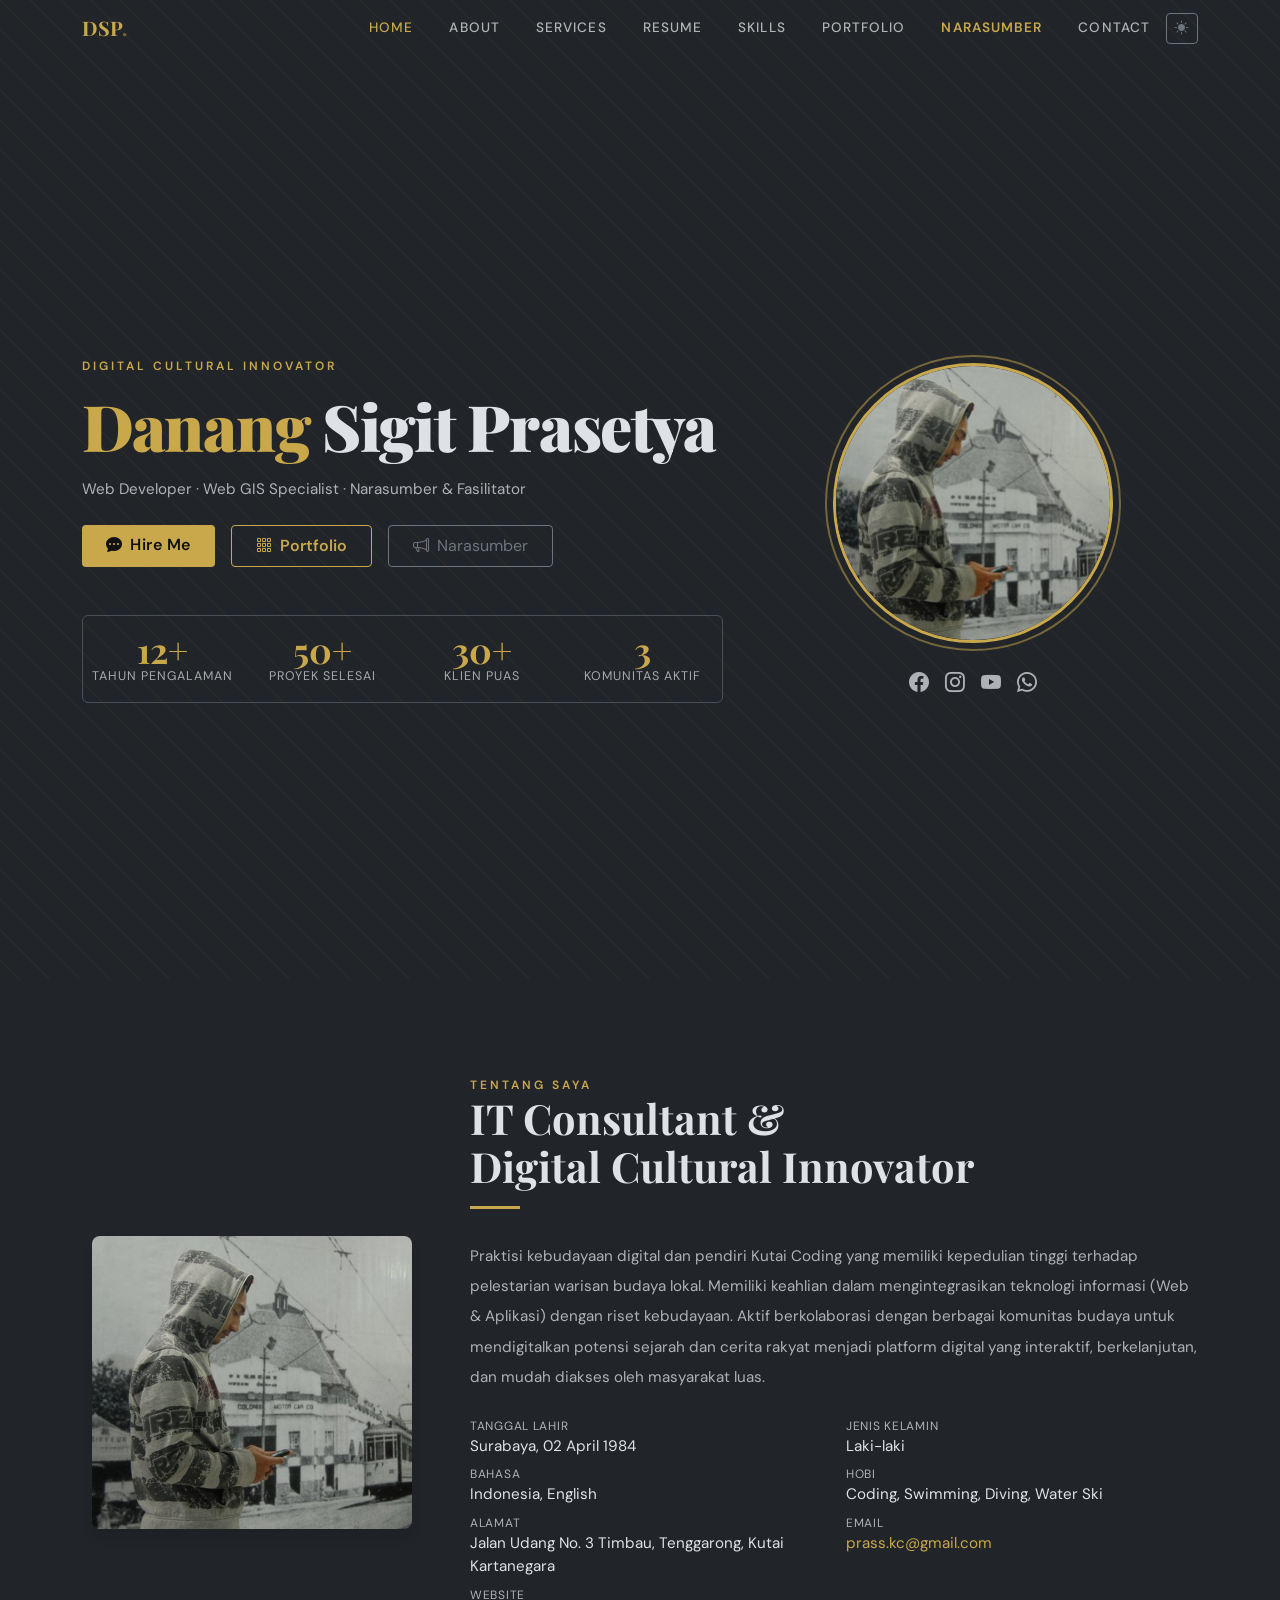
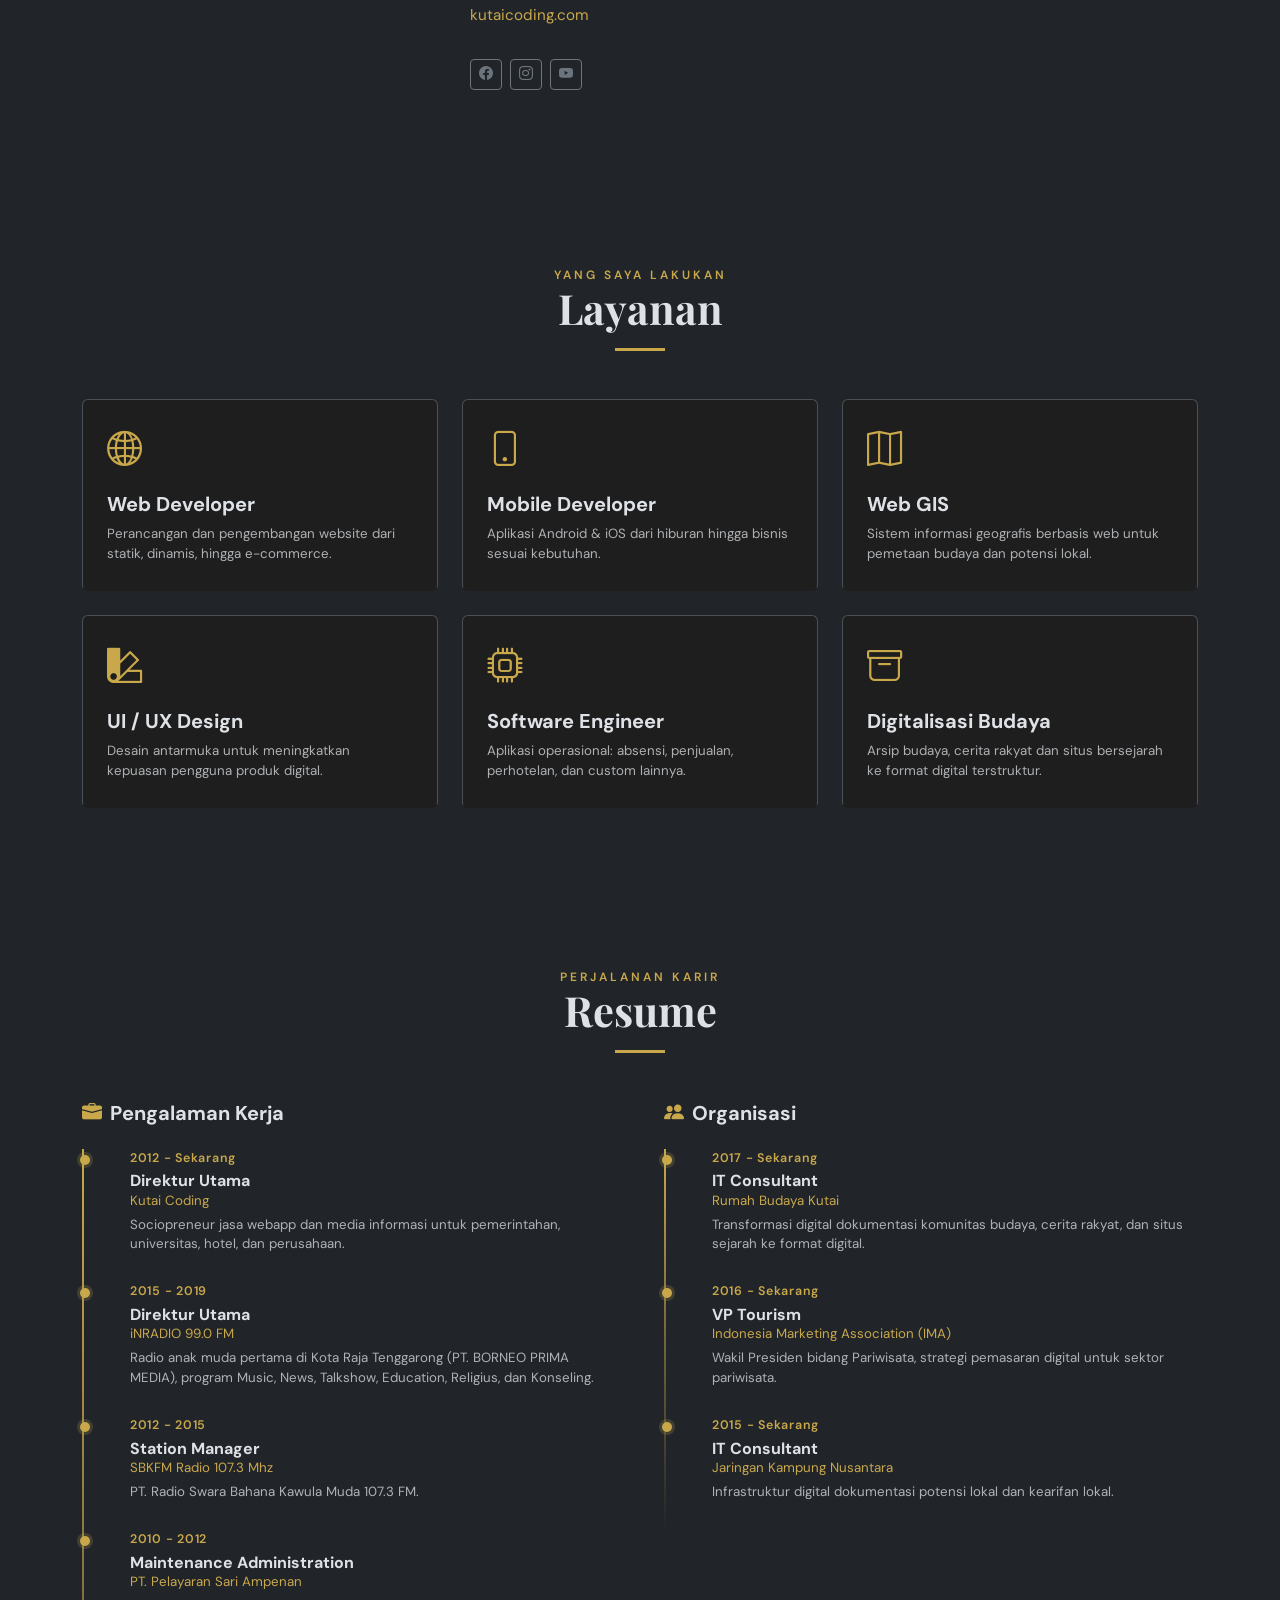
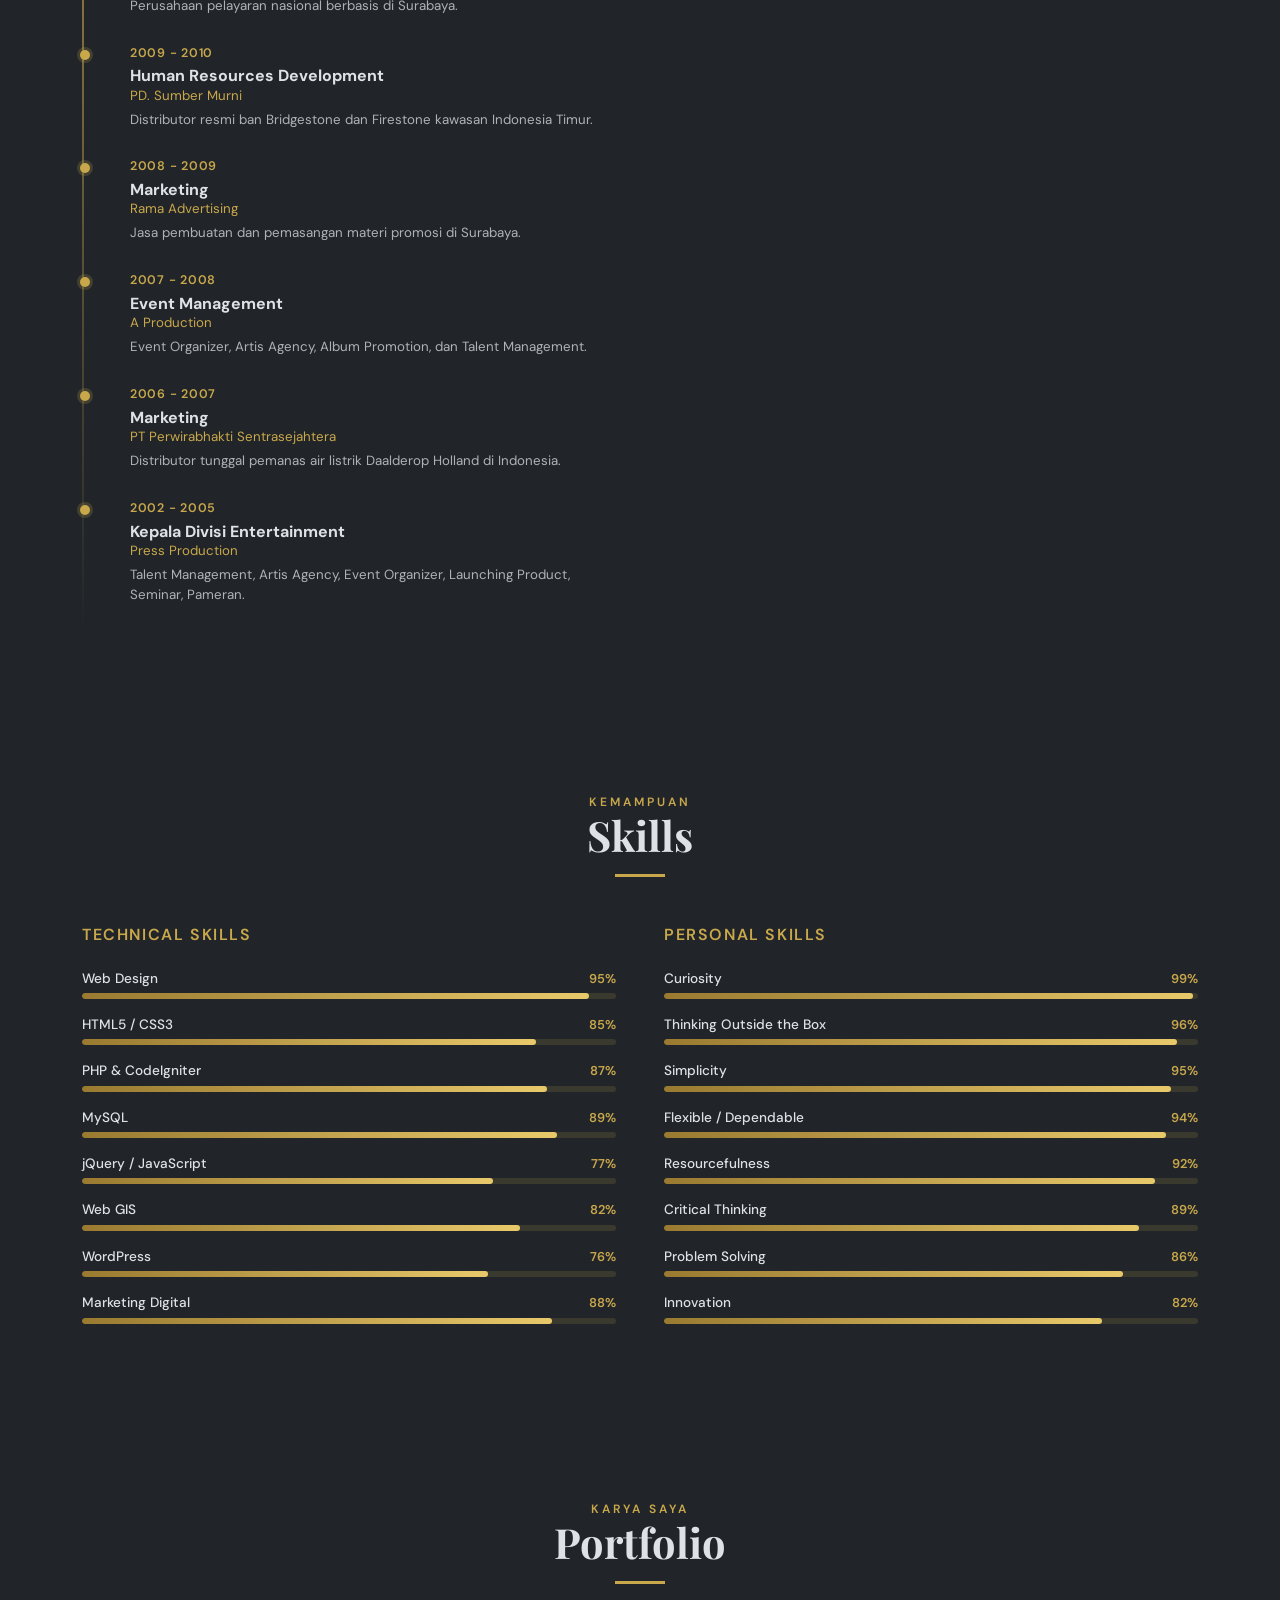
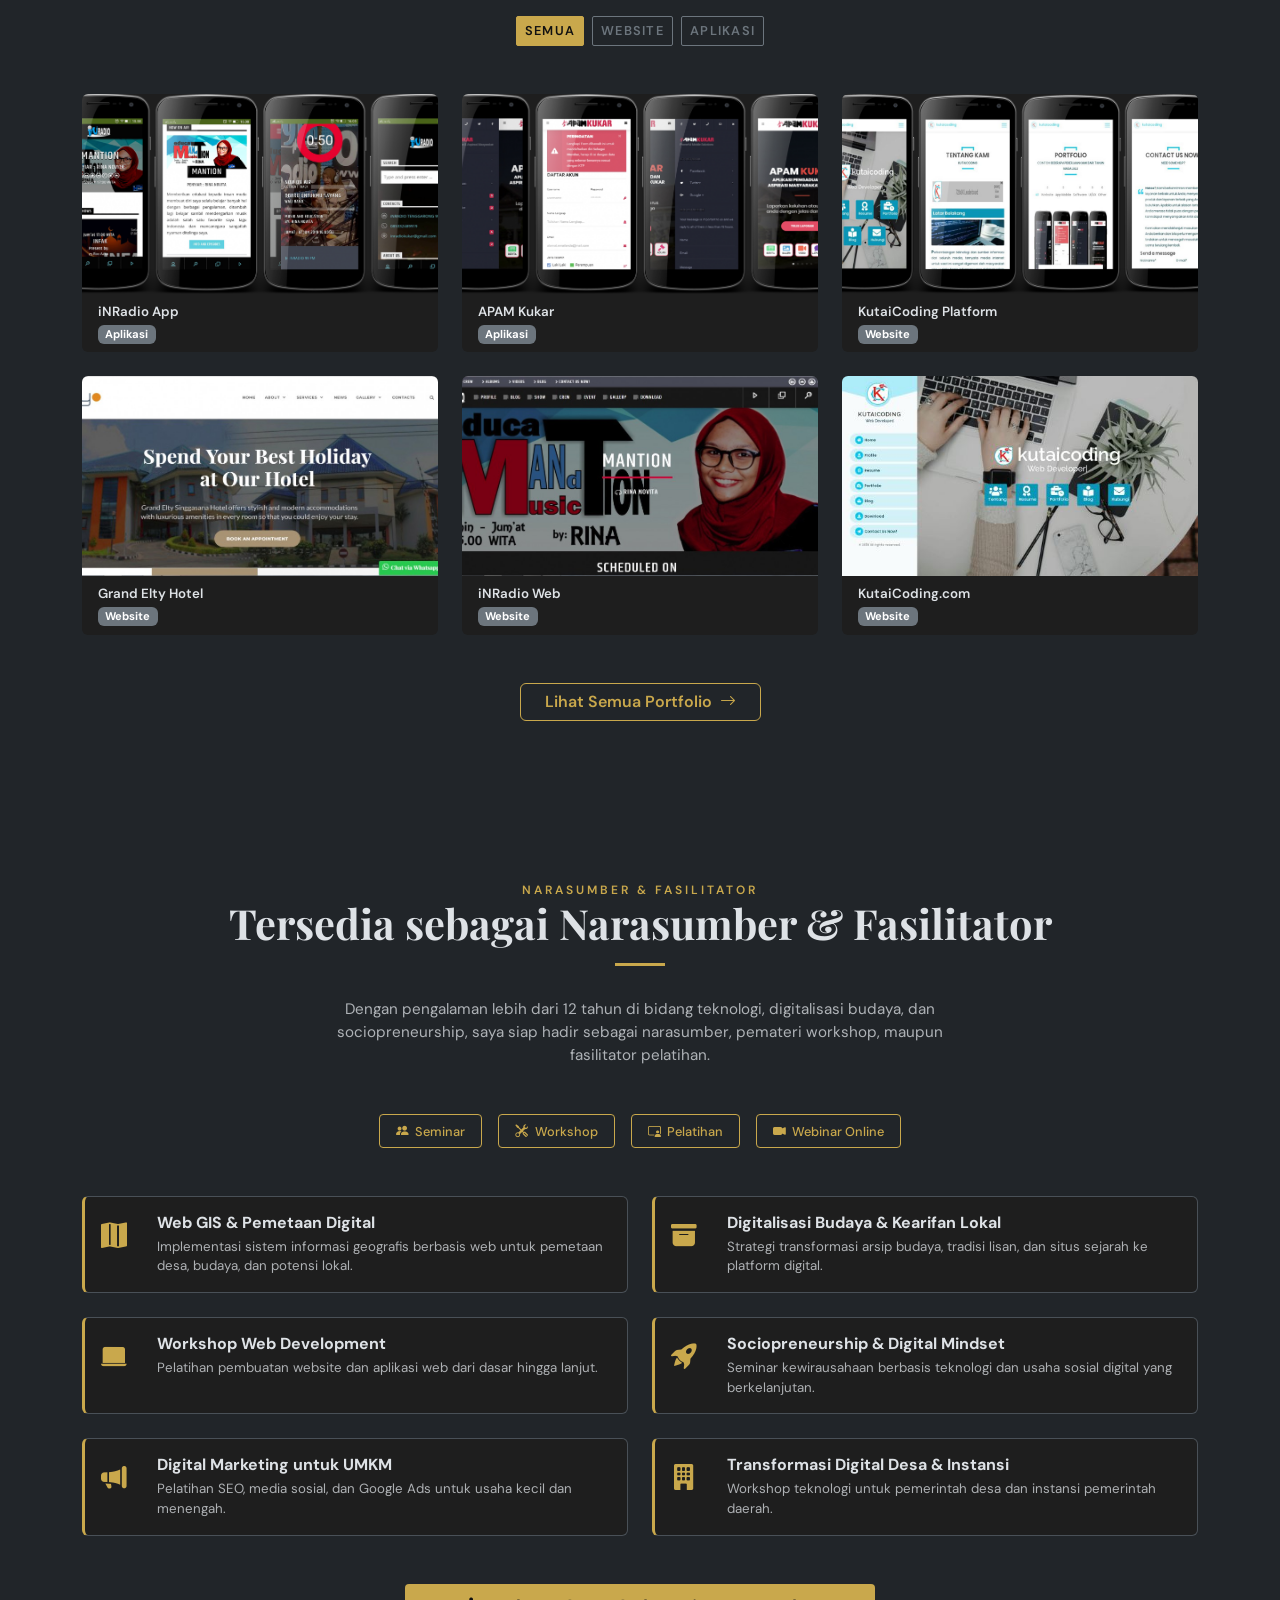
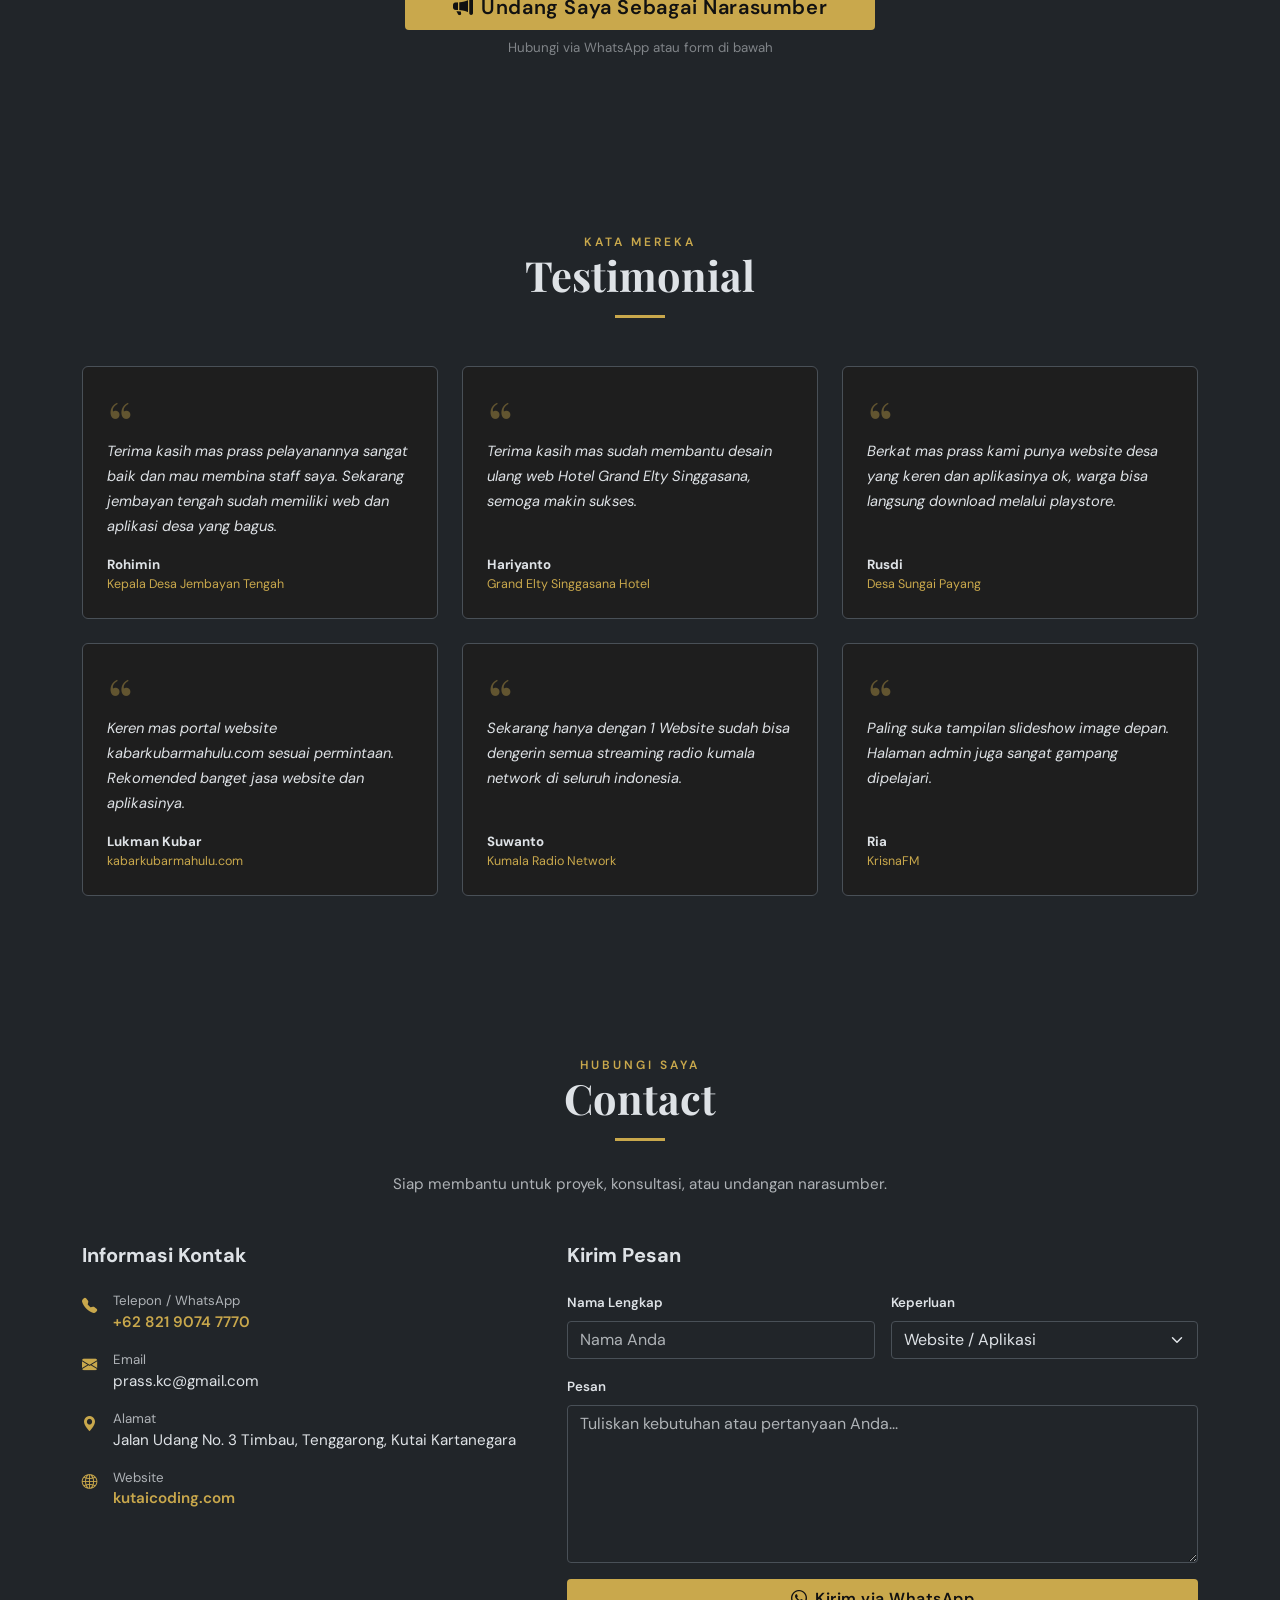
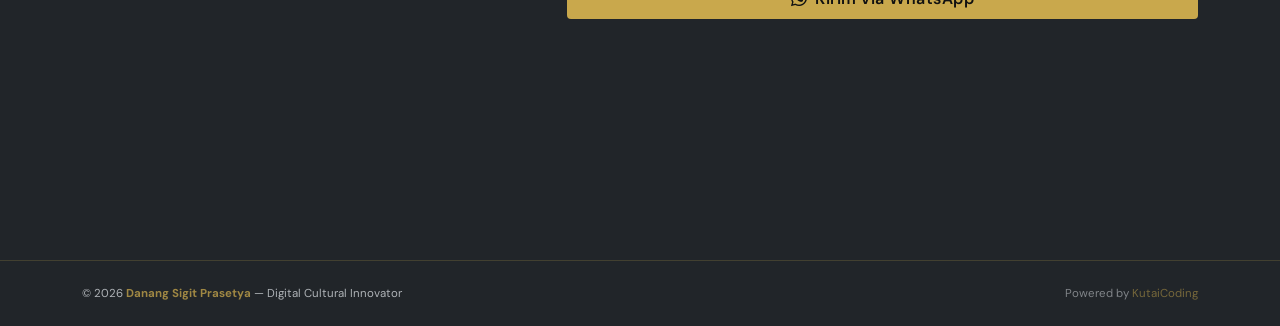
<file: index.html>
<!DOCTYPE html>
<html lang="id" data-bs-theme="dark">
    <head>
        <meta charset="UTF-8">
        <title>Danang Sigit Prasetya - Digital Cultural Innovator</title>
        <meta http-equiv="Content-Type" content="text/html; charset=UTF-8" />
        <meta http-equiv="Permissions-Policy" content="interest-cohort=()">
        <meta name="viewport" content="width=device-width, initial-scale=1.0, maximum-scale=1.0, user-scalable=no">
        <meta name="description" content="Danang Sigit Prasetya - IT Consultant, Web GIS Specialist & Digital Cultural Innovator di Tenggarong. Jasa website, aplikasi & narasumber workshop.">
        <meta name="keywords" content="Danang Sigit Prasetya, IT Consultant, Web Developer, Web GIS Specialist, Digital Cultural Innovator, Narasumber Workshop, Kutai Coding, Tenggarong, Kutai Kartanegara, Kaltim, Jasa Website, Jasa Aplikasi, Digitalisasi Budaya, Pemetaan Digital, Transformasi Digital Desa, Sociopreneurship, Rumah Budaya Kutai">
        <meta name="author" content="Danang Sigit Prasetya">
		<meta name="robots" content="all,index,follow">
		<meta http-equiv="Content-Language" content="id-ID">
		<meta NAME="Distribution" CONTENT="Global">
		<meta NAME="Rating" CONTENT="General">
		
		<!-- FAVICON -->
		<link href="images/favicon.ico" rel="shortcut icon" type="image/x-icon">
        <!-- Open Graph (Facebook, LinkedIn) -->
        <meta property="og:title" content="Danang Sigit Prasetya - Digital Cultural Innovator">
        <meta property="og:description" content="IT Consultant, Web GIS Specialist & Narasumber Workshop di Tenggarong, Kutai Kartanegara. Spesialis digitalisasi budaya dan pengembangan web.">
        <meta property="og:type" content="website">
        <meta property="og:url" content="https://prasspro.github.io/">
        <meta property="og:image" content="images/photos/prass.jpg">
        <meta property="og:locale" content="id_ID">
        
        <!-- Twitter Card -->
        <meta name="twitter:card" content="summary_large_image">
        <meta name="twitter:title" content="Danang Sigit Prasetya - Digital Cultural Innovator">
        <meta name="twitter:description" content="IT Consultant, Web GIS Specialist & Narasumber Workshop di Tenggarong.">
        <meta name="twitter:image" content="images/photos/prass.jpg">
        
        <!-- Geo Tag (penting untuk lokal SEO) -->
        <meta name="geo.region" content="ID-KI">
        <meta name="geo.placename" content="Tenggarong, Kutai Kartanegara">
        
        <!-- CSS FILES -->
        <link href="https://cdn.jsdelivr.net/npm/bootstrap@5.3.3/dist/css/bootstrap.min.css" rel="stylesheet">
        <link href="https://cdn.jsdelivr.net/npm/bootstrap-icons@1.11.3/font/bootstrap-icons.min.css" rel="stylesheet">
        <link href="https://fonts.googleapis.com/css2?family=Playfair+Display:ital,wght@0,400;0,700;0,900;1,400&family=DM+Sans:wght@300;400;500;600&display=swap" rel="stylesheet">
        <style>
            :root{--gold:#C9A84C;--gold-light:#E8C96A;--gold-dark:#9A7A30;--tr:.35s ease}
            html{scroll-behavior:smooth}
            body{font-family:'DM Sans',sans-serif;font-size:.95rem;transition:background-color var(--tr),color var(--tr)}
            h1,h2,h3,h4{font-family:'Playfair Display',serif}
            .text-gold{color:var(--gold)!important}
            .btn-gold{background:var(--gold);color:#111;border:none;font-weight:600;letter-spacing:.03em;transition:background var(--tr),transform .2s}
            .btn-gold:hover{background:var(--gold-light);color:#111;transform:translateY(-2px)}
            .btn-outline-gold{border:1.5px solid var(--gold);color:var(--gold);background:transparent;font-weight:600;transition:all var(--tr)}
            .btn-outline-gold:hover{background:var(--gold);color:#111}
            #mainNav{transition:background-color var(--tr),box-shadow var(--tr)}
            #mainNav.scrolled{box-shadow:0 2px 20px rgba(0,0,0,.15)}
            .nav-link{font-size:.85rem;letter-spacing:.08em;text-transform:uppercase;font-weight:500;transition:color var(--tr)}
            .nav-link:hover,.nav-link.active{color:var(--gold)!important}
            #home{min-height:100vh;position:relative;overflow:hidden}
            .hero-pattern{position:absolute;inset:0;opacity:.04;background-image:repeating-linear-gradient(45deg,var(--gold) 0,var(--gold) 1px,transparent 0,transparent 50%);background-size:30px 30px;pointer-events:none}
            .hero-photo-wrap{position:relative;display:inline-block}
            .hero-photo-wrap::before{content:'';position:absolute;inset:-8px;border:2px solid var(--gold);border-radius:50%;opacity:.5;animation:pulse-ring 3s ease-in-out infinite}
            @keyframes pulse-ring{0%,100%{transform:scale(1);opacity:.5}50%{transform:scale(1.04);opacity:.9}}
            .hero-photo{width:280px;height:280px;object-fit:cover;object-position:top;border:3px solid var(--gold)}
            .hero-name{font-size:clamp(2rem,6vw,4rem);font-weight:900;line-height:1.1;letter-spacing:-.02em}
            .section-label{font-size:.75rem;letter-spacing:.25em;text-transform:uppercase;font-weight:600;color:var(--gold)}
            .section-title{font-size:clamp(1.8rem,4vw,2.6rem);font-weight:700;line-height:1.15}
            .section-divider{width:50px;height:3px;background:var(--gold);margin:1rem 0 2rem}
            .stat-num{font-family:'Playfair Display',serif;font-size:2.2rem;font-weight:700;color:var(--gold);line-height:1}
            .stat-label{font-size:.78rem;letter-spacing:.08em;text-transform:uppercase;opacity:.7}
            .service-card{transition:transform var(--tr);border-bottom:3px solid transparent!important}
            .service-card:hover{transform:translateY(-6px);border-bottom-color:var(--gold)!important}
            .service-icon{font-size:2.2rem;color:var(--gold)}
            .timeline{position:relative;padding-left:1.5rem}
            .timeline::before{content:'';position:absolute;left:0;top:0;bottom:0;width:2px;background:linear-gradient(to bottom,var(--gold),transparent)}
            .timeline-item{position:relative;padding-left:1.5rem;padding-bottom:1.75rem}
            .timeline-item::before{content:'';position:absolute;left:-1.6rem;top:6px;width:10px;height:10px;border-radius:50%;background:var(--gold);box-shadow:0 0 0 3px rgba(201,168,76,.2)}
            .timeline-period{font-size:.78rem;letter-spacing:.06em;color:var(--gold);font-weight:600}
            .skill-bar .progress{height:6px;border-radius:3px;background:rgba(201,168,76,.15)}
            .skill-bar .progress-bar{background:linear-gradient(90deg,var(--gold-dark),var(--gold-light));border-radius:3px;width:0%;transition:width 1.2s ease}
            .skill-name{font-size:.85rem;font-weight:500}
            .skill-val{font-size:.8rem;color:var(--gold);font-weight:600}
            .filter-btn{font-size:.8rem;letter-spacing:.1em;text-transform:uppercase;font-weight:600;border-radius:2px}
            .filter-btn.active{background:var(--gold)!important;color:#111!important;border-color:var(--gold)!important}
            .portfolio-card{overflow:hidden;cursor:pointer}
            .portfolio-card img{transition:transform .5s ease;height:200px;object-fit:cover;width:100%}
            .portfolio-card:hover img{transform:scale(1.08)}
            .portfolio-overlay{position:absolute;inset:0;background:rgba(0,0,0,.7);display:flex;flex-direction:column;align-items:center;justify-content:center;opacity:0;transition:opacity var(--tr)}
            .portfolio-card:hover .portfolio-overlay{opacity:1}
            .speaker-topic-card{border-left:3px solid var(--gold)!important;transition:transform var(--tr)}
            .speaker-topic-card:hover{transform:translateX(6px)}
            .speaker-topic-icon{font-size:1.6rem;color:var(--gold);width:40px;flex-shrink:0}
            .format-badge{border:1.5px solid var(--gold);color:var(--gold);font-size:.8rem;border-radius:4px;padding:.4rem 1rem;display:inline-flex;align-items:center;gap:.4rem;font-weight:500}
            .testimonial-card::before{content:'\201C';font-family:'Playfair Display',serif;font-size:4rem;color:var(--gold);line-height:1;opacity:.4;display:block;margin-bottom:-1rem}
            .testimonial-card blockquote{font-style:italic;font-size:.92rem;line-height:1.7}
            .contact-info-item i{color:var(--gold);font-size:1.1rem;width:24px}
            footer{font-size:.82rem;border-top:1px solid rgba(201,168,76,.2)}
            footer a{color:var(--gold);text-decoration:none}
            .reveal{opacity:0;transform:translateY(30px);transition:opacity .7s ease,transform .7s ease}
            .reveal.visible{opacity:1;transform:translateY(0)}
            [data-bs-theme="dark"] .service-card{background:#1e1e1e}
            [data-bs-theme="dark"] .portfolio-card{background:#1e1e1e}
            [data-bs-theme="dark"] .speaker-topic-card{background:#1e1e1e}
            [data-bs-theme="dark"] .testimonial-card{background:#1e1e1e}
            [data-bs-theme="dark"] #mainNav.scrolled{background-color:#121212!important}
            [data-bs-theme="light"] .service-card,[data-bs-theme="light"] .portfolio-card,
            [data-bs-theme="light"] .speaker-topic-card,[data-bs-theme="light"] .testimonial-card{background:#fff}
            [data-bs-theme="light"] #mainNav.scrolled{background-color:#fff!important}
            @media(max-width:768px){.hero-photo{width:180px;height:180px}.hero-name{font-size:2rem}}
        </style>
    </head>
    <body>
        
        <!-- NAVBAR -->
        <nav id="mainNav" class="navbar navbar-expand-lg fixed-top">
            <div class="container">
                <a class="navbar-brand fw-bold text-gold" style="font-family:'Playfair Display',serif" href="#home">DSP<span class="opacity-50">.</span></a>
                <div class="d-flex align-items-center gap-2 order-lg-last">
                    <button id="themeToggle" class="btn btn-sm btn-outline-secondary px-2"><i class="bi bi-sun-fill"></i></button>
                    <button class="navbar-toggler border-0" type="button" data-bs-toggle="collapse" data-bs-target="#navMenu"><span class="navbar-toggler-icon"></span></button>
                </div>
                <div class="collapse navbar-collapse" id="navMenu">
                    <ul class="navbar-nav ms-auto gap-lg-1 py-3 py-lg-0">
                        <li class="nav-item"><a class="nav-link px-3" href="#home">Home</a></li>
                        <li class="nav-item"><a class="nav-link px-3" href="#about">About</a></li>
                        <li class="nav-item"><a class="nav-link px-3" href="#services">Services</a></li>
                        <li class="nav-item"><a class="nav-link px-3" href="#resume">Resume</a></li>
                        <li class="nav-item"><a class="nav-link px-3" href="#skills">Skills</a></li>
                        <li class="nav-item"><a class="nav-link px-3" href="#portfolio">Portfolio</a></li>
                        <li class="nav-item"><a class="nav-link px-3 text-gold fw-semibold" href="#speaker">Narasumber</a></li>
                        <li class="nav-item"><a class="nav-link px-3" href="#contact">Contact</a></li>
                    </ul>
                </div>
            </div>
        </nav>
        
        <!-- HERO -->
        <section id="home" class="d-flex align-items-center">
            <div class="hero-pattern"></div>
            <div class="container position-relative" style="padding-top:80px">
                <div class="row align-items-center min-vh-100">
                    <div class="col-lg-7 order-2 order-lg-1 text-center text-lg-start">
                        <p class="section-label mb-3">Digital Cultural Innovator</p>
                        <h1 class="hero-name mb-3" id="heroName"></h1>
                        <p class="opacity-75 mb-4" id="heroSubtitle"></p>
                        <div class="d-flex flex-wrap gap-3 justify-content-center justify-content-lg-start mb-5">
                            <a href="#contact" class="btn btn-gold px-4 py-2 rounded-1"><i class="bi bi-chat-dots-fill me-2"></i>Hire Me</a>
                            <a href="#portfolio" class="btn btn-outline-gold px-4 py-2 rounded-1"><i class="bi bi-grid-3x3-gap me-2"></i>Portfolio</a>
                            <a href="#speaker" class="btn btn-outline-secondary px-4 py-2 rounded-1"><i class="bi bi-megaphone me-2"></i>Narasumber</a>
                        </div>
                        <div class="row row-cols-4 g-0 border rounded-2 overflow-hidden" id="heroStats"></div>
                    </div>
                    <div class="col-lg-5 order-1 order-lg-2 text-center mb-5 mb-lg-0">
                        <div class="hero-photo-wrap mx-auto d-inline-block">
                            <img id="heroPhoto" src="" alt="" class="hero-photo rounded-circle">
                        </div>
                        <div class="mt-4 d-flex justify-content-center gap-3">
                            <a href="https://facebook.com/prasspro" target="_blank" class="text-muted fs-5"><i class="bi bi-facebook"></i></a>
                            <a href="https://instagram.com/prasskc" target="_blank" class="text-muted fs-5"><i class="bi bi-instagram"></i></a>
                            <a href="https://youtube.com/prasspro" target="_blank" class="text-muted fs-5"><i class="bi bi-youtube"></i></a>
                            <a href="https://api.whatsapp.com/send?phone=6282190747770" target="_blank" class="text-muted fs-5"><i class="bi bi-whatsapp"></i></a>
                        </div>
                    </div>
                </div>
            </div>
        </section>
        
        <!-- ABOUT -->
        <section id="about" class="py-5" style="padding-top:6rem!important;padding-bottom:6rem!important">
            <div class="container">
                <div class="row g-5 align-items-center">
                    <div class="col-lg-4 text-center reveal">
                        <img id="aboutPhoto" src="" alt="" class="img-fluid rounded-3 shadow" style="max-width:320px;filter:grayscale(20%)">
                    </div>
                    <div class="col-lg-8">
                        <div class="reveal">
                            <div class="section-label">Tentang Saya</div>
                            <h2 class="section-title">IT Consultant &amp;<br>Digital Cultural Innovator</h2>
                            <div class="section-divider"></div>
                            <p class="opacity-75 lh-lg mb-4" id="aboutBioLong"></p>
                        </div>
                        <div class="row mb-4" id="aboutInfo"></div>
                        <div id="aboutSocial"></div>
                    </div>
                </div>
            </div>
        </section>
        
        <!-- SERVICES -->
        <section id="services" class="py-5" style="padding-top:5rem!important;padding-bottom:5rem!important">
            <div class="container">
                <div class="text-center mb-5 reveal">
                    <div class="section-label">Yang Saya Lakukan</div>
                    <h2 class="section-title">Layanan</h2>
                    <div class="section-divider mx-auto"></div>
                </div>
                <div class="row g-4" id="servicesGrid"></div>
            </div>
        </section>
        
        <!-- RESUME -->
        <section id="resume" class="py-5" style="padding-top:5rem!important;padding-bottom:5rem!important">
            <div class="container">
                <div class="text-center mb-5 reveal">
                    <div class="section-label">Perjalanan Karir</div>
                    <h2 class="section-title">Resume</h2>
                    <div class="section-divider mx-auto"></div>
                </div>
                <div class="row g-5">
                    <div class="col-lg-6">
                        <h5 class="fw-bold mb-4 reveal"><i class="bi bi-briefcase-fill text-gold me-2"></i>Pengalaman Kerja</h5>
                        <div class="timeline" id="workTimeline"></div>
                    </div>
                    <div class="col-lg-6">
                        <h5 class="fw-bold mb-4 reveal"><i class="bi bi-people-fill text-gold me-2"></i>Organisasi</h5>
                        <div class="timeline mb-5" id="orgTimeline"></div>
                        <h5 class="fw-bold mb-4 reveal d-none"><i class="bi bi-mortarboard-fill text-gold me-2"></i>Pendidikan</h5>
                        <div class="timeline d-none" id="eduTimeline"></div>
                    </div>
                </div>
            </div>
        </section>
        
        <!-- SKILLS -->
        <section id="skills" class="py-5" style="padding-top:5rem!important;padding-bottom:5rem!important">
            <div class="container">
                <div class="text-center mb-5 reveal">
                    <div class="section-label">Kemampuan</div>
                    <h2 class="section-title">Skills</h2>
                    <div class="section-divider mx-auto"></div>
                </div>
                <div class="row g-5">
                    <div class="col-lg-6">
                        <h6 class="text-gold fw-semibold mb-4 text-uppercase" style="letter-spacing:.1em">Technical Skills</h6>
                        <div id="skillsWork"></div>
                    </div>
                    <div class="col-lg-6">
                        <h6 class="text-gold fw-semibold mb-4 text-uppercase" style="letter-spacing:.1em">Personal Skills</h6>
                        <div id="skillsPersonal"></div>
                    </div>
                </div>
            </div>
        </section>
        
        <!-- PORTFOLIO -->
        <section id="portfolio" class="py-5" style="padding-top:5rem!important;padding-bottom:5rem!important">
            <div class="container">
                <div class="text-center mb-5 reveal">
                    <div class="section-label">Karya Saya</div>
                    <h2 class="section-title">Portfolio</h2>
                    <div class="section-divider mx-auto"></div>
                    <div class="d-flex justify-content-center gap-2 flex-wrap mt-3">
                        <button class="btn btn-sm btn-outline-secondary filter-btn active" data-filter="all">Semua</button>
                        <button class="btn btn-sm btn-outline-secondary filter-btn" data-filter="website">Website</button>
                        <button class="btn btn-sm btn-outline-secondary filter-btn" data-filter="aplikasi">Aplikasi</button>
                    </div>
                </div>
                <div class="row g-4" id="portfolioGrid"></div>
                <div class="text-center mt-5 reveal">
                    <a href="https://kutaicoding.com/portfolio" target="_blank" class="btn btn-outline-gold px-4">Lihat Semua Portfolio <i class="bi bi-arrow-right ms-1"></i></a>
                </div>
            </div>
        </section>
        
        <!-- SPEAKER -->
        <section id="speaker" class="py-5" style="padding-top:5rem!important;padding-bottom:5rem!important">
            <div class="container">
                <div class="text-center mb-5 reveal">
                    <div class="section-label">Narasumber &amp; Fasilitator</div>
                    <h2 class="section-title" id="speakerHeadline"></h2>
                    <div class="section-divider mx-auto"></div>
                    <p class="opacity-75 mx-auto" style="max-width:640px" id="speakerDesc"></p>
                </div>
                <div class="d-flex justify-content-center flex-wrap gap-3 mb-5 reveal" id="speakerFormats"></div>
                <div class="row g-4 mb-5" id="speakerTopics"></div>
                <div class="text-center reveal">
                    <button id="speakerCta" class="btn btn-gold btn-lg px-5 rounded-1">
                        <i class="bi bi-megaphone-fill me-2"></i>Undang Saya Sebagai Narasumber
                    </button>
                    <p class="small opacity-50 mt-2">Hubungi via WhatsApp atau form di bawah</p>
                </div>
            </div>
        </section>
        
        <!-- TESTIMONIALS -->
        <section id="testimonials" class="py-5" style="padding-top:5rem!important;padding-bottom:5rem!important">
            <div class="container">
                <div class="text-center mb-5 reveal">
                    <div class="section-label">Kata Mereka</div>
                    <h2 class="section-title">Testimonial</h2>
                    <div class="section-divider mx-auto"></div>
                </div>
                <div class="row g-4" id="testimonialsGrid"></div>
            </div>
        </section>
        
        <!-- CONTACT -->
        <section id="contact" class="py-5" style="padding-top:5rem!important;padding-bottom:5rem!important">
            <div class="container">
                <div class="text-center mb-5 reveal">
                    <div class="section-label">Hubungi Saya</div>
                    <h2 class="section-title">Contact</h2>
                    <div class="section-divider mx-auto"></div>
                    <p class="opacity-75">Siap membantu untuk proyek, konsultasi, atau undangan narasumber.</p>
                </div>
                <div class="row g-5 align-items-start">
                    <div class="col-lg-5 reveal">
                        <h5 class="fw-bold mb-4">Informasi Kontak</h5>
                        <div class="d-flex flex-column gap-3 mb-4">
                            <div class="d-flex align-items-start gap-3">
                                <i class="bi bi-telephone-fill mt-1 text-gold"></i>
                                <div><div class="small text-muted">Telepon / WhatsApp</div>
                                <a href="https://api.whatsapp.com/send?phone=6282190747770" target="_blank" class="text-gold text-decoration-none fw-semibold" id="contactPhone"></a></div>
                            </div>
                            <div class="d-flex align-items-start gap-3">
                                <i class="bi bi-envelope-fill mt-1 text-gold"></i>
                                <div><div class="small text-muted">Email</div><span id="contactEmail"></span></div>
                            </div>
                            <div class="d-flex align-items-start gap-3">
                                <i class="bi bi-geo-alt-fill mt-1 text-gold"></i>
                                <div><div class="small text-muted">Alamat</div><span id="contactAddress"></span></div>
                            </div>
                            <div class="d-flex align-items-start gap-3">
                                <i class="bi bi-globe2 mt-1 text-gold"></i>
                                <div><div class="small text-muted">Website</div>
                                <a href="https://kutaicoding.com" target="_blank" class="text-gold text-decoration-none fw-semibold" id="contactWeb"></a></div>
                            </div>
                        </div>
                        <div class="ratio ratio-16x9 rounded-2 overflow-hidden">
                            <iframe src="https://maps.google.com/maps?q=Tenggarong+Kutai+Kartanegara&output=embed" allowfullscreen loading="lazy" style="border:0;filter:grayscale(.4)"></iframe>
                        </div>
                    </div>
                    <div class="col-lg-7 reveal">
                        <h5 class="fw-bold mb-4">Kirim Pesan</h5>
                        <div class="row g-3">
                            <div class="col-sm-6">
                                <label class="form-label small fw-semibold">Nama Lengkap</label>
                                <input type="text" id="cName" class="form-control rounded-1" placeholder="Nama Anda">
                            </div>
                            <div class="col-sm-6">
                                <label class="form-label small fw-semibold">Keperluan</label>
                                <select id="cSubject" class="form-select rounded-1">
                                    <option>Website / Aplikasi</option>
                                    <option>Konsultasi IT</option>
                                    <option>Web GIS</option>
                                    <option>Undangan Narasumber / Workshop</option>
                                    <option>Digitalisasi Budaya</option>
                                    <option>Lainnya</option>
                                </select>
                            </div>
                            <div class="col-12">
                                <label class="form-label small fw-semibold">Pesan</label>
                                <textarea id="cMsg" class="form-control rounded-1" rows="6" placeholder="Tuliskan kebutuhan atau pertanyaan Anda..."></textarea>
                            </div>
                            <div class="col-12">
                                <button id="sendWa" class="btn btn-gold w-100 py-2 rounded-1 fw-semibold">
                                    <i class="bi bi-whatsapp me-2"></i>Kirim via WhatsApp
                                </button>
                            </div>
                        </div>
                    </div>
                </div>
            </div>
        </section>
        
        <!-- FOOTER -->
        <footer class="py-4 text-center">
            <div class="container">
                <div class="d-flex flex-column flex-md-row justify-content-between align-items-center gap-2">
                    <div class="opacity-75 small">&copy; <span id="footerYear"></span> <strong class="text-gold">Danang Sigit Prasetya</strong> — Digital Cultural Innovator</div>
                    <div class="small opacity-50">Powered by <a href="https://kutaicoding.com" target="_blank">KutaiCoding</a></div>
                </div>
            </div>
        </footer>
        
        <script src="https://cdn.jsdelivr.net/npm/bootstrap@5.3.3/dist/js/bootstrap.bundle.min.js"></script>
        <script>
            // ===== DATA =====
            const DATA = {
                profile:{
                    name:"Danang Sigit Prasetya",
                    subtitle:"Web Developer · Web GIS Specialist · Narasumber & Fasilitator",
                    photo:"images/photos/prass2.jpg",
                    bio_long:"Praktisi kebudayaan digital dan pendiri Kutai Coding yang memiliki kepedulian tinggi terhadap pelestarian warisan budaya lokal. Memiliki keahlian dalam mengintegrasikan teknologi informasi (Web & Aplikasi) dengan riset kebudayaan. Aktif berkolaborasi dengan berbagai komunitas budaya untuk mendigitalkan potensi sejarah dan cerita rakyat menjadi platform digital yang interaktif, berkelanjutan, dan mudah diakses oleh masyarakat luas.",
                    dob:"02 April 1984", gender:"Laki-laki", birthplace:"Surabaya",
                    languages:"Indonesia, English", hobbies:"Coding, Swimming, Diving, Water Ski",
                    address:"Jalan Udang No. 3 Timbau, Tenggarong, Kutai Kartanegara",
                    phone:"+62 821 9074 7770", whatsapp:"6282190747770",
                    email:"prass.kc@gmail.com", website:"https://kutaicoding.com",
                    social:{facebook:"https://facebook.com/prasspro",instagram:"https://instagram.com/prasskc",youtube:"https://youtube.com/prasspro"},
                    stats:[{label:"Tahun Pengalaman",value:"12+"},{label:"Proyek Selesai",value:"50+"},{label:"Klien Puas",value:"30+"},{label:"Komunitas Aktif",value:"3"}]
                },
                services:[
                {icon:"bi-globe2",title:"Web Developer",desc:"Perancangan dan pengembangan website dari statik, dinamis, hingga e-commerce."},
                {icon:"bi-phone",title:"Mobile Developer",desc:"Aplikasi Android & iOS dari hiburan hingga bisnis sesuai kebutuhan."},
                {icon:"bi-map",title:"Web GIS",desc:"Sistem informasi geografis berbasis web untuk pemetaan budaya dan potensi lokal."},
                {icon:"bi-palette2",title:"UI / UX Design",desc:"Desain antarmuka untuk meningkatkan kepuasan pengguna produk digital."},
                {icon:"bi-cpu",title:"Software Engineer",desc:"Aplikasi operasional: absensi, penjualan, perhotelan, dan custom lainnya."},
                {icon:"bi-archive",title:"Digitalisasi Budaya",desc:"Arsip budaya, cerita rakyat dan situs bersejarah ke format digital terstruktur."}
                ],
                experience:[
                {period:"2012 - Sekarang",title:"Direktur Utama",company:"Kutai Coding",desc:"Sociopreneur jasa webapp dan media informasi untuk pemerintahan, universitas, hotel, dan perusahaan."},
                {period:"2015 - 2019",title:"Direktur Utama",company:"iNRADIO 99.0 FM",desc:"Radio anak muda pertama di Kota Raja Tenggarong (PT. BORNEO PRIMA MEDIA), program Music, News, Talkshow, Education, Religius, dan Konseling."},
                {period:"2012 - 2015",title:"Station Manager",company:"SBKFM Radio 107.3 Mhz",desc:"PT. Radio Swara Bahana Kawula Muda 107.3 FM."},
                {period:"2010 - 2012",title:"Maintenance Administration",company:"PT. Pelayaran Sari Ampenan",desc:"Perusahaan pelayaran nasional berbasis di Surabaya."},
                {period:"2009 - 2010",title:"Human Resources Development",company:"PD. Sumber Murni",desc:"Distributor resmi ban Bridgestone dan Firestone kawasan Indonesia Timur."},
                {period:"2008 - 2009",title:"Marketing",company:"Rama Advertising",desc:"Jasa pembuatan dan pemasangan materi promosi di Surabaya."},
                {period:"2007 - 2008",title:"Event Management",company:"A Production",desc:"Event Organizer, Artis Agency, Album Promotion, dan Talent Management."},
                {period:"2006 - 2007",title:"Marketing",company:"PT Perwirabhakti Sentrasejahtera",desc:"Distributor tunggal pemanas air listrik Daalderop Holland di Indonesia."},
                {period:"2002 - 2005",title:"Kepala Divisi Entertainment",company:"Press Production",desc:"Talent Management, Artis Agency, Event Organizer, Launching Product, Seminar, Pameran."}
                ],
                organization:[
                {period:"2017 - Sekarang",title:"IT Consultant",company:"Rumah Budaya Kutai",desc:"Transformasi digital dokumentasi komunitas budaya, cerita rakyat, dan situs sejarah ke format digital."},
                {period:"2016 - Sekarang",title:"VP Tourism",company:"Indonesia Marketing Association (IMA)",desc:"Wakil Presiden bidang Pariwisata, strategi pemasaran digital untuk sektor pariwisata."},
                {period:"2015 - Sekarang",title:"IT Consultant",company:"Jaringan Kampung Nusantara",desc:"Infrastruktur digital dokumentasi potensi lokal dan kearifan lokal."}
                ],
                education:[{period:"1999 - 2002",school:"SMA PGRI 8 Surabaya",major:"Ilmu Pengetahuan Sosial (IPS)",desc:"Lulus jurusan IPS"}],
                skills_work:[
                {name:"Web Design",value:95},{name:"HTML5 / CSS3",value:85},{name:"PHP & CodeIgniter",value:87},
                {name:"MySQL",value:89},{name:"jQuery / JavaScript",value:77},{name:"Web GIS",value:82},
                {name:"WordPress",value:76},{name:"Marketing Digital",value:88}
                ],
                skills_personal:[
                {name:"Curiosity",value:99},{name:"Thinking Outside the Box",value:96},{name:"Simplicity",value:95},
                {name:"Flexible / Dependable",value:94},{name:"Resourcefulness",value:92},
                {name:"Critical Thinking",value:89},{name:"Problem Solving",value:86},{name:"Innovation",value:82}
                ],
                portfolio:[
                {title:"iNRadio App",category:"aplikasi",img:"images/photos/app_radio.png",link:"https://kutaicoding.com/portfolio",desc:"Aplikasi mobile streaming radio iNRADIO Tenggarong"},
                {title:"APAM Kukar",category:"aplikasi",img:"images/photos/app_apam.png",link:"https://kutaicoding.com/portfolio",desc:"Aplikasi Pelayanan Administrasi Masyarakat Kutai Kartanegara"},
                {title:"KutaiCoding Platform",category:"website",img:"images/photos/kutaicodf.png",link:"https://kutaicoding.com",desc:"Platform komunitas pengembang teknologi lokal Kutai"},
                {title:"Grand Elty Hotel",category:"website",img:"images/photos/eltyhotel.jpg",link:"https://kutaicoding.com/portfolio",desc:"Website Hotel Grand Elty Singgasana Tenggarong"},
                {title:"iNRadio Web",category:"website",img:"images/photos/webinradio.jpg",link:"https://inradio.co.id",desc:"Website dan streaming platform inradio.co.id"},
                {title:"KutaiCoding.com",category:"website",img:"images/photos/kutaicod.jpg",link:"https://kutaicoding.com",desc:"Redesign website utama kutaicoding.com"}
                ],
                speaker:{
                    headline:"Tersedia sebagai Narasumber & Fasilitator",
                    desc:"Dengan pengalaman lebih dari 12 tahun di bidang teknologi, digitalisasi budaya, dan sociopreneurship, saya siap hadir sebagai narasumber, pemateri workshop, maupun fasilitator pelatihan.",
                    topics:[
                    {icon:"bi-map-fill",title:"Web GIS & Pemetaan Digital",desc:"Implementasi sistem informasi geografis berbasis web untuk pemetaan desa, budaya, dan potensi lokal."},
                    {icon:"bi-archive-fill",title:"Digitalisasi Budaya & Kearifan Lokal",desc:"Strategi transformasi arsip budaya, tradisi lisan, dan situs sejarah ke platform digital."},
                    {icon:"bi-laptop-fill",title:"Workshop Web Development",desc:"Pelatihan pembuatan website dan aplikasi web dari dasar hingga lanjut."},
                    {icon:"bi-rocket-takeoff-fill",title:"Sociopreneurship & Digital Mindset",desc:"Seminar kewirausahaan berbasis teknologi dan usaha sosial digital yang berkelanjutan."},
                    {icon:"bi-megaphone-fill",title:"Digital Marketing untuk UMKM",desc:"Pelatihan SEO, media sosial, dan Google Ads untuk usaha kecil dan menengah."},
                    {icon:"bi-building-fill",title:"Transformasi Digital Desa & Instansi",desc:"Workshop teknologi untuk pemerintah desa dan instansi pemerintah daerah."}
                    ],
                    formats:[{icon:"bi-people-fill",label:"Seminar"},{icon:"bi-tools",label:"Workshop"},{icon:"bi-person-video3",label:"Pelatihan"},{icon:"bi-camera-video-fill",label:"Webinar Online"}]
                },
                testimonials:[
                {name:"Rohimin",role:"Kepala Desa Jembayan Tengah",text:"Terima kasih mas prass pelayanannya sangat baik dan mau membina staff saya. Sekarang jembayan tengah sudah memiliki web dan aplikasi desa yang bagus."},
                {name:"Hariyanto",role:"Grand Elty Singgasana Hotel",text:"Terima kasih mas sudah membantu desain ulang web Hotel Grand Elty Singgasana, semoga makin sukses."},
                {name:"Rusdi",role:"Desa Sungai Payang",text:"Berkat mas prass kami punya website desa yang keren dan aplikasinya ok, warga bisa langsung download melalui playstore."},
                {name:"Lukman Kubar",role:"kabarkubarmahulu.com",text:"Keren mas portal website kabarkubarmahulu.com sesuai permintaan. Rekomended banget jasa website dan aplikasinya."},
                {name:"Suwanto",role:"Kumala Radio Network",text:"Sekarang hanya dengan 1 Website sudah bisa dengerin semua streaming radio kumala network di seluruh indonesia."},
                {name:"Ria",role:"KrisnaFM",text:"Paling suka tampilan slideshow image depan. Halaman admin juga sangat gampang dipelajari."}
                ]
            };
            
            // ===== UTILS =====
            function g(id){ return document.getElementById(id); }
            function set(id, fn){
                var e = g(id);
                if(e) fn(e);
            }
            
            // ===== THEME =====
            function initTheme(){
                var t = localStorage.getItem('dsp-theme') || 'dark';
                document.documentElement.setAttribute('data-bs-theme', t);
                setIcon(t);
            }
            function setIcon(t){
                set('themeToggle', function(b){
                    b.innerHTML = t==='dark' ? '<i class="bi bi-sun-fill"></i>' : '<i class="bi bi-moon-fill"></i>';
                });
            }
            g('themeToggle').addEventListener('click', function(){
                var cur = document.documentElement.getAttribute('data-bs-theme');
                var nxt = cur==='dark' ? 'light' : 'dark';
                document.documentElement.setAttribute('data-bs-theme', nxt);
                localStorage.setItem('dsp-theme', nxt);
                setIcon(nxt);
            });
            
            // ===== NAVBAR =====
            window.addEventListener('scroll', function(){
                g('mainNav').classList.toggle('scrolled', window.scrollY > 60);
            }, {passive:true});
            document.querySelectorAll('section[id]').forEach(function(sec){
                new IntersectionObserver(function(entries){
                    entries.forEach(function(e){
                        if(e.isIntersecting){
                            document.querySelectorAll('.nav-link[href^="#"]').forEach(function(l){ l.classList.remove('active'); });
                            var a = document.querySelector('.nav-link[href="#'+e.target.id+'"]');
                            if(a) a.classList.add('active');
                        }
                    });
                },{threshold:0.4}).observe(sec);
            });
            document.querySelectorAll('.nav-link').forEach(function(l){
                l.addEventListener('click', function(){
                    var c = document.querySelector('.navbar-collapse');
                    if(c && c.classList.contains('show')) g('navMenu').previousElementSibling.click();
                });
            });
            
            // ===== REVEAL =====
            var revealIO = new IntersectionObserver(function(entries){
                entries.forEach(function(e){
                    if(e.isIntersecting){ e.target.classList.add('visible'); revealIO.unobserve(e.target); }
                });
            },{threshold:0.1});
            
            // ===== SKILL BARS =====
            new IntersectionObserver(function(entries){
                entries.forEach(function(e){
                    if(e.isIntersecting){
                        e.target.querySelectorAll('.progress-bar').forEach(function(b){ b.style.width = b.getAttribute('data-width')+'%'; });
                    }
                });
            },{threshold:0.2}).observe(g('skills'));
            
            // ===== PORTFOLIO FILTER =====
            document.querySelectorAll('.filter-btn').forEach(function(btn){
                btn.addEventListener('click', function(){
                    document.querySelectorAll('.filter-btn').forEach(function(b){ b.classList.remove('active'); });
                    btn.classList.add('active');
                    var f = btn.getAttribute('data-filter');
                    document.querySelectorAll('.pf-item').forEach(function(item){
                        item.style.display = (f==='all' || item.getAttribute('data-cat')===f) ? '' : 'none';
                    });
                });
            });
            
            // ===== RENDER HERO =====
            set('heroName', function(e){
                e.innerHTML = DATA.profile.name.split(' ').map(function(w,i){
                    return i===0 ? '<span class="text-gold">'+w+'</span>' : ' '+w;
                }).join('');
            });
            set('heroSubtitle', function(e){ e.textContent = DATA.profile.subtitle; });
            set('heroPhoto', function(e){ e.src = DATA.profile.photo; e.alt = DATA.profile.name; });
            set('heroStats', function(e){
                e.innerHTML = DATA.profile.stats.map(function(s){
                    return '<div class="stat-item text-center col py-3"><div class="stat-num">'+s.value+'</div><div class="stat-label">'+s.label+'</div></div>';
                }).join('');
            });
            
            // ===== RENDER ABOUT =====
            set('aboutPhoto', function(e){ e.src = DATA.profile.photo; e.alt = DATA.profile.name; });
            set('aboutBioLong', function(e){ e.textContent = DATA.profile.bio_long; });
            set('aboutInfo', function(e){
                var rows = [
                ['Tanggal Lahir', DATA.profile.birthplace+', '+DATA.profile.dob],
                ['Jenis Kelamin', DATA.profile.gender],
                ['Bahasa', DATA.profile.languages],
                ['Hobi', DATA.profile.hobbies],
                ['Alamat', DATA.profile.address],
                ['Email', '<a href="mailto:'+DATA.profile.email+'" class="text-gold text-decoration-none">'+DATA.profile.email+'</a>'],
                ['Website', '<a href="'+DATA.profile.website+'" target="_blank" class="text-gold text-decoration-none">kutaicoding.com</a>']
                ];
                e.innerHTML = rows.map(function(r){
                    return '<div class="col-sm-6 mb-2"><small class="text-muted d-block" style="font-size:.75rem;letter-spacing:.06em;text-transform:uppercase">'+r[0]+'</small><span>'+r[1]+'</span></div>';
                }).join('');
            });
            set('aboutSocial', function(e){
                e.innerHTML = '<a href="'+DATA.profile.social.facebook+'" target="_blank" class="btn btn-outline-secondary btn-sm me-2"><i class="bi bi-facebook"></i></a>'
                +'<a href="'+DATA.profile.social.instagram+'" target="_blank" class="btn btn-outline-secondary btn-sm me-2"><i class="bi bi-instagram"></i></a>'
                +'<a href="'+DATA.profile.social.youtube+'" target="_blank" class="btn btn-outline-secondary btn-sm"><i class="bi bi-youtube"></i></a>';
            });
            
            // ===== RENDER SERVICES =====
            set('servicesGrid', function(e){
                e.innerHTML = DATA.services.map(function(s){
                    return '<div class="col-md-6 col-lg-4 reveal"><div class="card service-card h-100 border p-4"><i class="bi '+s.icon+' service-icon mb-3"></i><h5 class="fw-bold mb-2">'+s.title+'</h5><p class="mb-0 small opacity-75">'+s.desc+'</p></div></div>';
                }).join('');
                e.querySelectorAll('.reveal').forEach(function(el){ revealIO.observe(el); });
            });
            
            // ===== RENDER TIMELINE =====
            function renderTimeline(id, items, f1, f2){
                set(id, function(e){
                    e.innerHTML = items.map(function(i){
                        return '<div class="timeline-item reveal"><div class="timeline-period mb-1">'+i.period+'</div><h6 class="fw-bold mb-0">'+i[f1]+'</h6><div class="small text-gold mb-1">'+i[f2]+'</div><p class="small mb-0 opacity-75">'+i.desc+'</p></div>';
                    }).join('');
                    e.querySelectorAll('.reveal').forEach(function(el){ revealIO.observe(el); });
                });
            }
            renderTimeline('workTimeline', DATA.experience, 'title', 'company');
            renderTimeline('orgTimeline', DATA.organization, 'title', 'company');
            renderTimeline('eduTimeline', DATA.education, 'school', 'major');
            
            // ===== RENDER SKILLS =====
            function skillHTML(arr){
                return arr.map(function(s){
                    return '<div class="skill-bar mb-3 reveal"><div class="d-flex justify-content-between mb-1"><span class="skill-name">'+s.name+'</span><span class="skill-val">'+s.value+'%</span></div><div class="progress"><div class="progress-bar" data-width="'+s.value+'"></div></div></div>';
                }).join('');
            }
            set('skillsWork', function(e){
                e.innerHTML = skillHTML(DATA.skills_work);
                e.querySelectorAll('.reveal').forEach(function(el){ revealIO.observe(el); });
            });
            set('skillsPersonal', function(e){
                e.innerHTML = skillHTML(DATA.skills_personal);
                e.querySelectorAll('.reveal').forEach(function(el){ revealIO.observe(el); });
            });
            
            // ===== RENDER PORTFOLIO =====
            set('portfolioGrid', function(e){
                e.innerHTML = DATA.portfolio.map(function(p){
                    return '<div class="col-sm-6 col-lg-4 pf-item reveal" data-cat="'+p.category+'">'
                    +'<div class="card portfolio-card border-0 position-relative">'
                    +'<img src="'+p.img+'" alt="'+p.title+'" loading="lazy">'
                    +'<div class="portfolio-overlay rounded"><h6 class="text-white fw-bold mb-1">'+p.title+'</h6>'
                    +'<small class="text-white-50 mb-3 d-block">'+p.desc+'</small>'
                    +'<a href="'+p.link+'" target="_blank" class="btn btn-gold btn-sm">Lihat Proyek</a></div>'
                    +'<div class="card-body py-2 px-3"><div class="fw-semibold small">'+p.title+'</div>'
                    +'<span class="badge bg-secondary" style="font-size:.7rem;text-transform:capitalize">'+p.category+'</span></div>'
                    +'</div></div>';
                }).join('');
                e.querySelectorAll('.reveal').forEach(function(el){ revealIO.observe(el); });
            });
            
            // ===== RENDER SPEAKER =====
            set('speakerHeadline', function(e){ e.textContent = DATA.speaker.headline; });
            set('speakerDesc', function(e){ e.textContent = DATA.speaker.desc; });
            set('speakerFormats', function(e){
                e.innerHTML = DATA.speaker.formats.map(function(f){
                    return '<div class="format-badge"><i class="bi '+f.icon+'"></i> '+f.label+'</div>';
                }).join('');
            });
            set('speakerTopics', function(e){
                e.innerHTML = DATA.speaker.topics.map(function(t){
                    return '<div class="col-md-6 reveal"><div class="card speaker-topic-card h-100 border p-3 d-flex flex-row gap-3 align-items-start">'
                    +'<i class="bi '+t.icon+' speaker-topic-icon mt-1"></i>'
                    +'<div><h6 class="fw-bold mb-1">'+t.title+'</h6><p class="small mb-0 opacity-75">'+t.desc+'</p></div>'
                    +'</div></div>';
                }).join('');
                e.querySelectorAll('.reveal').forEach(function(el){ revealIO.observe(el); });
            });
            set('speakerCta', function(btn){
                btn.addEventListener('click', function(){
                    g('contact').scrollIntoView({behavior:'smooth'});
                    g('cSubject').value = 'Undangan Narasumber / Workshop';
                });
            });
            
            // ===== RENDER TESTIMONIALS =====
            set('testimonialsGrid', function(e){
                e.innerHTML = DATA.testimonials.map(function(t){
                    return '<div class="col-md-6 col-lg-4 reveal"><div class="card testimonial-card border h-100 p-4">'
                    +'<blockquote class="mb-3">'+t.text+'</blockquote>'
                    +'<div class="mt-auto"><div class="fw-bold small">'+t.name+'</div>'
                    +'<div class="text-gold" style="font-size:.78rem">'+t.role+'</div></div>'
                    +'</div></div>';
                }).join('');
                e.querySelectorAll('.reveal').forEach(function(el){ revealIO.observe(el); });
            });
            
            // ===== RENDER CONTACT =====
            set('contactPhone', function(e){ e.textContent = DATA.profile.phone; });
            set('contactEmail', function(e){ e.textContent = DATA.profile.email; });
            set('contactAddress', function(e){ e.textContent = DATA.profile.address; });
            set('contactWeb', function(e){ e.textContent = 'kutaicoding.com'; });
            set('footerYear', function(e){ e.textContent = new Date().getFullYear(); });
            
            // ===== WHATSAPP FORM =====
            set('sendWa', function(btn){
                btn.addEventListener('click', function(){
                    var name = g('cName').value.trim();
                    var subj = g('cSubject').value;
                    var msg  = g('cMsg').value.trim();
                    if(!name || !msg){ alert('Mohon isi nama dan pesan.'); return; }
                    var txt = encodeURIComponent('Halo Mas Prass!\n\nNama: '+name+'\nKeperluan: '+subj+'\n\nPesan:\n'+msg);
                    window.open('https://api.whatsapp.com/send?phone='+DATA.profile.whatsapp+'&text='+txt, '_blank');
                });
            });
            
            // ===== OBSERVE static .reveal =====
            document.querySelectorAll('.reveal').forEach(function(el){ revealIO.observe(el); });
            
            // init theme
            initTheme();
        </script>
    </body>
</html>
</file>
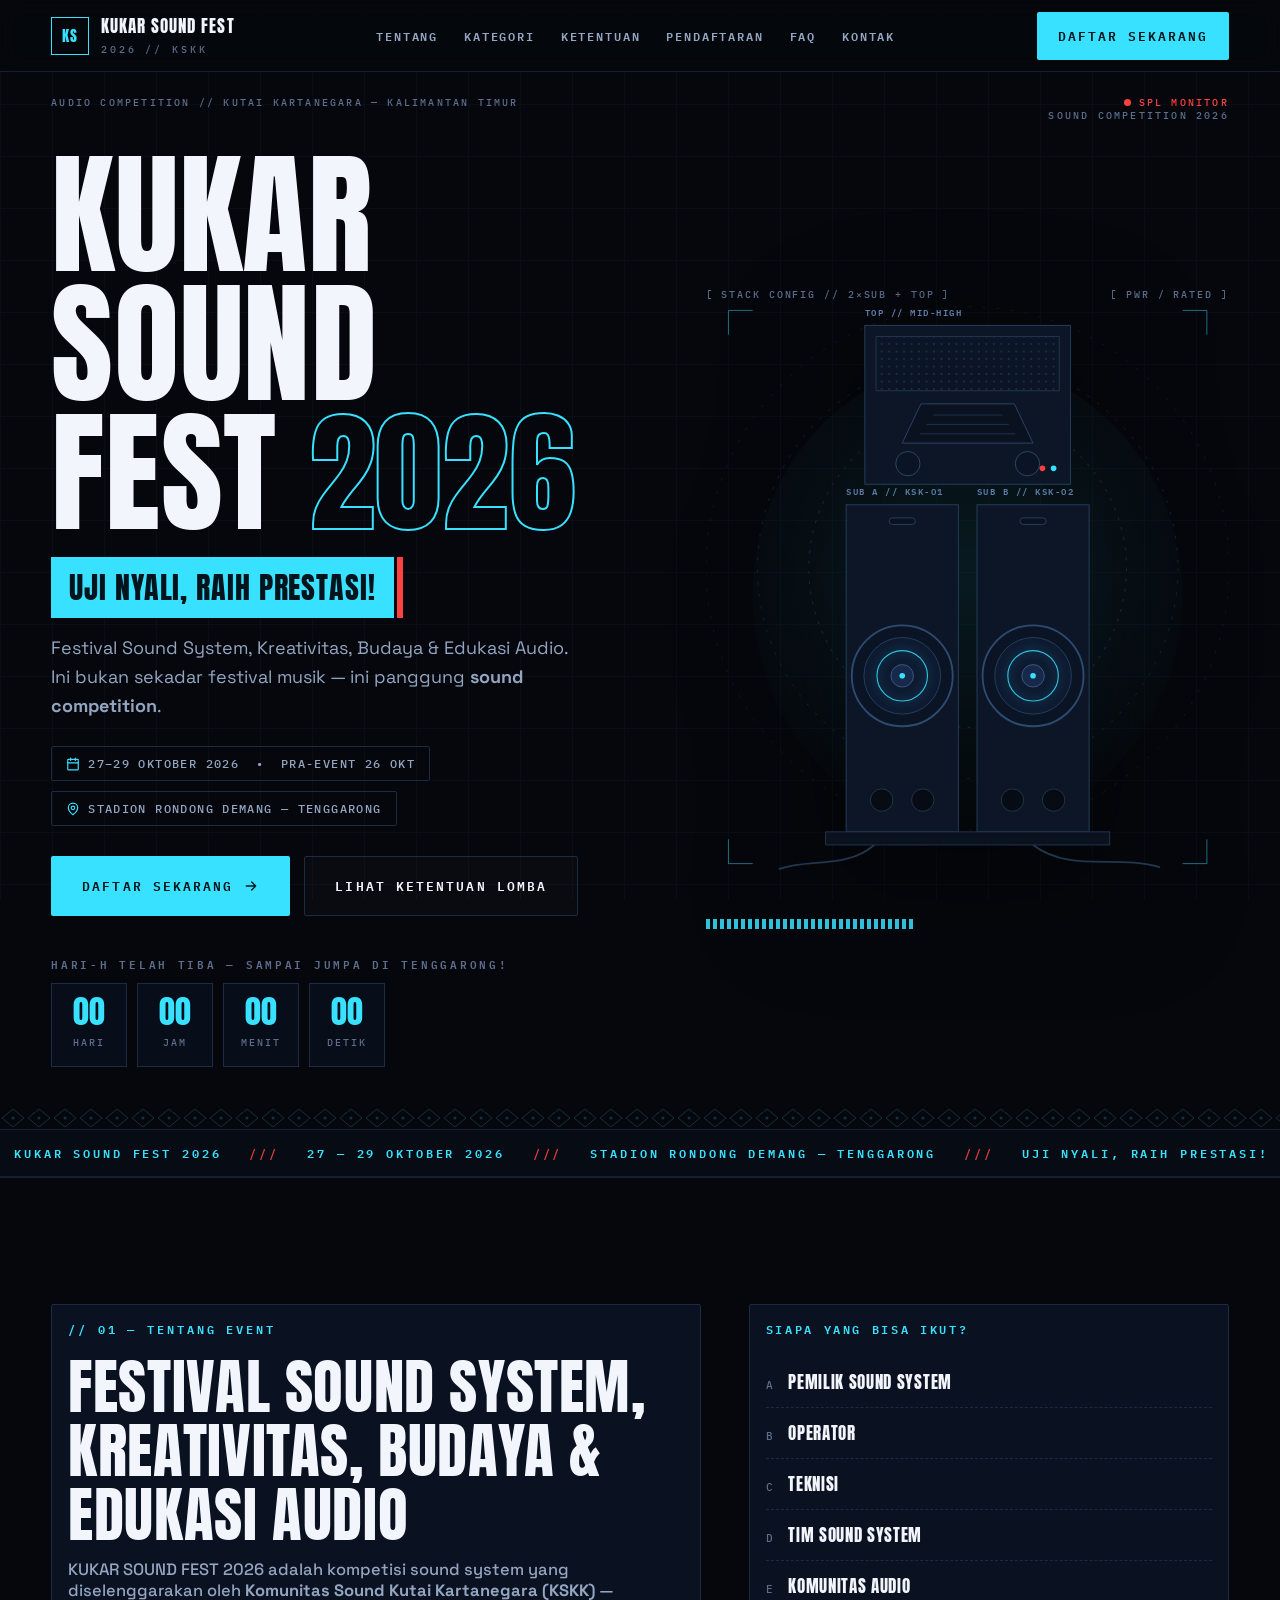
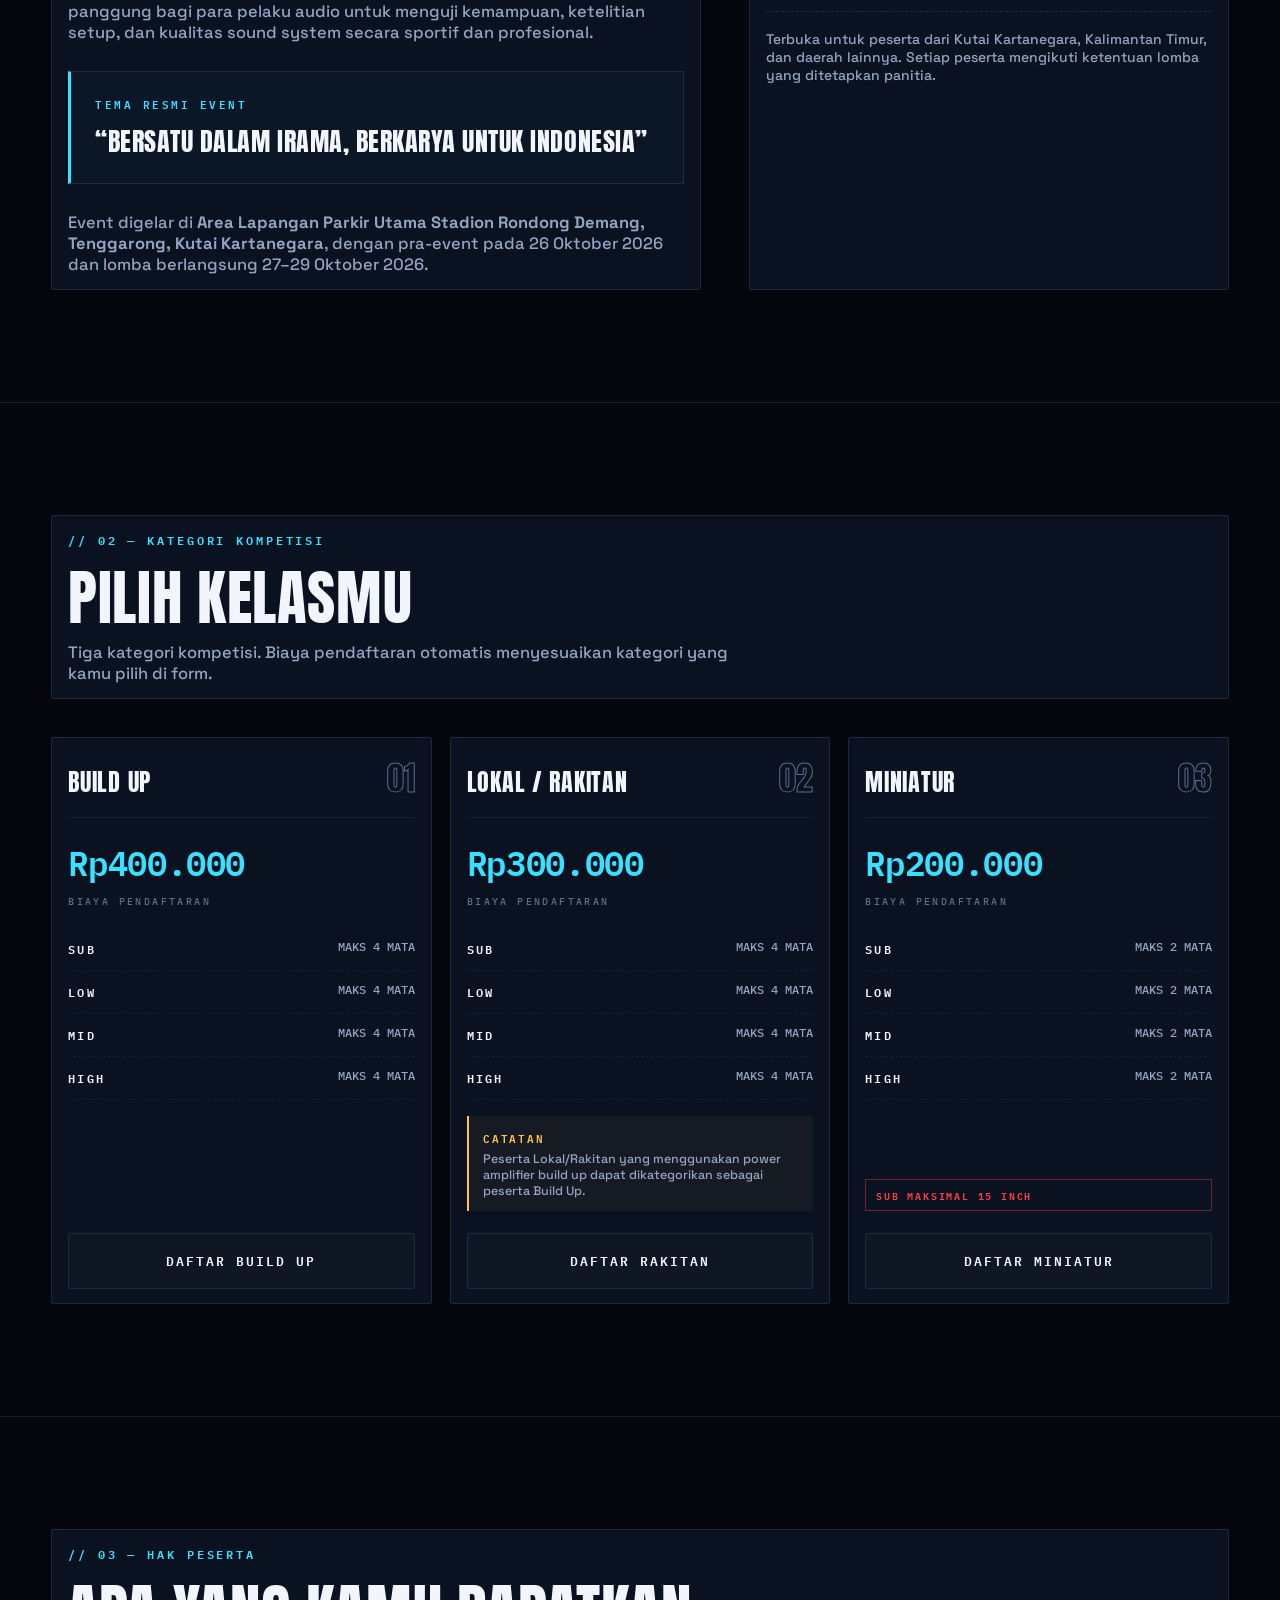
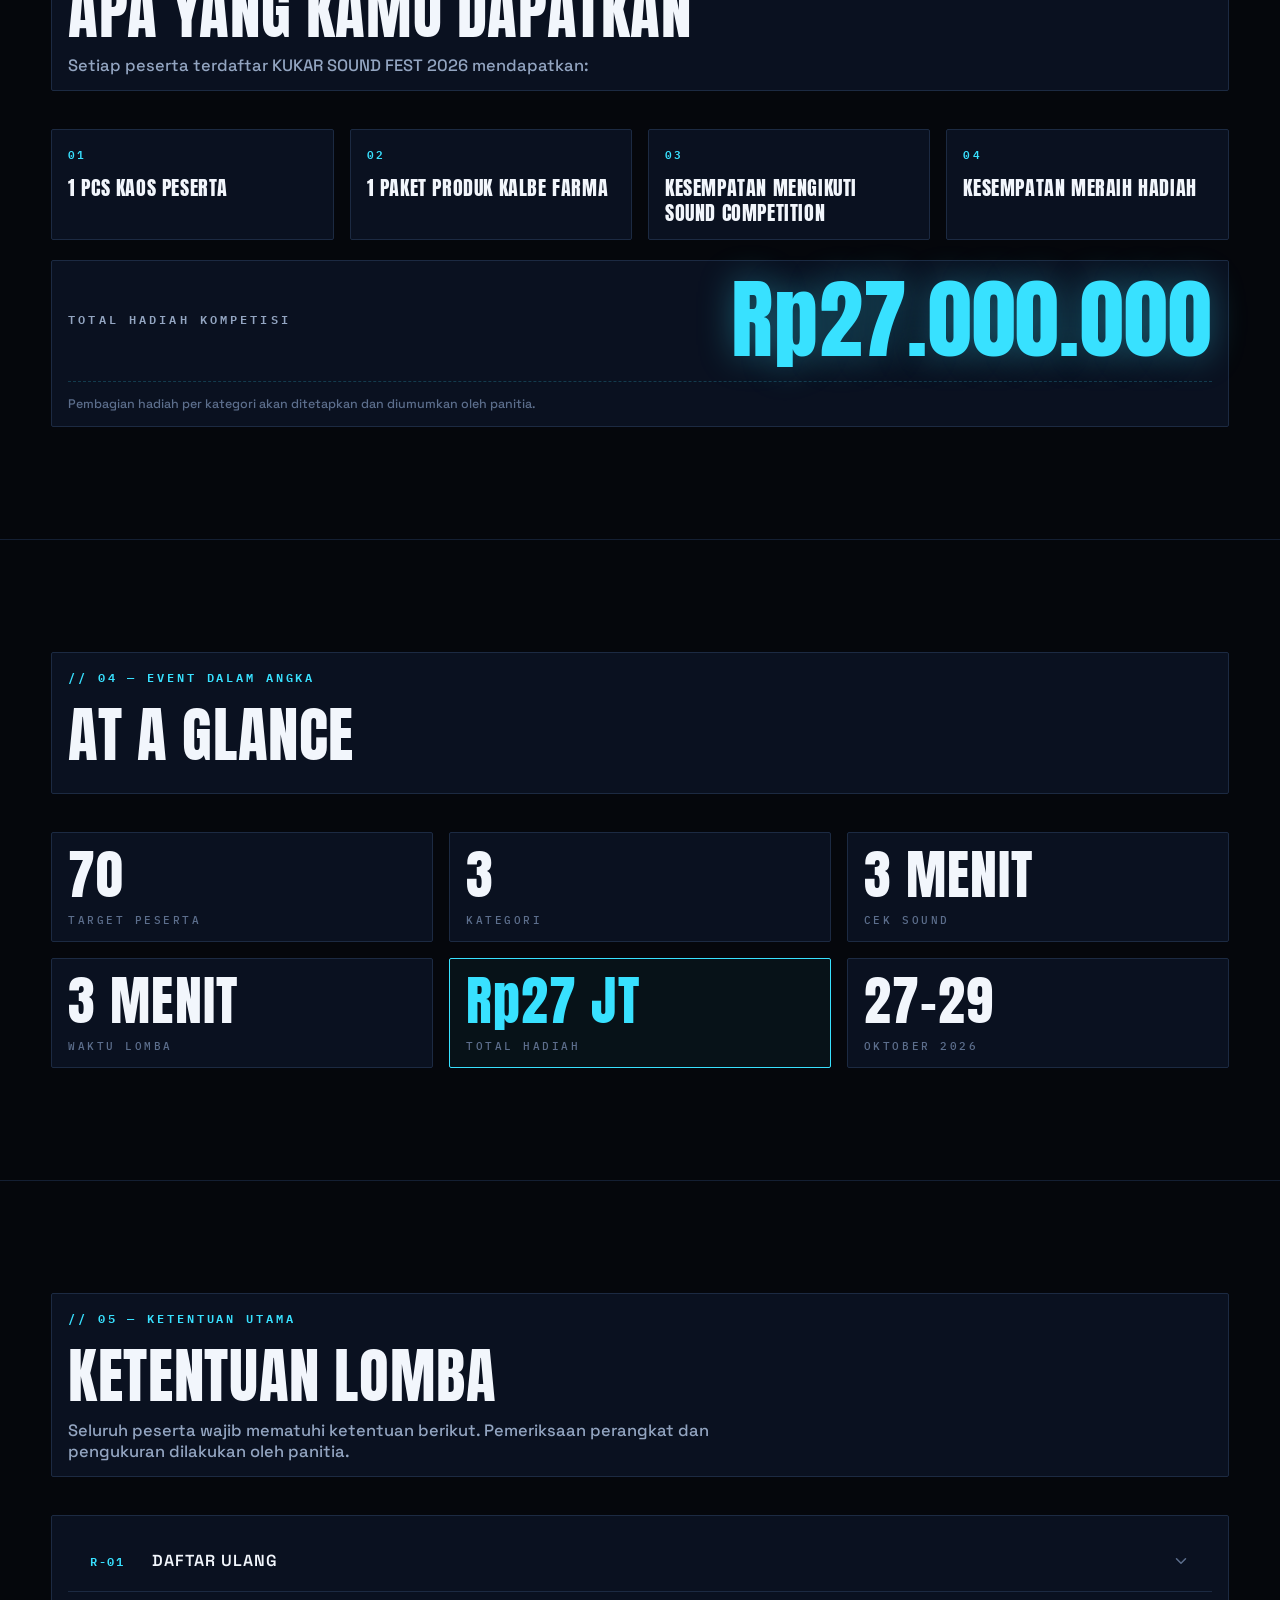
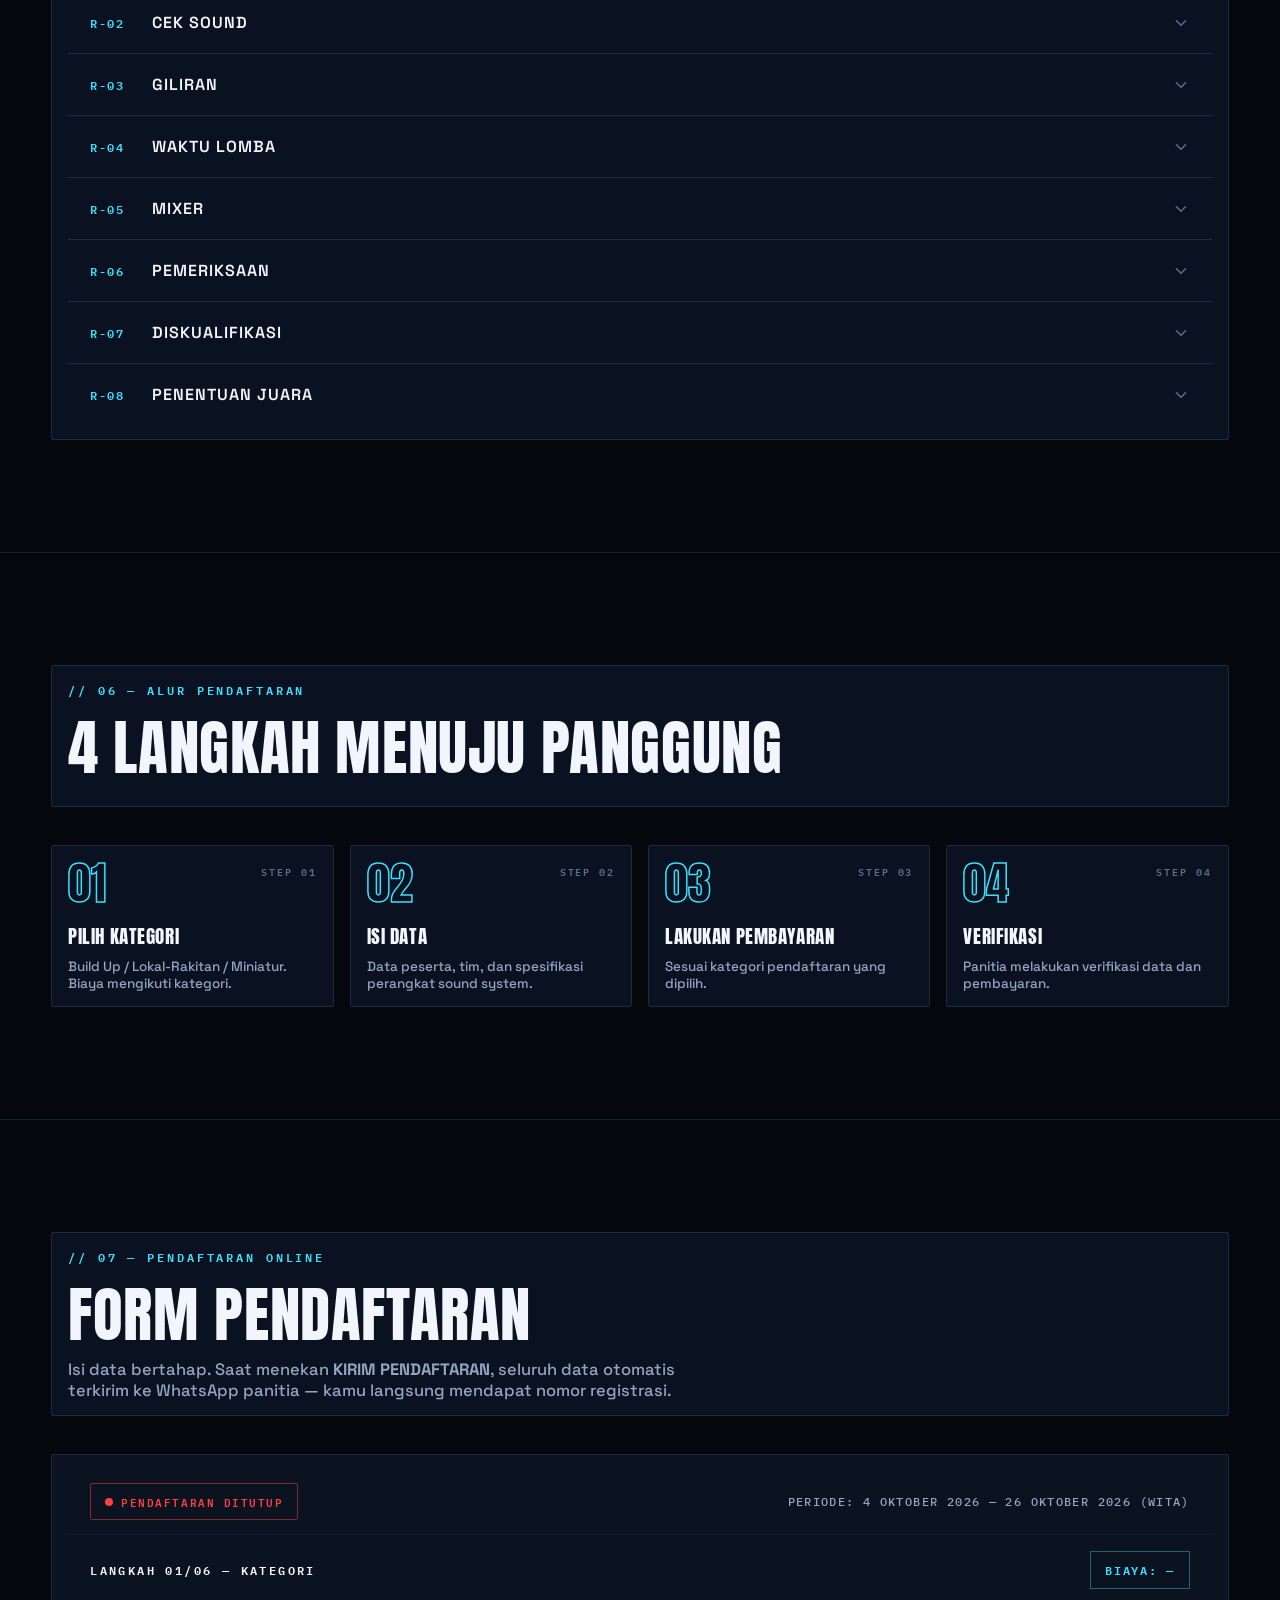
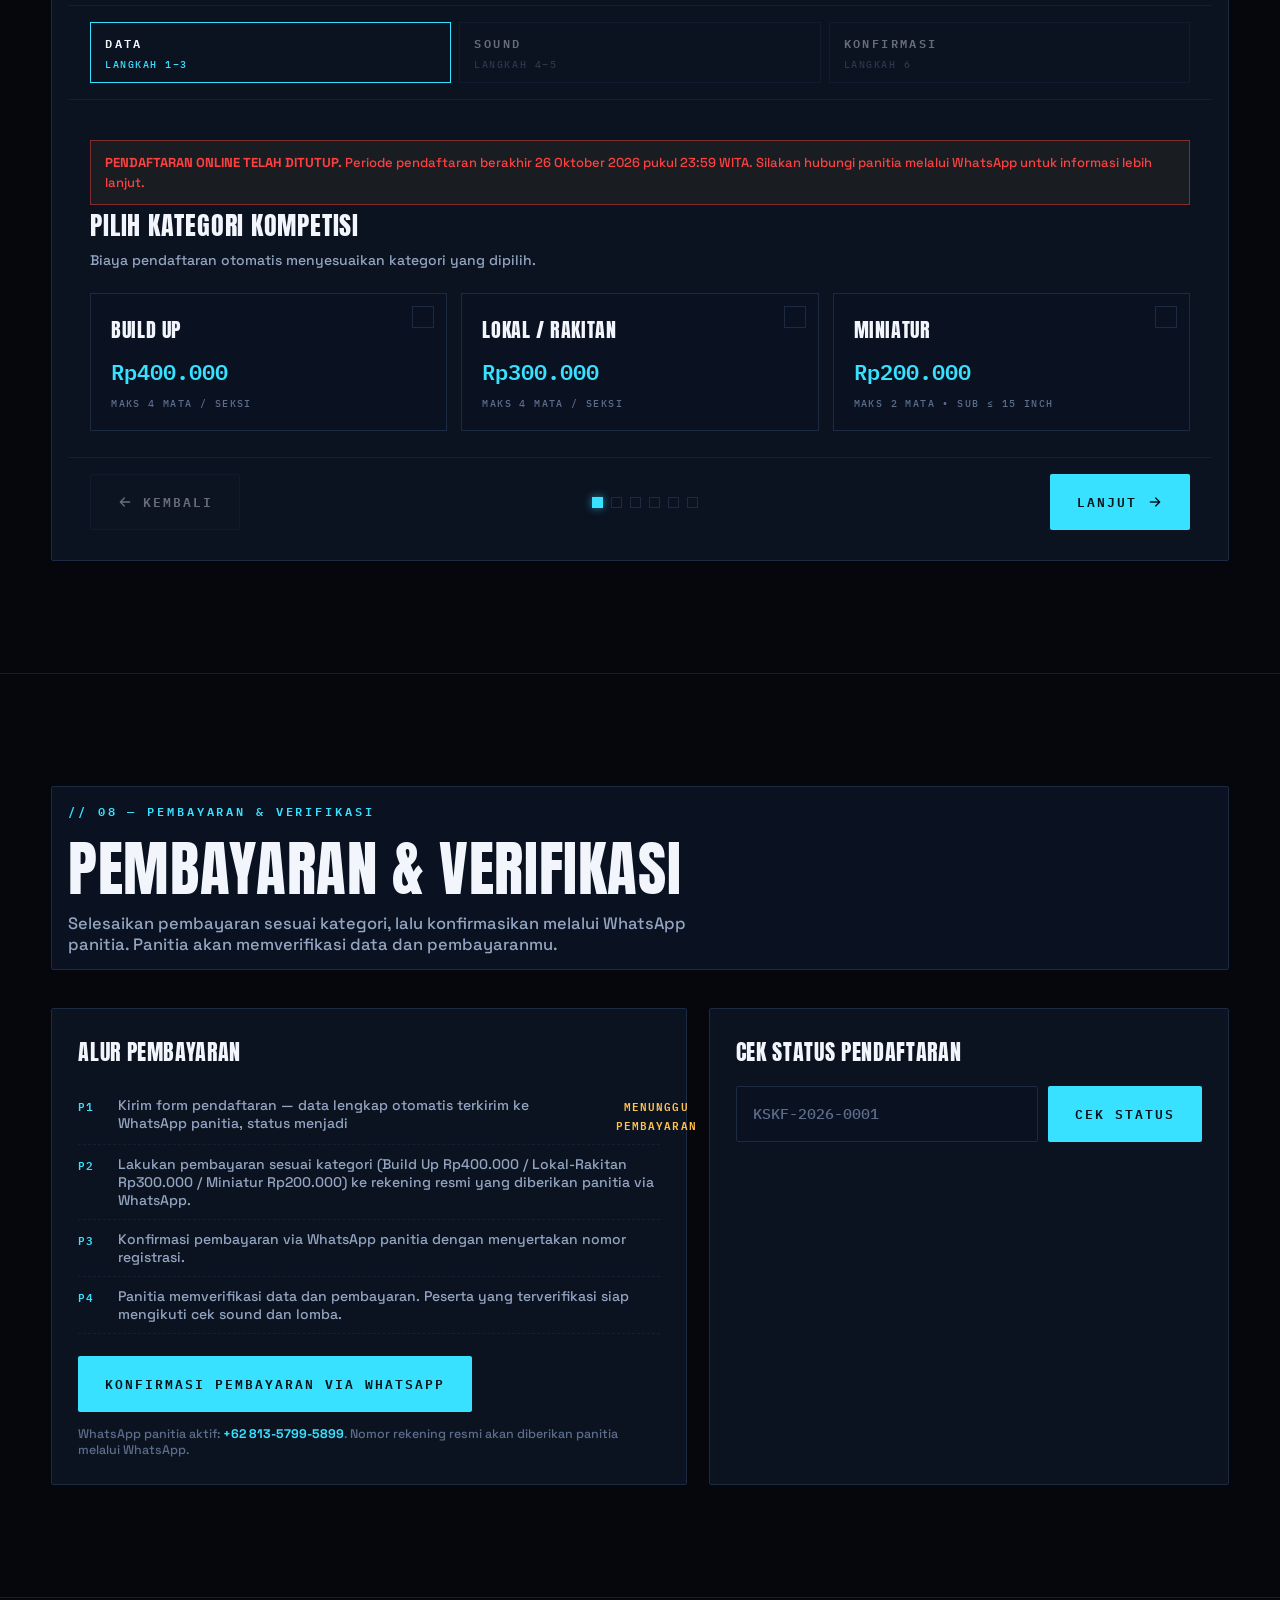
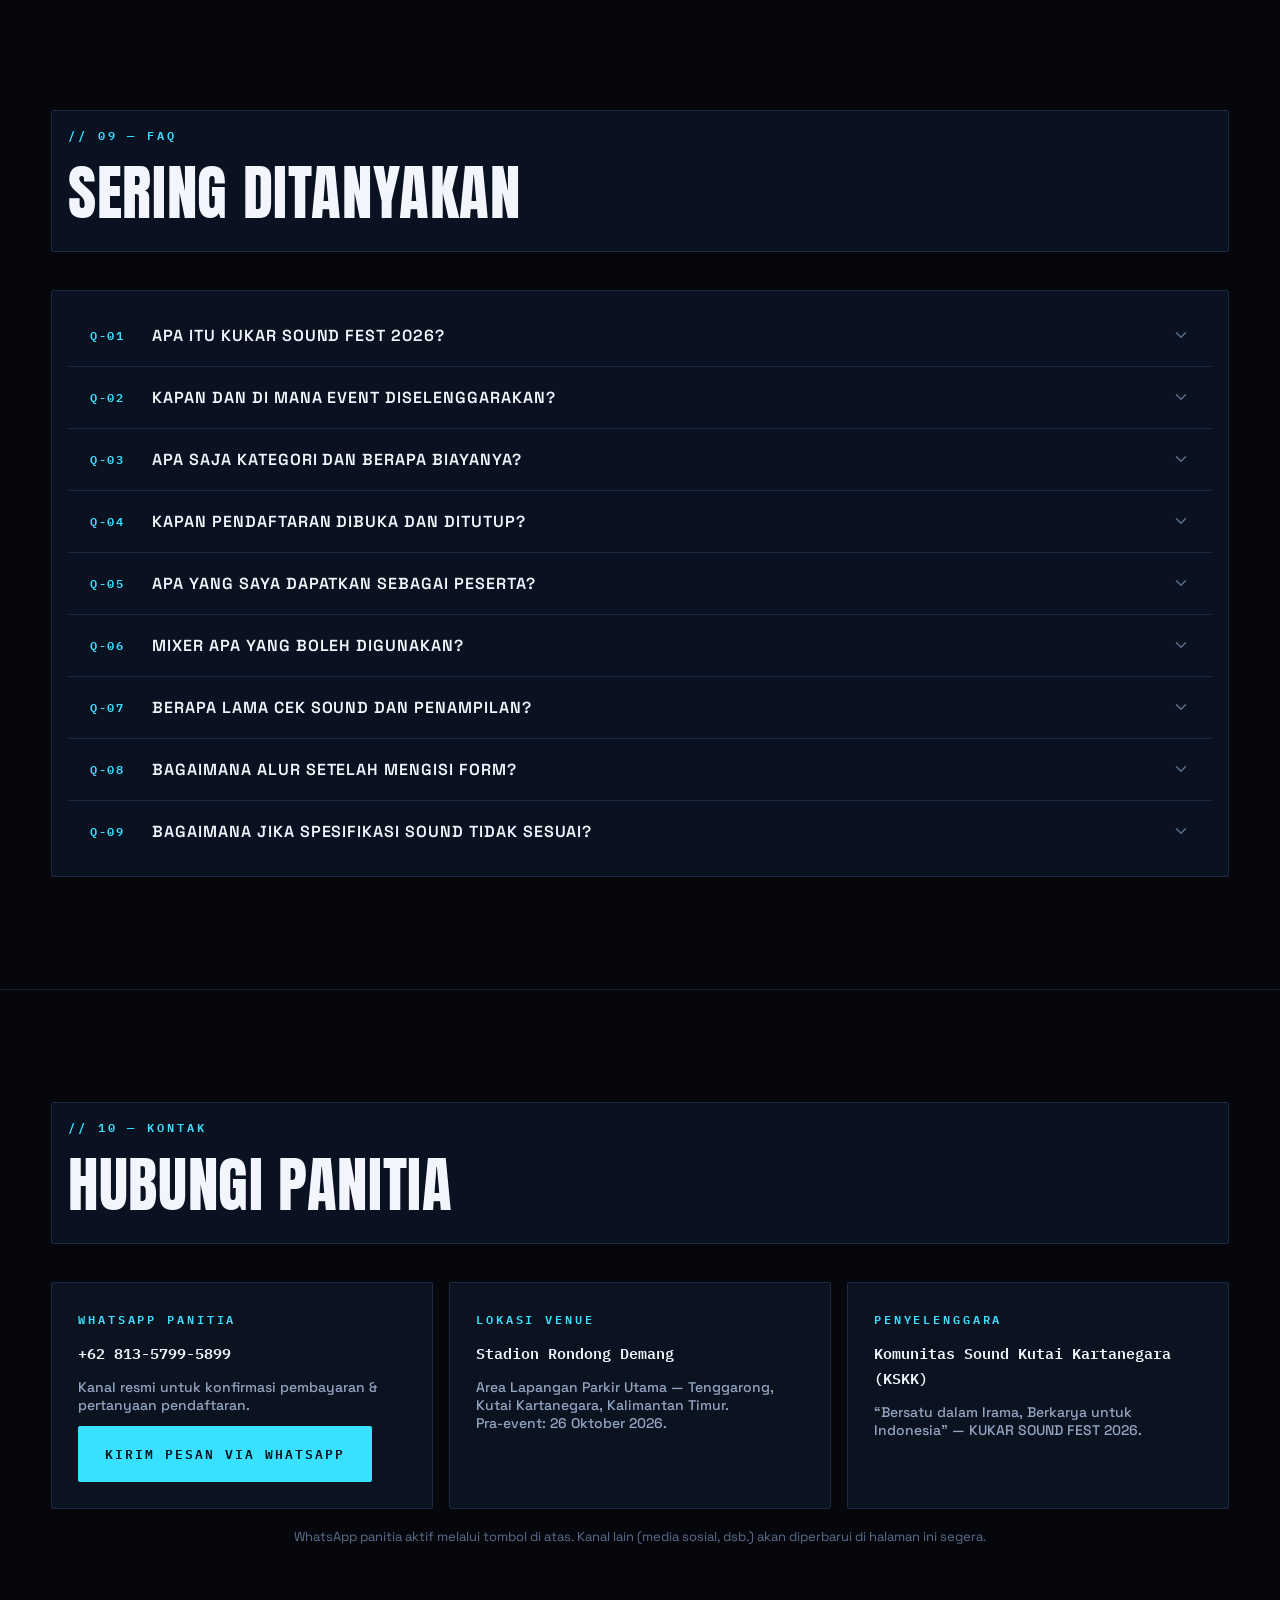
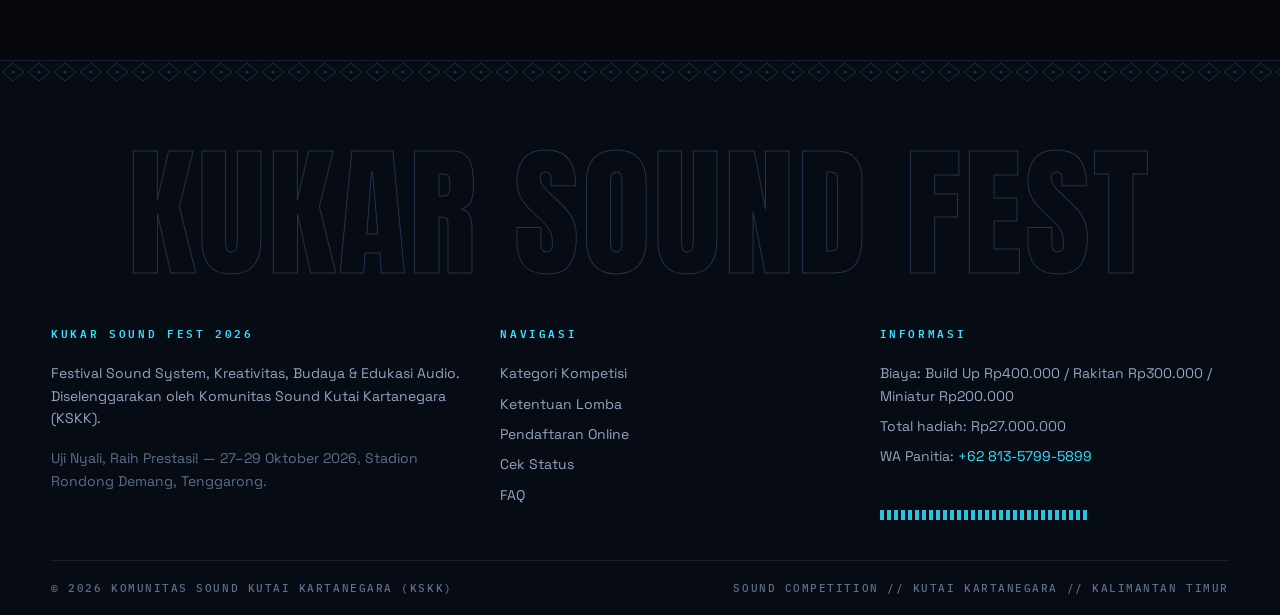
<file: ksf/index.html>
<!DOCTYPE html>
<html lang="id">
	<head>
		<meta charset="UTF-8">
		<meta name="viewport" content="width=device-width, initial-scale=1.0">
		<meta name="theme-color" content="#05070C">
		<title>KUKAR SOUND FEST 2026 — Sound Competition | Komunitas Sound Kutai Kartanegara</title>
		<meta name="description" content="Pendaftaran resmi KUKAR SOUND FEST 2026 — Festival Sound System, Kreativitas, Budaya & Edukasi Audio. 27–29 Oktober 2026, Stadion Rondong Demang, Tenggarong, Kutai Kartanegara.">
		<link rel="preconnect" href="https://fonts.googleapis.com">
		<link rel="preconnect" href="https://fonts.gstatic.com" crossorigin>
		<link href="https://fonts.googleapis.com/css2?family=Anton&family=Space+Grotesk:wght@400;500;600;700&family=IBM+Plex+Mono:wght@400;500;600&display=swap" rel="stylesheet">
		<style>
			/* ============ TOKENS & RESET ============ */
			:root{
			--bg:#05070C; --bg2:#070B13; --panel:#0B1220; --panel2:#0E1626;
			--line:#1C2A42; --line-soft:#141F33;
			--electric:#3D7BFF; --cyan:#38E1FF; --cyan-ink:#03141C;
			--red:#FF4040; --amber:#FFC24B;
			--white:#F2F6FC; --muted:#93A5C1; --dim:#5C6E8C;
			--mono:'IBM Plex Mono',monospace; --body:'Space Grotesk',sans-serif; --disp:'Anton',sans-serif;
			}
			*{margin:0;padding:0;box-sizing:border-box}
			html{scroll-behavior:smooth;scroll-padding-top:86px}
			body{background:var(--bg);color:var(--white);font:400 16px/1.6 var(--body);-webkit-font-smoothing:antialiased;overflow-x:hidden}
			body::before{content:"";position:fixed;inset:0;pointer-events:none;z-index:0;
			background-image:linear-gradient(var(--line-soft) 1px,transparent 1px),linear-gradient(90deg,var(--line-soft) 1px,transparent 1px);
			background-size:52px 52px;opacity:.28}
			main,header,footer{position:relative;z-index:1}
			::selection{background:var(--cyan);color:var(--cyan-ink)}
			::-webkit-scrollbar{width:10px}::-webkit-scrollbar-track{background:var(--bg)}
			::-webkit-scrollbar-thumb{background:#22344F;border:2px solid var(--bg)}
			img,svg{display:block;max-width:100%}
			a{color:inherit;text-decoration:none}
			button{font-family:inherit;cursor:pointer}
			.wrap{width:min(1180px,92%);margin-inline:auto}
			.skip{position:absolute;left:-9999px;top:0;background:var(--cyan);color:var(--cyan-ink);padding:10px 16px;font:600 13px var(--mono);z-index:200}
			.skip:focus{left:8px;top:8px}
			
			/* ============ UTIL ============ */
			.mono{font-family:var(--mono)}
			.sec{padding-block:clamp(70px,9vw,112px);border-top:1px solid var(--line-soft);position:relative}
			.sec-label{font:600 12px var(--mono);letter-spacing:.24em;color:var(--cyan);text-transform:uppercase}
			.sec h2.big{font-family:var(--disp);font-weight:400;font-size:clamp(34px,4.8vw,62px);line-height:1.04;letter-spacing:.01em;text-transform:uppercase;margin:16px 0 12px}
			.lead{color:var(--muted);max-width:660px;font-size:16.5px}
			.btn{display:inline-flex;align-items:center;justify-content:center;gap:10px;font:600 12.5px var(--mono);letter-spacing:.16em;text-transform:uppercase;padding:16px 26px;border:1px solid transparent;border-radius:2px;transition:all .22s ease;white-space:nowrap}
			.btn .ic{width:16px;height:16px}
			.btn-pri{background:var(--cyan);color:var(--cyan-ink)}
			.btn-pri:hover{background:#fff;box-shadow:0 0 26px rgba(56,225,255,.35)}
			.btn-ghost{border-color:var(--line);color:var(--white);background:rgba(255,255,255,.02)}
			.btn-ghost:hover{border-color:var(--cyan);color:var(--cyan)}
			.btn:disabled{opacity:.4;cursor:not-allowed}
			.miniBtn{font:600 10.5px var(--mono);letter-spacing:.14em;padding:7px 12px;border:1px solid var(--line);background:transparent;color:var(--muted);border-radius:2px;transition:all .2s}
			.miniBtn:hover{border-color:var(--cyan);color:var(--cyan)}
			.chip{display:inline-flex;align-items:center;gap:8px;border:1px solid var(--line);padding:9px 14px;font:500 11.5px var(--mono);letter-spacing:.12em;color:var(--muted);border-radius:2px}
			.chip .ic{width:14px;height:14px;color:var(--cyan)}
			.reveal{opacity:0;transform:translateY(24px);transition:opacity .7s ease,transform .7s ease}
			.reveal.in{opacity:1;transform:none}
			.orn{display:block;width:100%;height:22px;opacity:.5}
			.ic{width:18px;height:18px;fill:none;stroke:currentColor;stroke-width:2;stroke-linecap:round;stroke-linejoin:round;flex:none}
			
			/* ============ HEADER ============ */
			#topbar{position:fixed;top:0;left:0;right:0;z-index:90;height:72px;background:rgba(5,8,14,.85);backdrop-filter:blur(12px);-webkit-backdrop-filter:blur(12px);border-bottom:1px solid var(--line-soft)}
			#topbar .wrap{height:100%;display:flex;align-items:center;justify-content:space-between;gap:20px}
			.brand{display:flex;align-items:center;gap:12px}
			.brand .mark{width:38px;height:38px;border:1px solid var(--cyan);display:grid;place-items:center;font:400 15px var(--disp);color:var(--cyan);letter-spacing:.05em}
			.brand b{font:400 17px var(--disp);letter-spacing:.06em;line-height:1}
			.brand small{display:block;font:500 9.5px var(--mono);letter-spacing:.3em;color:var(--dim);margin-top:3px}
			.topnav{display:flex;gap:26px}
			.topnav a{font:600 11.5px var(--mono);letter-spacing:.16em;color:var(--muted);transition:color .2s}
			.topnav a:hover{color:var(--cyan)}
			.topcta{padding:12px 20px}
			#burger{display:none;background:none;border:1px solid var(--line);width:42px;height:42px;color:var(--white);border-radius:2px}
			#mobileMenu{position:fixed;inset:0;z-index:85;background:rgba(5,7,12,.97);display:flex;flex-direction:column;justify-content:center;padding:8vw;transform:translateY(-102%);transition:transform .35s ease}
			#mobileMenu.open{transform:none}
			#mobileMenu a{font:400 clamp(30px,8vw,44px) var(--disp);text-transform:uppercase;color:var(--white);padding:8px 0;border-bottom:1px solid var(--line-soft);display:flex;align-items:baseline;gap:14px}
			#mobileMenu a i{font:500 11px var(--mono);color:var(--cyan);letter-spacing:.2em}
			body.menu-open{overflow:hidden}
			@media(max-width:920px){.topnav{display:none}#burger{display:grid;place-items:center}.topcta{display:none}}
			
			/* ============ HERO ============ */
			#hero{position:relative;padding:150px 0 0;min-height:92vh;display:flex;flex-direction:column;justify-content:flex-start;overflow:hidden}
			#hero .wrap{flex:1;display:grid;grid-template-columns:1.08fr .92fr;gap:40px;align-items:center;padding-bottom:40px}
			.hud{position:absolute;font:500 10px var(--mono);letter-spacing:.22em;color:var(--dim);z-index:2}
			.hud.tl{top:96px;left:4%}.hud.tr{top:96px;right:4%;text-align:right}
			.hud .live{color:var(--red)}.hud .live::before{content:"";display:inline-block;width:7px;height:7px;background:var(--red);border-radius:50%;margin-right:8px;animation:blink 1.4s infinite}
			@keyframes blink{50%{opacity:.15}}
			.h1{font-family:var(--disp);font-weight:400;font-size:clamp(52px,10.5vw,142px);line-height:.96;text-transform:uppercase;letter-spacing:.005em}
			.h1 .yr{color:transparent;-webkit-text-stroke:2px var(--cyan)}
			.tagline{display:inline-block;background:var(--cyan);color:var(--cyan-ink);font:400 clamp(19px,3vw,30px) var(--disp);text-transform:uppercase;letter-spacing:.03em;padding:8px 18px;margin:20px 0 16px;position:relative}
			.tagline::after{content:"";position:absolute;right:-9px;top:0;bottom:0;width:6px;background:var(--red)}
			.hsub{color:var(--muted);font-size:clamp(15px,1.6vw,18px);max-width:520px}
			.hmeta{display:flex;flex-wrap:wrap;gap:10px;margin:26px 0 30px}
			.ctaRow{display:flex;flex-wrap:wrap;gap:14px;margin-bottom:38px}
			.ctaRow .btn{padding:18px 30px;font-size:13px}
			.countLbl{font:600 10.5px var(--mono);letter-spacing:.26em;color:var(--dim);margin-bottom:10px}
			.count{display:flex;gap:10px;flex-wrap:wrap}
			.cbox{border:1px solid var(--line);background:rgba(11,18,32,.7);min-width:76px;padding:12px 10px;text-align:center}
			.cbox b{display:block;font:400 32px/1 var(--disp);color:var(--cyan)}
			.cbox i{font:500 9.5px var(--mono);letter-spacing:.22em;color:var(--dim);font-style:normal}
			.heroVis{position:relative}
			.heroVis .corner{position:absolute;font:500 9.5px var(--mono);letter-spacing:.2em;color:var(--dim)}
			.heroVis .corner.a{top:0;left:0}.heroVis .corner.b{top:0;right:0;text-align:right}
			.spk{width:100%;height:auto;filter:drop-shadow(0 30px 60px rgba(0,0,0,.5))}
			.svglbl{font:600 10px var(--mono);fill:#5C7BA6;letter-spacing:.16em}
			.ledR{fill:var(--red);animation:blink 1.6s infinite}
			.rings{transform-origin:280px 300px;animation:pulse 3.4s ease-in-out infinite}
			@keyframes pulse{50%{transform:scale(1.035);opacity:.7}}
			.glow{filter:drop-shadow(0 0 5px rgba(56,225,255,.65))}
			.eq{display:flex;gap:3px;align-items:flex-end;height:34px;margin-top:8px}
			.eq span{width:4px;height:28%;background:var(--cyan);opacity:.85;animation:eq 1s ease-in-out infinite alternate}
			@keyframes eq{from{height:14%}to{height:100%}}
			@media(max-width:920px){
			#hero{min-height:auto;padding-top:120px}
			#hero .wrap{grid-template-columns:1fr;gap:10px}
			.heroVis{max-width:420px;margin-inline:auto}
			.hud.tr{display:none}
			}
			
			/* ============ TICKER ============ */
			.ticker{border-block:1px solid var(--line-soft);background:var(--bg2);overflow:hidden;padding:13px 0}
			.tickTrack{display:flex;width:max-content;animation:tick 32s linear infinite}
			.tickSet{display:flex;gap:0;white-space:nowrap}
			.tickSet span{font:600 12px var(--mono);letter-spacing:.24em;color:var(--muted);padding:0 14px}
			.tickSet span.aft{color:var(--cyan)}
			.tickSet span.aft::after{content:"///";color:var(--red);margin-left:28px;opacity:.85}
			@keyframes tick{to{transform:translateX(-50%)}}
			
			/* ============ INTRO ============ */
			.introGrid{display:grid;grid-template-columns:1.15fr .85fr;gap:48px;margin-top:14px}
			.themeQuote{border:1px solid var(--line);border-left:3px solid var(--cyan);padding:22px 24px;margin:28px 0;background:rgba(56,225,255,.03)}
			.themeQuote i{font:600 10.5px var(--mono);letter-spacing:.24em;color:var(--cyan);font-style:normal;display:block;margin-bottom:8px}
			.themeQuote b{font:400 clamp(20px,2.4vw,26px) var(--disp);letter-spacing:.02em;text-transform:uppercase}
			.audBox{border:1px solid var(--line);background:var(--panel);padding:28px}
			.audBox h3{font:600 12px var(--mono);letter-spacing:.22em;color:var(--cyan);margin-bottom:18px}
			.audBox ul{list-style:none}
			.audBox li{font:400 17px var(--disp);text-transform:uppercase;letter-spacing:.04em;padding:12px 0;border-bottom:1px dashed var(--line);display:flex;gap:14px;align-items:baseline}
			.audBox li i{font:500 10.5px var(--mono);color:var(--dim);font-style:normal;letter-spacing:.15em}
			.audBox p{color:var(--muted);font-size:14px;margin-top:18px}
			@media(max-width:920px){.introGrid{grid-template-columns:1fr;gap:28px}}
			
			/* ============ CATEGORIES ============ */
			.catGrid{display:grid;grid-template-columns:repeat(3,1fr);gap:18px;margin-top:38px}
			.catCard{border:1px solid var(--line);background:var(--panel);padding:26px;display:flex;flex-direction:column;transition:all .25s ease;position:relative}
			.catCard:hover{border-color:var(--cyan);transform:translateY(-4px)}
			.catCard header{display:flex;align-items:baseline;justify-content:space-between;border-bottom:1px solid var(--line-soft);padding-bottom:14px;margin-bottom:18px}
			.catCard h3{font:400 24px var(--disp);letter-spacing:.03em}
			.catNo{font:400 34px var(--disp);color:transparent;-webkit-text-stroke:1px var(--dim)}
			.catPrice{font:600 clamp(28px,3vw,34px) var(--mono);color:var(--cyan);letter-spacing:-.01em}
			.catPrice small{display:block;font:500 10px var(--mono);letter-spacing:.24em;color:var(--dim);margin:6px 0 20px}
			.specList{list-style:none;flex:1}
			.specList li{display:flex;justify-content:space-between;gap:10px;padding:11px 0;border-bottom:1px dashed var(--line-soft)}
			.specList b{font:600 12px var(--mono);letter-spacing:.18em;color:var(--white)}
			.specList span{font:500 11.5px var(--mono);color:var(--muted);text-align:right}
			.catNote{border-left:2px solid var(--amber);background:rgba(255,194,75,.05);padding:12px 14px;font-size:12.5px;color:var(--muted);margin-top:16px}
			.catNote b{color:var(--amber);font:600 10.5px var(--mono);letter-spacing:.18em;display:block;margin-bottom:4px}
			.catCard .btn{margin-top:22px;width:100%}
			.subMaxTag{display:inline-block;margin-top:14px;font:600 10px var(--mono);letter-spacing:.18em;color:var(--red);border:1px solid rgba(255,64,64,.4);padding:6px 10px}
			@media(max-width:920px){.catGrid{grid-template-columns:1fr;max-width:520px;margin-inline:auto}}
			
			/* ============ BENEFITS ============ */
			.benGrid{display:grid;grid-template-columns:repeat(4,1fr);gap:16px;margin-top:38px}
			.benItem{border:1px solid var(--line);background:var(--panel);padding:24px}
			.benItem i{font:600 11px var(--mono);letter-spacing:.2em;color:var(--cyan);font-style:normal}
			.benItem h3{font:400 20px var(--disp);text-transform:uppercase;letter-spacing:.03em;margin-top:12px;line-height:1.25}
			.prize{margin-top:20px;border:1px solid rgba(56,225,255,.35);background:rgba(56,225,255,.04);padding:clamp(24px,4vw,40px);display:flex;flex-wrap:wrap;align-items:center;justify-content:space-between;gap:18px}
			.prize .lbl{font:600 12px var(--mono);letter-spacing:.26em;color:var(--muted)}
			.prize .amt{font:400 clamp(46px,8vw,88px)/1 var(--disp);color:var(--cyan);text-shadow:0 0 34px rgba(56,225,255,.35);letter-spacing:.01em}
			.prize .note{width:100%;font-size:12.5px;color:var(--dim);border-top:1px dashed rgba(56,225,255,.2);padding-top:14px}
			@media(max-width:920px){.benGrid{grid-template-columns:1fr 1fr}}
			@media(max-width:560px){.benGrid{grid-template-columns:1fr}}
			
			/* ============ STATS ============ */
			.statGrid{display:grid;grid-template-columns:repeat(3,1fr);gap:16px;margin-top:38px}
			.statTile{border:1px solid var(--line);background:var(--panel);padding:26px 24px}
			.statTile .v{font:400 clamp(32px,4.4vw,54px)/1 var(--disp);letter-spacing:.02em}
			.statTile .k{font:500 10.5px var(--mono);letter-spacing:.24em;color:var(--dim);margin-top:12px}
			.statTile.hot{border-color:var(--cyan);background:rgba(56,225,255,.05)}
			.statTile.hot .v{color:var(--cyan)}
			@media(max-width:920px){.statGrid{grid-template-columns:repeat(2,1fr)}}
			
			/* ============ ACCORDION ============ */
			.acc{border:1px solid var(--line);margin-top:38px;background:var(--panel)}
			.acc-item+.acc-item{border-top:1px solid var(--line)}
			.acc-head{width:100%;display:flex;align-items:center;gap:18px;padding:20px 22px;background:none;border:0;color:var(--white);text-align:left;transition:background .2s}
			.acc-head:hover{background:rgba(56,225,255,.04)}
			.acc-num{font:600 11.5px var(--mono);letter-spacing:.14em;color:var(--cyan);flex:none;width:44px}
			.acc-title{font:600 16px var(--body);letter-spacing:.06em;text-transform:uppercase;flex:1}
			.acc-chev{transition:transform .3s;color:var(--dim)}
			.acc-item.open .acc-chev{transform:rotate(180deg);color:var(--cyan)}
			.acc-body{max-height:0;overflow:hidden;transition:max-height .35s ease}
			.acc-body p{padding:0 22px 22px 84px;color:var(--muted);font-size:15px}
			.acc-body .phTag{display:inline-block;font:600 11px var(--mono);letter-spacing:.12em;color:var(--amber);border:1px dashed rgba(255,194,75,.5);padding:5px 10px;margin-top:6px}
			@media(max-width:560px){.acc-body p{padding-left:22px}}
			
			/* ============ FLOW ============ */
			.flow{display:grid;grid-template-columns:repeat(4,1fr);gap:16px;margin-top:38px}
			.fl{border:1px solid var(--line);background:var(--panel);padding:24px;position:relative}
			.fl .num{font:400 46px/1 var(--disp);color:transparent;-webkit-text-stroke:1.5px var(--cyan)}
			.fl h3{font:400 19px var(--disp);text-transform:uppercase;letter-spacing:.03em;margin:16px 0 8px}
			.fl p{color:var(--muted);font-size:13.5px}
			.fl .tag{position:absolute;top:16px;right:16px;font:600 9.5px var(--mono);letter-spacing:.2em;color:var(--dim)}
			@media(max-width:920px){.flow{grid-template-columns:1fr 1fr}}
			@media(max-width:560px){.flow{grid-template-columns:1fr}}
			
			/* ============ FORM ============ */
			#formShell{margin-top:38px;border:1px solid var(--line);background:var(--panel)}
			.formTop{display:flex;flex-wrap:wrap;gap:12px;align-items:center;justify-content:space-between;padding:16px 22px;border-bottom:1px solid var(--line-soft)}
			#stepLabel{font:600 12px var(--mono);letter-spacing:.2em;color:var(--white)}
			#costChip{font:600 12px var(--mono);letter-spacing:.14em;color:var(--cyan);border:1px solid rgba(56,225,255,.4);padding:8px 14px}
			.phasebar{display:grid;grid-template-columns:1fr 1fr 1fr;gap:8px;padding:16px 22px;border-bottom:1px solid var(--line-soft)}
			.ph{border:1px solid var(--line);padding:10px 14px;opacity:.4;transition:all .25s}
			.ph b{font:600 12px var(--mono);letter-spacing:.2em;display:block}
			.ph i{font:500 9.5px var(--mono);letter-spacing:.16em;color:var(--dim);font-style:normal}
			.ph.on{opacity:1;border-color:var(--cyan);color:var(--white)}
			.ph.on i{color:var(--cyan)}
			.ph.done{opacity:.85;border-color:var(--line);color:var(--cyan)}
			.formPanel{padding:26px 22px}
			.fstep{display:none}
			.fstep.active{display:block;animation:fadeUp .35s ease}
			@keyframes fadeUp{from{opacity:0;transform:translateY(12px)}to{opacity:1;transform:none}}
			.fstep h3{font:400 26px var(--disp);text-transform:uppercase;letter-spacing:.03em}
			.fsub{color:var(--muted);font-size:14px;margin:6px 0 24px}
			.fgrid{display:grid;grid-template-columns:1fr 1fr;gap:16px}
			.span2{grid-column:1/-1}
			.field{display:flex;flex-direction:column;gap:8px}
			.field label{font:600 10.5px var(--mono);letter-spacing:.2em;color:var(--muted)}
			.field label em{color:var(--red);font-style:normal}
			.in{background:#0A1120;border:1px solid var(--line);color:var(--white);padding:14px 16px;font:500 15px var(--body);border-radius:2px;width:100%;transition:border .2s,box-shadow .2s}
			.in::placeholder{color:var(--dim)}
			.in:focus{outline:none;border-color:var(--cyan);box-shadow:0 0 0 3px rgba(56,225,255,.12)}
			textarea.in{resize:vertical;min-height:88px}
			select.in{appearance:none;background-image:url("data:image/svg+xml,%3Csvg xmlns='http://www.w3.org/2000/svg' width='12' height='8'%3E%3Cpath d='M1 1l5 5 5-5' stroke='%235C6E8C' stroke-width='2' fill='none'/%3E%3C/svg%3E");background-repeat:no-repeat;background-position:right 16px center}
			.err{display:none;font:500 11.5px var(--mono);color:var(--red);letter-spacing:.04em}
			.field.invalid .in{border-color:var(--red)}
			.field.invalid .err{display:block}
			.inWrap{position:relative}
			.inWrap .unit{position:absolute;right:14px;top:50%;transform:translateY(-50%);font:600 10px var(--mono);letter-spacing:.14em;color:var(--dim)}
			.catpick{display:grid;grid-template-columns:repeat(3,1fr);gap:14px}
			.pick{border:1px solid var(--line);background:#0A1120;padding:20px;cursor:pointer;position:relative;display:block;transition:all .2s}
			.pick:hover{border-color:#33517c}
			.pick input{position:absolute;opacity:0;pointer-events:none}
			.pk-name{font:400 20px var(--disp);text-transform:uppercase;letter-spacing:.03em;display:block}
			.pk-price{font:600 22px var(--mono);color:var(--cyan);display:block;margin-top:8px}
			.pk-note{font:500 10px var(--mono);letter-spacing:.14em;color:var(--dim);display:block;margin-top:8px}
			.pk-check{position:absolute;top:12px;right:12px;width:22px;height:22px;border:1px solid var(--line);display:grid;place-items:center;color:transparent;transition:all .2s}
			.pick.sel,.pick:has(input:checked){border-color:var(--cyan);background:rgba(56,225,255,.06)}
			.pick.sel .pk-check,.pick input:checked ~ .pk-check{background:var(--cyan);border-color:var(--cyan);color:var(--cyan-ink)}
			.mrow{display:grid;grid-template-columns:1.2fr 1fr 1fr 44px;gap:12px;align-items:end;border:1px solid var(--line-soft);padding:16px;margin-bottom:12px;background:#0A1120}
			.mrow .idx{font:600 10px var(--mono);letter-spacing:.18em;color:var(--dim);grid-column:1/-1}
			.mdel{height:46px;border:1px solid var(--line);background:none;color:var(--dim);display:grid;place-items:center;border-radius:2px;transition:all .2s}
			.mdel:hover{border-color:var(--red);color:var(--red)}
			.addBtn{width:100%;border:1px dashed var(--line);background:none;color:var(--muted);font:600 12px var(--mono);letter-spacing:.2em;padding:15px;border-radius:2px;transition:all .2s;display:flex;align-items:center;justify-content:center;gap:10px}
			.addBtn:hover{border-color:var(--cyan);color:var(--cyan)}
			.specBlock{border:1px solid var(--line);margin-bottom:14px;background:#0A1120}
			.specHead{display:flex;justify-content:space-between;align-items:center;gap:10px;padding:13px 16px;border-bottom:1px solid var(--line-soft);background:rgba(255,255,255,.02);flex-wrap:wrap}
			.specHead b{font:600 14px var(--mono);letter-spacing:.24em}
			.specMax{font:600 10px var(--mono);letter-spacing:.16em;color:var(--cyan)}
			.specMax.red{color:var(--red)}
			.specGrid{display:grid;grid-template-columns:1fr 1fr 1.3fr;gap:12px;padding:16px}
			.half{display:grid;grid-template-columns:1fr 1fr;gap:16px}
			.panelBox{border:1px solid var(--line);background:#0A1120;padding:20px}
			.panelBox h4{font:600 12px var(--mono);letter-spacing:.22em;margin-bottom:18px;display:flex;align-items:center;gap:10px;flex-wrap:wrap}
			.badgeAnalog{font:600 9.5px var(--mono);letter-spacing:.18em;color:var(--cyan-ink);background:var(--cyan);padding:4px 9px}
			.notice{display:none;border:1px solid rgba(255,194,75,.45);background:rgba(255,194,75,.06);color:var(--amber);font-size:13px;padding:12px 14px;margin-top:14px;line-height:1.5}
			.notice.show{display:block}
			.chkRow{display:flex;gap:12px;align-items:flex-start;cursor:pointer;font-size:14px;color:var(--muted);padding:16px;border:1px solid var(--line);background:#0A1120;margin-bottom:18px}
			.chkRow input{width:19px;height:19px;accent-color:var(--cyan);margin-top:2px;flex:none}
			.chkRow.invalid{border-color:var(--red)}
			.sumRow{border:1px solid var(--line);padding:16px 18px;margin-bottom:12px;display:flex;justify-content:space-between;gap:14px;flex-wrap:wrap;background:#0A1120}
			.sumRow .col{display:flex;flex-direction:column;gap:4px;min-width:180px;flex:1}
			.sumRow i{font:600 9.5px var(--mono);letter-spacing:.2em;color:var(--dim);font-style:normal}
			.sumRow b{font-weight:600;font-size:15px;word-break:break-word}
			.sumRow b.cost{font:600 20px var(--mono);color:var(--cyan)}
			.sumRow ul{list-style:none;font-size:13.5px;color:var(--muted)}
			.warnTag{font:600 9.5px var(--mono);letter-spacing:.12em;color:var(--amber);border:1px dashed rgba(255,194,75,.5);padding:3px 8px;margin-left:8px;vertical-align:middle}
			.specTable{width:100%;border-collapse:collapse;margin-bottom:12px}
			.specTable th,.specTable td{border:1px solid var(--line);padding:9px 12px;font:500 12px var(--mono);letter-spacing:.06em;text-align:left}
			.specTable th{color:var(--dim);font-weight:600;background:rgba(255,255,255,.02)}
			.specTable td{color:var(--white)}
			#btnSubmit{width:100%;padding:19px;font-size:14px}
			.formNav{display:flex;align-items:center;justify-content:space-between;gap:14px;padding:16px 22px;border-top:1px solid var(--line-soft)}
			.navDots{display:flex;gap:8px}
			.navDots .dot{width:11px;height:11px;border:1px solid var(--line);background:none;padding:0;transition:all .2s}
			.navDots .dot.done{background:#2A3E60;border-color:#2A3E60}
			.navDots .dot.on{background:var(--cyan);border-color:var(--cyan);box-shadow:0 0 8px rgba(56,225,255,.6)}
			@media(max-width:820px){
			.fgrid,.catpick,.half,.specGrid{grid-template-columns:1fr}
			.mrow{grid-template-columns:1fr 1fr;gap:10px}
			.mrow .mdel{grid-column:1/-1;height:40px}
			.phasebar{padding:12px 14px}.ph i{display:none}
			.formPanel{padding:20px 14px}
			}
			
			/* ============ SUCCESS ============ */
			.success{border:1px solid rgba(56,225,255,.4);margin:22px;padding:clamp(22px,4vw,36px);background:rgba(56,225,255,.03);scroll-margin-top:90px}
			.sTop{display:flex;gap:18px;align-items:center;flex-wrap:wrap}
			.sCheck{width:56px;height:56px;border:1px solid var(--cyan);display:grid;place-items:center;color:var(--cyan);flex:none;box-shadow:0 0 22px rgba(56,225,255,.25)}
			.sCheck svg{width:26px;height:26px}
			.success h3{font:400 clamp(26px,4vw,38px) var(--disp);text-transform:uppercase;letter-spacing:.02em}
			.sTop p{color:var(--muted);font-size:14px}
			.sNum{border:1px solid var(--line);background:#0A1120;padding:18px 20px;margin-top:22px;display:flex;align-items:center;gap:16px;flex-wrap:wrap}
			.sNum i{font:600 10px var(--mono);letter-spacing:.24em;color:var(--dim);font-style:normal}
			.sNum b{font:600 clamp(20px,3.4vw,30px) var(--mono);color:var(--cyan);letter-spacing:.04em;text-shadow:0 0 18px rgba(56,225,255,.4)}
			.sStatus{display:inline-flex;align-items:center;gap:10px;border:1px solid rgba(255,194,75,.5);color:var(--amber);font:600 11.5px var(--mono);letter-spacing:.16em;padding:10px 16px;margin-top:16px}
			.dotW{width:9px;height:9px;background:var(--amber);border-radius:50%;animation:blink 1.4s infinite}
			.sSum{margin-top:20px}
			.payBox{border:1px solid var(--line);background:var(--panel);padding:22px;margin-top:20px}
			.payBox h4{font:600 12px var(--mono);letter-spacing:.24em;color:var(--white);margin-bottom:6px}
			.payRow{display:flex;justify-content:space-between;align-items:center;gap:12px;padding:13px 0;border-bottom:1px dashed var(--line);flex-wrap:wrap}
			.payRow span{font:600 10.5px var(--mono);letter-spacing:.2em;color:var(--dim)}
			.payRow b{font:600 14px var(--mono);letter-spacing:.04em;word-break:break-all}
			.phVal{color:var(--dim)!important;border:1px dashed var(--line);padding:5px 10px}
			.payNote{font-size:12.5px;color:var(--amber);margin-top:14px;line-height:1.5}
			.waNote{font-size:14px;color:var(--muted);margin:20px 0 14px;border-left:2px solid var(--cyan);padding-left:14px;line-height:1.6}
			.sBtns{display:flex;gap:12px;flex-wrap:wrap;margin-top:8px}
			
			/* ============ PAYMENT / STATUS ============ */
			.payGrid{display:grid;grid-template-columns:1.1fr .9fr;gap:22px;margin-top:38px}
			.payCol{border:1px solid var(--line);background:var(--panel);padding:26px}
			.payCol h3{font:400 22px var(--disp);text-transform:uppercase;letter-spacing:.03em;margin-bottom:18px}
			.miniFlow{list-style:none;margin-bottom:22px}
			.miniFlow li{display:flex;gap:14px;padding:10px 0;border-bottom:1px dashed var(--line-soft);font-size:14px;color:var(--muted)}
			.miniFlow li b{font:600 11px var(--mono);color:var(--cyan);letter-spacing:.1em;flex:none;width:26px}
			.statusForm{display:flex;gap:10px;flex-wrap:wrap}
			.statusForm .in{flex:1;min-width:180px;font-family:var(--mono)}
			.stFound{margin-top:18px;border:1px solid var(--line);background:#0A1120;padding:20px}
			.stFound .num{font:600 22px var(--mono);color:var(--cyan)}
			.pipe{margin-top:16px}
			.pnode{position:relative;padding:9px 0 9px 20px;border-left:2px solid var(--line);font:600 11.5px var(--mono);letter-spacing:.14em;color:var(--dim)}
			.pnode::before{content:"";position:absolute;left:-6px;top:14px;width:9px;height:9px;border-radius:50%;background:var(--line)}
			.pnode.done{color:var(--cyan)}
			.pnode.done::before{background:var(--cyan)}
			.pnode.act{color:var(--white)}
			.pnode.act::before{background:var(--cyan);box-shadow:0 0 10px rgba(56,225,255,.8)}
			.stMiss{margin-top:18px;border:1px solid rgba(255,64,64,.45);background:rgba(255,64,64,.05);color:var(--red);font-size:13.5px;padding:16px}
			.stMeta{margin-top:14px;font:500 12px var(--mono);color:var(--muted);display:grid;gap:6px}
			.stMeta b{color:var(--white)}
			@media(max-width:920px){.payGrid{grid-template-columns:1fr}}
			
			/* ============ CONTACT / FOOTER ============ */
			.contactGrid{display:grid;grid-template-columns:repeat(3,1fr);gap:16px;margin-top:38px}
			.conBox{border:1px solid var(--line);background:var(--panel);padding:26px;display:flex;flex-direction:column;gap:12px}
			.conBox h3{font:600 12px var(--mono);letter-spacing:.24em;color:var(--cyan)}
			.conBox .val{font:600 15px var(--mono);word-break:break-word}
			.conBox p{color:var(--muted);font-size:14px}
			.conBox .btn{margin-top:auto;align-self:flex-start}
			.contactNote{margin-top:18px;font-size:13px;color:var(--dim);text-align:center}
			@media(max-width:920px){.contactGrid{grid-template-columns:1fr;max-width:520px;margin-inline:auto}}
			footer{border-top:1px solid var(--line-soft);background:var(--bg2)}
			.footWord{font:400 clamp(44px,11vw,150px)/1 var(--disp);text-transform:uppercase;color:transparent;-webkit-text-stroke:1px #22344F;text-align:center;padding:clamp(30px,6vw,60px) 0 0;user-select:none;letter-spacing:.02em}
			.footGrid{display:grid;grid-template-columns:1.2fr 1fr 1fr;gap:30px;padding:40px 0}
			.footGrid h4{font:600 11px var(--mono);letter-spacing:.24em;color:var(--cyan);margin-bottom:16px}
			.footGrid p,.footGrid a{color:var(--muted);font-size:14px;display:block;padding:4px 0}
			.footGrid a:hover{color:var(--cyan)}
			.footBot{border-top:1px solid var(--line-soft);padding:20px 0;display:flex;justify-content:space-between;gap:14px;flex-wrap:wrap;align-items:center}
			.footBot span{font:500 11px var(--mono);letter-spacing:.14em;color:var(--dim)}
			@media(max-width:820px){.footGrid{grid-template-columns:1fr}}
			
			/* ============ STICKY CTA & TOAST ============ */
			#stickyCTA{position:fixed;left:12px;right:12px;bottom:12px;z-index:80;display:none;align-items:center;gap:12px;background:rgba(10,17,30,.96);border:1px solid var(--line);padding:10px 12px;backdrop-filter:blur(10px);transform:translateY(130%);transition:transform .3s ease}
			#stickyCTA.show{transform:none}
			#stickyCTA .sInfo b{display:block;font:600 12px var(--mono);letter-spacing:.12em;color:var(--white)}
			#stickyCTA .sInfo i{font:500 10px var(--mono);letter-spacing:.14em;color:var(--cyan);font-style:normal}
			#stickyCTA .btn{flex:1;padding:14px}
			@media(max-width:820px){#stickyCTA{display:flex}}
			#toastWrap{position:fixed;bottom:20px;right:20px;z-index:120;display:flex;flex-direction:column;align-items:flex-end}
			.toast{background:#0C1526;border:1px solid var(--line);border-left:3px solid var(--cyan);padding:13px 16px;font:500 13.5px var(--body);color:var(--white);display:flex;gap:10px;align-items:flex-start;margin-top:10px;max-width:340px;animation:tin .3s ease}
			.toast.warn{border-left-color:var(--amber)}.toast.errT{border-left-color:var(--red)}
			.toast .ic{width:17px;height:17px;margin-top:1px;color:var(--cyan)}
			.toast.warn .ic{color:var(--amber)}.toast.errT .ic{color:var(--red)}
			@keyframes tin{from{opacity:0;transform:translateX(24px)}}
			@media(max-width:820px){#toastWrap{left:14px;right:14px;bottom:86px;align-items:stretch}.toast{max-width:none}}
			@media(prefers-reduced-motion:reduce){
			*{animation-duration:.01ms!important;transition-duration:.01ms!important}
			html{scroll-behavior:auto}
			.reveal{opacity:1;transform:none}
			.eq span{height:40%!important;animation:none!important}
			}
			
			.rwChip{display:inline-flex;align-items:center;gap:8px;font:600 11px var(--mono);letter-spacing:.14em;padding:8px 14px;border:1px solid var(--line);border-radius:2px}
			.rwChip .st{width:8px;height:8px;border-radius:50%}
			.rwChip.open{border-color:rgba(56,225,255,.5);color:var(--cyan)}
			.rwChip.open .st{background:var(--cyan);box-shadow:0 0 8px rgba(56,225,255,.8)}
			.rwChip.upcoming{border-color:rgba(255,194,75,.5);color:var(--amber)}
			.rwChip.upcoming .st{background:var(--amber)}
			.rwChip.closed{border-color:rgba(255,64,64,.5);color:var(--red)}
			.rwChip.closed .st{background:var(--red)}
		</style>
	</head>
	<body>
		<a class="skip" href="#pendaftaran">Langsung ke form pendaftaran</a>
		<noscript><div style="padding:14px;text-align:center;font-family:monospace;background:#1C2A42">Aktifkan JavaScript untuk menggunakan form pendaftaran.</div></noscript>
		
		<!-- ================= HEADER ================= -->
		<header id="topbar">
			<div class="wrap">
				<a class="brand" href="#hero" aria-label="KUKAR SOUND FEST 2026">
					<span class="mark">KS</span>
					<span><b>KUKAR SOUND FEST</b><small>2026 // KSKK</small></span>
				</a>
				<nav class="topnav" aria-label="Navigasi utama">
					<a href="#intro">TENTANG</a><a href="#kategori">KATEGORI</a><a href="#ketentuan">KETENTUAN</a>
					<a href="#pendaftaran">PENDAFTARAN</a><a href="#faq">FAQ</a><a href="#kontak">KONTAK</a>
				</nav>
				<a href="#pendaftaran" class="btn btn-pri topcta">DAFTAR SEKARANG</a>
				<button id="burger" aria-label="Buka menu" aria-expanded="false">
					<svg class="ic" viewBox="0 0 24 24"><path d="M3 6h18M3 12h18M3 18h18"/></svg>
				</button>
			</div>
		</header>
		<nav id="mobileMenu" aria-label="Menu mobile">
			<a href="#intro"><i>01</i>TENTANG</a><a href="#kategori"><i>02</i>KATEGORI</a>
			<a href="#ketentuan"><i>03</i>KETENTUAN</a><a href="#pendaftaran"><i>04</i>PENDAFTARAN</a>
			<a href="#faq"><i>05</i>FAQ</a><a href="#kontak"><i>06</i>KONTAK</a>
		</nav>
		
		<main>
			<!-- ================= HERO ================= -->
			<section id="hero">
				<span class="hud tl">AUDIO COMPETITION // KUTAI KARTANEGARA — KALIMANTAN TIMUR</span>
				<span class="hud tr"><span class="live">SPL MONITOR</span><br>SOUND COMPETITION 2026</span>
				<div class="wrap">
					<div>
						<h1 class="h1">KUKAR SOUND<br>FEST <span class="yr">2026</span></h1>
						<span class="tagline">UJI NYALI, RAIH PRESTASI!</span>
						<p class="hsub">Festival Sound System, Kreativitas, Budaya &amp; Edukasi Audio.<br>Ini bukan sekadar festival musik — ini panggung <strong>sound competition</strong>.</p>
						<div class="hmeta">
							<span class="chip"><svg class="ic" viewBox="0 0 24 24"><rect x="3" y="4" width="18" height="18" rx="1"/><path d="M16 2v4M8 2v4M3 10h18"/></svg>27–29 OKTOBER 2026 &nbsp;•&nbsp; PRA-EVENT 26 OKT</span>
							<span class="chip"><svg class="ic" viewBox="0 0 24 24"><path d="M20 10c0 6-8 12-8 12s-8-6-8-12a8 8 0 0 1 16 0z"/><circle cx="12" cy="10" r="3"/></svg>STADION RONDONG DEMANG — TENGGARONG</span>
						</div>
						<div class="ctaRow">
							<a href="#pendaftaran" class="btn btn-pri">DAFTAR SEKARANG <svg class="ic" viewBox="0 0 24 24"><path d="M5 12h14M13 6l6 6-6 6"/></svg></a>
							<a href="#ketentuan" class="btn btn-ghost">LIHAT KETENTUAN LOMBA</a>
						</div>
						<p class="countLbl" id="cdLabel">MENUJU HARI-H — PRA-EVENT 26 OKTOBER 2026</p>
						<div class="count" id="countdown" role="timer" aria-label="Hitung mundur menuju event">
							<div class="cbox"><b id="cdD">00</b><i>HARI</i></div>
							<div class="cbox"><b id="cdH">00</b><i>JAM</i></div>
							<div class="cbox"><b id="cdM">00</b><i>MENIT</i></div>
							<div class="cbox"><b id="cdS">00</b><i>DETIK</i></div>
						</div>
					</div>
					<div class="heroVis" aria-hidden="true">
						<span class="corner a">[ STACK CONFIG // 2×SUB + TOP ]</span>
						<span class="corner b">[ PWR / RATED ]</span>
						<svg class="spk" viewBox="0 0 560 640">
							<defs>
								<radialGradient id="amb" cx="50%" cy="45%" r="60%">
									<stop offset="0%" stop-color="rgba(56,225,255,.10)"/><stop offset="100%" stop-color="rgba(56,225,255,0)"/>
								</radialGradient>
								<pattern id="grille" width="8" height="8" patternUnits="userSpaceOnUse">
									<rect width="8" height="8" fill="#0B1526"/><circle cx="4" cy="4" r="1" fill="#1E3350"/>
								</pattern>
							</defs>
							<ellipse cx="280" cy="330" rx="230" ry="250" fill="url(#amb)"/>
							<g class="rings">
								<circle cx="280" cy="300" r="170" fill="none" stroke="#1B2C4A" stroke-dasharray="3 8"/>
								<circle cx="280" cy="300" r="225" fill="none" stroke="#1B2C4A" stroke-dasharray="3 10" opacity=".7"/>
								<circle cx="280" cy="300" r="280" fill="none" stroke="#1B2C4A" stroke-dasharray="3 12" opacity=".45"/>
							</g>
							<g>
								<text x="170" y="30" class="svglbl">TOP // MID-HIGH</text>
								<rect x="170" y="40" width="220" height="170" fill="#0C1626" stroke="#27405F"/>
								<rect x="182" y="52" width="196" height="58" fill="url(#grille)" stroke="#22374F"/>
								<polygon points="210,166 350,166 330,124 230,124" fill="#0A1220" stroke="#2A466B"/>
								<line x1="243" y1="136" x2="317" y2="136" stroke="#1E3350"/>
								<line x1="236" y1="146" x2="324" y2="146" stroke="#1E3350"/>
								<line x1="229" y1="156" x2="331" y2="156" stroke="#1E3350"/>
								<circle cx="216" cy="188" r="13" fill="#0A1424" stroke="#2E4A70"/>
								<circle cx="344" cy="188" r="13" fill="#0A1424" stroke="#2E4A70"/>
								<circle cx="372" cy="193" r="3" fill="#38E1FF"/>
								<circle cx="360" cy="193" r="3" class="ledR"/>
							</g>
							<g>
								<text x="150" y="222" class="svglbl">SUB A // KSK-01</text>
								<rect x="150" y="232" width="120" height="350" fill="#0C1626" stroke="#27405F"/>
								<rect x="196" y="246" width="28" height="7" rx="3.5" fill="#0A1220" stroke="#27405F"/>
								<circle cx="210" cy="415" r="54" fill="#0A1424" stroke="#2E4A70" stroke-width="2"/>
								<circle cx="210" cy="415" r="41" fill="#0D1A30" stroke="#27405F"/>
								<circle cx="210" cy="415" r="27" fill="none" stroke="#38E1FF" stroke-width="1.2" opacity=".85" class="glow"/>
								<circle cx="210" cy="415" r="12" fill="#16294A" stroke="#3D5A85"/>
								<circle cx="210" cy="415" r="3" fill="#38E1FF"/>
								<circle cx="188" cy="548" r="12" fill="#060B14" stroke="#22374F"/>
								<circle cx="232" cy="548" r="12" fill="#060B14" stroke="#22374F"/>
							</g>
							<g>
								<text x="290" y="222" class="svglbl">SUB B // KSK-02</text>
								<rect x="290" y="232" width="120" height="350" fill="#0C1626" stroke="#27405F"/>
								<rect x="336" y="246" width="28" height="7" rx="3.5" fill="#0A1220" stroke="#27405F"/>
								<circle cx="350" cy="415" r="54" fill="#0A1424" stroke="#2E4A70" stroke-width="2"/>
								<circle cx="350" cy="415" r="41" fill="#0D1A30" stroke="#27405F"/>
								<circle cx="350" cy="415" r="27" fill="none" stroke="#38E1FF" stroke-width="1.2" opacity=".85" class="glow"/>
								<circle cx="350" cy="415" r="12" fill="#16294A" stroke="#3D5A85"/>
								<circle cx="350" cy="415" r="3" fill="#38E1FF"/>
								<circle cx="328" cy="548" r="12" fill="#060B14" stroke="#22374F"/>
								<circle cx="372" cy="548" r="12" fill="#060B14" stroke="#22374F"/>
							</g>
							<rect x="128" y="582" width="304" height="14" fill="#0A1220" stroke="#22374F"/>
							<path d="M350 596 C 390 626, 440 606, 486 620" fill="none" stroke="#22374F" stroke-width="2"/>
							<path d="M180 596 C 150 622, 110 610, 78 622" fill="none" stroke="#22374F" stroke-width="2"/>
							<path d="M24 24h26M24 24v26" stroke="#38E1FF" opacity=".5" fill="none"/>
							<path d="M536 24h-26M536 24v26" stroke="#38E1FF" opacity=".5" fill="none"/>
							<path d="M24 616h26M24 616v-26" stroke="#38E1FF" opacity=".5" fill="none"/>
							<path d="M536 616h-26M536 616v-26" stroke="#38E1FF" opacity=".5" fill="none"/>
						</svg>
						<div class="eq" data-eq></div>
					</div>
				</div>
				<svg class="orn" aria-hidden="true"><defs><pattern id="ornPat" width="26" height="22" patternUnits="userSpaceOnUse"><path d="M13 2 L24 11 L13 20 L2 11 Z" fill="none" stroke="#1F5D74"/><circle cx="13" cy="11" r="1.6" fill="#1F5D74"/></pattern></defs><rect width="100%" height="22" fill="url(#ornPat)"/></svg>
			</section>
			
			<!-- ================= TICKER ================= -->
			<div class="ticker" aria-hidden="true">
				<div class="tickTrack">
					<div class="tickSet">
						<span class="aft">KUKAR SOUND FEST 2026</span><span class="aft">27 — 29 OKTOBER 2026</span>
						<span class="aft">STADION RONDONG DEMANG — TENGGARONG</span><span class="aft">UJI NYALI, RAIH PRESTASI!</span>
						<span class="aft">BUILD UP // RAKITAN // MINIATUR</span><span class="aft">TOTAL HADIAH Rp27.000.000</span>
					</div>
					<div class="tickSet">
						<span class="aft">KUKAR SOUND FEST 2026</span><span class="aft">27 — 29 OKTOBER 2026</span>
						<span class="aft">STADION RONDONG DEMANG — TENGGARONG</span><span class="aft">UJI NYALI, RAIH PRESTASI!</span>
						<span class="aft">BUILD UP // RAKITAN // MINIATUR</span><span class="aft">TOTAL HADIAH Rp27.000.000</span>
					</div>
				</div>
			</div>
			
			<!-- ================= INTRO ================= -->
			<section class="sec" id="intro">
				<div class="wrap">
					<div class="introGrid">
						<div class="reveal">
							<span class="sec-label">// 01 — TENTANG EVENT</span>
							<h2 class="big">FESTIVAL SOUND SYSTEM, KREATIVITAS, BUDAYA &amp; EDUKASI AUDIO</h2>
							<p class="lead">KUKAR SOUND FEST 2026 adalah kompetisi sound system yang diselenggarakan oleh <strong>Komunitas Sound Kutai Kartanegara (KSKK)</strong> — panggung bagi para pelaku audio untuk menguji kemampuan, ketelitian setup, dan kualitas sound system secara sportif dan profesional.</p>
							<div class="themeQuote">
								<i>TEMA RESMI EVENT</i>
								<b>“Bersatu dalam Irama, Berkarya untuk Indonesia”</b>
							</div>
							<p class="lead">Event digelar di <strong>Area Lapangan Parkir Utama Stadion Rondong Demang, Tenggarong, Kutai Kartanegara</strong>, dengan pra-event pada 26 Oktober 2026 dan lomba berlangsung 27–29 Oktober 2026.</p>
						</div>
						<aside class="audBox reveal">
							<h3>SIAPA YANG BISA IKUT?</h3>
							<ul>
								<li><i>A</i>PEMILIK SOUND SYSTEM</li>
								<li><i>B</i>OPERATOR</li>
								<li><i>C</i>TEKNISI</li>
								<li><i>D</i>TIM SOUND SYSTEM</li>
								<li><i>E</i>KOMUNITAS AUDIO</li>
							</ul>
							<p>Terbuka untuk peserta dari Kutai Kartanegara, Kalimantan Timur, dan daerah lainnya. Setiap peserta mengikuti ketentuan lomba yang ditetapkan panitia.</p>
						</aside>
					</div>
				</div>
			</section>
			
			<!-- ================= CATEGORIES ================= -->
			<section class="sec" id="kategori">
				<div class="wrap">
					<div class="reveal">
						<span class="sec-label">// 02 — KATEGORI KOMPETISI</span>
						<h2 class="big">PILIH KELASMU</h2>
						<p class="lead">Tiga kategori kompetisi. Biaya pendaftaran otomatis menyesuaikan kategori yang kamu pilih di form.</p>
					</div>
					<div class="catGrid">
						<article class="catCard reveal">
							<header><h3>BUILD UP</h3><span class="catNo">01</span></header>
							<div class="catPrice">Rp400.000<small>BIAYA PENDAFTARAN</small></div>
							<ul class="specList">
								<li><b>SUB</b><span>MAKS 4 MATA</span></li>
								<li><b>LOW</b><span>MAKS 4 MATA</span></li>
								<li><b>MID</b><span>MAKS 4 MATA</span></li>
								<li><b>HIGH</b><span>MAKS 4 MATA</span></li>
							</ul>
							<button class="btn btn-ghost cat-cta" data-cat="buildup">DAFTAR BUILD UP</button>
						</article>
						<article class="catCard reveal">
							<header><h3>LOKAL / RAKITAN</h3><span class="catNo">02</span></header>
							<div class="catPrice">Rp300.000<small>BIAYA PENDAFTARAN</small></div>
							<ul class="specList">
								<li><b>SUB</b><span>MAKS 4 MATA</span></li>
								<li><b>LOW</b><span>MAKS 4 MATA</span></li>
								<li><b>MID</b><span>MAKS 4 MATA</span></li>
								<li><b>HIGH</b><span>MAKS 4 MATA</span></li>
							</ul>
							<div class="catNote"><b>CATATAN</b>Peserta Lokal/Rakitan yang menggunakan power amplifier build up dapat dikategorikan sebagai peserta Build Up.</div>
							<button class="btn btn-ghost cat-cta" data-cat="rakitan">DAFTAR RAKITAN</button>
						</article>
						<article class="catCard reveal">
							<header><h3>MINIATUR</h3><span class="catNo">03</span></header>
							<div class="catPrice">Rp200.000<small>BIAYA PENDAFTARAN</small></div>
							<ul class="specList">
								<li><b>SUB</b><span>MAKS 2 MATA</span></li>
								<li><b>LOW</b><span>MAKS 2 MATA</span></li>
								<li><b>MID</b><span>MAKS 2 MATA</span></li>
								<li><b>HIGH</b><span>MAKS 2 MATA</span></li>
							</ul>
							<span class="subMaxTag">SUB MAKSIMAL 15 INCH</span>
							<button class="btn btn-ghost cat-cta" data-cat="miniatur">DAFTAR MINIATUR</button>
						</article>
					</div>
				</div>
			</section>
			
			<!-- ================= BENEFITS ================= -->
			<section class="sec" id="hadiah">
				<div class="wrap">
					<div class="reveal">
						<span class="sec-label">// 03 — HAK PESERTA</span>
						<h2 class="big">APA YANG KAMU DAPATKAN</h2>
						<p class="lead">Setiap peserta terdaftar KUKAR SOUND FEST 2026 mendapatkan:</p>
					</div>
					<div class="benGrid">
						<div class="benItem reveal"><i>01</i><h3>1 PCS KAOS PESERTA</h3></div>
						<div class="benItem reveal"><i>02</i><h3>1 PAKET PRODUK KALBE FARMA</h3></div>
						<div class="benItem reveal"><i>03</i><h3>KESEMPATAN MENGIKUTI SOUND COMPETITION</h3></div>
						<div class="benItem reveal"><i>04</i><h3>KESEMPATAN MERAIH HADIAH</h3></div>
					</div>
					<div class="prize reveal">
						<span class="lbl">TOTAL HADIAH KOMPETISI</span>
						<span class="amt">Rp27.000.000</span>
						<span class="note">Pembagian hadiah per kategori akan ditetapkan dan diumumkan oleh panitia.</span>
					</div>
				</div>
			</section>
			
			<!-- ================= STATS ================= -->
			<section class="sec" id="statistik">
				<div class="wrap">
					<div class="reveal">
						<span class="sec-label">// 04 — EVENT DALAM ANGKA</span>
						<h2 class="big">AT A GLANCE</h2>
					</div>
					<div class="statGrid">
						<div class="statTile reveal"><div class="v">70</div><div class="k">TARGET PESERTA</div></div>
						<div class="statTile reveal"><div class="v">3</div><div class="k">KATEGORI</div></div>
						<div class="statTile reveal"><div class="v">3 MENIT</div><div class="k">CEK SOUND</div></div>
						<div class="statTile reveal"><div class="v">3 MENIT</div><div class="k">WAKTU LOMBA</div></div>
						<div class="statTile hot reveal"><div class="v">Rp27 JT</div><div class="k">TOTAL HADIAH</div></div>
						<div class="statTile reveal"><div class="v">27–29</div><div class="k">OKTOBER 2026</div></div>
					</div>
				</div>
			</section>
			
			<!-- ================= RULES ================= -->
			<section class="sec" id="ketentuan">
				<div class="wrap">
					<div class="reveal">
						<span class="sec-label">// 05 — KETENTUAN UTAMA</span>
						<h2 class="big">KETENTUAN LOMBA</h2>
						<p class="lead">Seluruh peserta wajib mematuhi ketentuan berikut. Pemeriksaan perangkat dan pengukuran dilakukan oleh panitia.</p>
					</div>
					<div class="acc reveal" id="rulesAcc">
						<div class="acc-item"><button class="acc-head" aria-expanded="false"><span class="acc-num">R-01</span><span class="acc-title">Daftar Ulang</span><svg class="ic acc-chev" viewBox="0 0 24 24"><path d="M6 9l6 6 6-6"/></svg></button>
						<div class="acc-body"><p>Peserta wajib daftar ulang paling lambat 60 menit sebelum acara/lomba dimulai.</p></div></div>
						<div class="acc-item"><button class="acc-head" aria-expanded="false"><span class="acc-num">R-02</span><span class="acc-title">Cek Sound</span><svg class="ic acc-chev" viewBox="0 0 24 24"><path d="M6 9l6 6 6-6"/></svg></button>
						<div class="acc-body"><p>Setiap peserta mendapatkan waktu cek sound maksimal 3 menit.</p></div></div>
						<div class="acc-item"><button class="acc-head" aria-expanded="false"><span class="acc-num">R-03</span><span class="acc-title">Giliran</span><svg class="ic acc-chev" viewBox="0 0 24 24"><path d="M6 9l6 6 6-6"/></svg></button>
						<div class="acc-body"><p>Saat peserta lain melakukan cek sound, peserta lainnya dilarang menyalakan atau membunyikan sound system.</p></div></div>
						<div class="acc-item"><button class="acc-head" aria-expanded="false"><span class="acc-num">R-04</span><span class="acc-title">Waktu Lomba</span><svg class="ic acc-chev" viewBox="0 0 24 24"><path d="M6 9l6 6 6-6"/></svg></button>
						<div class="acc-body"><p>Setiap peserta mendapatkan waktu lomba/penampilan selama 3 menit.</p></div></div>
						<div class="acc-item"><button class="acc-head" aria-expanded="false"><span class="acc-num">R-05</span><span class="acc-title">Mixer</span><svg class="ic acc-chev" viewBox="0 0 24 24"><path d="M6 9l6 6 6-6"/></svg></button>
						<div class="acc-body"><p>Peserta wajib menggunakan mixer analog.</p></div></div>
						<div class="acc-item"><button class="acc-head" aria-expanded="false"><span class="acc-num">R-06</span><span class="acc-title">Pemeriksaan</span><svg class="ic acc-chev" viewBox="0 0 24 24"><path d="M6 9l6 6 6-6"/></svg></button>
						<div class="acc-body"><p>Panitia berhak melakukan pemeriksaan spesifikasi perangkat peserta.</p></div></div>
						<div class="acc-item"><button class="acc-head" aria-expanded="false"><span class="acc-num">R-07</span><span class="acc-title">Diskualifikasi</span><svg class="ic acc-chev" viewBox="0 0 24 24"><path d="M6 9l6 6 6-6"/></svg></button>
						<div class="acc-body"><p>Panitia berhak mendiskualifikasi peserta apabila spesifikasi sound tidak sesuai dengan ketentuan.</p></div></div>
						<div class="acc-item"><button class="acc-head" aria-expanded="false"><span class="acc-num">R-08</span><span class="acc-title">Penentuan Juara</span><svg class="ic acc-chev" viewBox="0 0 24 24"><path d="M6 9l6 6 6-6"/></svg></button>
						<div class="acc-body"><p>Penentuan juara berdasarkan hasil pengukuran menggunakan Sound Level Meter / dB Meter sesuai mekanisme yang ditetapkan panitia.</p></div></div>
					</div>
				</div>
			</section>
			
			<!-- ================= FLOW ================= -->
			<section class="sec" id="alur">
				<div class="wrap">
					<div class="reveal">
						<span class="sec-label">// 06 — ALUR PENDAFTARAN</span>
						<h2 class="big">4 LANGKAH MENUJU PANGGUNG</h2>
					</div>
					<div class="flow">
						<div class="fl reveal"><span class="tag">STEP 01</span><div class="num">01</div><h3>Pilih Kategori</h3><p>Build Up / Lokal-Rakitan / Miniatur. Biaya mengikuti kategori.</p></div>
						<div class="fl reveal"><span class="tag">STEP 02</span><div class="num">02</div><h3>Isi Data</h3><p>Data peserta, tim, dan spesifikasi perangkat sound system.</p></div>
						<div class="fl reveal"><span class="tag">STEP 03</span><div class="num">03</div><h3>Lakukan Pembayaran</h3><p>Sesuai kategori pendaftaran yang dipilih.</p></div>
						<div class="fl reveal"><span class="tag">STEP 04</span><div class="num">04</div><h3>Verifikasi</h3><p>Panitia melakukan verifikasi data dan pembayaran.</p></div>
					</div>
				</div>
			</section>
			
			<!-- ================= REGISTRATION FORM ================= -->
			<section class="sec" id="pendaftaran">
				<div class="wrap">
					<div class="reveal">
						<span class="sec-label">// 07 — PENDAFTARAN ONLINE</span>
						<h2 class="big">FORM PENDAFTARAN</h2>
						<p class="lead">Isi data bertahap. Saat menekan <strong>KIRIM PENDAFTARAN</strong>, seluruh data otomatis terkirim ke WhatsApp panitia — kamu langsung mendapat nomor registrasi.</p>
					</div>
					
					<div id="formShell" class="reveal">
						<div id="formWrap">
							<div id="rwBar" style="padding:14px 22px;border-bottom:1px solid var(--line-soft);display:flex;flex-wrap:wrap;gap:10px;align-items:center;justify-content:space-between"></div>
							<div class="formTop">
								<span id="stepLabel">LANGKAH 01/06 — KATEGORI</span>
								<span id="costChip">BIAYA: —</span>
							</div>
							<div class="phasebar">
								<div class="ph" data-ph="1"><b>DATA</b><i>LANGKAH 1–3</i></div>
								<div class="ph" data-ph="2"><b>SOUND</b><i>LANGKAH 4–5</i></div>
								<div class="ph" data-ph="3"><b>KONFIRMASI</b><i>LANGKAH 6</i></div>
							</div>
							<div class="formPanel">
								<div class="notice" id="rwNotice"></div>
								<form id="regForm" novalidate autocomplete="off">
									
									<!-- STEP 1 -->
									<div class="fstep active" data-step="1">
										<h3>Pilih Kategori Kompetisi</h3>
										<p class="fsub">Biaya pendaftaran otomatis menyesuaikan kategori yang dipilih.</p>
										<div class="catpick" id="catPick" role="radiogroup" aria-label="Pilih kategori"></div>
									</div>
									
									<!-- STEP 2 -->
									<div class="fstep" data-step="2">
										<h3>Identitas Peserta</h3>
										<p class="fsub">Data utama tim / sound system yang mendaftar.</p>
										<div class="fgrid">
											<div class="field span2"><label>NAMA SOUND SYSTEM <em>*</em></label><input class="in" data-bind="participant.soundName" placeholder="cth: Sound Jaya Kutai"><span class="err"></span></div>
											<div class="field"><label>PENANGGUNG JAWAB / KETUA TIM <em>*</em></label><input class="in" data-bind="participant.leader" placeholder="Nama lengkap"><span class="err"></span></div>
											<div class="field"><label>NOMOR WHATSAPP <em>*</em></label><input class="in" type="tel" inputmode="tel" data-bind="participant.phone" placeholder="cth: 0812xxxxxxx"><span class="err"></span></div>
											<div class="field"><label>KABUPATEN / KOTA <em>*</em></label><input class="in" data-bind="participant.city" placeholder="cth: Kutai Kartanegara"><span class="err"></span></div>
											<div class="field span2"><label>ALAMAT LENGKAP <em>*</em></label><textarea class="in" data-bind="participant.address" placeholder="Alamat lengkap basecamp sound system"></textarea><span class="err"></span></div>
										</div>
									</div>
									
									<!-- STEP 3 -->
									<div class="fstep" data-step="3">
										<h3>Personel Tim</h3>
										<p class="fsub">Opsional — tambahkan anggota tim yang akan ikut ke lokasi.</p>
										<div id="memberList"></div>
										<button type="button" class="addBtn" id="btnAddMember"><svg class="ic" viewBox="0 0 24 24"><path d="M12 5v14M5 12h14"/></svg>TAMBAH PERSONEL</button>
									</div>
									
									<!-- STEP 4 -->
									<div class="fstep" data-step="4">
										<h3>Spesifikasi Sound</h3>
										<p class="fsub" id="specSub">Batas spesifikasi menyesuaikan kategori yang dipilih.</p>
										<div id="specWrap"></div>
									</div>
									
									<!-- STEP 5 -->
									<div class="fstep" data-step="5">
										<h3>Power &amp; Mixer</h3>
										<p class="fsub">Informasi power amplifier dan mixer yang digunakan.</p>
										<div class="half">
											<div class="panelBox">
												<h4>POWER AMPLIFIER</h4>
												<div class="fgrid" style="grid-template-columns:1fr">
													<div class="field"><label>JENIS <em>*</em></label>
														<select class="in" data-bind="power.type">
															<option value="">— PILIH JENIS —</option>
															<option value="rakitan">RAKITAN</option>
															<option value="buildup">BUILD UP</option>
														</select><span class="err"></span></div>
														<div class="field"><label>MERK / TYPE</label><input class="in" data-bind="power.brand" placeholder="cth: Crest Audio Pro 9200"><span class="err"></span></div>
														<div class="field"><label>JUMLAH UNIT <em>*</em></label><input class="in" type="number" min="1" inputmode="numeric" data-bind="power.units" placeholder="cth: 2"><span class="err"></span></div>
												</div>
												<div class="notice" id="powerNote"><strong>PERHATIAN:</strong> Peserta kategori <b>Lokal/Rakitan</b> yang menggunakan power amplifier <b>build up</b> dapat dikategorikan ulang oleh panitia sebagai peserta <b>Build Up</b>.</div>
											</div>
											<div class="panelBox">
												<h4>MIXER <span class="badgeAnalog">WAJIB ANALOG</span></h4>
												<div class="fgrid" style="grid-template-columns:1fr">
													<div class="field"><label>MERK <em>*</em></label><input class="in" data-bind="mixer.brand" placeholder="cth: Yamaha"><span class="err"></span></div>
													<div class="field"><label>TYPE <em>*</em></label><input class="in" data-bind="mixer.model" placeholder="cth: MG16XU"><span class="err"></span></div>
													<div class="field">
														<label class="chkRow" style="padding:0;border:0;background:none;margin:0">
															<input type="checkbox" id="analogChk">
															<span>Saya menyatakan mixer yang digunakan adalah <b style="color:var(--white)">mixer ANALOG</b>.</span>
														</label><span class="err"></span></div>
												</div>
											</div>
										</div>
									</div>
									
									<!-- STEP 6 -->
									<div class="fstep" data-step="6">
										<h3>Konfirmasi Data</h3>
										<p class="fsub">Periksa seluruh data sebelum mengirim pendaftaran.</p>
										<div id="summaryBox"></div>
										<label class="chkRow" id="agreeRow">
											<input type="checkbox" id="agreeChk">
											<span>Saya menyatakan bahwa data yang saya masukkan <b style="color:var(--white)">benar</b> dan bersedia mematuhi seluruh ketentuan <b style="color:var(--white)">KUKAR SOUND FEST 2026</b>.</span>
										</label>
										<button type="button" class="btn btn-pri" id="btnSubmit">KIRIM PENDAFTARAN <svg class="ic" viewBox="0 0 24 24"><path d="M22 2L11 13M22 2l-7 20-4-9-9-4 20-7z"/></svg></button>
										<p style="font-size:12.5px;color:var(--dim);margin-top:12px;text-align:center">Data lengkap akan otomatis terkirim ke WhatsApp panitia (+62 813-5799-5899) saat tombol ditekan.</p>
									</div>
								</form>
							</div>
							<div class="formNav">
								<button class="btn btn-ghost" id="btnPrev" type="button"><svg class="ic" viewBox="0 0 24 24"><path d="M19 12H5M11 6l-6 6 6 6"/></svg>KEMBALI</button>
								<div class="navDots" id="navDots" aria-hidden="true"></div>
								<button class="btn btn-pri" id="btnNext" type="button">LANJUT<svg class="ic" viewBox="0 0 24 24"><path d="M5 12h14M13 6l6 6-6 6"/></svg></button>
							</div>
						</div>
						
						<!-- ==== SUCCESS VIEW ==== -->
						<div class="success" id="regSuccess" hidden>
							<div class="sTop">
								<div class="sCheck"><svg class="ic" viewBox="0 0 24 24"><path d="M20 6L9 17l-5-5"/></svg></div>
								<div><h3>PENDAFTARAN BERHASIL</h3><p>Data pendaftaranmu telah kami terima. Simpan nomor registrasi di bawah ini.</p></div>
							</div>
							<div class="sNum"><i>NOMOR<br>REGISTRASI</i><b id="regNumEl">KSKF-2026-0000</b><button class="miniBtn js-copy" id="btnCopyReg" data-copy="">SALIN NOMOR</button></div>
							<div><span class="sStatus"><span class="dotW"></span>MENUNGGU PEMBAYARAN / VERIFIKASI</span></div>
							<div class="sSum" id="succSummary"></div>
							<div class="payBox">
								<h4>DATA PEMBAYARAN</h4>
								<div class="payRow"><span>BANK</span><b id="payBank" class="phVal"></b><button class="miniBtn js-copy" data-copy-target="payBank">SALIN</button></div>
								<div class="payRow"><span>NO. REKENING</span><b id="payAcc" class="phVal"></b><button class="miniBtn js-copy" data-copy-target="payAcc">SALIN</button></div>
								<div class="payRow"><span>ATAS NAMA</span><b id="payHolder" class="phVal"></b><button class="miniBtn js-copy" data-copy-target="payHolder">SALIN</button></div>
								<p class="payNote">Nomor rekening resmi akan diberikan panitia melalui WhatsApp. Jangan melakukan transfer sebelum menerima nomor rekening resmi dari panitia.</p>
							</div>
							<p class="waNote"><b>Data pendaftaran lengkap dikirim otomatis ke WhatsApp panitia</b> saat kamu menekan KIRIM PENDAFTARAN. Jika WhatsApp tidak terbuka otomatis, klik <b>KIRIM ULANG DATA</b>. Setelah melakukan pembayaran, konfirmasi melalui WhatsApp panitia dengan menyertakan nomor registrasi.</p>
							<div class="sBtns">
								<button class="btn btn-pri" id="btnResendWA">KIRIM ULANG DATA VIA WHATSAPP</button>
								<button class="btn btn-ghost" id="btnPayWA">KONFIRMASI PEMBAYARAN VIA WHATSAPP</button>
								<a class="btn btn-ghost" href="#pembayaran">CEK STATUS PENDAFTARAN</a>
								<button class="btn btn-ghost" id="btnNewReg">DAFTARKAN PESERTA LAIN</button>
							</div>
						</div>
					</div>
				</div>
			</section>
			
			<!-- ================= PAYMENT / VERIFICATION ================= -->
			<section class="sec" id="pembayaran">
				<div class="wrap">
					<div class="reveal">
						<span class="sec-label">// 08 — PEMBAYARAN &amp; VERIFIKASI</span>
						<h2 class="big">PEMBAYARAN &amp; VERIFIKASI</h2>
						<p class="lead">Selesaikan pembayaran sesuai kategori, lalu konfirmasikan melalui WhatsApp panitia. Panitia akan memverifikasi data dan pembayaranmu.</p>
					</div>
					<div class="payGrid">
						<div class="payCol reveal">
							<h3>ALUR PEMBAYARAN</h3>
							<ul class="miniFlow">
								<li><b>P1</b>Kirim form pendaftaran — data lengkap otomatis terkirim ke WhatsApp panitia, status menjadi <b style="color:var(--amber)">&nbsp;MENUNGGU PEMBAYARAN</b>.</li>
								<li><b>P2</b>Lakukan pembayaran sesuai kategori (Build Up Rp400.000 / Lokal-Rakitan Rp300.000 / Miniatur Rp200.000) ke rekening resmi yang diberikan panitia via WhatsApp.</li>
								<li><b>P3</b>Konfirmasi pembayaran via WhatsApp panitia dengan menyertakan nomor registrasi.</li>
								<li><b>P4</b>Panitia memverifikasi data dan pembayaran. Peserta yang terverifikasi siap mengikuti cek sound dan lomba.</li>
							</ul>
							<button class="btn btn-pri js-wa">KONFIRMASI PEMBAYARAN VIA WHATSAPP</button>
							<p style="font-size:12.5px;color:var(--dim);margin-top:14px">WhatsApp panitia aktif: <b style="color:var(--cyan)">+62 813-5799-5899</b>. Nomor rekening resmi akan diberikan panitia melalui WhatsApp.</p>
						</div>
						<div class="payCol reveal">
							<h3>CEK STATUS PENDAFTARAN</h3>
							<form class="statusForm" id="statusForm">
								<input class="in" id="statusInput" placeholder="KSKF-2026-0001" aria-label="Nomor registrasi">
								<button class="btn btn-pri" type="submit">CEK STATUS</button>
							</form>
							<div id="statusResult" aria-live="polite"></div>
						</div>
					</div>
				</div>
			</section>
			
			<!-- ================= FAQ ================= -->
			<section class="sec" id="faq">
				<div class="wrap">
					<div class="reveal">
						<span class="sec-label">// 09 — FAQ</span>
						<h2 class="big">SERING DITANYAKAN</h2>
					</div>
					<div class="acc reveal" id="faqAcc">
						<div class="acc-item"><button class="acc-head" aria-expanded="false"><span class="acc-num">Q-01</span><span class="acc-title">Apa itu KUKAR SOUND FEST 2026?</span><svg class="ic acc-chev" viewBox="0 0 24 24"><path d="M6 9l6 6 6-6"/></svg></button>
						<div class="acc-body"><p>Kompetisi sound system sekaligus festival kreativitas, budaya &amp; edukasi audio yang diselenggarakan Komunitas Sound Kutai Kartanegara (KSKK) dengan tema “Bersatu dalam Irama, Berkarya untuk Indonesia”.</p></div></div>
						<div class="acc-item"><button class="acc-head" aria-expanded="false"><span class="acc-num">Q-02</span><span class="acc-title">Kapan dan di mana event diselenggarakan?</span><svg class="ic acc-chev" viewBox="0 0 24 24"><path d="M6 9l6 6 6-6"/></svg></button>
						<div class="acc-body"><p>Pra-event 26 Oktober 2026, lomba berlangsung 27–29 Oktober 2026 di Area Lapangan Parkir Utama Stadion Rondong Demang, Tenggarong, Kutai Kartanegara, Kalimantan Timur.</p></div></div>
						<div class="acc-item"><button class="acc-head" aria-expanded="false"><span class="acc-num">Q-03</span><span class="acc-title">Apa saja kategori dan berapa biayanya?</span><svg class="ic acc-chev" viewBox="0 0 24 24"><path d="M6 9l6 6 6-6"/></svg></button>
						<div class="acc-body"><p>Build Up Rp400.000 — Lokal/Rakitan Rp300.000 — Miniatur Rp200.000. Rincian batas spesifikasi tiap kategori ada di bagian Kategori Kompetisi.</p></div></div>
						<div class="acc-item"><button class="acc-head" aria-expanded="false"><span class="acc-num">Q-04</span><span class="acc-title">Kapan pendaftaran dibuka dan ditutup?</span><svg class="ic acc-chev" viewBox="0 0 24 24"><path d="M6 9l6 6 6-6"/></svg></button>
						<div class="acc-body"><p id="faqQ4Body">Memuat jadwal pendaftaran…</p></div></div>
						<div class="acc-item"><button class="acc-head" aria-expanded="false"><span class="acc-num">Q-05</span><span class="acc-title">Apa yang saya dapatkan sebagai peserta?</span><svg class="ic acc-chev" viewBox="0 0 24 24"><path d="M6 9l6 6 6-6"/></svg></button>
						<div class="acc-body"><p>1 pcs kaos peserta, 1 paket produk Kalbe Farma, kesempatan mengikuti sound competition, dan kesempatan memenangkan hadiah dengan total hadiah Rp27.000.000.</p></div></div>
						<div class="acc-item"><button class="acc-head" aria-expanded="false"><span class="acc-num">Q-06</span><span class="acc-title">Mixer apa yang boleh digunakan?</span><svg class="ic acc-chev" viewBox="0 0 24 24"><path d="M6 9l6 6 6-6"/></svg></button>
						<div class="acc-body"><p>Wajib menggunakan mixer analog. Mixer digital tidak sesuai ketentuan lomba.</p></div></div>
						<div class="acc-item"><button class="acc-head" aria-expanded="false"><span class="acc-num">Q-07</span><span class="acc-title">Berapa lama cek sound dan penampilan?</span><svg class="ic acc-chev" viewBox="0 0 24 24"><path d="M6 9l6 6 6-6"/></svg></button>
						<div class="acc-body"><p>Cek sound maksimal 3 menit dan waktu lomba/penampilan 3 menit per peserta. Peserta wajib daftar ulang paling lambat 60 menit sebelum acara dimulai. Saat peserta lain cek sound, peserta lain dilarang membunyikan sound system.</p></div></div>
						<div class="acc-item"><button class="acc-head" aria-expanded="false"><span class="acc-num">Q-08</span><span class="acc-title">Bagaimana alur setelah mengisi form?</span><svg class="ic acc-chev" viewBox="0 0 24 24"><path d="M6 9l6 6 6-6"/></svg></button>
						<div class="acc-body"><p>Isi form → klik KIRIM PENDAFTARAN → data lengkap otomatis terkirim ke WhatsApp panitia dan kamu menerima nomor registrasi → lakukan pembayaran sesuai arahan panitia → konfirmasi via WhatsApp → panitia verifikasi → siap mengikuti lomba.</p></div></div>
						<div class="acc-item"><button class="acc-head" aria-expanded="false"><span class="acc-num">Q-09</span><span class="acc-title">Bagaimana jika spesifikasi sound tidak sesuai?</span><svg class="ic acc-chev" viewBox="0 0 24 24"><path d="M6 9l6 6 6-6"/></svg></button>
						<div class="acc-body"><p>Panitia berhak memeriksa spesifikasi perangkat dan mendiskualifikasi peserta yang spesifikasi sound-nya tidak sesuai ketentuan.</p></div></div>
					</div>
				</div>
			</section>
			
			<!-- ================= CONTACT ================= -->
			<section class="sec" id="kontak">
				<div class="wrap">
					<div class="reveal">
						<span class="sec-label">// 10 — KONTAK</span>
						<h2 class="big">HUBUNGI PANITIA</h2>
					</div>
					<div class="contactGrid">
						<div class="conBox reveal">
							<h3>WHATSAPP PANITIA</h3>
							<span class="val" id="waVal"></span>
							<p>Kanal resmi untuk konfirmasi pembayaran &amp; pertanyaan pendaftaran.</p>
							<button class="btn btn-pri js-wa-generic">KIRIM PESAN VIA WHATSAPP</button>
						</div>
						<div class="conBox reveal">
							<h3>LOKASI VENUE</h3>
							<span class="val">Stadion Rondong Demang</span>
							<p>Area Lapangan Parkir Utama — Tenggarong, Kutai Kartanegara, Kalimantan Timur.<br>Pra-event: 26 Oktober 2026.</p>
						</div>
						<div class="conBox reveal">
							<h3>PENYELENGGARA</h3>
							<span class="val">Komunitas Sound Kutai Kartanegara (KSKK)</span>
							<p>“Bersatu dalam Irama, Berkarya untuk Indonesia” — KUKAR SOUND FEST 2026.</p>
						</div>
					</div>
					<p class="contactNote">WhatsApp panitia aktif melalui tombol di atas. Kanal lain (media sosial, dsb.) akan diperbarui di halaman ini segera.</p>
				</div>
			</section>
		</main>
		
		<!-- ================= FOOTER ================= -->
		<footer>
			<svg class="orn" aria-hidden="true"><rect width="100%" height="22" fill="url(#ornPat)"/></svg>
			<div class="wrap">
				<div class="footWord" aria-hidden="true">KUKAR SOUND FEST</div>
				<div class="footGrid">
					<div>
						<h4>KUKAR SOUND FEST 2026</h4>
						<p>Festival Sound System, Kreativitas, Budaya &amp; Edukasi Audio. Diselenggarakan oleh Komunitas Sound Kutai Kartanegara (KSKK).</p>
						<p style="margin-top:10px;color:var(--dim)">Uji Nyali, Raih Prestasi! — 27–29 Oktober 2026, Stadion Rondong Demang, Tenggarong.</p>
					</div>
					<div>
						<h4>NAVIGASI</h4>
						<a href="#kategori">Kategori Kompetisi</a><a href="#ketentuan">Ketentuan Lomba</a>
						<a href="#pendaftaran">Pendaftaran Online</a><a href="#pembayaran">Cek Status</a><a href="#faq">FAQ</a>
					</div>
					<div>
						<h4>INFORMASI</h4>
						<p>Biaya: Build Up Rp400.000 / Rakitan Rp300.000 / Miniatur Rp200.000</p>
						<p>Total hadiah: Rp27.000.000</p>
						<p>WA Panitia: <span id="waValFoot" style="color:var(--cyan)"></span></p>
						<div class="eq" data-eq style="margin-top:14px"></div>
					</div>
				</div>
				<div class="footBot">
					<span>© 2026 KOMUNITAS SOUND KUTAI KARTANEGARA (KSKK)</span>
					<span>SOUND COMPETITION // KUTAI KARTANEGARA // KALIMANTAN TIMUR</span>
				</div>
			</div>
		</footer>
		
		<div id="stickyCTA">
			<div class="sInfo"><b>DAFTAR SEKARANG</b><i>MULAI Rp200.000</i></div>
			<a href="#pendaftaran" class="btn btn-pri">DAFTAR &nbsp;→</a>
		</div>
		<div id="toastWrap" aria-live="polite"></div>
		
		<script>
			(function(){
				'use strict';
				/* ================================================================
					====== KONFIGURASI PANITIA — ISI DATA RESMI DI SINI ======
					WhatsApp panitia: aktif (6281357995899).
					Data rekening BELUM tersedia — jangan diisi sembarangan.
				================================================================ */
				const CONFIG = {
					payment: {
						bank:   "[NAMA BANK]",              // cth: "Bank Kaltimtara"
						account:"[NOMOR REKENING]",         // cth: "1234567890"
						holder: "[NAMA PEMILIK REKENING]"   // cth: "PANITIA KSKK — KSF 2026"
					},
					whatsapp: "6281357995899", // Nomor WA aktif panitia KSKK — format internasional tanpa "+"
					registrationWindow: {
						opens:  "2026-10-05T00:00:00+08:00",  // Senin, 5 Oktober 2026 — 00:00 WITA
						closes: "2026-10-26T23:59:59+08:00"   // Senin, 26 Oktober 2026 (H-1 lomba) — 23:59 WITA
					}
				};
				/* ================= DATA KATEGORI (SESUAI TDD) ================= */
				const CATEGORIES = {
					buildup:  { id:"buildup",  name:"BUILD UP",        price:400000, maxEyes:4, subMaxInch:null },
					rakitan:  { id:"rakitan",  name:"LOKAL / RAKITAN", price:300000, maxEyes:4, subMaxInch:null },
					miniatur: { id:"miniatur", name:"MINIATUR",        price:200000, maxEyes:2, subMaxInch:15 }
				};
				const SECTION_DEFS = [{key:"sub",label:"SUB"},{key:"low",label:"LOW"},{key:"mid",label:"MID"},{key:"high",label:"HIGH"}];
				const STEPS = ["KATEGORI","DATA PESERTA","PERSONEL","SPESIFIKASI SOUND","POWER & MIXER","KONFIRMASI"];
				
				/* ================= UTIL ================= */
				function $(s,c){return (c||document).querySelector(s);}
				function $$(s,c){return Array.prototype.slice.call((c||document).querySelectorAll(s));}
				function esc(v){return String(v==null?"":v).replace(/[&<>"']/g,function(m){return {"&":"&amp;","<":"&lt;",">":"&gt;",'"':"&quot;","'":"&#39;"}[m];});}
				function dash(v){return esc(v)||"—";}
				function fmtRp(n){return "Rp"+Number(n||0).toLocaleString("id-ID");}
				function isPh(v){return !v||String(v).trim().indexOf("[")===0;}
				function phoneOk(v){var d=String(v||"").replace(/\D/g,"");return d.length>=8&&d.length<=15;}
				function getPath(o,p){return p.split(".").reduce(function(a,k){return a?a[k]:undefined;},o);}
				function setPath(o,p,v){var ks=p.split("."),l=ks.pop();ks.reduce(function(a,k){return a[k];},o)[l]=v;}
				function toast(msg,type){
					var t=document.createElement("div");
					t.className="toast"+(type&&type!=="ok"?" "+(type==="warn"?"warn":"errT"):"");
					var icon=type==="err"?'<path d="M12 8v5M12 16.5v.5"/><circle cx="12" cy="12" r="9"/>':(type==="warn"?'<path d="M12 3l10 18H2L12 3zM12 10v4M12 17.5v.5"/>':'<path d="M20 6L9 17l-5-5"/>');
					t.innerHTML='<svg class="ic" viewBox="0 0 24 24">'+icon+'</svg><span>'+esc(msg)+'</span>';
					$("#toastWrap").appendChild(t);
					setTimeout(function(){t.style.opacity="0";t.style.transition="opacity .3s";setTimeout(function(){t.remove();},320);},3600);
				}
				function copyText(v){
					if(navigator.clipboard&&navigator.clipboard.writeText){navigator.clipboard.writeText(v).then(function(){toast("Berhasil disalin: "+v);}).catch(function(){fallbackCopy(v);});}
					else fallbackCopy(v);
				}
				function fallbackCopy(v){var ta=document.createElement("textarea");ta.value=v;document.body.appendChild(ta);ta.select();try{document.execCommand("copy");toast("Berhasil disalin: "+v);}catch(e){toast("Gagal menyalin.","err");}ta.remove();}
				
				/* ================= STORAGE & STATE ================= */
				var LS_FORM="kskf2026_form",LS_REGS="kskf2026_regs",LS_STEP="kskf2026_step";
				function blankState(){return{
					category:"",
					participant:{soundName:"",leader:"",phone:"",address:"",city:""},
					members:[{name:"",position:"",phone:""}],
					specs:{sub:{qty:"",size:"",brand:""},low:{qty:"",size:"",brand:""},mid:{qty:"",size:"",brand:""},high:{qty:"",size:"",brand:""}},
					power:{type:"",brand:"",units:""},
					mixer:{brand:"",model:"",analog:false},
					agree:false
				};}
				function normalize(s){
					s=s||{};
					var b=blankState(),out=Object.assign({},b,s);
					out.participant=Object.assign({},b.participant,s.participant||{});
					var mems=(Array.isArray(s.members)&&s.members.length)?s.members:[{name:"",position:"",phone:""}];
					out.members=mems.map(function(m){return{name:(m&&m.name)||"",position:(m&&m.position)||"",phone:(m&&m.phone)||""};});
					out.specs={};
					SECTION_DEFS.forEach(function(d){out.specs[d.key]=Object.assign({},b.specs[d.key],(s.specs||{})[d.key]||{});});
					out.power=Object.assign({},b.power,s.power||{});
					out.mixer=Object.assign({},b.mixer,s.mixer||{});
					if(!CATEGORIES[out.category])out.category="";
					return out;
				}
				var state=(function(){try{var r=localStorage.getItem(LS_FORM);if(r)return normalize(JSON.parse(r));}catch(e){}return blankState();})();
				var saveT;
				function saveForm(){clearTimeout(saveT);saveT=setTimeout(function(){try{localStorage.setItem(LS_FORM,JSON.stringify(state));}catch(e){}},200);}
				function getRegs(){try{return JSON.parse(localStorage.getItem(LS_REGS)||"[]");}catch(e){return[];}}
				function setRegs(r){try{localStorage.setItem(LS_REGS,JSON.stringify(r));}catch(e){}}
				function genRegNumber(){
					var regs=getRegs(),n;
					do{n=String(Math.floor(Math.random()*9999)+1).padStart(4,"0");}
					while(regs.some(function(r){return r.registration_number==="KSKF-2026-"+n;}));
					return "KSKF-2026-"+n;
				}
				
				/* ================= WHATSAPP ENGINE (WA-FIRST) ================= */
				var WA_NUMBER=(CONFIG.whatsapp||"").replace(/\D/g,"");
				function waReady(){return WA_NUMBER.length>=10;}
				function waOpen(msg){
					if(!waReady()){toast("Nomor WhatsApp panitia belum dikonfigurasi.","warn");return false;}
					var w=window.open("https://wa.me/"+WA_NUMBER+"?text="+encodeURIComponent(msg),"_blank","noopener");
					if(!w)toast("WhatsApp tidak terbuka otomatis — gunakan tombol KIRIM ULANG DATA.","warn");
					return !!w;
				}
				function buildRegMessage(rec){
					var L=[];
					L.push("*PENDAFTARAN KUKAR SOUND FEST 2026*");
					L.push("No. Registrasi: *"+rec.registration_number+"*");
					L.push("");
					L.push("*DATA PESERTA*");
					L.push("Kategori : "+rec.category+" ("+fmtRp(rec.payment_amount)+")");
					L.push("Nama Sound : "+rec.sound_name);
					L.push("Penanggung Jawab : "+rec.team_leader);
					L.push("No. WA : "+rec.phone);
					L.push("Alamat : "+rec.address);
					L.push("Kab/Kota : "+rec.city);
					var mems=(Array.isArray(rec.members)?rec.members:[]).filter(function(m){return (m.name||"").trim();});
					if(mems.length){
						L.push("");
						L.push("*PERSONEL ("+mems.length+")*");
						mems.forEach(function(m,i){L.push((i+1)+". "+m.name+(m.position?" — "+m.position:"")+(m.phone?" — "+m.phone:""));});
					}
					L.push("");
					L.push("*SPESIFIKASI SOUND*");
					SECTION_DEFS.forEach(function(d){
						var s=(rec.equipment||[]).find(function(e){return e.section===d.key;});
						if(s)L.push(d.label+" : "+s.quantity+" mata"+(s.size?", "+s.size+" inch":"")+(s.brand?", "+s.brand:""));
					});
					if(rec.power){
						L.push("");
						L.push("*POWER AMPLIFIER*");
						L.push("Jenis : "+(rec.power.type==="buildup"?"BUILD UP":"RAKITAN"));
						if(rec.power.brand)L.push("Merk/Type : "+rec.power.brand);
						L.push("Jumlah : "+rec.power.units+" unit");
					}
					if(rec.mixer){
						L.push("");
						L.push("*MIXER (ANALOG)*");
						L.push("Merk/Type : "+rec.mixer.brand+" "+rec.mixer.model);
					}
					if(rec.category_id==="rakitan"&&rec.power&&rec.power.type==="buildup"){
						L.push("");
						L.push("Catatan: peserta Rakitan menggunakan power build up — dapat dikategorikan ulang sebagai Build Up oleh panitia.");
					}
					L.push("");
					L.push("Total biaya: *"+fmtRp(rec.payment_amount)+"*");
					L.push("Status: MENUNGGU PEMBAYARAN / VERIFIKASI");
					L.push("");
					L.push("Mohon verifikasi pendaftaran saya. Terima kasih.");
					return L.join("\n");
				}
				function buildPayMessage(rec){
					return "*KONFIRMASI PEMBAYARAN — KUKAR SOUND FEST 2026*\n"
					+"No. Registrasi: *"+rec.registration_number+"*\n"
					+"Nama Sound: "+rec.sound_name+"\n"
					+"Kategori: "+rec.category+"\n"
					+"Biaya: "+fmtRp(rec.payment_amount)+"\n\n"
					+"Saya sudah melakukan pembayaran. Mohon panitia melakukan verifikasi. Terima kasih.";
				}
				var WA_GENERIC_MSG="Halo Panitia *KUKAR SOUND FEST 2026*, saya ingin bertanya tentang pendaftaran dan pembayaran.";
				function fmtWa(n){
					var d=String(n).replace(/\D/g,"");
					if(d.indexOf("62")===0&&d.length>=10){var r=d.slice(2);return "+62 "+r.replace(/(\d{3})(\d{4})(\d+)/,"$1-$2-$3");}
					return n;
				}
				
				/* ================= FORM: RENDER ================= */
				var regForm=$("#regForm");
				function renderCatPick(){
					$("#catPick").innerHTML=Object.values(CATEGORIES).map(function(c){
						var note=c.subMaxInch?("MAKS "+c.maxEyes+" MATA • SUB ≤ "+c.subMaxInch+" INCH"):("MAKS "+c.maxEyes+" MATA / SEKSI");
						var sel=(state.category===c.id);
						return '<label class="pick'+(sel?" sel":"")+'">'
						+'<input type="radio" name="category" value="'+c.id+'"'+(sel?" checked":"")+'>'
						+'<span class="pk-check"><svg class="ic" viewBox="0 0 24 24" style="width:14px;height:14px"><path d="M20 6L9 17l-5-5"/></svg></span>'
						+'<span class="pk-name">'+c.name+'</span><span class="pk-price">'+fmtRp(c.price)+'</span>'
						+'<span class="pk-note">'+note+'</span></label>';
					}).join("");
				}
				function renderMembers(){
					$("#memberList").innerHTML=state.members.map(function(m,i){
						return '<div class="mrow" data-idx="'+i+'"><span class="idx">PERSONEL '+String(i+1).padStart(2,"0")+'</span>'
						+'<div class="field"><label>NAMA</label><input class="in" data-mem="name" value="'+esc(m.name)+'" placeholder="Nama personel"><span class="err"></span></div>'
						+'<div class="field"><label>POSISI / TUGAS</label><input class="in" data-mem="position" value="'+esc(m.position)+'" placeholder="cth: Operator"><span class="err"></span></div>'
						+'<div class="field"><label>NO. WHATSAPP</label><input class="in" type="tel" data-mem="phone" value="'+esc(m.phone)+'" placeholder="cth: 0812xxxxxxx"><span class="err"></span></div>'
						+'<button type="button" class="mdel" aria-label="Hapus personel"><svg class="ic" viewBox="0 0 24 24"><path d="M3 6h18M8 6V4h8v2M6 6l1 14h10l1-14"/></svg></button></div>';
					}).join("");
				}
				function renderSpecs(){
					var cat=CATEGORIES[state.category];
					$("#specSub").textContent=cat?("Kategori terpilih: "+cat.name+" — batas "+cat.maxEyes+" mata per seksi"+(cat.subMaxInch?", SUB maksimal "+cat.subMaxInch+" inch.":".")):"Batas spesifikasi menyesuaikan kategori yang dipilih.";
					$("#specWrap").innerHTML=SECTION_DEFS.map(function(d){
						var s=state.specs[d.key];
						var isMiniSub=!!(cat&&cat.subMaxInch&&d.key==="sub");
						var maxTxt=cat?("MAKS "+cat.maxEyes+" MATA"+(isMiniSub?" • MAKS "+cat.subMaxInch+" INCH":"")):"PILIH KATEGORI DULU";
						return '<div class="specBlock"><div class="specHead"><b>'+d.label+'</b><span class="specMax'+(isMiniSub?" red":"")+'">'+maxTxt+'</span></div>'
						+'<div class="specGrid">'
						+'<div class="field"><label>JUMLAH / MATA <em>*</em></label><input class="in" type="number" min="0" inputmode="numeric" data-bind="specs.'+d.key+'.qty" value="'+esc(s.qty)+'" placeholder="0"><span class="err"></span></div>'
						+'<div class="field"><label>UKURAN'+(isMiniSub?' <em>*</em>':'')+'</label><div class="inWrap"><input class="in" type="number" min="0" step="0.5" inputmode="decimal" data-bind="specs.'+d.key+'.size" value="'+esc(s.size)+'" placeholder="cth: 18" style="padding-right:52px"><span class="unit">INCH</span></div><span class="err"></span></div>'
						+'<div class="field"><label>MERK / TYPE</label><input class="in" data-bind="specs.'+d.key+'.brand" value="'+esc(s.brand)+'" placeholder="cth: B&C / PAudio"><span class="err"></span></div>'
						+'</div></div>';
					}).join("");
				}
				function updateCost(){var c=CATEGORIES[state.category];$("#costChip").textContent="BIAYA: "+(c?fmtRp(c.price):"—");}
				function updatePowerNote(){
					var show=(state.category==="rakitan"&&state.power.type==="buildup");
					$("#powerNote").classList.toggle("show",show);
				}
				function applyStaticValues(){
					$$("[data-bind]",regForm).forEach(function(el){var v=getPath(state,el.dataset.bind);el.value=(v===""||v==null)?"":v;});
					$("#analogChk").checked=!!state.mixer.analog;
					$("#agreeChk").checked=!!state.agree;
				}
				
				/* ================= FORM: VALIDASI ================= */
				function setErr(el,msg){var f=el.closest(".field");if(f){f.classList.add("invalid");var e=f.querySelector(".err");if(e)e.textContent=msg;}}
				function clearErr(el){var f=el.closest(".field");if(f)f.classList.remove("invalid");}
				function fieldEl(p){return regForm.querySelector('[data-bind="'+p+'"]');}
				function validateStep(n){
					var ok=true,first=null;
					function mark(el){ok=false;if(!first)first=el;}
					if(n===1){
						if(!state.category){toast("Pilih salah satu kategori kompetisi.","warn");return false;}
					}
					if(n===2){
						[["participant.soundName"],["participant.leader"],["participant.phone"],["participant.city"],["participant.address"]].forEach(function(pair){
							var p=pair[0],el=fieldEl(p),v=(getPath(state,p)||"").trim();
							if(!v){setErr(el,"Wajib diisi.");mark(el);}
							else if(p==="participant.phone"&&!phoneOk(v)){setErr(el,"Nomor WhatsApp tidak valid (8–15 digit).");mark(el);}
							else clearErr(el);
						});
					}
					if(n===3){
						$$("#memberList .mrow").forEach(function(row){
							var m=state.members[+row.dataset.idx];if(!m)return;
							var nameI=row.querySelector('[data-mem="name"]'),phI=row.querySelector('[data-mem="phone"]');
							var filled=[m.name,m.position,m.phone].some(function(v){return (v||"").trim();});
							if(filled&&!(m.name||"").trim()){setErr(nameI,"Nama wajib diisi bila baris diisi.");mark(nameI);}else clearErr(nameI);
							if((m.phone||"").trim()&&!phoneOk(m.phone)){setErr(phI,"Nomor tidak valid.");mark(phI);}else clearErr(phI);
						});
					}
					if(n===4){
						var cat=CATEGORIES[state.category];
						if(!cat){toast("Pilih kategori terlebih dahulu.","warn");setStep(1);return false;}
						SECTION_DEFS.forEach(function(d){
							var qEl=fieldEl("specs."+d.key+".qty"),q=state.specs[d.key].qty,nv=parseInt(q,10);
							if(q===""||q===null){setErr(qEl,"Jumlah mata "+d.label+" wajib diisi.");mark(qEl);}
							else if(!Number.isInteger(nv)||nv<0||nv>cat.maxEyes){setErr(qEl,"Maksimal "+cat.maxEyes+" mata untuk kategori "+cat.name+".");mark(qEl);}
							else clearErr(qEl);
							var sEl=fieldEl("specs."+d.key+".size"),s=state.specs[d.key].size;
							var isMiniSub=!!(cat.subMaxInch&&d.key==="sub");
							if(isMiniSub){
								if(s===""||s===null){setErr(sEl,"Wajib diisi (maksimal "+cat.subMaxInch+" inch).");mark(sEl);}
								else if(!(parseFloat(s)>0&&parseFloat(s)<=cat.subMaxInch)){setErr(sEl,"Maksimal "+cat.subMaxInch+" inch untuk kategori Miniatur.");mark(sEl);}
								else clearErr(sEl);
							}else if(s!==""&&s!==null&&!(parseFloat(s)>0)){setErr(sEl,"Ukuran tidak valid.");mark(sEl);}
							else clearErr(sEl);
						});
					}
					if(n===5){
						var pT=fieldEl("power.type");
						if(!state.power.type){setErr(pT,"Pilih jenis power amplifier.");mark(pT);}else clearErr(pT);
						var uEl=fieldEl("power.units"),u=parseInt(state.power.units,10);
						if(state.power.units===""||!Number.isInteger(u)||u<1){setErr(uEl,"Minimal 1 unit.");mark(uEl);}else clearErr(uEl);
						["mixer.brand","mixer.model"].forEach(function(p){var el=fieldEl(p);if(!(getPath(state,p)||"").trim()){setErr(el,"Wajib diisi.");mark(el);}else clearErr(el);});
						var ac=$("#analogChk"),acf=ac.closest(".field");
						if(!state.mixer.analog){acf.classList.add("invalid");var e=acf.querySelector(".err");if(e)e.textContent="Wajib dikonfirmasi.";mark(ac);}else acf.classList.remove("invalid");
						updatePowerNote();
					}
					if(n===6){
						var row=$("#agreeRow");
						if(!state.agree){row.classList.add("invalid");mark(row);}else row.classList.remove("invalid");
					}
					if(!ok&&first){try{first.focus();}catch(e){}}
					return ok;
				}
				
				/* ================= FORM: NAVIGASI STEP ================= */
				var cur=1,maxReached=1;
				try{maxReached=cur=Math.min(6,Math.max(1,parseInt(localStorage.getItem(LS_STEP)||"1",10)||1));}catch(e){}
				function setStep(n){
					cur=Math.min(6,Math.max(1,n));maxReached=Math.max(maxReached,cur);
					$$(".fstep",regForm).forEach(function(s){s.classList.toggle("active",+s.dataset.step===cur);});
					$("#btnPrev").disabled=(cur===1);
					$("#btnNext").hidden=(cur===6);
					$("#btnNext").firstChild.textContent=(cur===5?"KE KONFIRMASI ":"LANJUT ");
					$("#stepLabel").textContent="LANGKAH "+String(cur).padStart(2,"0")+"/06 — "+STEPS[cur-1];
					var ph=cur<=3?1:(cur<=5?2:3);
					$$(".phasebar .ph").forEach(function(el){var k=+el.dataset.ph;el.classList.toggle("on",k===ph);el.classList.toggle("done",k<ph);});
					$$("#navDots .dot").forEach(function(d,i){d.classList.toggle("on",i+1===cur);d.classList.toggle("done",i+1<cur);});
					try{localStorage.setItem(LS_STEP,String(cur));}catch(e){}
					if(cur===6)renderSummary();
				}
				$("#navDots").innerHTML=STEPS.map(function(_,i){return '<button type="button" class="dot" data-i="'+(i+1)+'" aria-label="Langkah '+(i+1)+'"></button>';}).join("");
				$$("#navDots .dot").forEach(function(d){d.addEventListener("click",function(){var i=+d.dataset.i;if(i<=maxReached)setStep(i);});});
				$("#btnNext").addEventListener("click",function(){
					if(!validateStep(cur)){toast("Periksa kembali data yang ditandai merah.","warn");return;}
					setStep(cur+1);
					$("#formShell").scrollIntoView({behavior:"smooth",block:"start"});
				});
				$("#btnPrev").addEventListener("click",function(){setStep(cur-1);$("#formShell").scrollIntoView({behavior:"smooth",block:"start"});});
				
				/* ================= FORM: BINDING ================= */
				function isToggleEl(t){
					return t.tagName==="SELECT"||t.type==="radio"||t.type==="checkbox";
				}
				function onInput(e){
					var t=e.target;
					// radio/checkbox/select menembak "input" + "change" → proses HANYA di "change"
					if(isToggleEl(t)&&e.type==="input")return;
					// input teks menembak "input" (saat mengetik) + "change" (saat blur) → proses HANYA di "input"
					if(!isToggleEl(t)&&e.type==="change")return;
					
					if(t.name==="category"&&t.checked){
						state.category=t.value;saveForm();
						$$("#catPick .pick").forEach(function(l){
							var inp=l.querySelector("input");
							l.classList.toggle("sel",!!inp&&inp.value===t.value);
						});
						renderSpecs();updateCost();updatePowerNote();clearErr(t);
						var c=CATEGORIES[t.value];
						if(c)toast("Kategori "+c.name+" dipilih — biaya "+fmtRp(c.price)+".","ok");
						return;
					}
					if(t.dataset.bind){setPath(state,t.dataset.bind,t.value);saveForm();clearErr(t);updatePowerNote();return;}
					if(t.dataset.mem){
						var row=t.closest(".mrow");if(!row)return;
						state.members[+row.dataset.idx][t.dataset.mem]=t.value;saveForm();clearErr(t);return;
					}
					if(t.id==="analogChk"){state.mixer.analog=t.checked;saveForm();var f=t.closest(".field");if(f)f.classList.remove("invalid");return;}
					if(t.id==="agreeChk"){state.agree=t.checked;saveForm();if(t.checked)$("#agreeRow").classList.remove("invalid");}
				}
				regForm.addEventListener("input",onInput);
				regForm.addEventListener("change",onInput);
				regForm.addEventListener("click",function(e){
					var del=e.target.closest(".mdel");
					if(del){var row=del.closest(".mrow");state.members.splice(+row.dataset.idx,1);saveForm();renderMembers();return;}
				});
				$("#btnAddMember").addEventListener("click",function(){
					state.members.push({name:"",position:"",phone:""});saveForm();renderMembers();
					var rows=$$("#memberList .mrow");var last=rows[rows.length-1];if(last)last.querySelector('[data-mem="name"]').focus();
				});
				
				/* ================= SUMMARY ================= */
				function smCol(label,val){return '<div class="col"><i>'+label+'</i><b>'+val+'</b></div>';}
				function renderSummary(){
					var cat=CATEGORIES[state.category],p=state.participant;
					var reclass=(state.category==="rakitan"&&state.power.type==="buildup")?'<span class="warnTag">* DAPAT DIKATEGORIKAN ULANG BUILD UP</span>':"";
					var html='<div class="sumRow">'+smCol("KATEGORI",cat?esc(cat.name)+reclass:"—")+smCol("BIAYA PENDAFTARAN",'<span class="cost">'+(cat?fmtRp(cat.price):"—")+'</span>')+'<button type="button" class="miniBtn" data-goto="1">UBAH</button></div>';
					html+='<div class="sumRow">'+smCol("NAMA SOUND SYSTEM",dash(p.soundName))+smCol("PENANGGUNG JAWAB",dash(p.leader))+smCol("WHATSAPP",dash(p.phone))+'<button type="button" class="miniBtn" data-goto="2">UBAH</button></div>';
					html+='<div class="sumRow">'+smCol("ALAMAT",dash(p.address))+smCol("KAB/KOTA",dash(p.city))+'<button type="button" class="miniBtn" data-goto="2">UBAH</button></div>';
					var mems=state.members.filter(function(m){return (m.name||"").trim();});
					html+='<div class="sumRow"><div class="col" style="flex:2"><i>PERSONEL ('+mems.length+')</i><ul>'+(mems.length?mems.map(function(m){return '<li>'+dash(m.name)+(m.position?" — "+dash(m.position):"")+(m.phone?" — "+dash(m.phone):"")+'</li>';}).join(""):"<li>Tidak diisi</li>")+'</ul></div><button type="button" class="miniBtn" data-goto="3">UBAH</button></div>';
					html+='<div class="sumRow" style="display:block"><div style="display:flex;justify-content:space-between;align-items:center;gap:10px;flex-wrap:wrap"><i style="font:600 9.5px var(--mono);letter-spacing:.2em;color:var(--dim)">SPESIFIKASI SOUND — '+(cat?esc(cat.name):"")+'</i><button type="button" class="miniBtn" data-goto="4">UBAH</button></div>';
					html+='<table class="specTable" style="margin-top:12px"><thead><tr><th>SEKSI</th><th>MATA</th><th>UKURAN</th><th>MERK/TYPE</th></tr></thead><tbody>';
					SECTION_DEFS.forEach(function(d){var s=state.specs[d.key];
					html+='<tr><td><b>'+d.label+'</b></td><td>'+(s.qty!==""?esc(s.qty)+" mata":"—")+'</td><td>'+(s.size!==""?esc(s.size)+' inch':"—")+'</td><td>'+(s.brand?esc(s.brand):"—")+'</td></tr>';});
					html+='</tbody></table></div>';
					var pw=state.power;
					html+='<div class="sumRow"><div class="col" style="flex:2"><i>POWER AMPLIFIER</i><b>'+(pw.type?(pw.type==="buildup"?"BUILD UP":"RAKITAN"):"—")+(pw.brand?" • "+esc(pw.brand):"")+(pw.units!==""?" • "+esc(pw.units)+" unit":"")+'</b></div>'
					+'<div class="col"><i>MIXER (ANALOG)</i><b>'+(state.mixer.brand?esc(state.mixer.brand):"—")+(state.mixer.model?" "+esc(state.mixer.model):"")+'</b></div><button type="button" class="miniBtn" data-goto="5">UBAH</button></div>';
					if(reclass)html+='<div class="notice show">Peserta kategori Lokal/Rakitan yang menggunakan power amplifier build up dapat dikategorikan ulang oleh panitia sebagai peserta Build Up.</div>';
					$("#summaryBox").innerHTML=html;
				}
				$("#summaryBox").addEventListener("click",function(e){var g=e.target.closest("[data-goto]");if(g)setStep(+g.dataset.goto);});
				$("#agreeChk").addEventListener("change",function(){if(this.checked)$("#agreeRow").classList.remove("invalid");});
				
				/* ================= SUCCESS ================= */
				var lastReg=null;
				function showSuccess(rec){
					lastReg=rec;
					$("#formWrap").hidden=true;
					var succ=$("#regSuccess");succ.hidden=false;
					$("#regNumEl").textContent=rec.registration_number;
					$("#btnCopyReg").dataset.copy=rec.registration_number;
					$("#succSummary").innerHTML=
					'<div class="sumRow">'+smCol("NAMA SOUND",dash(rec.sound_name))+smCol("KATEGORI",dash(rec.category))+smCol("BIAYA",'<span class="cost">'+fmtRp(rec.payment_amount)+'</span>')+'</div>'
					+'<div class="sumRow">'+smCol("PENANGGUNG JAWAB",dash(rec.team_leader))+smCol("WHATSAPP",dash(rec.phone))+smCol("KOTA",dash(rec.city))+'</div>';
					var pay=CONFIG.payment;
					[["payBank",pay.bank],["payAcc",pay.account],["payHolder",pay.holder]].forEach(function(pair){
						var el=document.getElementById(pair[0]);el.textContent=pair[1];el.classList.toggle("phVal",isPh(pair[1]));
					});
					succ.scrollIntoView({behavior:"smooth",block:"start"});
				}
				
				/* ================= SUBMIT (WA-FIRST) ================= */
				$("#btnSubmit").addEventListener("click",function(){
					if(!state.agree){$("#agreeRow").classList.add("invalid");toast("Centang pernyataan kebenaran data untuk melanjutkan.","warn");return;}
					for(var s=1;s<=5;s++){if(!validateStep(s)){setStep(s);toast("Periksa kembali data pada langkah "+s+".","warn");return;}}
					var cat=CATEGORIES[state.category];
					var now=new Date().toISOString();
					var rec={
						registration_number:genRegNumber(),
						category:cat.name,category_id:cat.id,
						sound_name:state.participant.soundName.trim(),
						team_leader:state.participant.leader.trim(),
						phone:state.participant.phone.trim(),
						address:state.participant.address.trim(),
						city:state.participant.city.trim(),
						members:state.members.filter(function(m){return (m.name||"").trim();}).map(function(m){return {name:m.name.trim(),position:(m.position||"").trim(),phone:(m.phone||"").trim()};}),
						equipment:SECTION_DEFS.map(function(d){return {type:"speaker",section:d.key,quantity:String(state.specs[d.key].qty),size:String(state.specs[d.key].size),brand:(state.specs[d.key].brand||"").trim()};}),
						power:{type:state.power.type,brand:(state.power.brand||"").trim(),units:String(state.power.units)},
						mixer:{brand:state.mixer.brand.trim(),model:state.mixer.model.trim(),analog:true},
						payment_amount:cat.price,payment_status:"WAITING_PAYMENT",verification_status:"PENDING",
						created_at:now,updated_at:now
					};
					var regs=getRegs();regs.push(rec);setRegs(regs);
					showSuccess(rec);
					try{localStorage.removeItem(LS_FORM);localStorage.removeItem(LS_STEP);}catch(e){}
					state=blankState();saveForm();
					applyStaticValues();renderCatPick();renderMembers();renderSpecs();updateCost();updatePowerNote();maxReached=1;setStep(1);
					// WA-FIRST: buka WhatsApp dengan data lengkap dalam gesture klik yang sama (aman dari popup blocker)
					var sent=waOpen(buildRegMessage(rec));
					toast(sent?"Data pendaftaran dikirim ke WhatsApp panitia.":"Gunakan tombol KIRIM ULANG DATA di layar sukses.",sent?"ok":"warn");
				});
				$("#btnNewReg").addEventListener("click",function(){
					$("#regSuccess").hidden=true;$("#formWrap").hidden=false;
					state=blankState();saveForm();
					applyStaticValues();renderCatPick();renderMembers();renderSpecs();updateCost();updatePowerNote();maxReached=1;setStep(1);
					$("#formShell").scrollIntoView({behavior:"smooth",block:"start"});
				});
				$("#btnResendWA").addEventListener("click",function(){if(lastReg)waOpen(buildRegMessage(lastReg));});
				$("#btnPayWA").addEventListener("click",function(){
					if(lastReg)waOpen(buildPayMessage(lastReg));
					else waOpen("Halo Panitia *KUKAR SOUND FEST 2026*, saya ingin konfirmasi pembayaran pendaftaran.");
				});
				
				/* ================= STATUS CHECK ================= */
				function renderStatus(rec){
					var box=$("#statusResult");
					if(!rec){box.innerHTML='<div class="stMiss">Nomor registrasi tidak ditemukan pada data perangkat ini.<br><span style="color:var(--dim);font-size:12px">Mode prototype: data tersimpan lokal di browser. Pastikan nomor benar, contoh: KSKF-2026-0001.</span></div>';return;}
					if(rec.payment_status==="REJECTED"||rec.payment_status==="DISQUALIFIED"){
						box.innerHTML='<div class="stMiss">Status: '+(rec.payment_status==="REJECTED"?"PENDAFTARAN DITOLAK":"DISKUALIFIKASI")+'. Hubungi panitia untuk informasi lebih lanjut.</div>';return;
					}
					var flow=["SUBMITTED","WAITING_PAYMENT","PAYMENT_SUBMITTED","VERIFIED"];
					var labels={SUBMITTED:"PENDAFTARAN DITERIMA",WAITING_PAYMENT:"MENUNGGU PEMBAYARAN",PAYMENT_SUBMITTED:"PEMBAYARAN DIKIRIM — MENUNGGU VERIFIKASI",VERIFIED:"TERVERIFIKASI — SIAP LOMBA"};
					var idx=Math.max(0,flow.indexOf(rec.payment_status));
					var pipe='<div class="pipe">'+flow.map(function(k,i){return '<div class="pnode'+(i<idx?" done":(i===idx?" act":""))+'">'+labels[k]+'</div>';}).join("")+'</div>';
					var d=new Date(rec.created_at).toLocaleDateString("id-ID",{day:"2-digit",month:"short",year:"numeric"});
					box.innerHTML='<div class="stFound"><span style="font:600 10px var(--mono);letter-spacing:.22em;color:var(--dim)">NOMOR REGISTRASI</span><div class="num">'+esc(rec.registration_number)+'</div>'
					+'<div class="stMeta"><span>SOUND: <b>'+dash(rec.sound_name)+'</b></span><span>KATEGORI: <b>'+dash(rec.category)+'</b> • BIAYA: <b>'+fmtRp(rec.payment_amount)+'</b></span><span>DAFTAR: <b>'+d+'</b></span></div>'+pipe
					+'<div class="sBtns" style="margin-top:18px">'
					+'<button class="btn btn-ghost" data-act="resend" data-regnum="'+esc(rec.registration_number)+'">KIRIM ULANG DATA</button>'
					+'<button class="btn btn-pri" data-act="pay" data-regnum="'+esc(rec.registration_number)+'">KONFIRMASI PEMBAYARAN</button>'
					+'</div></div>';
				}
				$("#statusForm").addEventListener("submit",function(e){
					e.preventDefault();
					var v=$("#statusInput").value.trim().toUpperCase();
					if(/^\d{1,4}$/.test(v))v="KSKF-2026-"+v.padStart(4,"0");
					if(!v){toast("Masukkan nomor registrasi.","warn");return;}
					var rec=getRegs().find(function(r){return r.registration_number.toUpperCase()===v;});
					renderStatus(rec||null);
					if(!rec)toast("Nomor registrasi tidak ditemukan.","err");
				});
				$("#statusResult").addEventListener("click",function(e){
					var b=e.target.closest("button[data-act]");if(!b)return;
					var rec=getRegs().find(function(r){return r.registration_number===b.dataset.regnum;});if(!rec)return;
					if(b.dataset.act==="resend")waOpen(buildRegMessage(rec));
					if(b.dataset.act==="pay")waOpen(buildPayMessage(rec));
				});
				
				/* ================= WHATSAPP BUTTONS & COPY ================= */
				$$(".js-wa").forEach(function(b){b.addEventListener("click",function(e){
					e.preventDefault();
					if(lastReg)waOpen(buildPayMessage(lastReg));
					else waOpen(WA_GENERIC_MSG);
				});});
				$$(".js-wa-generic").forEach(function(b){b.addEventListener("click",function(e){e.preventDefault();waOpen(WA_GENERIC_MSG);});});
				$$(".js-copy").forEach(function(b){b.addEventListener("click",function(){
					var v="";
					if(b.dataset.copyTarget)v=($("#"+b.dataset.copyTarget).textContent||"").trim();
					else v=b.dataset.copy||"";
					if(isPh(v)){toast("Data ini belum diisi oleh panitia.","warn");return;}
					copyText(v);
				});});
				$("#waVal").textContent=waReady()?fmtWa(WA_NUMBER):"[NOMOR WHATSAPP PANITIA]";
				$("#waValFoot").textContent=waReady()?fmtWa(WA_NUMBER):"[NOMOR WHATSAPP PANITIA]";
				
				/* ================= CATEGORY CTAs ================= */
				$$(".cat-cta").forEach(function(b){b.addEventListener("click",function(){
					var id=b.dataset.cat,c=CATEGORIES[id];
					state.category=id;saveForm();
					renderCatPick();renderSpecs();updateCost();updatePowerNote();
					maxReached=Math.max(maxReached,1);setStep(2);
					toast("Kategori "+c.name+" dipilih — biaya "+fmtRp(c.price)+". Lanjutkan pengisian data.","ok");
					$("#pendaftaran").scrollIntoView({behavior:"smooth"});
				});});
				
				/* ================= REGISTRATION WINDOW ================= */
				var RW={
					opens:Date.parse(CONFIG.registrationWindow.opens),
					closes:Date.parse(CONFIG.registrationWindow.closes)
				};
				function rwStatus(){var now=Date.now();return now<RW.opens?"UPCOMING":(now>RW.closes?"CLOSED":"OPEN");}
				function fmtDateID(v){return new Date(v).toLocaleDateString("id-ID",{day:"numeric",month:"long",year:"numeric"});}
				function renderRW(){
					var st=rwStatus(),bar=$("#rwBar");
					var info={UPCOMING:{cls:"upcoming",label:"BELUM DIBUKA"},OPEN:{cls:"open",label:"DIBUKA"},CLOSED:{cls:"closed",label:"DITUTUP"}}[st];
					if(bar)bar.innerHTML='<span class="rwChip '+info.cls+'"><span class="st"></span>PENDAFTARAN '+info.label+'</span>'
					+'<span style="font:500 11.5px var(--mono);letter-spacing:.12em;color:var(--muted)">PERIODE: '+fmtDateID(RW.opens).toUpperCase()+' — '+fmtDateID(RW.closes).toUpperCase()+' (WITA)</span>';
					var faq=$("#faqQ4Body");
					if(faq)faq.innerHTML='Periode pendaftaran online: <b style="color:var(--white)">'+fmtDateID(RW.opens)+' s.d. '+fmtDateID(RW.closes)+' pukul 23:59 WITA</b> (H-1 lomba).<br><span style="color:var(--dim);font-size:12.5px">Setelah periode berakhir, silakan hubungi panitia via WhatsApp untuk info lebih lanjut.</span>';
					var notice=$("#rwNotice"),submit=$("#btnSubmit");
					if(!notice||!submit)return;
					if(st==="OPEN"){notice.style.display="none";submit.disabled=false;return;}
					if(st==="UPCOMING"){
						notice.style.display="block";
						notice.style.borderColor="rgba(255,194,75,.45)";notice.style.color="var(--amber)";
						notice.innerHTML='<strong>PENDAFTARAN BELUM DIBUKA.</strong> Pendaftaran online dibuka mulai <b>'+fmtDateID(RW.opens)+'</b> pukul 00:00 WITA. Data yang kamu isi sekarang tetap tersimpan di perangkatmu dan bisa langsung dikirim begitu periode dibuka.';
						submit.disabled=true;
						}else{
						notice.style.display="block";
						notice.style.borderColor="rgba(255,64,64,.45)";notice.style.color="var(--red)";
						notice.innerHTML='<strong>PENDAFTARAN ONLINE TELAH DITUTUP.</strong> Periode pendaftaran berakhir '+fmtDateID(RW.closes)+' pukul 23:59 WITA. Silakan hubungi panitia melalui WhatsApp untuk informasi lebih lanjut.';
						submit.disabled=true;
					}
				}
				renderRW();
				setInterval(renderRW,60000); // status berubah otomatis begitu tanggal/waktu berganti
				/* ================= COUNTDOWN ================= */
				var target=new Date("2026-10-27T00:00:00+08:00").getTime();
				function pad(n){return String(n).padStart(2,"0");}
				function tick(){
					var d=target-Date.now();if(d<0)d=0;
					$("#cdD").textContent=pad(Math.floor(d/864e5));
					$("#cdH").textContent=pad(Math.floor(d/36e5)%24);
					$("#cdM").textContent=pad(Math.floor(d/6e4)%60);
					$("#cdS").textContent=pad(Math.floor(d/1e3)%60);
					if(d===0)$("#cdLabel").textContent="HARI-H TELAH TIBA — SAMPAI JUMPA DI TENGGARONG!";
				}
				tick();setInterval(tick,1000);
				
				/* ================= ACCORDION ================= */
				$$(".acc").forEach(function(acc){
					$$(".acc-head",acc).forEach(function(h){h.addEventListener("click",function(){
						var item=h.parentElement,open=item.classList.contains("open");
						$$(".acc-item.open",acc).forEach(function(o){o.classList.remove("open");o.querySelector(".acc-body").style.maxHeight=null;o.querySelector(".acc-head").setAttribute("aria-expanded","false");});
						if(!open){item.classList.add("open");var b=item.querySelector(".acc-body");b.style.maxHeight=b.scrollHeight+"px";h.setAttribute("aria-expanded","true");}
					});});
				});
				
				/* ================= MOBILE MENU ================= */
				var burger=$("#burger"),mm=$("#mobileMenu");
				function closeMenu(){mm.classList.remove("open");document.body.classList.remove("menu-open");burger.setAttribute("aria-expanded","false");}
				burger.addEventListener("click",function(){
					var open=mm.classList.toggle("open");document.body.classList.toggle("menu-open",open);burger.setAttribute("aria-expanded",String(open));
				});
				$$("#mobileMenu a").forEach(function(a){a.addEventListener("click",closeMenu);});
				
				/* ================= EQUALIZER ================= */
				$$("[data-eq]").forEach(function(eq){
					var html="";
					for(var i=0;i<30;i++)html+='<span style="animation-duration:'+(0.55+Math.random()*0.85).toFixed(2)+'s;animation-delay:-'+(Math.random()*1.5).toFixed(2)+'s"></span>';
					eq.innerHTML=html;
				});
				
				/* ================= REVEAL & STICKY CTA ================= */
				var io=new IntersectionObserver(function(es){es.forEach(function(e){if(e.isIntersecting){e.target.classList.add("in");io.unobserve(e.target);}});},{threshold:.12});
				$$(".reveal").forEach(function(el){io.observe(el);});
				var heroVis=true,formVis=false;
				var sticky=$("#stickyCTA");
				function updSticky(){sticky.classList.toggle("show",!heroVis&&!formVis);}
				new IntersectionObserver(function(en){heroVis=en[0].isIntersecting;updSticky();},{threshold:.12}).observe($("#hero"));
				new IntersectionObserver(function(en){formVis=en[0].isIntersecting;updSticky();},{threshold:.04}).observe($("#pendaftaran"));
				
				/* ================= INIT ================= */
				applyStaticValues();
				renderCatPick();renderMembers();renderSpecs();updateCost();updatePowerNote();
				setStep(cur);
			})();
		</script>
	</body>
</html>
</file>
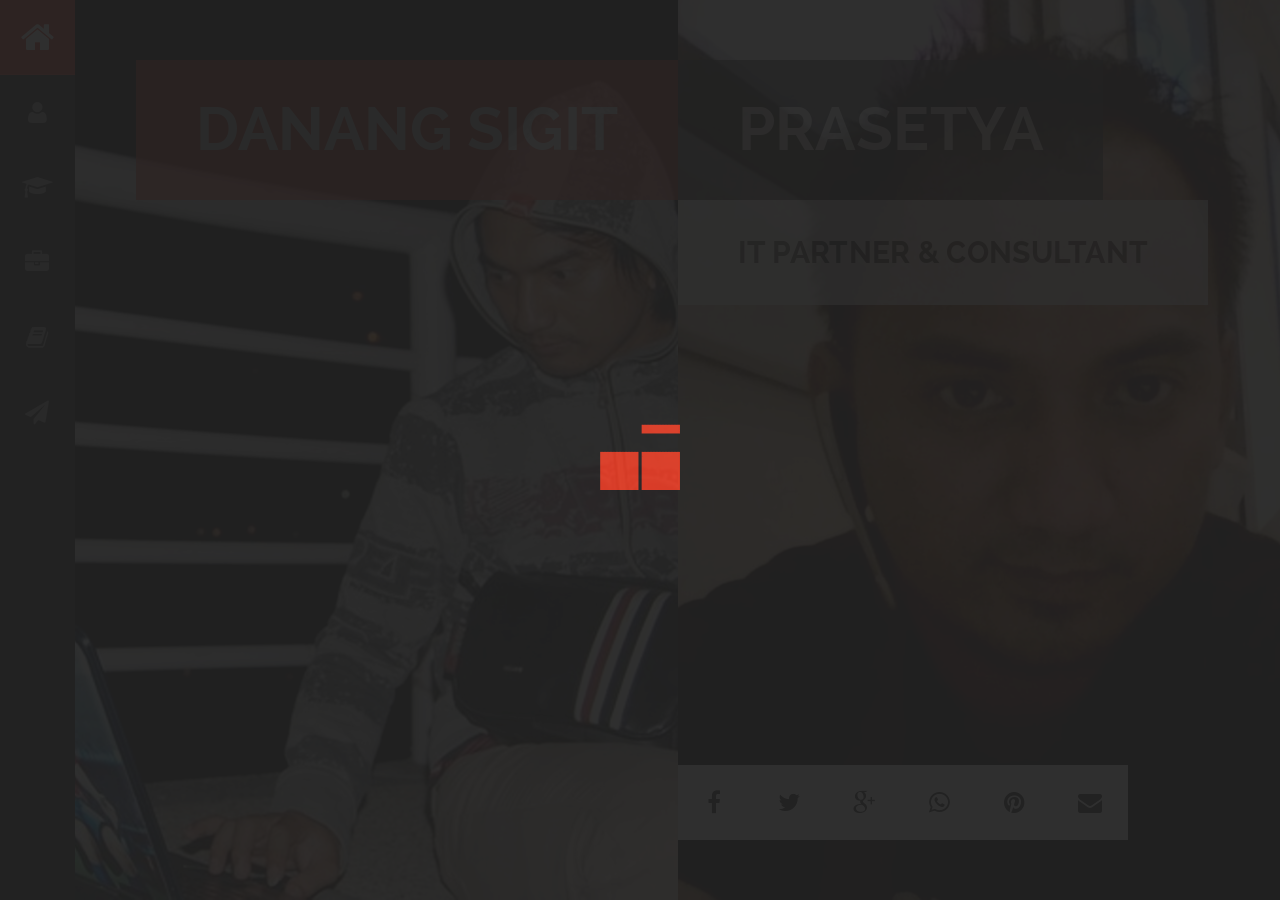
<file: index_v1.html>
﻿
<?php
	$db_host = 'localhost'; // Nama Server
	$db_user = 'kutaicod'; // User Server
	$db_pass = 'Kutaic0d1ng'; // Password Server
	$db_name = 'kutaicod_web'; // Nama Database
	
	$conn = mysqli_connect($db_host, $db_user, $db_pass, $db_name);
	if (!$conn) {
		die ('Gagal terhubung dengan MySQL: ' . mysqli_connect_error());	
	}
	
	$sql = "SELECT
	*
	FROM
	`cp_portfolio`
	WHERE
	aktif = 'y'
	ORDER BY
	id_portfolio ASC";
	
	$portfolio = mysqli_query($conn, $sql);
	
	if (!$portfolio) {
		die ('SQL Error: ' . mysqli_error($conn));
	}
?>

<!DOCTYPE html>
<html lang="en">
	
	<head>
		<title>DANANG SIGIT PRASETYA - IT PARTNER & CONSULTANT</title>
		<!-- META TAGS -->
		<meta http-equiv="Content-Type" content="text/html; charset=UTF-8" />
		<meta name="viewport" content="width=device-width, initial-scale=1, maximum-scale=1" />
		<meta name="viewport" content="width=device-width, initial-scale=1.0, maximum-scale=1, user-scalable=no" />
		<meta http-equiv="Content-Type" content="text/html; charset=utf-8" />
		<meta name="robots" content="index, follow">
		<meta name="description" content="Melayani jasa pembuatan  Landing Page / Website, Aplikasi Mobile, UI UX Design, Software Enginer, untuk wilayah Tenggarong, Kutai kartanegara, Borneo, Kalimantan Timur, Indonesia dan Asia. Kami merupakan sociopreanur yang dapat membantu Militer, Pemerintah, Pejabat, Universitas, Hotel, Organisasi, Perusahaan yang bergerak dibidang bisnis atau komersial, bukan hanya pelayanan tetapi kualitas dan harga,menjadi hal terbaik untuk promosi perusahaan/usaha bisnis melalui digital.">
		<meta name="keywords" content="Jasa Pembuatan Website, Danang Sigit, Prasetya, kutaicoding, jasa pembuatan website tenggarong, kutai kartanegara, borneo, kalimantan timur, blog murah, web developer, mobile developer, software enginer, ui ux design, pembuatan stasiun radio, tv lokal, streaming radio, Kursus Komputer, jurnalistik">
		<meta name="author" content="Danang Sigit Prasetya">
		<meta name="robots" content="all,index,follow">
		<meta http-equiv="Content-Language" content="id-ID">
		<meta NAME="Distribution" CONTENT="Global">
		<meta NAME="Rating" CONTENT="General">
		
		<!-- FAVICON -->
		<link href="images/favicon.ico" rel="shortcut icon" type="image/x-icon">
		<!-- CSS FILES -->
		<link href="css/normalize.css" rel="stylesheet" type="text/css">
		<link href="css/animate.css" rel="stylesheet" type="text/css">
		<link href="css/font-awesome.min.css" rel="stylesheet" type="text/css">
		<link href="css/style.css" rel="stylesheet" type="text/css">
		<link href="css/nerveslider.css" rel="stylesheet" type="text/css">
		<link href="css/tooltipster.css" rel="stylesheet" type="text/css">
		<link href="css/scrollbar.css" rel="stylesheet" type="text/css">
		<link href="css/lightgallery.css" rel="stylesheet" type="text/css">
		<link href="css/colors.css" rel="stylesheet" type="text/css">
		<link href="css/media.css" rel="stylesheet" type="text/css">
		<style> 
			
			/* Input Field CSS */
			.datainput{position:relative;margin:5px 0 20px}
			.datainput p{font-size:12px;background:#eee;display:inline-block;padding:5px 15px;border-radius:.5rem}
			.whatsapp-form textarea{min-height:120px}
			.datainput select{padding:12px 0;color:#555;font-size:14px;width:100%;border:0;border-bottom:1px solid #ddd;outline:none;background:#fff}
			.datainput input,.datainput textarea{font-size:15px;padding:15px 0;display:block;width:100%;border:none;border-bottom:1px solid #ddd; margin:0}
			.datainput input:focus,.datainput textarea:focus{outline:none}
			.datainput label{color:#999;font-size:14px;font-weight:400;position:absolute;pointer-events:none;left:0;top:18px;transition:.2s ease all}
			.datainput input:focus~label,.datainput input:valid~label,.datainput textarea:focus~label,.datainput textarea:valid~label{top:-10px;font-size:14px;color:#21a51f}
			#notif-license span{font-size:40px}#notif-license{display:none;position:fixed}
			.bar{position:relative;display:block;width:100%}
			.bar:before,.bar:after{content:'';height:2px;width:0;bottom:1px;position:absolute;background:#21a51f;transition:.2s ease all}
			.bar:before{left:50%}.bar:after{right:50%}
			.datainput input:focus~.bar:before,.datainput input:focus~.bar:after,.datainput textarea:focus~.bar:before,.datainput textarea:focus~.bar:after{width:50%}
			.indigox{background:#3f51b5}
			.orangex{background:#ff9800}
			.pinkx{background:#e91e63}
			.bluex{background:#2196F3}
			.purplex{background:#9c27b0}
			.redx{background:#F44336}
			.greenx{background:#4CAF50}
			.highlight{position:absolute;height:50%;width:100px;top:25%;left:0;pointer-events:none;opacity:.5}
			.datainput input:focus~.highlight,.datainput textarea:focus~.highlight{animation:inputHighlighter .3s ease}
			.datainput input:focus~label,.datainput input:valid~label,
			.datainput textarea:focus~label,
			.datainput textarea:valid~label{top:-10px;font-size:13px;color:#21a51f}
			
			/* Default Whatsapp Form CSS by www.idblanter.com */
			form.whatsapp-form {
			box-shadow: 0 1px 6px rgba(32,33,36,.28);
			border-radius: .5rem;
			padding: 20px;
			box-sizing: border-box;
			color: #444;
			font-size: 14px;
			line-height: 1.5;
			}
			.whatsapp-form a.send_form {
			color: #fff;
			background: #21a51f;
			text-decoration: none;
			display: inline-block;
			padding: 10px 25px;
			border-radius: .3rem;
			font-weight: 700;
			letter-spacing: .5px;
			font-size: 15px;
			}
			#text-info span {
			display: block;
			padding: 10px 15px;
			text-align: center;
			font-weight: 700;
			margin: 15px 0;
			border-radius: .5rem;
			}
			#text-info span.yes {
			background: #c6ffc5;
			color: #0ea904;
			}
			#text-info span.no {
			background: #ffc5c5;
			color: #ce0404;
			}
			.whatsapp-form{
			width:100%;
			max-width:700px;
			margin:0 auto;
			box-sizing:border-box;
			}
		</style>
		<noscript>
			<link href="css/nojs.css" rel="stylesheet" type="text/css">
		</noscript>
	</head>
	
	<body>
		<!-- LOADING ANIMATION -->
		<div id="site-loading"></div>
		<!-- MAIN MENU -->
		<div id="cv-menu">
			<nav id="cv-main-menu">
				<ul>
					<!-- SIDEBAR MENU ICON 
						<li><a href="#" class="cv-menu-button fa fa-bars">Menu</a>
					</li>-->
					<!-- PAGE 1 LINK -->
					<li class="links-to-floor-li cv-active" data-id="1" data-slug="home"><a href="#home" class="fa fa-home tooltip-menu" title="HOME">Home</a>
					</li>
					<!-- PAGE 2 LINK -->
					<li class="links-to-floor-li" data-id="2" data-slug="about"><a href="#about" class="fa fa-user tooltip-menu" title="ABOUT">About</a>
					</li>
					<!-- PAGE 3 LINK -->
					<li class="links-to-floor-li" data-id="3" data-slug="resume"><a href="#resume" class="fa fa-graduation-cap tooltip-menu" title="RESUME">Resume</a>
					</li>
					<!-- PAGE 4 LINK -->
					<li class="links-to-floor-li" data-id="4" data-slug="portfolio"><a href="#portfolio" class="fa fa-briefcase tooltip-menu" title="PORTFOLIO">Portfolio</a>
					</li>
					<!-- PAGE Add LINK -->
					<li class="links-to-floor-li" data-id="5" data-slug="presentation"><a href="#presentation" class="fa fa-book tooltip-menu" title="PRESENTATION">Presentation</a>
					</li>
					<!-- PAGE 5 LINK -->
					<li class="links-to-floor-li" data-id="6" data-slug="contact"><a href="#contact" class="fa fa-send tooltip-menu" title="CONTACT">Contact</a>
					</li>
				</ul>
			</nav>
		</div>
		<!-- LEFT SLIDER -->
		<div class="cv-left-slider">
			<div id="cv-left-slider">
				<!-- 1. SLIDE -->
				<div>
					<img src="images/photos/prass1.jpg" alt="">
					<div id="home-slide-title">
						<span>DANANG SIGIT</span>
					</div>
				</div>
				<!-- 2. SLIDE -->
				<img src="images/photos/prass2.jpg" alt="">
				<!-- 3. SLIDE -->
				<img src="images/photos/prass3.jpg" alt="">
				<!-- 4. SLIDE -->
				<img src="images/photos/prass4.jpg" alt="">
				<!-- 5. SLIDE -->
				<img src="images/photos/enterpreanur.jpg" alt="">
				<!-- 6. SLIDE -->
				<img src="images/photos/kc1.jpg" alt="">
				<div>
					<!-- GOOGLE MAP -->
					<div class="google-map-container">
						<div id="google-map"></div>
					</div>  
				</div>
			</div>
		</div>
		<!-- PAGES -->
		<div id="ascensorBuilding">
			<!-- PAGE 1 -->
			<section class="floor floor-1">
				<div id="home-image">
					<div id="home-title">
						<h1><span class="mobile-title">DANANG SIGIT</span><span>PRASETYA</span></h1>
						<p>IT PARTNER & CONSULTANT</p>
					</div>
					<!-- SOCIAL ICONS -->
					<div id="cv-home-social-bar-container">
						<nav id="cv-home-social-bar">
							<ul>
								
								<script language="javascript">
									document.write(
									"<li><a class='fa fa-facebook-f tooltip-social' href='http://www.facebook.com/share.php?u=" + document.URL + " ' target='_blank'> Facebook</a></li>");
								</script>
								
								
								<script language="javascript">
									document.write(
									" <li><a class='fa fa-twitter tooltip-social' href='http://twitter.com/home/?status=" + document.URL + "' target='_blank'> Twitter</a></li>");
								</script>
								
								
								<script language="javascript">
									document.write(
									"<li><a class='fa fa-google-plus tooltip-social' href='https://plus.google.com/share?url=" + document.URL + "' target='_blank'> Google+</a></li>");
								</script>
								
								
								<script language="javascript">
									document.write(
									"<li><a class='fa fa-whatsapp tooltip-social' href='whatsapp://send?text=" + document.URL + "' target='_blank'> Whatsapp</a></li>");
								</script>
								
								
								<script language="javascript">
									document.write(
									"<li><a class='fa fa-pinterest tooltip-social' href='https://pinterest.com/pin/create/bookmarklet/?media=" + document.URL + "' target='_blank'> Pinterest</a></li>");
								</script>
								
								
								<script language="javascript">
									document.write(
									"<li><a class='fa fa-envelope tooltip-social' href='mailto:?subject=Simple%20Social%20Network%20Sharing%20Plugin&body=" + document.URL + "' target='_blank'><i class='fa-2x fas fa-envelope'></i> Email</a></li>");
								</script>
								
							</ul>
						</nav>
					</div>
				</div>
			</section>
			<!-- PAGE 2 -->
			<section class="floor floor-2">
				<!-- THIS IMAGE WILL BE DISPLAYED ONLY ON MOBILE MODE ( 1024PX AND BELOW ) -->
				<div class="img-mobile-only">
					<img src="images/photos/prass3-small.jpg" alt="">
				</div>
				<!-- PAGE CONTENT -->
				<div class="cv-page-content">
					<h2 class="border">TENTANG SAYA</h2>
					<p>Melayani jasa pembuatan  Landing Page / Website, Aplikasi Mobile, UI UX Design, Software Enginer, untuk wilayah Tenggarong, Kutai kartanegara, Borneo, Kalimantan Timur, Indonesia dan Asia. Kami merupakan sociopreanur yang dapat membantu Militer, Pemerintah, Pejabat, Universitas, Hotel, Organisasi, Perusahaan yang bergerak dibidang bisnis atau komersial, bukan hanya pelayanan tetapi kualitas dan harga,menjadi hal terbaik untuk promosi perusahaan/usaha bisnis melalui digital..</p>
					<!-- TABLE -->
					<ul class="cv-table">
						<li>
							<div class="cv-table-left"><i class="cv-icon fa fa-user"></i>Date of birth</div>
							<div class="cv-table-right">02 April 1984</div>
						</li>
						<li>
							<div class="cv-table-left"><i class="cv-icon fa fa-language"></i>Languages</div>
							<div class="cv-table-right">English, Indonesia</div>
						</li>
						<li>
							<div class="cv-table-left"><i class="cv-icon fa fa-futbol-o"></i>Hobbies</div>
							<div class="cv-table-right">Coding, Swimming, Diving, Water Ski</div>
						</li>
						<li>
							<div class="cv-table-left"><i class="cv-icon fa fa-external-link-square"></i>Website</div>
							<div class="cv-table-right"><a href="https://kutaicoding.com">www.kutaicoding.com</a>
							</div>
						</li>
					</ul>
					<h2 class="border">MAKSUD & TUJUAN</h2>
					<p>Menjadi Sociopreneur Pengembang Produk dan Penyedia Jasa di khusus nya Bidang Informasi, Teknologi, dan Komunikasi Nasional Kelas Dunia.</p>
					<p>Menjalankan usaha Dibidang Informasi, Teknologi dan Komunikasi secara terintegrasi, berdasarkan prinsip-prinsip Sociopreneur yang kuat dan akurat. <br> Menciptakan produk dan layanan yang memiliki peluang-peluang yang diminta dan diinginkan pasar yang berbasis ide-ide orisinil dan nyata. </p>
					<a href="#contact" class="cv-button primary go-to-floor" data-id="5" data-slug="contact">Hire Me</a>
					<a href="#" class="cv-button">Download Resume</a>
					<hr>
					<h2 class="border">APA YANG SAYA LAKUKAN</h2>
					
					<div class="cv-main-icon-container">
						<!-- ICON BLOCK -->
						<div class="cv-icon-block">
							<div class="cv-icon-container">
								<a href="#" class="fa fa-desktop">Web Developer</a>
							</div>
							<div class="cv-icon-text">
								<h4>Web Developer</h4>
								<p>Memberikan pelayanan jasa perancangan dan pengembangan aplikasi website sebagai media promosi usaha dijaringan internet. Perancangan dan pengembangan aplikasi website bisa berupa perancangan website statik maupun website dinamis bahkan sebuah aplikasi E-commerce..</p>
							</div>
						</div>
						<!-- ICON BLOCK -->
						<div class="cv-icon-block">
							<div class="cv-icon-container">
								<a href="#" class="fa fa-android">Mobile Developer</a>
							</div>
							<div class="cv-icon-text">
								<h4>Mobile Developer</h4>
								<p>Melayani pembuatan aplikasi android & iOS berdasarkan system yang disesuaikan dengan kebutuhan dan keinginan pelanggan dengan fungsi yang optimal, berkualitas mulai dari aplikasi hiburan hingga aplikasi untuk bisnis dengan harga yang wajar.</p>
							</div>
						</div>				
					</div>
					<div class="cv-main-icon-container">
						<!-- ICON BLOCK -->
						<div class="cv-icon-block">
							<div class="cv-icon-container">
								<a href="#" class="fa fa-paint-brush">UI /UX Design</a>
							</div>
							<div class="cv-icon-text">
								<h4>UI /UX Design</h4>
								<p>Memberikan desain terbaik untuk meningkatkan kepuasan pengguna (pengguna aplikasi, pengunjung website) dalam meningkatkan kegunaan dan kesenangan yang diberikan dalam interaksi antara pengguna dan produk sesuai permintaan anda.</p>
							</div>
						</div>
						<!-- ICON BLOCK -->
						<div class="cv-icon-block">
							<div class="cv-icon-container">
								<a href="#" class="fa fa-code">Software Enginer</a>
							</div>
							<div class="cv-icon-text">
								<h4>Software Enginer</h4>
								<p>Mengerjakan aplikasi operasional lainnya antara lain; aplikasi Absensi, aplikasi penjualan & pembelian, stok, hutang piutang, aplikasi perhotelan, aplikasi pendataan karyawan, aplikasi perjalanan dinas dan lain sebagainya.</p>
							</div>
						</div>						
					</div>
					<hr>
					<!-- TESTIMONIALS -->
					<h2 class="border">Testimonials</h2>
					<div id="testimonials">
						<div>
							<blockquote>
								<p>Terima kasih mas prass pelayanannya yang sangat baik, dan mau membina staff saya, sekarang jembayan tengah sudah memiliki web dan aplikasi desa yang bagus</p>
								<p class="cite">Rohimin</p>
							</blockquote>
						</div>
						<div>
							<blockquote>
								<p>Terima kasih mas sudah mau membantu untuk desain ulang web Hotel Grand Elty Singgasana semoga makin sukses, untuk aplikasi kasir elty mart nya segera ya mas</p>
								<p class="cite">Hariyanto</p>
							</blockquote>
						</div>
						<div>
							<blockquote>
								<p>Berkat mas prass sekarang kami sudah punya website desa Sungai Payang yang keren dan aplikasi juga ok mas, sekarang warga bisa langsung download melalui playstore</p>
								<p class="cite">Rusdi</p>
							</blockquote>
						</div>
						<div>
							<blockquote>
								<p>Keren mas portal website kabarkubarmahulu.com yang saya pesan sesuai dengan permintaan. rekomended banget jasa pelayanan website dan aplikasinya</p>
								<p class="cite">Lukman Kubar</p>
							</blockquote>
						</div>
						<div>
							<blockquote>
								<p>Waah.. Terima kasih sekarang hanya dengan 1 Website www.kumalaradionetwork.com sudah bisa dengerin semua streaming radio kumala network di seluruh indonesia</p>
								<p class="cite">Suwanto</p>
							</blockquote>
						</div>
						<div>
							<blockquote>
								<p>www.krisnafm.com paling suka tampilan slideshow image depan mas, Halaman admin juga sangat gampang dipelajari </p>
								<p class="cite">Ria</p>
							</blockquote>
						</div>
					</div>
				</div>
			</section>
			<!-- PAGE 3 -->
			<section class="floor floor-3">
				<!-- THIS IMAGE WILL BE DISPLAYED ONLY ON MOBILE MODE ( 1024PX AND BELOW ) -->
				<div class="img-mobile-only">
					<img src="images/photos/prass2-small.jpg" alt="">
				</div>
				<!-- PAGE CONTENT -->
				<div class="cv-page-content">
					<h2 class="border">JOB EXPERIENCE</h2>
					<div class="cv-resume-box">
						<div class="cv-resume-title">
							<h5>IT PARTNER & CONSULTANT</h5>
							<h6>www.kutaicoding.com</h6>
							<p>2012 - Sekarang</p>
						</div>
						<p>Menyediakan jasa layanan media online berbasis webapp dan media informasi lainnya. sebagai Sociopreneur yang dapat membantu Pemerintahan, Militer, Pejabat, Universitas, Hotel, Organisasi atau perusahaan yang bergerak dibidang bisnis atau komersial. Bukan hanya pelayanan, tapi kualitas dan harga, menjadi hal terbaik untuk promosi perusahaan/usaha bisnis dijaringan internet.</p>
						<div class="cv-resume-title">
							<h5>Directur Utama</h5>
							<h6>iNRADIO 99.0 FM</h6>
							<p>2015 - Sekarang</p>
						</div>
						<p>iNRADIO Tenggarong berdiri dengan nama PT. BORNEO PRIMA MEDIA adalah Radio anak muda yang pertama kali berdiri di Kota Raja Tenggarong memberikan beragam informasi untuk menggali inspirasimu, Hadir dengan aneka menu Music, Informasi, News, Talkshow, Education, Religius, Konseling, Bisnis, dll</p>
						<div class="cv-resume-title">
							<h5>Station Manager</h5>
							<h6>SBKFM Radio 107.3 Mhz</h6>
							<p>2012 - 2015</p>
						</div>
						<p>PT. Radio Swara Bahana Kawula Muda 107.3 FM, Hadir dengan aneka menu Music, News, Talkshow, Education, Religius, Konseling, dan informasi bisnis.</p>
						<div class="cv-resume-title">
							<h5>Maintenance Administration</h5>
							<h6>PT. Pelayaran Sari Ampenan</h6>
							<p>2010 - 2012</p>
						</div>
						<p>Sari Ampenan adalah salah satu perusahaan pelayaran nasional yang ada di surabaya dan berkembang</p>						
						<div class="cv-resume-title">
							<h5>Human Resources Development</h5>
							<h6>PD. Sumber Murni</h6>
							<p>2009 - 2010</p>
						</div>
						<p>Pada tahun 1975, Sumber Murni ditunjuk oleh PT Bridgestone Tire Indonesia sebagai distributor resmi ban merk Bridgestone dengan daerah pemasaran Indonesia Bagian Timur.
						PD. Sumber Murni Artharaya didirikan pada tahun 2017 dengan status distributor resmi ban merk Bridgestone dan Firestone.</p>						
						<div class="cv-resume-title">
							<h5>Marketing</h5>
							<h6>Rama Advertising</h6>
							<p>2008 - 2009</p>
						</div>
						<p>Rama Advertising Surabaya menyediakan jasa layanan pembuatan dan pemasangan materi promosi.</p>
						<div class="cv-resume-title">
							<h5>Event Management</h5>
							<h6>A Production</h6>
							<p>2007 - 2008</p>
						</div>
						<p>A Production bergerak dibidang Event Organizer, Artis Agency, Album Promotion, Talent management, dll.</p>
						<div class="cv-resume-title">
							<h5>Marketing</h5>
							<h6>PT Perwirabhakti Sentrasejahtera</h6>
							<p>2006 - 2007</p>
						</div>
						<p>Daalderop Holland menunjuk PT. Perwirabhakti Sentrasejahtera untuk menjadi distributor tunggal pemanas air listrik Daalderop di Indonesia sejak tahun 1993. PT. Perwirabhakti Sentrasejahtera selalu mengutamakan kualitas, baik dalam kualitas produk, kualitas SDM, dan kualitas purna jual. Dengan pengalaman melayani keluarga Indonesia selama lebih dari 20 tahun, Daalderop telah menjadi simbol pemanas air terbaik dan teraman di Indonesia.</p>
						<div class="cv-resume-title">
							<h5>Kepala Divisi Entertainment</h5>
							<h6>Press Production</h6>
							<p>2002 - 2005</p>
						</div>
						<p>Press Production bergerak dibidang Talent Management, Artis Agency, Event Organizer, SPG, SPB, Usher, Launching Product, Advertising, Seminar, Pameran, Creative Concept, dll.</p>
					</div>
					<hr>
					<h2 class="border">ORGANIZATION EXPERIENCE</h2>
					<div class="cv-resume-box">
						<div class="cv-resume-title">
							<h5>IT Consultant</h5>
							<h6>Rumah Budaya Kutai</h6>
							<p>2017 - Sekarang</p>
						</div>
						<div class="cv-resume-title">
							<h5>VP Tourism</h5>
							<h6>Indonesia Marketing Association</h6>
							<p>2016 - Sekarang</p>
						</div>
						<div class="cv-resume-title">
							<h5>IT Consultant</h5>
							<h6>Japung Nusantara</h6>
							<p>2015 - Sekarang</p>
						</div>
					</div>
					<h2 class="border">Work Skills</h2>
					<!-- SKILL BARS -->
					<div class="skills">
						<div class="skillbar" data-percent="95%">
							<div class="skillbar-title"><span>Web Designe</span>
							</div>
							<div class="skillbar-bar"></div>
							<div class="skill-bar-percent">95%</div>
						</div>
						<div class="skillbar" data-percent="88%">
							<div class="skillbar-title"><span>Marketing</span>
							</div>
							<div class="skillbar-bar"></div>
							<div class="skill-bar-percent">88%</div>
						</div>
						<div class="skillbar" data-percent="85%">
							<div class="skillbar-title"><span>HTML5 / CSS</span>
							</div>
							<div class="skillbar-bar"></div>
							<div class="skill-bar-percent">85%</div>
						</div>
						<div class="skillbar" data-percent="81%">
							<div class="skillbar-title"><span>PHP</span>
							</div>
							<div class="skillbar-bar"></div>
							<div class="skill-bar-percent">81%</div>
						</div>
						<div class="skillbar" data-percent="89%">
							<div class="skillbar-title"><span>MySQL</span>
							</div>
							<div class="skillbar-bar"></div>
							<div class="skill-bar-percent">89%</div>
						</div>
						<div class="skillbar" data-percent="73%">
							<div class="skillbar-title"><span>Java</span>
							</div>
							<div class="skillbar-bar"></div>
							<div class="skill-bar-percent">73%</div>
						</div>
						<div class="skillbar" data-percent="77%">
							<div class="skillbar-title"><span>jQuery</span>
							</div>
							<div class="skillbar-bar"></div>
							<div class="skill-bar-percent">77%</div>
						</div>
						<div class="skillbar" data-percent="92%">
							<div class="skillbar-title"><span>Codeigniter</span>
							</div>
							<div class="skillbar-bar"></div>
							<div class="skill-bar-percent">92%</div>
						</div>
						<div class="skillbar" data-percent="76%">
							<div class="skillbar-title"><span>Wordpress</span>
							</div>
							<div class="skillbar-bar"></div>
							<div class="skill-bar-percent">76%</div>
						</div>
						<div class="skillbar" data-percent="86%">
							<div class="skillbar-title"><span>Blogspot</span>
							</div>
							<div class="skillbar-bar"></div>
							<div class="skill-bar-percent">86%</div>
						</div>
						<!-- End Skill Bars -->
						<h2 class="border">Personal Skills</h2>
						<!-- SKILL BARS -->
						<div class="skills">
							<div class="skillbar" data-percent="78%">
								<div class="skillbar-title"><span>Creativity</span>
								</div>
								<div class="skillbar-bar"></div>
								<div class="skill-bar-percent">78%</div>
							</div>
							<div class="skillbar" data-percent="82%">
								<div class="skillbar-title"><span>Innovation</span>
								</div>
								<div class="skillbar-bar"></div>
								<div class="skill-bar-percent">82%</div>
							</div>
							<div class="skillbar" data-percent="95%">
								<div class="skillbar-title"><span>Simplicity</span>
								</div>
								<div class="skillbar-bar"></div>
								<div class="skill-bar-percent">95%</div>
							</div>
							<div class="skillbar" data-percent="92%">
								<div class="skillbar-title"><span>Resourcefulnes</span>
								</div>
								<div class="skillbar-bar"></div>
								<div class="skill-bar-percent">92%</div>
							</div>
							<div class="skillbar" data-percent="89%">
								<div class="skillbar-title"><span>Critical Thinking</span>
								</div>
								<div class="skillbar-bar"></div>
								<div class="skill-bar-percent">89%</div>
							</div>
							<div class="skillbar" data-percent="86%">
								<div class="skillbar-title"><span>Problem Solving</span>
								</div>
								<div class="skillbar-bar"></div>
								<div class="skill-bar-percent">86%</div>
							</div>
							<div class="skillbar" data-percent="94%">
								<div class="skillbar-title"><span>Flexible/Dependable</span>
								</div>
								<div class="skillbar-bar"></div>
								<div class="skill-bar-percent">94%</div>
							</div>
							<div class="skillbar" data-percent="99%">
								<div class="skillbar-title"><span>Curiosity</span>
								</div>
								<div class="skillbar-bar"></div>
								<div class="skill-bar-percent">99%</div>
							</div>
							<div class="skillbar" data-percent="96%">
								<div class="skillbar-title"><span>Thinking outside the box</span>
								</div>
								<div class="skillbar-bar"></div>
								<div class="skill-bar-percent">96%</div>
							</div>
						</div>
					</div>
				</div>
			</section>
			<!-- PAGE 4 -->
			<section class="floor floor-4">
				<!-- THIS IMAGE WILL BE DISPLAYED ONLY ON MOBILE MODE ( 1024PX AND BELOW ) -->
				<div class="img-mobile-only">
					<img src="images/photos/prass5-small.jpg" alt="">
				</div>
				<!-- PAGE CONTENT -->
				
				<div class="cv-page-content">
					<h2 class="border">PORTFOLIO</h2>
					<!-- PORTFOLIO FILTERS -->
					<ul id="cv-portfolio-filter" class="cvfilters">
						<li data-filter="all" class="gridactive">All</li>
						<li data-filter="cat1">Aplikasi</li>
						<li data-filter="cat2">Website</li>
					</ul>
					<div class="clear"></div>
					<!-- PORTFOLIO GRID -->
					<ul id="cv-portfolio" class="cvgrid">
						<li data-filter-class='["all","cat1"]'>
							<figure>
								<a id="" href="https://kutaicoding.com/portfolio" class="cvgrid-img">
									<img src="images/photos/app_radio.png" alt="">
								</a>
								<figcaption>
									<div class="cvgrid-title">iNRadio</div>
								</figcaption>
							</figure>
						</li>
						<li data-filter-class='["all","cat1"]'>
							<figure>
								<a id="" href="https://kutaicoding.com/portfolio" class="cvgrid-img">
									<img src="images/photos/app_apam.png" alt="">
								</a>
								<figcaption>
									<div class="cvgrid-title">APAM Kukar</div>
								</figcaption>
							</figure>
						</li>
						<li data-filter-class='["all","cat1"]'>
							<figure>
								<a id="" href="https://kutaicoding.com/portfolio" class="cvgrid-img">
									<img src="images/photos/kutaicodf.png" alt="">
								</a>
								<figcaption>
									<div class="cvgrid-title">KutaiCoding</div>
								</figcaption>
							</figure>
						</li>
						<li data-filter-class='["all","cat2"]'>
							<figure>
								<a id="" href="https://kutaicoding.com/portfolio" class="cvgrid-img">
									<img src="images/photos/eltyhotel.jpg" alt="">
								</a>
								<figcaption>
									<div class="cvgrid-title">Grand Elty Hotel</div>
								</figcaption>
							</figure>
						</li>
						<li data-filter-class='["all","cat2"]'>
							<figure>
								<a id="" href="https://kutaicoding.com/portfolio" class="cvgrid-img">
									<img src="images/photos/webinradio.jpg" alt="">
								</a>
								<figcaption>
									<div class="cvgrid-title">inradio.co.id</div>
								</figcaption>
							</figure>
						</li>
						<li data-filter-class='["all","cat2"]'>
							<figure>
								<a id="" href="https://kutaicoding.com/portfolio" class="cvgrid-img">
									<img src="images/photos/kutaicod.jpg" alt="">
								</a>
								<figcaption>
									<div class="cvgrid-title">kutaicoding.com</div>
								</figcaption>
							</figure>
						</li>
					</ul>
					<div class="clear"></div>
				</div>
			</section>
			<!-- PAGE 5 -->
			<section class="floor floor-5">
				<!-- THIS IMAGE WILL BE DISPLAYED ONLY ON MOBILE MODE ( 1024PX AND BELOW ) -->
				<div class="img-mobile-only">
					<img src="images/photos/enterpreanurs.jpg" alt="">
				</div>
				<!-- PAGE CONTENT -->
				<div class="cv-page-content">
					<!-- PRESENTATION -->
					<div id="presentation">
						<div>
							<h3 class="border">ENTERPRENUERSHIP</h3>
							<blockquote>
								<h3>WHAT IS ?</h3>
								<p class="cite">Enterprenuership</p>
							</blockquote>
						</div>
						<div>
							<h5 class="border">PENGERTIAN ENTERPRENUERSHIP</h5>
							<blockquote>
								<p>Entrepreneurship berasal dari Bahasa Perancis yaitu “entreprende” yang artinya memulai, melakukan, berusaha melakukan tindakan mengatur dan mengorganisir. Jadi pengertian entrepreneurship adalah sebuah proses kegiatan kreativitas dan inovasi dalam menciptakan suatu perubahan dengan memanfaatkan peluang dan berbagai sumber yang ada untuk menghasilkan nilai tambah untuk diri sendiri dan orang lain dan untuk memenangkan persaingan.
								</p>
								<p class="cite">Enterprenuership</p>
							</blockquote>
						</div>
						<div>
							<h5>PENGERTIAN ENTERPRENUERSHIP</h5>
							<blockquote>
								<p>Menurut Hermawan Kartajaya Pendiri Indonesia Marketing Association (IMA) 
									yang merupakan President IMA periode 1996 - 2001 dan juga President WMA periode 2002-2003 sekaligus pendiri IMA
								Pengertian Entrepreneurship yaitu sebuah usaha untuk menciptakan nilai melalui pengamatan atas sebuah kesempatan bisnis dengan cara menjalankan manajemen terhadap risiko yang mungkin terjadi dan keterampilan untuk berkomunikasi juga memobilisasi sumber daya terutama pada sumber daya manusia sehingga mampu menciptakan sesuatu yang menguntungkan (menghasilkan).</p>
								<p class="cite">Enterprenuership Menurut Hermanwan Kertajaya</p>
							</blockquote>
						</div>
						<div>
							<h5 class="border">DEFINISI ENTERPRENUERSHIP</h5>
							<blockquote>
								<p>Definisi entrepreneurship adalah jiwa kewirausahaan yang dibangun bertujuan untuk menjembatani antara ilmu dengan kemampuan pasar. Entrepreneurship meliputi pembangunan/ pembentukan sebuah perusahaan baru, kegiatan kewirausahaan juga merupakan kemampuan managerial yang diperlukan oleh seorang entrepreneur.
								</p>
								<p class="cite">Enterprenuership</p>
							</blockquote>
						</div>
						<div>
							<h3 class="border">QUESTION</h3>
							<blockquote>
								<h4>APA YANG ANDA LAKUKAN SETELAH LULUS SEKOLAH ?</h4>
								<img src="images/presentation/lulus.jpg" style="width:100%; height:auto" alt="">
								<p class="cite">Enterprenuership</p>
							</blockquote>
						</div>
						<div>
							<h3 class="border">QUESTION</h3>
							<blockquote>
								<h4>ISTIRAHAT SETELAH LULUS</h4>
								<h6>Berapa lama anda akan beristirahat??? </h6>
								<h6>Apa yang anda lakukan selama beristirahat??? </h6>
								<h6>Berapa lama akan anda berada ditanggungan orang tua??? </h6>
								<h6>Seberapa besar pengaruh yang akan anda lakukan selama beristirahat??? </h6>
								<p class="cite">Enterprenuership</p>
							</blockquote>
						</div>
						<div>
							<h3 class="border">QUESTION</h3>
							<blockquote>
								<h4>KAWIN / NIKAH SETELAH LULUS</h4>
								<h6>Jangan-jangan MBA??? </h6>
								<h6>Dijodohin sama keluarga??? </h6>
								<h6>Harus kerja atau usaha??? </h6>
								<h6>Kebutuhan pokok naik??? </h6>
								<p class="cite">Enterprenuership</p>
							</blockquote>
						</div>
						<div>
							<h3 class="border">QUESTION</h3>
							<blockquote>
								<h4>KULIAH SETELAH LULUS</h4>
								<h6>Apa Hobimu??? </h6>
								<h6>Serius mau Kuliah??? </h6>
								<h6>Sanggup Bertahan dan jauh dari orang tua??? </h6>
								<h6>Berapa biaya yang sanggup di keluarkan orang tua??? </h6>
								<p class="cite">Enterprenuership</p>
							</blockquote>
						</div>
						<div>
							<h3 class="border">QUESTION</h3>
							<blockquote>
								<h4>KERJA SETELAH LULUS</h4>
								<h6>Skill apa yang anda punya??? </h6>
								<h6>Seberapa lama kemampuan tubuh anda untuk bekerja (perjam)??? </h6>
								<h6>Sudah punya mental??? </h6>
								<h6>Disiplinkah anda??? </h6>
								<p class="cite">Enterprenuership</p>
							</blockquote>
						</div>
						<div>
							<h3 class="border">REAL CONDITIONS</h3>
							<blockquote>
								<img src="images/presentation/riil.jpg" style="width:100%; height:auto" alt="">
								<p class="cite">Enterprenuership</p>
							</blockquote>
						</div>
						<div>
							<h3 class="border">MINDSET SALAH</h3>
							<blockquote>
								<img src="images/presentation/mindset_fixed.jpg" style="width:100%; height:auto" alt="">
								<p>Kebanyakan orang berpikir 2-5 tahun Berbisnis adalah waktu yang lama untuk sukses, namun rela bekerja 40 tahun dipekerjaan yang dibenci hanya untuk membangun bisnis orang lain dan hidup pas-pasan</p>
								<p class="cite">Enterprenuership</p>
							</blockquote>
						</div>
						<div>
							<h3 class="border">ENTERPRENUERSHIP</h3>
							<blockquote>
								<h3>How To ?</h3>
								<p class="cite">Enterprenuership</p>
							</blockquote>
						</div>
						<div>
							<h3 class="border">How To Enterprenuership ?</h3>
							<blockquote>
								<h4>1. MELIHAT KEDEPAN</h4>
								<h6>Melihat peluang bisnis menggunakan intuisi Anda</h6>
								<h6>Melakukan Riset riset sederhana yang membantu anda</h6>
								<p class="cite">Enterprenuership</p>
							</blockquote>
						</div>
						<div>
							<h3 class="border">How To Enterprenuership ?</h3>
							<blockquote>
								<h4>2. Memperkenalkan Bisnis Anda Kepada Orang-Orang</h4>
								<h6>Mengatakan gambaran besar dari bisnis</h6>
								<h6>Memiliki relasi yang baik sebagai partner bisnis</h6>
								<p class="cite">Enterprenuership</p>
							</blockquote>
						</div>
						<div>
							<h3 class="border">How To Enterprenuership ?</h3>
							<blockquote>
								<h4>3. Memikirkan Sebuah Masalah</h4>
								<h6>Melihat masalah sebagai peluang yang dapat dijadikan sebagai ide bisnis</h6>
								<h6>Mencari solusi dan cara untuk mengatasi masalah tersebut menggangap masalah sebagai tantangan</h6>
								<p class="cite">Enterprenuership</p>
							</blockquote>
						</div>
						<div>
							<h3 class="border">How To Enterprenuership ?</h3>
							<blockquote>
								<h4>4. Menemukan dan Mengikuti Passion</h4>
								<h6>Menciptakan bisnis sesuai dengan passion anda</h6>
								<h6>Mengerjakan bisnis dengan tekun dan fokus</h6>
								<p class="cite">Enterprenuership</p>
							</blockquote>
						</div>
						<div>
							<h3 class="border">How To Enterprenuership ?</h3>
							<blockquote>
								<h4>5. Menggunakan Keyakinan yang Kuat dari diri sendiri</h4>
								<h6>Memiliki keyakinan yang kuat</h6>
								<h6>Memiliki kepercayaan diri sebagai pondasi awal memulai usaha</h6>
								<p class="cite">Enterprenuership</p>
							</blockquote>
						</div>
						<div>
							<h3 class="border">How To Enterprenuership ?</h3>
							<blockquote>
								<h4>6. Mengambil Tindakan (Take Action)</h4>
								<h6>Menciptakan produk</h6>
								<h6>Mencari modal usaha</h6>
								<p class="cite">Enterprenuership</p>
							</blockquote>
						</div>
						<div>
							<h3 class="border">How To Enterprenuership ?</h3>
							<blockquote>
								<h4>7. Membuat Sebuah Prototype</h4>
								<h6>Membuat prototype sederhana sebagai gambaran mengenai produk yang akan anda buat</h6>
								<p class="cite">Enterprenuership</p>
							</blockquote>
						</div>
						<div>
							<h3 class="border">How To Enterprenuership ?</h3>
							<blockquote>
								<h4>8. Mengabaikan Orang-Orang yang Meragukan Anda</h4>
								<h6>Memiliki fokus pada diri sendiri</h6>
								<h6>Memutuskan sesuatu dengan keyakinan sendiri</h6>
								<p class="cite">Enterprenuership</p>
							</blockquote>
						</div>
						<div>
							<h3 class="border">JUST DO IT!</h3>
							<blockquote>
								<p>SEKIAN DAN TERIMA KASIH</p>
								<p class="cite">Enterprenuership by: Danang Sigit Prasetya</p>
							</blockquote>
						</div>
					</div>
				</div>
			</section>
			<!-- PAGE 5 -->
			<section class="floor floor-6">
				<div class="img-mobile-only">
					<img src="images/photos/prass4-small.jpg" alt="">
				</div>
				<!-- PAGE CONTENT -->
				<div class="cv-page-content">
					<h2 class="border">CONTACT</h2>
					<p>Hai!, Saya berkomitmen memberikan layanan terbaik untuk Anda, menyediakan produk dan layanan terbaik yang Anda butuhkan. Apabila untuk alasan tertentu Anda merasa tidak puas dengan pelayanan, anda dapat menyampaikan kritik dan saran.</p>
					<!-- TABLE -->
					<ul class="cv-table">
						<li>
							<div class="cv-table-left"><i class="cv-icon fa fa-phone-square"></i>Phone</div>
							<div class="cv-table-right"><a href="https://api.whatsapp.com/send?phone=6285332489919&text=Hallo%20Mas%20Prass%20Saya%20mau%20tanya">+6285332489919</a></div>
						</li>
						<li>
							<div class="cv-table-left"><i class="cv-icon fa fa-envelope"></i>E-mail</div>
							<div class="cv-table-right"><a href="#">prass.bpm@gmail.com</a>
							</div>
						</li>
						<li>
							<div class="cv-table-left"><i class="cv-icon fa fa-map"></i>Address</div>
							<div class="cv-table-right">Jalan Mulawarman No. 33 Sukarame, Tenggarong, Kutai Kartanegara, Kalimantan Timur</div>
						</li>
						<li>
							<div class="cv-table-left"><i class="cv-icon fa fa-globe"></i>Website</div>
							<div class="cv-table-right"><a href="https://kutaicoding.com">www.kutaicoding.com</a></div>
						</li>
					</ul>
					
					<p>Saya akan menidaklanjuti masukan yang Anda berikan dan bila perlu mengambil tindakan untuk mencegah masalah yang sama terulang kembali.</p>
					<hr>
					<h2 class="border">Hubungi segera ?</h2>
					<p>Silahkan menghubungi melalui private message, melalui form yang berada pada bagian bawah halaman ini. Kritik dan saran Anda sangat penting bagi saya untuk terus meningkatkan kualitas produk dan layanan kepada Anda.</p>
					<!-- CONTACT FORM -->
					<br>
					<form class="whatsapp-form">
						<div class="datainput">
							<input class="validate" id="wa_name" name="name" required="" type="text" value=''/>
							<span class="highlight"></span><span class="bar"></span>
							<label>Your Name</label>
						</div>
						<div class="datainput">
							<input class="validate" id="wa_email" name="email" required="" type="email" value=''/>
							<span class="highlight"></span><span class="bar"></span>
							<label>Your Email</label>
						</div>
						<div class="datainput">
							<select id="wa_select">
								<option hidden='hidden' selected='selected' value='default'>Layanan Yang Anda Butuhkan</option>
								<option value="1">E-Commerce</option>
								<option value="2">Website Company Profile</option>
								<option value="3">Aplikasi Mobile (Android & IOS)</option>
								<option value="4">UI / UX Designe</option>
								<option value="5">Software Enginer</option>
								<option value="6">Digital Marketing (SEO, Ads, Sosial Media Management)</option>
							</select>
						</div>
						<div class="datainput">
							<input class="validate" id="wa_number" name="count" required="" type="number" value=''/>
							<span class="highlight"></span><span class="bar"></span>
							<label>Your Phone</label>
						</div>
						<div class="datainput">
							<input class="validate" id="wa_url" name="url" required="" type="url" value=''/>
							<span class="highlight"></span><span class="bar"></span>
							<label>URL/Link</label>
							<p>Link blog Anda, gunakan http:// atau https://</p>
						</div>
						<div class="datainput">
							<textarea style="margin: 0px !important;" id='wa_textarea' placeholder='' maxlength='5000' row='1' required=""></textarea>
							<span class="highlight"></span><span class="bar"></span>
							<label>Details Requirement</label>
							<p>Apakah ada kebutuhan teknis yang bisa anda jelaskan</p>
						</div>
						<a class="send_form" href="javascript:void" type="submit" title="Send to Whatsapp">Send to Whatsapp</a>
						<div id="text-info"></div>
					</form>
					<!-- MOBILE GOOGLE MAP -->
					<div class="mobile-map-container">
						<div id="mobile-map">
							
						</div>
					</div>
				</div>
			</section>
			<!-- FOOTER -->
			<footer id="footer">
				<div class="cv-credits">
					Copyright &copy; 2019 <a href="https://kutaicoding.com">KutaiCoding</a> - All rights reserved
				</div>
				<!-- BACK TO TOP BUTTON -->
				<div id="cv-back-to-top" class="tooltip-gototop" title="Go to top"></div>
			</footer>
		</div>
		<!-- SIDEBAR -->
		<!-- MAIN JS FILES -->
		<script type="text/javascript" src="js/jquery-1.11.3.min.js"></script>
		<script type="text/javascript" src="js/jquery-ui-custom.min.js"></script>
		<script type="text/javascript" src="js/jquery.ascensor.min.js"></script>
		<script type="text/javascript" src="js/nerveslider.min.js"></script>
		<!-- BACKSTRETCH (HOMEPAGE RIGHT SIDE BG IMAGE) -->
		<script type="text/javascript" src="js/backstretch.min.js"></script>
		<script type="text/javascript">
			jQuery(document).ready(function () {
				"use strict";
				jQuery('#home-image').backstretch("images/photos/prass.jpg");
			});
			
			$(document).on('click','.send_form', function(){
				var input_blanter = document.getElementById('wa_email');
				
				/* Whatsapp Settings */
				var walink = 'https://web.whatsapp.com/send',
				phone = '6285332489919',
				walink2 = 'Halo Nama Saya ',
				text_yes = 'Terkirim.',
				text_no = 'Isi semua Formulir lalu klik Send.';
				
				/* Smartphone Support */
				if (/Android|webOS|iPhone|iPad|iPod|BlackBerry|IEMobile|Opera Mini/i.test(navigator.userAgent)) {
					var walink = 'whatsapp://send';
				}
				
				if("" != input_blanter.value){
					
					/* Call Input Form */
					var input_select1 = $("#wa_select :selected").text(),
					input_name1 = $("#wa_name").val(),
					input_email1 = $("#wa_email").val(),
					input_number1 = $("#wa_number").val(),
					input_url1 = $("#wa_url").val(),
					input_textarea1 = $("#wa_textarea").val();
					
					/* Final Whatsapp URL */
					var blanter_whatsapp = walink + '?phone=' + phone + '&text=' + walink2 + '%0A%0A' +
					'*Name* : ' + input_name1 + '%0A' +
					'*Email Address* : ' + input_email1 + '%0A' +
					'*Layanan* : ' + input_select1 + '%0A' +
					'*Input Number* : ' + input_number1 + '%0A' +
					'*URL/Link* : ' + input_url1 + '%0A' +
					'*Description* : ' + input_textarea1 + '%0A';
					
					/* Whatsapp Window Open */
					window.open(blanter_whatsapp,'_blank');
					document.getElementById("text-info").innerHTML = '<span class="yes">'+text_yes+'</span>';
					} else {
					document.getElementById("text-info").innerHTML = '<span class="no">'+text_no+'</span>';
				}
			});
		</script>
		<!-- PORTFOLIO -->
		<script type="text/javascript" src="js/wookmark.js"></script>
		<script type="text/javascript" src="js/portfolio-trigger.js"></script>
		<!-- TOOLTIPS -->
		<script type="text/javascript" src="js/jquery.tooltipster.min.js"></script>
		<!-- TESTIMONIALS -->
		<script type="text/javascript" src="js/quovolver.js"></script>
		<!-- SIDEBAR SCROLLBAR -->
		<script type="text/javascript" src="js/scrollbar.js"></script>
		<!-- LIGHTGALLERY -->
		<script type="text/javascript" src="js/lightgallery.js"></script>
		<script type="text/javascript" src="js/galleries.js"></script>
		<!-- GOOGLE MAP -->
		
		<!-- CUSTOM JS -->
		<script type="text/javascript" src="js/home-custom.js"></script>
	</body>
	
</html>
</file>
<file: css/style.css>
﻿/* ---------------------- 
Stylesheet Guide
-------------------------

FONTS
GENERAL STYLES
FORMS
LOADING ANIMATION
PAGE STRUCTURE
MAIN MENU
SIDEBAR
SUBMENU
FLICKR FEED
HOMEPAGE
HOME SOCIAL BAR
CV TABLE
ICON CONTAINERS
SKILLS
RESUME
CONTACT
PORTFOLIO
TOOLTIPS
TESTIMONIALS
ACCORDION
RESPONSIVE IFRAME
BLOG
COMMENTS
TABS
FLEX IMAGE
CV BOXES
FOOTER

*/
/* ================= FONTS ================== */
@font-face {
    font-family: 'ralewaybold';
    src: url('../fonts/raleway-bold-webfont.eot');
    src: url('../fonts/raleway-bold-webfont-1.eot') format('embedded-opentype'), url('../fonts/raleway-bold-webfont.woff') format('woff'), url('../fonts/raleway-bold-webfont.ttf') format('truetype'), url('../fonts/raleway-bold-webfont.svg') format('svg');
    font-weight: normal;
    font-style: normal;
}
@font-face {
    font-family: 'ralewayregular';
    src: url('../fonts/raleway-regular-webfont.eot');
    src: url('../fonts/raleway-regular-webfont-1.eot') format('embedded-opentype'), url('../fonts/raleway-regular-webfont.woff') format('woff'), url('../fonts/raleway-regular-webfont.ttf') format('truetype'), url('../fonts/raleway-regular-webfont.svg') format('svg');
    font-weight: normal;
    font-style: normal;
}
body,p,input,textarea {
    font-family: 'ralewayregular';
    font-weight: normal;
}
h1,h2,h3,h4,h5,h6,strong,label,.tooltipster-content,.cv-table-left,.cv-button,.skillbar,.cv-resume-title p, .cvfilters li,.cvgrid li figure figcaption .cvgrid-title,#home-slide-title span,#home-title p,blockquote .cite,.nav-numbers li a,.meta,.page-date,.cv-box-title,.cv-readmore {
    font-family: 'ralewaybold';
    font-weight: normal;
}
/* ================= GENERAL STYLES ================== */
*{
    margin: 0;
    padding: 0;
}
body {
    font-size: 15px;
    background-color: transparent;
    overflow: hidden;
    word-spacing: 0.15em;
    letter-spacing: 0.01em;
}
h1,h2,h3,h4,h5,h6 {
    margin-bottom: 30px;
    margin-top: 0px;
    line-height: 1;
    letter-spacing: 0.01em;
    word-spacing:normal;
}
h1 {
    font-size: 44px;
}
h2 {
    font-size: 38px;
}
h3 {
    font-size: 30px;
}
h4 {
    font-size: 26px;
}
h5 {
    font-size: 22px;
}
h6 {
    font-size: 18px;
}
h1.border,
h2.border,
h3.border,
h4.border,
h5.border,
h6.border {
    position: relative;
    margin-bottom: 50px;
}
h1.border:after,
h2.border:after,
h3.border:after,
h4.border:after,
h5.border:after,
h6.border:after {
    width: 100px;
	height: 3px;
	position: absolute;
	text-align: center;
	bottom: -15px;
	left: 0;
    margin: 0px;
    z-index: 1;
    content: '';
}
p {
    font-size: 16px;
    line-height: 1.5;
    margin-bottom: 30px;
    margin-top: 0px;
    word-spacing: 0.15em;
    letter-spacing: 0.01em;
}
p:last-child {
    margin-bottom: 0px;
}
.show {
    display: block !important;
}
.hide {
    display: none !important;
}
.clear,
.clr {
    clear: both;
}
strong {
    font-weight: bold;
    word-spacing: 0.15em;
    letter-spacing: 0.01em;
}
i,
em {
    font-style: italic;
}
label {
    line-height: 1;
    margin-bottom: 5px !important;
    display: block;
    font-weight: 700;
}
.label {
    width: 100%;
    margin-bottom: 30px;
    padding: 15px 20px 15px 20px;
    display: inline-block;
}
blockquote {
    margin: 40px 0px;
    padding: 40px;
    position: relative;
    text-indent: 50px;
}
blockquote:before {
    font-family: 'FontAwesome';
    font-size: 22px;
    speak: none;
    text-indent: 0em;
	width: 50px;
	height: 50px;
    line-height: 50px;
	position: absolute;
	text-align: center;
    margin: 0px;
    z-index: 1;
    display: inline-block;
    -webkit-background-clip: padding-box; 
    -moz-background-clip: padding; 
    background-clip: padding-box;
    content: '\f10d';
	top: -10px;
	left: -10px;
}
blockquote p {
    display: inline;
    font-size: 20px;
    margin: 0px;
    line-height: 1.5;
}

blockquote h6 {
    display: block;
    font-size: 20px;
    margin: 0px;
    line-height: 1.5;
	color: #949494;
	text-indent: 0;
    padding: 10px 0 0 10px;
}

blockquote .cite {
    font-style: normal;
    line-height: 1.5;
    display: block;
    margin-top: 30px;
    margin-bottom: 0px;
    text-align: right;
	}
blockquote .cite:before {
    content: "— ";
}
blockquote,i,em {
    font-style: italic;
}
hr {
    margin-top: 60px;
    margin-bottom: 60px;
    padding: 0;
    border: none;
    height: 1px;
    margin-left: -60px;
    margin-right: -60px;
}
a {
    -webkit-transition: color 0.2s ease-in-out;
    -moz-transition: color 0.2s ease-in-out;
    -o-transition: color 0.2s ease-in-out;
    -ms-transition: color 0.2s ease-in-out;
    text-decoration: none;
}
a:hover {
    text-decoration: none;
}
.cv-icon{
    text-align: center;
    margin-right: 10px;
}
.responsive-img img{
    width: 100%;
    height: auto;
    vertical-align: bottom;
}
.img-mobile-only {
    display: none;
}
.img-mobile-only img {
    width:100%;
    height: auto;
    vertical-align: bottom;
}
/* ================= FORMS ================== */
input[type="text"],
input[type="email"],
input[type="number"],
input[type="date"],
input[type="password"],
textarea {
    position: relative;
    width: 100%;
    display: block;
    margin: 0px 0px 30px 0px;
    padding: 15px;
    -webkit-transition: background-color 0.2s linear;
    -moz-transition: background-color 0.2s linear;
    -o-transition: background-color 0.2s linear;
    transition: background-color 0.2s linear;
    -webkit-border-radius: 0px !important;
    -moz-border-radius: 0px !important;
    border-radius: 0px !important;
    outline: none !important;
    word-spacing: 0.15em;
    letter-spacing: 0.01em;
}
input[type="text"]:focus,
input[type="email"]:focus,
input[type="number"]:focus,
input[type="date"]:focus,
textarea:focus,
input[type="password"]:focus {
    outline: none !important;
}
textarea {
    height: 140px;
    margin-bottom: 30px !important;
}
.cv-button {
    font-size: 15px;
    line-height: 1;
	padding: 15px 30px;
	display: inline-block;
	margin: 10px 5px 0px 0px;
	text-transform: uppercase;
    text-decoration: none !important;
	outline: none;
	position: relative;
	-webkit-transition:all 0.2s ease-in-out;
    -moz-transition:all 0.2s ease-in-out;
    -o-transition:all 0.2s ease-in-out;
    transition:all 0.2s ease-in-out;
    word-spacing: 0.15em;
    letter-spacing: 1px;
    text-align: center;
}
form .cv-button {
    margin-top: 0px;
}
.searchbox .cv-button {
    background-image: url('../images/search.png');
    background-repeat: no-repeat;
    background-position: center center;
    -webkit-border-radius: 0px !important;
    -moz-border-radius: 0px !important;
    border-radius: 0px !important;
    height: 50px;
    width: 30% !important;
    float: right;
    position: absolute;
    top: 0;
    margin: 0px;
    border:none !important;
}
.searchbox {
    width: 100% !important;
    display: inline-block;
    position: relative;
    vertical-align: bottom;
}
.searchbox input[type="text"].searchtext {
    width: 70% !important;
    float: left;
    border: none !important;
    height: 50px;
    margin-bottom: 0px;
}
.form-box {
    margin-top: 40px;
}
/* ================= LOADING ANIMATION ================== */
#site-loading {
    position: fixed;
    top: 0;
    left: 0;
    right: 0;
    bottom: 0;
    margin: 0px;
    height: 100%;
    z-index: 999999999;
    background-position: center center;
    background-repeat: no-repeat;
    background-image: url('../images/loading.gif');
}
/* ================= PAGE STRUCTURE ================== */
.cv-left-slider {
    width: 50%;
    width: calc(50% - 2.5em);
    height: 100%;
    position: fixed;
    left: 5em;
    top: 0;
    z-index: 2;
}
.floor {
    z-index: 1;
    padding-left: 50%;
    padding-left: calc(50% + 2.5em);
    -webkit-overflow-scrolling: touch;
}
.cv-page-content {
    position: relative;
    display: inline-block;
    padding: 60px;
    width: 100%;
    vertical-align: bottom;
    margin: 0px;
    min-height: 100%;
}
#cv-page-left,#cv-page-right {
    width: 50%;
    height: 100%;
    position: fixed;
    top:0px;
    bottom:0px;
}
#cv-page-left {
    width: calc(50% - 2.5em);
    left: 5em;
}
#cv-page-right {
    width: calc(50% - 2.5em);
    right: 0px;
    overflow: auto;
    -webkit-overflow-scrolling: touch;
}
/* ================= MAIN MENU ================== */
#cv-menu {
    position: fixed;
    top: 0;
    left: 0;
    height: 100%;
    z-index: 999;
}
#cv-main-menu ul{
    list-style-type: none;
    margin: 0;
    padding: 0;
}
#cv-main-menu ul li a {
    display: block;
    text-indent: -500em;
    height: 5em;
    width: 5em;
    line-height: 5em;
    text-align: center;
    position: relative;
    outline: none !important;
    text-decoration: none !important;
}
#cv-main-menu ul li a:before {
    font-family: 'FontAwesome';
    speak: none;
    text-indent: 0em;
    position: absolute;
    top: 0;
    left: 0;
    width: 100%;
    height: 100%;
    font-size: 24px;
    -webkit-transition: all 0.2s ease-in-out;
    -moz-transition: all 0.2s ease-in-out;
    -o-transition: all 0.2s ease-in-out;
    -ms-transition: all 0.2s ease-in-out;
    transition: all 0.2s ease-in-out;
    opacity: 0.5;
}
#cv-main-menu ul li:first-child a:before {
    font-size: 36px;
    opacity: 1;
}
#cv-main-menu ul li.cv-active a:before,#cv-main-menu ul li a:hover:before {
    opacity:1;
}
#cv-main-menu ul li.cv-active a {
    cursor: default;
    pointer-events: none;
}
.cv-menu-button:before {
    -webkit-transform: rotate(0deg);
    -moz-transform: rotate(0deg);
    -o-transform: rotate(0deg);
    -ms-transform: rotate(0deg);
    transform: rotate(0deg);
}
.cv-menu-button.rotate-menu-icon:before {
    -webkit-transform: rotate(90deg);
    -moz-transform: rotate(90deg);
    -o-transform: rotate(90deg);
    -ms-transform: rotate(90deg);
    transform: rotate(90deg);
}
/* ================= SIDEBAR ================== */
#cv-sidebar {
    position: fixed;
    top: 0;
    height: 100%;
    left: 5em;
    z-index: 99;
    width: 480px;
    max-width: calc(100% - 5em);
    -webkit-transition: all 0.2s linear;
    -moz-transition: all 0.2s linear;
    -o-transition: all 0.2s linear;
    transition: all 0.2s linear;
    -webkit-transform: translateX(-100%);
    -moz-transform: translateX(-100%);
    -ms-transform: translateX(-100%);
    -o-transform: translateX(-100%);
    transform: translateX(-100%);
    overflow: hidden;
}
#cv-sidebar-inner {
    position:relative;
    height: 100%;
    width: 100%;
    overflow: auto;
    -webkit-overflow-scrolling: touch;
}
#cv-sidebar .cv-panel-widget {
    padding: 40px;
}
#cv-sidebar.open {
    -webkit-transform: translateX(0%);
    -moz-transform: translateX(0%);
    -ms-transform: translateX(0%);
    -o-transform: translateX(0%);
    transform: translateX(0%);
}
.cv-sidebar-title h5 {
    line-height:3.5em;
    margin:0px;
    padding:0px 40px;
}
.cv-sidebar-title {
    height:5em;
    position: relative;
}
.cv-sidebar-title:before {
    top: 100%;
    right: 40px;
    border: solid transparent;
    content: " ";
    height: 0;
    width: 0;
    position: absolute;
    pointer-events: none;
    border-color: transparent;
    border-width: 10px;
    margin-left: 0px;
    z-index: 9;
}
.cv-sidebar-list li a {
    -webkit-transition: color 0.2s ease-in-out;
    -moz-transition: color 0.2s ease-in-out;
    -o-transition: color 0.2s ease-in-out;
    -ms-transition: color 0.2s ease-in-out;
}
.cv-sidebar-list {
    list-style: none;
    padding: 0;
    margin: 0;
    vertical-align: bottom;
}
.cv-sidebar-list li {
    padding-left: 0px;
    padding-bottom: 12px;
    margin-bottom: 12px;
}
.cv-sidebar-list li:last-child {
    padding-bottom: 0px;
    margin-bottom: 0px;
    border-bottom: none;
}
.cv-sidebar-list li a:hover {
    text-decoration: none;
}
.cv-tags-container {
    position: relative;
    display: inline-block;
}
.cv-tags {
    float: left;
    margin-right: 5px;
    margin-bottom: 5px;
    padding: 5px 7px 5px 7px;
    -webkit-transition: all 0.2s ease-in-out;
    -moz-transition: all 0.2s ease-in-out;
    -o-transition: all 0.2s ease-in-out;
    -ms-transition: all 0.2s ease-in-out;
    opacity: 0.5;
}
.cv-tags:hover {
    text-decoration: none;
    opacity: 1;
}
.cv-sidebar-posts-img {
    position: absolute;
    left: 0px;
    top:0px;
    width: 70px;
}
.cv-sidebar-posts {
    list-style: none;
    margin: 0px;
    padding: 0px;
    display: inline-block;
    width: 100%;
    vertical-align: bottom;
}
.cv-sidebar-posts li{
    position: relative;
    margin: 0px 0px 20px 0px;
    padding: 0px 0px 20px 90px;
    float: left;
    width: 100%;
    min-height: 91px;
}
.cv-sidebar-posts li:last-child {
    padding-bottom: 0px;
    margin-bottom: 0px;
    border-bottom: none;
    min-height: 70px;
}
.cv-sidebar-posts li img{
    -webkit-transition: border 0.2s ease-in-out;
    -moz-transition: border 0.2s ease-in-out;
    -o-transition: border 0.2s ease-in-out;
    -ms-transition: border 0.2s ease-in-out;
    width: 100%;
    height: auto;
    margin: 0px;
    padding: 0px;
    vertical-align: bottom;
}
.cv-sidebar-post-title{
    display: inline-block;
}
.cv-sidebar-post-date {
    margin-bottom: 0px;
    margin-top: 5px;
    font-size: 13px;
    font-style: italic;
    opacity: 0.7;
}
/* ================= SUBMENU ================== */
.cv-submenu {
    margin: 0px;
    line-height: 1;
}
.cv-submenu ul {
    margin: -15px 0px -15px 0px;
    padding: 0px;
}
.cv-submenu ul li {
    margin:0px;
    padding: 0px;
    border:none !important;
}
.cv-submenu ul li a {
    position: relative;
    display: inline-block;
    padding: 0px;
    outline: none;
    text-decoration: none;
    font-size: 18px;
    width: auto;
    margin: 15px 0px 15px 0px;
    -webkit-transition:color 0.2s ease-in-out;
    -moz-transition:color 0.2s ease-in-out;
    -o-transition:color 0.2s ease-in-out;
    -ms-transition:color 0.2s ease-in-out;
    word-spacing: normal;
}
.cv-submenu ul li a:hover {
    outline: none;
}
.cv-submenu ul ul {
    display: none;
    margin: 15px 0px;
    padding-left: 15px;
}
.cv-submenu ul ul li a {
    font-size:15px;
    margin: 10px 0px 10px 0px;
}
.cv-submenu ul ul li:first-child a{
    margin-top: 0px;
}
.cv-submenu ul ul li:last-child a{
    margin-bottom: 0px;
}
.cv-submenu ul ul li {
    margin-bottom: 0px;
}
.cv-submenu ul > li > a.cvdropdown,.cv-submenu ul > li > a.cvdropdown2 {
    background-position: 100% 75%;
    background-repeat:no-repeat;
    padding-right: 30px;
}
.cv-submenu ul > li > a.cvdropdown {
    background-image: url('../images/down.png');
}
.cv-submenu ul > li > a.cvdropdown2 {
    background-image: url('../images/up.png');
}
/* ================= FLICKR FEED  ================== */
.cv-flickr-box {
    margin: 0px 0px -5px 0px;
    padding: 0px;
    overflow: hidden;
    width: 105%;
    position: relative;
}
.cv-flickr-box li {
    list-style:none;
    float:left;
    margin-right:5px;
    margin-bottom:5px;
    padding:0px;
    height:75px;
    background-image:none !important;
    display: inline-block;
}
.cv-flickr-box li:last-child {
    margin-right:0px;
}
.cv-flickr-box li {
    border:none !important;
}
.cv-flickr-box li img {
    display:block;
    -webkit-transition:all 0.4s ease-in-out;
    -moz-transition:all 0.4s ease-in-out;
    -o-transition:all 0.4s ease-in-out;
    transition:all 0.4s ease-in-out;
    width: 75px;
    height: auto;
    opacity:0.7;
    cursor: pointer;
}
.cv-flickr-box li img:hover {
    opacity:1;
}
/* ================= HOMEPAGE ================== */
#home-image {
    position: relative;
    width: 100%;
    height: 100%;
    vertical-align: bottom;
    margin: 0px;
    padding: 0px;
    overflow: hidden;
}
#home-title, #home-slide-title {
    position: absolute;
    top:60px;
    z-index: 3;
    vertical-align: bottom;
}
#home-title h1 {
    margin: 0px;
}
#home-title h1 span, #home-slide-title span {
    font-size: 60px;
    margin: 0px;
}
#home-title h1 span, #home-slide-title span{
    padding: 40px 60px;
    display: inline-block;
    line-height: 1;
}
#home-title h1 .mobile-title {
    display: none !important;
}
#home-title p{
    font-size: 30px;
    margin: 0px;
    padding: 30px 60px;
    word-spacing:normal;
    display: inline-block;
}
#home-title {
    left:0px;
}
#home-slide-title {
    right:0px;
}
/* ================= HOME SOCIAL BAR ================== */
#cv-home-social-bar-container {
    position:absolute;
    bottom: 60px;
    left: 0;
    z-index: 999;
}
#cv-home-social-bar ul{
    list-style-type: none;
    margin: 0px;
    padding: 0px;
    display: inline-block;
    vertical-align: bottom;
}
#cv-home-social-bar ul li{
    list-style-type: none;
    float: left;
}
#cv-home-social-bar ul li a {
    display: block;
    text-indent: -500em;
    height: 5em;
    width: 5em;
    line-height: 5em;
    text-align: center;
    position: relative;
    outline: none !important;
    text-decoration: none !important;
    -webkit-transition: color 0.2s ease-in-out;
    -moz-transition: color 0.2s ease-in-out;
    -o-transition: color 0.2s ease-in-out;
    -ms-transition: color 0.2s ease-in-out;
    transition: color 0.2s ease-in-out;
}
#cv-home-social-bar ul li:last-child a{
    border:none !important;
}
#cv-home-social-bar ul li a:before {
    font-family: 'FontAwesome';
    speak: none;
    text-indent: 0em;
    position: absolute;
    top: 0;
    left: 0;
    width: 100%;
    height: 100%;
    font-size: 24px;
}
/* ================= CV TABLE ================== */
.cv-table {
    list-style: none;
    padding: 0;
    margin: 0px 0px 30px 0px;
    vertical-align: bottom;
    display: inline-block;
}
.cv-table li {
    position: relative;
    display: inline-block;
    width: 100%;
    padding-left: 0px;
    margin-bottom: 10px;
    font-size: 18px;
    word-spacing: 0.1em;
    line-height: 1.5;
}
.cv-table li:first-child,.cv-box .cv-table li:first-child {
    padding-top: 10px;
    margin-top: 10px;
}
.cv-table .cv-table-title {
    margin-bottom: 5px;
}
.cv-table .cv-table-text {
    font-size: 15px;
}
.cv-table-left {
    float: left;
    display: inline-block;
    padding-bottom: 12px;
}
.cv-table-right {
    float: right;
    display: inline-block;
    padding-bottom: 12px;
}
/* ================= ICON CONTAINERS ================== */
.cv-main-icon-container {
    position: relative;
    margin-left: -20px;
    margin-right: -20px;
    vertical-align: bottom;
    display: inline-block;
    margin-bottom: -30px;
}
.cv-main-icon-container:after {
    clear:both;
}
.cv-icon-block {
    position: relative;
    width: 50%;
    float: left;
    padding-left: 20px;
    padding-right: 20px;
    margin-top: 30px;
    margin-bottom: 30px;
}
.cv-icon-container {
    position: relative;
    text-align: center;
    margin: 0px auto 30px auto;
    text-align: center;
    -webkit-border-radius: 100%;
    -moz-border-radius: 100%;
    border-radius: 100%;
    width: 120px;
    height: 120px;
}
.cv-icon-text {
    text-align: center;
    margin-bottom: 0px;
}
.cv-icon-text h4 {
    margin-bottom: 20px;
}
.cv-icon-container a {
    display: block;
    text-indent: -500em;
    width: 120px;
    height: 120px;
    line-height: 120px;
    text-align: center;
    position: relative;
    outline: none !important;
    text-decoration: none !important;
}
.cv-icon-container a:before {
    font-family: 'FontAwesome';
    speak: none;
    text-indent: 0em;
    position: absolute;
    top: 0;
    left: 0;
    width: 100%;
    height: 100%;
    font-size: 50px;
    -webkit-transition: all 0.2s ease-in-out;
    -moz-transition: all 0.2s ease-in-out;
    -o-transition: all 0.2s ease-in-out;
    -ms-transition: all 0.2s ease-in-out;
    transition: all 0.2s ease-in-out;
}
/* ================= SKILLS ================== */
.skillbar {
	position:relative;
	display:block;
	margin-bottom:20px;
	width:100%;
	height:42px;
	-webkit-transition:0.4s linear;
	-moz-transition:0.4s linear;
	-ms-transition:0.4s linear;
	-o-transition:0.4s linear;
	transition:0.4s linear;
	-webkit-transition-property:background-color;
	-moz-transition-property:background-color;
	-ms-transition-property:background-color;
	-o-transition-property:background-color;
	transition-property:background-color;
}
.skillbar:last-child {
    margin-bottom: 0px;
}
.skillbar-title {
	position:absolute;
	top:0;
	left:0;
}
.skillbar-title span {
	display:block;
	padding:0 15px;
	height:40px;
	line-height:40px;
    font-size: 15px;
}
.skillbar-bar {
	height:40px;
	width:0px;
    -webkit-animation: animate-bg 5s linear infinite;
    -moz-animation: animate-bg 5s linear infinite;
    -o-animation: animate-bg 5s linear infinite;
    animation: animate-bg 5s linear infinite;
    background-size: 40px 40px;
}
.skill-bar-percent {
	position:absolute;
	right:15px;
	top:0;
	height:40px;
	line-height:40px;
    font-size: 15px;
    opacity: 0.5;
}
@keyframes animate-bg {
    from {
        background-position: 0 0;
    }
    to {
        background-position: -80px 0;
    }
}
@-webkit-keyframes animate-bg {
    from {
        background-position: 0 0;
    }
    to {
        background-position: -80px 0;
    }
}
@-moz-keyframes animate-bg {
    from {
        background-position: 0 0;
    }
    to {
        background-position: -80px 0;
    }
}
@-o-keyframes animate-bg {
    from {
        background-position: 0 0;
    }
    to {
        background-position: -80px 0;
    }
}
/* ================= RESUME ================== */
.cv-resume-box {
    position: relative;
    margin-bottom: 40px;
}
.cv-resume-title {
    padding-bottom: 15px;
    margin-bottom: 15px;
}
.cv-resume-title h5{
    margin-bottom: 10px;
}
.cv-resume-title p{
    margin-bottom: 0px;
    line-height: 1;
    font-size: 18px;
}
/* ================= CONTACT ================== */
.google-map-container {
    position: relative;
    margin:0px;
    padding: 0px;
    width: 100%;
    height: 100%;
}
#google-map {
    position: absolute;
    top:0px;
    left:0px;
    right: 0px;
    bottom: 0px;
    width: 100%;
    height: 100%;
}
.mobile-map-container {
    position: relative;
    margin:0px;
    padding: 0px;
    display: none;
}
#mobile-map {
    height: 350px;
    margin: 0px;
}
/* ================= PORTFOLIO ================== */
.cvgrid {
    list-style-type: none;
    position: relative;
    margin: 0px 0px -20px 0px;
    padding: 0px;
    display: none;
}
.cvgrid li {
    float: left;
    padding: 0px;
    margin: 0px;
    opacity: 1;
    list-style-type: none;
}
.cvgrid li.cvgrid-animate {
    -webkit-transition: all 500ms cubic-bezier(0.645, 0.045, 0.355, 1.000); 
    -moz-transition: all 500ms cubic-bezier(0.645, 0.045, 0.355, 1.000); 
    -ms-transition: all 500ms cubic-bezier(0.645, 0.045, 0.355, 1.000); 
    -o-transition: all 500ms cubic-bezier(0.645, 0.045, 0.355, 1.000); 
    transition: all 500ms cubic-bezier(0.645, 0.045, 0.355, 1.000);
    -webkit-transition-timing-function: cubic-bezier(0.645, 0.045, 0.355, 1.000); 
    -moz-transition-timing-function: cubic-bezier(0.645, 0.045, 0.355, 1.000); 
    -ms-transition-timing-function: cubic-bezier(0.645, 0.045, 0.355, 1.000); 
    -o-transition-timing-function: cubic-bezier(0.645, 0.045, 0.355, 1.000); 
    transition-timing-function: cubic-bezier(0.645, 0.045, 0.355, 1.000);
}
.cvgrid li.wookmark-inactive {
    visibility: hidden;
    opacity: 0;
}
.cvgrid li figure {
    position: relative;
    padding:0px;
    margin: 0px;
}
.cvgrid li figure figcaption .cvgrid-title {
    margin: 0px;
    text-decoration: none;
    line-height: 1;
    outline: none;
    text-align: center;
    padding: 20px;
}
.cvgrid > li > figure > a {
    position: relative;
    outline: none;
    overflow: hidden;
    display: block;
}
.cvgrid > li > figure > a:after {
    position: absolute;
    text-align: center;
    line-height: 1;
    -webkit-transition:all 0.4s ease-in-out;
    -moz-transition:all 0.4s ease-in-out;
    -o-transition:all 0.4s ease-in-out;
    -ms-transition:all 0.4s ease-in-out;
    transition:all 0.4s ease-in-out;
    opacity: 0;
    font-family: 'FontAwesome';
    speak: none;
    font-style: normal;
    font-weight: normal;
    text-indent: 0em;
    top: 50%;
    left: 50%;
    width: 22px;
    height: 22px;
    font-size: 22px;
    margin-top: -28px;
    margin-left: -28px;
    padding: 14px;
    -webkit-border-radius: 100%;
    -moz-border-radius: 100%;
    border-radius: 100%;
    -webkit-transform: scale(0);
    -moz-transform: scale(0);
    -ms-transform: scale(0);
    transform: scale(0);
    display:inline-block;
    -webkit-backface-visibility: hidden;
    backface-visibility: hidden;
}
.cvgrid > li > figure > a:hover:after {
    opacity: 1;
    -webkit-transform: scale(1.1);
    -moz-transform: scale(1.1);
    -ms-transform: scale(1.1);
    transform: scale(1.1);
}
.cvgrid > li > figure > a.cvgrid-img:after {
    content:"\f002";
}
.cvgrid > li > figure > a.cvgrid-video:after {
    content:"\f04b";
}
.cvgrid > li > figure > a.cvgrid-link:after {
    content:"\f0c1";
}
.cvgrid > li > figure > a > img {
    width: 100%;
    display: block;
    padding: 0px;
    margin: 0px;
    border:none;
    vertical-align: bottom;
    overflow: hidden;
    -webkit-transition:all 0.4s ease-in-out;
    -moz-transition:all 0.4s ease-in-out;
    -ms-transition:all 0.4s ease-in-out;
    transition:all 0.4s ease-in-out;
    -webkit-backface-visibility: hidden;
    backface-visibility: hidden;
}
.cvgrid > li > figure > a:hover img {
    -webkit-transform: scale(1.2);
    -moz-transform: scale(1.2);
    -ms-transform: scale(1.2);
    transform: scale(1.2);
    opacity: 0.3;
}
.cvgrid li figure figcaption {
    width: 100%;
    height: 100%;
    -webkit-backface-visibility: hidden;
    backface-visibility: hidden;
    
}
.cvfilters {
    list-style-type: none;
    text-align: center;
    margin: 0px 0px 20px 0px;
    padding: 0px;
    display: inline-block;
    vertical-align: bottom;
}
.cvfilters li {
    font-size: 18px;
    float: left;
    cursor: pointer;
    margin: 0px 1px 1px 0px;
    padding: 15px 20px;
    line-height: 1;
    width: auto;
    -webkit-transition: all 0.2s ease-in-out;
    -moz-transition: all 0.2s ease-in-out;
    -o-transition: all 0.2s ease-in-out;
    -ms-transition: all 0.2s ease-in-out;
}
/* ================= TOOLTIPS ================== */
.tooltipster-dark .tooltipster-content,.tooltipster-light .tooltipster-content,.tooltipster-red .tooltipster-content {
	font-size: 18px;
	line-height: 1;
	padding: 15px 20px;
	overflow: hidden;
}
.tooltipster-gototop .tooltipster-content {
	font-size: 15px;
	line-height: 1;
	padding: 10px 15px;
	overflow: hidden;
}
/* ================= TESTIMONIALS ================== */
.quovolve {
    margin-top: 60px;
}
.quovolve blockquote {
    margin: 0px !important;
}
.quovolve-nav:after { 
    clear: both; 
}
.quovolve-nav {
    margin: 5px 0px 0px 0px;
    line-height: 30px;
    zoom: 1;
}
.quovolve-nav span {
    float: left;
    margin-right: 5px;
}
.quovolve-nav a {
    line-height: 20px;
    display: block;
    padding: 10px 15px;
    border: 0 none;
    text-align: center;
    -webkit-transition: all 0.2s ease-in-out;
    -moz-transition: all 0.2s ease-in-out;
    -o-transition: all 0.2s ease-in-out;
    -ms-transition: all 0.2s ease-in-out;
}
.nav-numbers {
    list-style: none; 
    margin: 0;
    float: right;
}
.nav-numbers li {
    float: left;
    margin: 0 0 0 5px;
}
.nav-numbers li a {
    padding-left: 0px; 
    padding-right: 0px;
    width: 40px;
}
.nav-text {
    margin-left: 30px;
}
/* ================= ACCORDION  ================== */
#accordion-container {
	padding: 0px;
	margin: 40px 0px 40px 0px;
	width: 100%;
	position: relative;
}
.accordion-header {
    position: relative;
	overflow: hidden;
	margin: 0px;
	padding: 20px 25px 20px 0px;
	cursor: pointer;
    -webkit-transition:color 0.2s ease-in-out;
    -moz-transition:color 0.2s ease-in-out;
    -o-transition:color 0.2s ease-in-out;
    -ms-transition:color 0.2s ease-in-out;
    transition:color 0.2s ease-in-out;
    font-size: 18px;
}
.accordion-header:after {
    font-family: 'FontAwesome';
    speak: none;
    text-indent: 0em;
    text-align: center;
    content: "\f078";
	position: absolute;
    top:19px;
    right: 0px;
    width: 24px;
    height: 24px;
    line-height: 24px;
    font-size: 22px;
    z-index: 1;
    display: inline-block;
    margin: 0px;
}
.accordion-header.active-header:after {
    content:"\f077";
}
.accordion-content {
	display: none;
	padding: 30px 0px 30px 0px;
	width: 100%;
}
/* ================= RESPONSIVE IFRAME ================== */
.flex-video {
    position:relative;
    padding-bottom:55%;
    height:0;
    overflow:hidden;
    margin-bottom:40px;
    margin-top:40px;
}
.flex-video.widescreen {
    padding-bottom:37.25%;
}
.flex-video.vimeo {
    padding-top:0;
}
.flex-video iframe, .flex-video object, .flex-video embed, .flex-video video {
    position:absolute;
    top:0;
    left:0;
    width:100%;
    height:100%;
    outline:none;
    border:none;
}
/* ================= BLOG ================== */
.blog-title {
    position: relative;
    padding: 60px 60px 30px 60px;
    display: inline-block;
}
.blogcontainer {
    position: relative;
    height: auto;
    display: inline-block;
    margin: 0px;
    padding: 0px;
    vertical-align: bottom;
    overflow: hidden;
}
.blogcontainer p {
    margin-bottom: 30px;
}
.blogcontainer .postdate {
    line-height: 1;
    padding: 20px 60px 20px 85px;
    position: relative;
    margin-bottom: 0px;
    word-spacing: inherit;
    display: inline-block;
    width: 100%;
    font-size: 18px;
}
.blogcontainer .postdate:before {
    font-family: 'FontAwesome';
    speak: none;
    text-indent: 0em;
    text-align: center;
    content: "\f073";
	position: absolute;
    top:20px;
    left: 60px;
    width: 15px;
    height: 15px;
    line-height: 15px;
    font-size: 15px;
    -webkit-transition:all 0.2s ease-in-out;
    -moz-transition:all 0.2s ease-in-out;
    -o-transition:all 0.2s ease-in-out;
    -ms-transition:all 0.2s ease-in-out;
    transition:all 0.2s ease-in-out;
    z-index: 1;
    display: inline-block;
    margin: 0px;
}
.blogcontainer .postcontent {
    padding: 40px 60px 40px 60px;
    display: inline-block;
}
.blogcontainer .blog-img img{
     position: relative;
}
.blog-img .blog-img-caption {
    display: inline-block;
    margin-top: 60px;
    margin-bottom: 120px;
}
.blog-img .blog-img-caption h4{
    margin: 0px;
    display: inline-block;
    padding: 30px 60px;
    -webkit-transition:background 0.2s ease-in-out;
    -moz-transition:background 0.2s ease-in-out;
    -o-transition:background 0.2s ease-in-out;
    -ms-transition:background 0.2s ease-in-out;
    transition:background 0.2s ease-in-out;
}
.postcontent .cv-readmore {
    word-spacing: 0.1em;
    letter-spacing: 0.01em;
    padding: 10px 0px;
    line-height: 1;
    -webkit-transition: all 0.2s ease-in-out;
    -moz-transition: all 0.2s ease-in-out;
    -o-transition: all 0.2s ease-in-out;
    -ms-transition: all 0.2s ease-in-out;
    display: inline-block;
}
.postcontent .cv-readmore:hover {
    padding: 10px 15px;
}
.blogpager {
    position:relative;
    width: 100%;
    vertical-align:bottom;
    margin: 0px;
    display: inline-block;
    padding-bottom: 55px;
    margin-top: 5px;
}
.blogpager .cv-button {
    margin: 0px !important;
    padding: 20px 60px 20px 60px;
}
.blogpager .previous {
    float:left;
    width:50%;
    padding:0px;
}
.blogpager .previous .fa{
    margin-right: 5px;
}
.blogpager .next {
    float:right;
    width:50%;
    text-align:right;
    padding:0px;
}
.blogpager .next .fa{
    margin-left: 5px;
}
.page-date {
    position: relative;
    font-size: 18px;
    padding-left: 25px;
    line-height: 1;
    word-spacing: normal;
}
.page-date:before {
    font-family: 'FontAwesome';
    speak: none;
    text-indent: 0em;
    text-align: center;
    content: "\f073";
	position: absolute;
    top:50%;
    left: 0px;
    width: 18px;
    height: 18px;
    -webkit-transition:all 0.2s ease-in-out;
    -moz-transition:all 0.2s ease-in-out;
    -o-transition:all 0.2s ease-in-out;
    -ms-transition:all 0.2s ease-in-out;
    transition:all 0.2s ease-in-out;
    z-index: 1;
    display: inline-block;
    margin-top:-9px;
}
/* ================= COMMENTS ================== */
.comments_content {
    padding:30px;
    position:relative;
    -webkit-border-radius: 10px;
    -moz-border-radius: 10px;
    border-radius: 10px;
    margin-bottom: 30px;
}
.comments_content:before {
    top: -20px;
    left: 30px;
    border: solid transparent;
    content: " ";
    height: 0;
    width: 0;
    position: absolute;
    pointer-events: none;
    border-color: transparent;
    border-width: 10px;
    margin-left: 0px;
    z-index: 9;
}
.comments_content p{
    margin-bottom:0px !important;
}
.reply {
    position: relative;
    padding-left:50px;
}
.reply:before {
    font-family: 'FontAwesome';
    content:"\f122";
    speak: none;
    text-indent: 0em;
    text-align: center;
    position: absolute;
    top: 0px;
    left: 15px;
    width: 24px;
    height: 24px;
    font-size: 24px;
    margin-top: -3px;
    -webkit-transform: rotate(180deg);
    -moz-transform: rotate(180deg);
    -o-transform: rotate(180deg);
    -ms-transform: rotate(180deg);
    transform: rotate(180deg);
}
.meta {
    margin-bottom:15px !important;
}
/* ================= TABS ================== */
.cv-tabs {
    position: relative;
    margin: 40px 0px !important;
}
ul.resp-tabs-list {
    margin: 0px;
    padding: 0px;
    display: inline-block;
    width: 100%;
    vertical-align: bottom;
}
.resp-tabs-list li {
    font-size: 18px;
    display: inline-block;
    padding: 20px;
    margin: 0px;
    list-style: none;
    cursor: pointer;
    float: left;
    -webkit-transition: all 0.2s ease-in-out;
    -moz-transition: all 0.2s ease-in-out;
    -o-transition: all 0.2s ease-in-out;
    -ms-transition: all 0.2s ease-in-out;
    transition: all 0.2s ease-in-out;
    border-top:3px solid transparent;
}
.resp-tabs-container {
    padding: 0px;
    clear: left;
    overflow: hidden;
}
.resp-tab-content img{
    max-width: 100%;
    height: auto;
}
.resp-content-active, .resp-accordion-active {
    display: block;
}
.resp-tab-content {
    display: none;
    border: none;
    padding: 40px;
}
/*-----------Vertical tabs-----------*/
 .resp-vtabs ul.resp-tabs-list {
    float: left;
    width: 30%;
    border-bottom: none;
}
.resp-vtabs .resp-tabs-list li {
    display: block;
    padding: 20px !important;
    margin: 0;
    cursor: pointer;
    float: none;
    border-top: none !important;
}
.resp-vtabs .resp-tabs-container {
    padding: 0px;
    float: left;
    width: 70%;
    clear: none;
}
.resp-vtabs li.resp-tab-active {
    position: relative;
    z-index: 1;
    padding: 20px !important;
    border-top: none !important;
}
h2.resp-tab-active {
    margin-bottom: 0px !important;
    padding: 20px !important;
}
h2.resp-tab-active span.resp-arrow {
    border: none;
}
.resp-arrow {
    width: 0;
    height: 0;
    float: right;
    margin-top: 3px;
}
/*-----------Accordion styles-----------*/
h2.resp-accordion {
    cursor: pointer;
    display: none;
    font-size: 18px;
    margin: 0px;
    padding: 20px;
}
.resp-easy-accordion h2.resp-accordion {
    display: block;
}
.resp-jfit {
    width: 100%;
    margin: 0px;
}
.resp-tab-content-active {
    display: block;
}
/* ================= FLEX IMAGE ================== */
.caption-image {
    position:relative;
    margin:40px 0px;
}
.caption-image img {
    width:100%;
    height:auto;
    vertical-align: bottom;
}
.caption-image figcaption {
    position: absolute;
    display: inline-block;
    bottom: 10px;
    left:0;
    width:100%;
    text-align:center;
    height: 50px;
    line-height: 50px;
}
/* ================= CV BOXES ================== */
.cv-box {
    position: relative;
    padding: 30px;
    margin: 0px 0px 30px 0px;
}
.cv-box-title {
    line-height: 1;
    font-size: 18px;
    margin-bottom: 20px;
}
.cv-box.cv-red p{
    opacity: 0.7;
}
/* ================= FOOTER ================== */
#footer {
    position: fixed;
    bottom: -100%;
    right: 0px;
    width: 50%;
    width: calc(50% - 2.5em);
    z-index: 9;
    height: 50px;
}
#footer.fixed-footer {
    bottom: 0px;
}
.cv-credits {
    padding:0px 60px;
    line-height: 50px;
    font-size: 12px;
    display: inline-block;
    width: 100%;
}
.cv-credits a,.cv-credits a:hover {
    text-decoration: underline;
}
#cv-back-to-top {
    position: absolute;
    bottom: 12px;
    right: 60px;
    display: inline-block;
    margin: 0px;
    padding: 0px;
    height: 24px;
    width: 24px;
    cursor: pointer;
    vertical-align: bottom;
    z-index: 2;
}
#cv-back-to-top:before {
    font-family: 'FontAwesome';
    content:"\f151";
    speak: none;
    text-indent: 0em;
    text-align: center;
    position: absolute;
    top: 0;
    left: 0;
    width: 100%;
    height: 100%;
    font-size: 22px;
    -webkit-transition: color 0.2s ease-in-out;
    -moz-transition: color 0.2s ease-in-out;
    -o-transition: color 0.2s ease-in-out;
    -ms-transition: color 0.2s ease-in-out;
    transition: color 0.2s ease-in-out;
}
</file>
<file: css/nerveslider.css>
.ns_nerveSlider {
    overflow: hidden;
    white-space: nowrap;
    position: relative;
    display: inline-block;
    font-size: 0;
    letter-spacing: 0;
    word-spacing: 0;
    text-align: left;
    -ms-interpolation-mode: bicubic;
}

.ns_nerveSlider .ns_slides {
    width: 100%;
    height: 100%;
}

.ns_nerveSlider .ns_slides .ns_slidesTrack {
    width: 100%;
    height: 100%;
    position: absolute;
    overflow: visible;
}

.ns_nerveSlider .ns_slideContainer {
    width: 100%;
    height: 100%;
    padding: 0;
    margin: 0;
    overflow: hidden;
    position: relative;
    font-size: 15px;
    letter-spacing: auto;
    word-spacing: auto;
}

.ns_nerveSlider.heightAdaptable .ns_slideContainer img.ns_slideImage {
    width: 100%;
    height: auto;
}

.ns_slideContainer.ns_decoy.ns_ls.left {
    position: absolute;
    left: -100%;
}

.ns_slideContainer.ns_decoy.ns_ls.right {
    position: absolute;
    right: -100%;
}

.ns_slideContainer.ns_decoy.ns_ls.up {
    position: absolute;
    top: -100%;
}

.ns_slideContainer.ns_decoy.ns_ls.down {
    position: absolute;
    bottom: -100%;
}

.ns_nerveSlider.ns_horizontal .ns_slideContainer {
    display: inline-block;
}

.ns_nerveSlider.ns_vertical .ns_slideContainer {
    display: block;
}

.ns_nerveSlider .ns_slideContainer img {
    position: absolute;
    z-index: auto;
}

.ns_nerveSlider .ns_slideContainer>a {
    position: relative;
    width: 100%;
    height: 100%;
    display: block;
    overflow: hidden;
}

.ns_nerveSlider .ns_timer {
    height: 6px;
    position: absolute;
    bottom: 0;
    left: 0;
    z-index: 90;
    width: 0;
}

.ns_nerveSlider .ns_prevButton,
.ns_nerveSlider .ns_nextButton {
    -ms-filter: "progid:DXImageTransform.Microsoft.Alpha(Opacity=0)";
    filter: alpha(opacity=0);
    -moz-opacity: 0;
    -khtml-opacity: 0;
    opacity: 0;
    width: 60px;
    height: 100%;
    -webkit-transition: all 0.4s ease;
    -moz-transition: all 0.4s ease;
    -ms-transition: all 0.4s ease;
    -o-transition: all 0.4s ease;
    transition: all 0.4s ease;
    cursor: pointer;
    z-index: 51;
    border-radius: 50%;
}

.ns_nerveSlider .ns_prevButton {
    position: absolute;
    left: -10px;
    top: 0;
}

.ns_nerveSlider .ns_nextButton {
    position: absolute;
    right: -10px;
    top: 0;
}

.ns_nerveSlider:hover .ns_prevButton {
    left: 10px;
}

.ns_nerveSlider:hover .ns_nextButton {
    right: 10px;
}

.ns_nerveSlider:hover .ns_prevButton,
.ns_nerveSlider:hover .ns_nextButton {
    -ms-filter: "progid:DXImageTransform.Microsoft.Alpha(Opacity=40)";
    filter: alpha(opacity=40);
    -moz-opacity: 0.4;
    -khtml-opacity: 0.4;
    opacity: 0.4;
}

.ns_nerveSlider .ns_prevButton:hover {
    -ms-filter: "progid:DXImageTransform.Microsoft.Alpha(Opacity=100)";
    filter: alpha(opacity=100);
    -moz-opacity: 1;
    -khtml-opacity: 1;
    opacity: 1;
}

.ns_nerveSlider .ns_nextButton:hover {
    -ms-filter: "progid:DXImageTransform.Microsoft.Alpha(Opacity=100)";
    filter: alpha(opacity=100);
    -moz-opacity: 1;
    -khtml-opacity: 1;
    opacity: 1;
}

.ns_nerveSlider .ns_prevButton div {
    width: 100%;
    height: 100%;
    -webkit-transition: all 0.4s ease;
    -moz-transition: all 0.4s ease;
    -ms-transition: all 0.4s ease;
    -o-transition: all 0.4s ease;
    transition: all 0.4s ease;
}

.ns_nerveSlider .ns_nextButton div {
    width: 100%;
    height: 100%;
    -webkit-transition: all 0.4s ease;
    -moz-transition: all 0.4s ease;
    -ms-transition: all 0.4s ease;
    -o-transition: all 0.4s ease;
    transition: all 0.4s ease;
}

.ns_nerveSlider .ns_pauseButton {
    position: absolute;
    right: 30px;
    bottom: -10px;
    margin-bottom: 30px;
    z-index: 51;
    height: 40px;
    width: 40px;
    cursor: pointer;
    -webkit-transition: all 0.4s ease;
    -moz-transition: all 0.4s ease;
    -ms-transition: all 0.4s ease;
    -o-transition: all 0.4s ease;
    transition: all 0.4s ease;
    -ms-filter: "progid:DXImageTransform.Microsoft.Alpha(Opacity=0)";
    filter: alpha(opacity=0);
    -moz-opacity: 0;
    -khtml-opacity: 0;
    opacity: 0;
}

.ns_nerveSlider:hover .ns_pauseButton {
    bottom: 0;
    -ms-filter: "progid:DXImageTransform.Microsoft.Alpha(Opacity=40)";
    filter: alpha(opacity=40);
    -moz-opacity: 0.4;
    -khtml-opacity: 0.4;
    opacity: 0.4;
}

.ns_nerveSlider:hover .ns_pauseButton:hover {
    -ms-filter: "progid:DXImageTransform.Microsoft.Alpha(Opacity=100)";
    filter: alpha(opacity=100);
    -moz-opacity: 1;
    -khtml-opacity: 1;
    opacity: 1;
}

.ns_nerveSlider .ns_pauseButton div {
    width: 100%;
    height: 100%;
}

.ns_nerveSlider .ns_filmstrip {
    background: transparent url("icons/swatches/0,0,0,20.png") repeat;
    position: absolute;
    top: -10px;
    left: 0;
    overflow-x: auto;
    width: auto;
    max-width: 100%;
    padding: 4px;
    margin: 10px;
    z-index: 52;
    -webkit-transition: all 0.3s ease;
    -moz-transition: all 0.3s ease;
    -ms-transition: all 0.3s ease;
    -o-transition: all 0.3s ease;
    transition: all 0.3s ease;
    -ms-filter: "progid:DXImageTransform.Microsoft.Alpha(Opacity=0)";
    filter: alpha(opacity=0);
    -moz-opacity: 0;
    -khtml-opacity: 0;
    opacity: 0;
    border-radius: 2px;
}

.ns_nerveSlider:hover .ns_filmstrip {
    top: 0;
    -ms-filter: "progid:DXImageTransform.Microsoft.Alpha(Opacity=70)";
    filter: alpha(opacity=70);
    -moz-opacity: 0.7;
    -khtml-opacity: 0.7;
    opacity: 0.7;
}

.ns_nerveSlider .ns_filmstrip:hover {
    filter: alpha(opacity=100);
    -moz-opacity: 1;
    -khtml-opacity: 1;
    opacity: 1;
}

.ns_nerveSlider .ns_filmstrip img.ns_fThumb {
    height: 45px;
    margin: 0 2px;
    cursor: pointer;
    filter: alpha(opacity=90);
    -moz-opacity: 0.9;
    -khtml-opacity: 0.9;
    opacity: 0.9;
    -webkit-transition: all 0.3s ease;
    -moz-transition: all 0.3s ease;
    -ms-transition: all 0.3s ease;
    -o-transition: all 0.3s ease;
    transition: all 0.3s ease;
}

.ns_nerveSlider .ns_filmstrip img.ns_fThumb:hover {
    filter: alpha(opacity=100);
    -moz-opacity: 1;
    -khtml-opacity: 1;
    opacity: 1;
}

.ns_nerveSlider .ns_filmstrip img.ns_fThumb:first-child {
    margin-left: 0;
}

.ns_nerveSlider .ns_filmstrip img.ns_fThumb:last-child {
    margin-right: 0;
}

.ns_nerveSlider .ns_caption {
    width: 100%;
    max-width: 100%;
    height: auto;
    min-height: 136px;
    display: block;
    font-family: "Arial", "Helvetica Neue";
    color: #FFF;
    font-size: 14px;
    position: absolute;
    left: 0;
    bottom: 0;
    padding: 0;
    margin: 0;
    z-index: 50;
    line-height: 19px;
    text-shadow: 1px 1px 1px rgba(0, 0, 0, 0.5);
    filter: dropshadow(color=#000000, offx=1, offy=1);
}

.ns_nerveSlider .ns_caption>div {
    display: block;
    position: absolute;
    bottom: 0;
    margin: 50px 35px 25px 35px;
    white-space: normal;
    overflow: hidden;
}

.ns_nerveSlider .ns_caption>div img {
    position: relative;
}

.ns_nerveSlider .ns_caption a {
    position: static;
    width: auto;
    height: auto;
    display: inline;
    overflow: auto;
}

.ns_nerveSlider .ns_caption>div h1 {
    font-size: 30px;
    line-height: 30px;
    font-weight: 300;
    position: static;
    left: 0;
    top: 0;
    right: 0;
    bottom: 0;
    padding: 0;
    margin: 0;
    margin-bottom: 12px;
    background: transparent;
    box-shadow: none;
    -webkit-box-shadow: none;
    float: none;
    display: block;
}

.ns_nerveSlider .ns_caption>div h1:before,
.ns_nerveSlider .ns_caption>div h1:after {
    display: none;
}

.ns_nerveSlider .ns_loadSpinner,
.ns_nerveSlider .ns_dummyImage {
    background: transparent;
    height: 100%;
    width: 100%;
    display: none;
    position: absolute;
    top: 0;
    left: 0;
    z-index: 6;
}

.ns_nerveSlider .ns_loadSpinner div,
.ns_nerveSlider .ns_dummyImage div {
    height: 100%;
    width: 100%;
    -ms-filter: "progid:DXImageTransform.Microsoft.Alpha(Opacity=50)";
    filter: alpha(opacity=50);
    -moz-opacity: 0.5;
    -khtml-opacity: 0.5;
    opacity: 0.5;
}

.ns_nerveSlider .ns_loadSpinner div {
}

.ns_nerveSlider .ns_dummyImage div {
    background: transparent url("icons/dummy.png") 50% 50% no-repeat;
}

.ns_nerveSlider .ns_dots {
    position: absolute;
    top: 0;
    right: 0;
    padding: 30px;
    z-index: 200;
    -ms-filter: "progid:DXImageTransform.Microsoft.Alpha(Opacity=60)";
    filter: alpha(opacity=60);
    -moz-opacity: 0.6;
    -khtml-opacity: 0.6;
    opacity: 0.6;
    -webkit-transition: all 0.5s ease;
    -moz-transition: all 0.5s ease;
    -ms-transition: all 0.5s ease;
    -o-transition: all 0.5s ease;
    transition: all 0.5s ease;
}

.ns_nerveSlider:hover .ns_dots {
    -ms-filter: "progid:DXImageTransform.Microsoft.Alpha(Opacity=100)";
    filter: alpha(opacity=100);
    -moz-opacity: 1;
    -khtml-opacity: 1;
    opacity: 1;
}

.ns_nerveSlider .ns_dots .ns_dot {
    width: 18px;
    height: 18px;
    float: left;
    margin: 0 3px;
    cursor: pointer;
    -webkit-transition: all 0.5s ease;
    -moz-transition: all 0.5s ease;
    -ms-transition: all 0.5s ease;
    -o-transition: all 0.5s ease;
    transition: all 0.5s ease;
}

.ns_nerveSlider .ns_dots .ns_dot:first-child {
    margin-left: 0;
}

.ns_nerveSlider .ns_dots .ns_dot:last-child {
    margin-right: 0;
}

.ns_nerveSlider .ns_dots .ns_dot.ns_selected {
    cursor: default;
}

.ns_nerveSlider .ns_slideContent {
    width: 100%;
    height: 100%;
    position: absolute;
    top: 0;
    left: 0;
    white-space: normal;
}

.ns_nerveSlider.heightAdaptable .ns_slideContainer .ns_slideContent {
    height: auto;
}

.ns_nerveSlider.light .ns_prevButton div {
    background: transparent url("icons/left.png") 50% 50% no-repeat;
}


.ns_nerveSlider.light .ns_nextButton div {
    background: transparent url("icons/right.png") 50% 50% no-repeat;
}

.ns_nerveSlider.light .ns_pauseButton div {
    background: transparent url("icons/playpause.png") 50% 0% no-repeat;
}

.ns_nerveSlider.light .ns_timer {
    background: transparent url("icons/swatches/255,255,255,40.png") repeat;
}

.ns_nerveSlider.light .ns_dots .ns_dot {
    border: 3px solid #fff;
}

.ns_nerveSlider.light .ns_dots .ns_dot.ns_selected {
    border: 3px solid #fff;
    background: #fff;
}

.ns_nerveSlider.dark .ns_prevButton div {
    background: transparent url("icons/prev-dark.png") 50% 50% no-repeat;
}

.ns_nerveSlider.dark .ns_nextButton div {
    background: transparent url("icons/next-dark.png") 50% 50% no-repeat;
}

.ns_nerveSlider.dark .ns_pauseButton div {
    background: transparent url("icons/play-pause-dark.png") 50% 0% no-repeat;
}

.ns_nerveSlider.dark .ns_timer {
    background: transparent url("icons/swatches/0,0,0,30.png") repeat;
}

.ns_nerveSlider.dark .ns_dots .ns_dot {
    border: 1px solid #2e2e2e;
}

.ns_nerveSlider.dark .ns_dots .ns_dot.ns_selected {
    border: 1px solid #2e2e2e;
    background: #2e2e2e;
}
.slider-mobile-only {
    display: none;
    height: 400px;
}
</file>
<file: css/tooltipster.css>
/* This is the default Tooltipster theme (feel free to modify or duplicate and create multiple themes!): */
.tooltipster-default {
	border-radius: 5px; 
	border: 2px solid #000;
	background: #4c4c4c;
	color: #fff;
}
/* Use this next selector to style things like font-size and line-height: */
.tooltipster-default .tooltipster-content {
	font-family: Arial, sans-serif;
	font-size: 14px;
	line-height: 16px;
	padding: 8px 10px;
	overflow: hidden;
}
/* This next selector defines the color of the border on the outside of the arrow. This will automatically match the color and size of the border set on the main tooltip styles. Set display: none; if you would like a border around the tooltip but no border around the arrow */
.tooltipster-default .tooltipster-arrow .tooltipster-arrow-border {
	/* border-color: ... !important; */
}

/* If you're using the icon option, use this next selector to style them */
.tooltipster-icon {
	cursor: help;
	margin-left: 4px;
}

/* This is the base styling required to make all Tooltipsters work */
.tooltipster-base {
	padding: 0;
	font-size: 0;
	line-height: 0;
	position: absolute;
	left: 0;
	top: 0;
	z-index: 997;
	pointer-events: none;
	width: auto;
	overflow: visible;
}
.tooltipster-base .tooltipster-content {
	overflow: hidden;
}

/* These next classes handle the styles for the little arrow attached to the tooltip. By default, the arrow will inherit the same colors and border as what is set on the main tooltip itself. */
.tooltipster-arrow {
	display: block;
	text-align: center;
	width: 100%;
	height: 100%;
	position: absolute;
	top: 0;
	left: 0;
	z-index: -1;
}
.tooltipster-arrow span, .tooltipster-arrow-border {
	display: block;
	width: 0; 
	height: 0;
	position: absolute;
}
.tooltipster-arrow-top span, .tooltipster-arrow-top-right span, .tooltipster-arrow-top-left span {
	border-left: 8px solid transparent !important;
	border-right: 8px solid transparent !important;
	border-top: 8px solid;
	bottom: -7px;
}
.tooltipster-arrow-top .tooltipster-arrow-border, .tooltipster-arrow-top-right .tooltipster-arrow-border, .tooltipster-arrow-top-left .tooltipster-arrow-border {
	border-left: 9px solid transparent !important;
	border-right: 9px solid transparent !important;
	border-top: 9px solid;
	bottom: -7px;
}

.tooltipster-arrow-bottom span, .tooltipster-arrow-bottom-right span, .tooltipster-arrow-bottom-left span {
	border-left: 8px solid transparent !important;
	border-right: 8px solid transparent !important;
	border-bottom: 8px solid;
	top: -7px;
}
.tooltipster-arrow-bottom .tooltipster-arrow-border, .tooltipster-arrow-bottom-right .tooltipster-arrow-border, .tooltipster-arrow-bottom-left .tooltipster-arrow-border {
	border-left: 9px solid transparent !important;
	border-right: 9px solid transparent !important;
	border-bottom: 9px solid;
	top: -7px;
}
.tooltipster-arrow-top span, .tooltipster-arrow-top .tooltipster-arrow-border, .tooltipster-arrow-bottom span, .tooltipster-arrow-bottom .tooltipster-arrow-border {
	left: 0;
	right: 0;
	margin: 0 auto;
}
.tooltipster-arrow-top-left span, .tooltipster-arrow-bottom-left span {
	left: 6px;
}
.tooltipster-arrow-top-left .tooltipster-arrow-border, .tooltipster-arrow-bottom-left .tooltipster-arrow-border {
	left: 5px;
}
.tooltipster-arrow-top-right span,  .tooltipster-arrow-bottom-right span {
	right: 6px;
}
.tooltipster-arrow-top-right .tooltipster-arrow-border, .tooltipster-arrow-bottom-right .tooltipster-arrow-border {
	right: 5px;
}
.tooltipster-arrow-left span, .tooltipster-arrow-left .tooltipster-arrow-border {
	border-top: 8px solid transparent !important;
	border-bottom: 8px solid transparent !important; 
	border-left: 8px solid;
	top: 50%;
	margin-top: -7px;
	right: -7px;
}
.tooltipster-arrow-left .tooltipster-arrow-border {
	border-top: 9px solid transparent !important;
	border-bottom: 9px solid transparent !important; 
	border-left: 9px solid;
	margin-top: -8px;
}
.tooltipster-arrow-right span, .tooltipster-arrow-right .tooltipster-arrow-border {
	border-top: 8px solid transparent !important;
	border-bottom: 8px solid transparent !important; 
	border-right: 8px solid;
	top: 50%;
	margin-top: -7px;
	left: -7px;
}
.tooltipster-arrow-right .tooltipster-arrow-border {
	border-top: 9px solid transparent !important;
	border-bottom: 9px solid transparent !important; 
	border-right: 9px solid;
	margin-top: -8px;
}


/* Some CSS magic for the awesome animations - feel free to make your own custom animations and reference it in your Tooltipster settings! */

.tooltipster-fade {
	opacity: 0;
	-webkit-transition-property: opacity;
	-moz-transition-property: opacity;
	-o-transition-property: opacity;
	-ms-transition-property: opacity;
	transition-property: opacity;
}
.tooltipster-fade-show {
	opacity: 1;
}

.tooltipster-grow {
	-webkit-transform: scale(0,0);
	-moz-transform: scale(0,0);
	-o-transform: scale(0,0);
	-ms-transform: scale(0,0);
	transform: scale(0,0);
	-webkit-transition-property: -webkit-transform;
	-moz-transition-property: -moz-transform;
	-o-transition-property: -o-transform;
	-ms-transition-property: -ms-transform;
	transition-property: transform;
	-webkit-backface-visibility: hidden;
}
.tooltipster-grow-show {
	-webkit-transform: scale(1,1);
	-moz-transform: scale(1,1);
	-o-transform: scale(1,1);
	-ms-transform: scale(1,1);
	transform: scale(1,1);
	-webkit-transition-timing-function: cubic-bezier(0.175, 0.885, 0.320, 1);
	-webkit-transition-timing-function: cubic-bezier(0.175, 0.885, 0.320, 1.15); 
	-moz-transition-timing-function: cubic-bezier(0.175, 0.885, 0.320, 1.15); 
	-ms-transition-timing-function: cubic-bezier(0.175, 0.885, 0.320, 1.15); 
	-o-transition-timing-function: cubic-bezier(0.175, 0.885, 0.320, 1.15); 
	transition-timing-function: cubic-bezier(0.175, 0.885, 0.320, 1.15);
}

.tooltipster-swing {
	opacity: 0;
	-webkit-transform: rotateZ(4deg);
	-moz-transform: rotateZ(4deg);
	-o-transform: rotateZ(4deg);
	-ms-transform: rotateZ(4deg);
	transform: rotateZ(4deg);
	-webkit-transition-property: -webkit-transform, opacity;
	-moz-transition-property: -moz-transform;
	-o-transition-property: -o-transform;
	-ms-transition-property: -ms-transform;
	transition-property: transform;
}
.tooltipster-swing-show {
	opacity: 1;
	-webkit-transform: rotateZ(0deg);
	-moz-transform: rotateZ(0deg);
	-o-transform: rotateZ(0deg);
	-ms-transform: rotateZ(0deg);
	transform: rotateZ(0deg);
	-webkit-transition-timing-function: cubic-bezier(0.230, 0.635, 0.495, 1);
	-webkit-transition-timing-function: cubic-bezier(0.230, 0.635, 0.495, 2.4); 
	-moz-transition-timing-function: cubic-bezier(0.230, 0.635, 0.495, 2.4); 
	-ms-transition-timing-function: cubic-bezier(0.230, 0.635, 0.495, 2.4); 
	-o-transition-timing-function: cubic-bezier(0.230, 0.635, 0.495, 2.4); 
	transition-timing-function: cubic-bezier(0.230, 0.635, 0.495, 2.4);
}

.tooltipster-fall {
	top: 0;
	-webkit-transition-property: top;
	-moz-transition-property: top;
	-o-transition-property: top;
	-ms-transition-property: top;
	transition-property: top;
	-webkit-transition-timing-function: cubic-bezier(0.175, 0.885, 0.320, 1);
	-webkit-transition-timing-function: cubic-bezier(0.175, 0.885, 0.320, 1.15); 
	-moz-transition-timing-function: cubic-bezier(0.175, 0.885, 0.320, 1.15); 
	-ms-transition-timing-function: cubic-bezier(0.175, 0.885, 0.320, 1.15); 
	-o-transition-timing-function: cubic-bezier(0.175, 0.885, 0.320, 1.15); 
	transition-timing-function: cubic-bezier(0.175, 0.885, 0.320, 1.15); 
}
.tooltipster-fall-show {
}
.tooltipster-fall.tooltipster-dying {
	-webkit-transition-property: all;
	-moz-transition-property: all;
	-o-transition-property: all;
	-ms-transition-property: all;
	transition-property: all;
	top: 0px !important;
	opacity: 0;
}

.tooltipster-slide {
	left: -40px;
	-webkit-transition-property: left;
	-moz-transition-property: left;
	-o-transition-property: left;
	-ms-transition-property: left;
	transition-property: left;
	-webkit-transition-timing-function: cubic-bezier(0.175, 0.885, 0.320, 1);
	-webkit-transition-timing-function: cubic-bezier(0.175, 0.885, 0.320, 1.15); 
	-moz-transition-timing-function: cubic-bezier(0.175, 0.885, 0.320, 1.15); 
	-ms-transition-timing-function: cubic-bezier(0.175, 0.885, 0.320, 1.15); 
	-o-transition-timing-function: cubic-bezier(0.175, 0.885, 0.320, 1.15); 
	transition-timing-function: cubic-bezier(0.175, 0.885, 0.320, 1.15);
}
.tooltipster-slide.tooltipster-slide-show {
}
.tooltipster-slide.tooltipster-dying {
	-webkit-transition-property: all;
	-moz-transition-property: all;
	-o-transition-property: all;
	-ms-transition-property: all;
	transition-property: all;
	left: 0px !important;
	opacity: 0;
}
/* CSS transition for when contenting is changing in a tooltip that is still open. The only properties that will NOT transition are: width, height, top, and left */
.tooltipster-content-changing {
	opacity: 0.5;
	-webkit-transform: scale(1.1, 1.1);
	-moz-transform: scale(1.1, 1.1);
	-o-transform: scale(1.1, 1.1);
	-ms-transform: scale(1.1, 1.1);
	transform: scale(1.1, 1.1);
}
</file>
<file: css/lightgallery.css>
/*! lightgallery - v1.2.0 - 2015-08-26
* http://sachinchoolur.github.io/lightGallery/
* Copyright (c) 2015 Sachin N; Licensed Apache 2.0 */

@font-face {
    font-family: 'lg';
    src: url("../fonts/lg.eot");
    src: url("../fonts/lg-1.eot") format("embedded-opentype"), url("../fonts/lg.woff") format("woff"), url("../fonts/lg.ttf") format("truetype"), url("../fonts/lg.svg") format("svg");
    font-weight: normal;
    font-style: normal;
}

.lg-icon {
    font-family: 'lg';
    speak: none;
    font-style: normal;
    font-weight: normal;
    font-variant: normal;
    text-transform: none;
    line-height: 1;
    /* Better Font Rendering =========== */
    -webkit-font-smoothing: antialiased;
    -moz-osx-font-smoothing: grayscale;
}

.lg-actions .lg-next,
.lg-actions .lg-prev {
    border-radius: 2px;
    cursor: pointer;
    display: block;
    font-size: 22px;
    margin-top: -10px;
    padding: 8px 10px 9px;
    position: absolute;
    top: 50%;
    z-index: 1080;
}

.lg-actions .lg-next.disabled,
.lg-actions .lg-prev.disabled {
    pointer-events: none;
    opacity: 0.5;
}

.lg-actions .lg-next {
    right: 20px;
}

.lg-actions .lg-next:before {
    content: "\e095";
}

.lg-actions .lg-prev {
    left: 20px;
}

.lg-actions .lg-prev:after {
    content: "\e094";
}

@-webkit-keyframes lg-right-end {
    0% {
        left: 0;
    }
    50% {
        left: -30px;
    }
    100% {
        left: 0;
    }
}

@-moz-keyframes lg-right-end {
    0% {
        left: 0;
    }
    50% {
        left: -30px;
    }
    100% {
        left: 0;
    }
}

@-ms-keyframes lg-right-end {
    0% {
        left: 0;
    }
    50% {
        left: -30px;
    }
    100% {
        left: 0;
    }
}

@keyframes lg-right-end {
    0% {
        left: 0;
    }
    50% {
        left: -30px;
    }
    100% {
        left: 0;
    }
}

@-webkit-keyframes lg-left-end {
    0% {
        left: 0;
    }
    50% {
        left: 30px;
    }
    100% {
        left: 0;
    }
}

@-moz-keyframes lg-left-end {
    0% {
        left: 0;
    }
    50% {
        left: 30px;
    }
    100% {
        left: 0;
    }
}

@-ms-keyframes lg-left-end {
    0% {
        left: 0;
    }
    50% {
        left: 30px;
    }
    100% {
        left: 0;
    }
}

@keyframes lg-left-end {
    0% {
        left: 0;
    }
    50% {
        left: 30px;
    }
    100% {
        left: 0;
    }
}

.lg-outer.lg-right-end .lg-object {
    -webkit-animation: lg-right-end 0.3s;
    -o-animation: lg-right-end 0.3s;
    animation: lg-right-end 0.3s;
    position: relative;
}

.lg-outer.lg-left-end .lg-object {
    -webkit-animation: lg-left-end 0.3s;
    -o-animation: lg-left-end 0.3s;
    animation: lg-left-end 0.3s;
    position: relative;
}

.lg-toolbar {
    z-index: 1080;
    left: 0;
    position: absolute;
    top: 0;
    width: 100%;
}

.lg-toolbar .lg-icon {
    cursor: pointer;
    float: right;
    font-size: 24px;
    height: 47px;
    line-height: 27px;
    padding: 10px 0;
    text-align: center;
    width: 50px;
    text-decoration: none !important;
    outline: medium none;
}

.lg-toolbar .lg-close:after {
    content: "\e070";
}

.lg-toolbar .lg-download:after {
    content: "\e0f2";
}

.lg-sub-html {
    bottom: 0;
    font-size: 18px;
    left: 0;
    padding: 10px 40px;
    position: fixed;
    right: 0;
    text-align: center;
    z-index: 1080;
}

#lg-counter {
    display: inline-block;
    font-size: 16px;
    padding-left: 20px;
    padding-top: 12px;
    vertical-align: middle;
}

.lg-toolbar,
.lg-prev,
.lg-next {
    opacity: 1;
    -webkit-transition: -webkit-transform 0.35s cubic-bezier(0, 0, 0.25, 1) 0s, opacity 0.35s cubic-bezier(0, 0, 0.25, 1) 0s;
    -moz-transition: -moz-transform 0.35s cubic-bezier(0, 0, 0.25, 1) 0s, opacity 0.35s cubic-bezier(0, 0, 0.25, 1) 0s;
    -o-transition: -o-transform 0.35s cubic-bezier(0, 0, 0.25, 1) 0s, opacity 0.35s cubic-bezier(0, 0, 0.25, 1) 0s;
    transition: transform 0.35s cubic-bezier(0, 0, 0.25, 1) 0s, opacity 0.35s cubic-bezier(0, 0, 0.25, 1) 0s;
}

.lg-hide-items .lg-prev {
    opacity: 0;
    -webkit-transform: translate3d(-10px, 0, 0);
    transform: translate3d(-10px, 0, 0);
}

.lg-hide-items .lg-next {
    opacity: 0;
    -webkit-transform: translate3d(10px, 0, 0);
    transform: translate3d(10px, 0, 0);
}

.lg-hide-items .lg-toolbar {
    opacity: 0;
    -webkit-transform: translate3d(0, -10px, 0);
    transform: translate3d(0, -10px, 0);
}

body:not(.lg-from-hash) .lg-outer.lg-start-zoom .lg-object {
    -webkit-transform: scale3d(0.5, 0.5, 0.5);
    transform: scale3d(0.5, 0.5, 0.5);
    opacity: 0;
    -webkit-transition: -webkit-transform 250ms ease 0s, opacity 250ms !important;
    -moz-transition: -moz-transform 250ms ease 0s, opacity 250ms !important;
    -o-transition: -o-transform 250ms ease 0s, opacity 250ms !important;
    transition: transform 250ms ease 0s, opacity 250ms !important;
    -webkit-transform-origin: 50% 50%;
    -moz-transform-origin: 50% 50%;
    -ms-transform-origin: 50% 50%;
    transform-origin: 50% 50%;
}

body:not(.lg-from-hash) .lg-outer.lg-start-zoom .lg-item.lg-complete .lg-object {
    -webkit-transform: scale3d(1, 1, 1);
    transform: scale3d(1, 1, 1);
    opacity: 1;
}

.lg-outer .lg-thumb-outer {
    bottom: 0;
    position: absolute;
    width: 100%;
    z-index: 1080;
    max-height: 350px;
    -webkit-transform: translate3d(0, 100%, 0);
    transform: translate3d(0, 100%, 0);
    -webkit-transition: -webkit-transform 0.25s cubic-bezier(0, 0, 0.25, 1) 0s;
    -moz-transition: -moz-transform 0.25s cubic-bezier(0, 0, 0.25, 1) 0s;
    -o-transition: -o-transform 0.25s cubic-bezier(0, 0, 0.25, 1) 0s;
    transition: transform 0.25s cubic-bezier(0, 0, 0.25, 1) 0s;
    padding: 0px 10px;
}

.lg-outer .lg-thumb-outer.lg-grab .lg-thumb-item {
    cursor: -webkit-grab;
    cursor: -moz-grab;
    cursor: -o-grab;
    cursor: -ms-grab;
    cursor: grab;
}

.lg-outer .lg-thumb-outer.lg-grabbing .lg-thumb-item {
    cursor: move;
    cursor: -webkit-grabbing;
    cursor: -moz-grabbing;
    cursor: -o-grabbing;
    cursor: -ms-grabbing;
    cursor: grabbing;
}

.lg-outer .lg-thumb-outer.lg-dragging .lg-thumb {
    -webkit-transition-duration: 0s !important;
    transition-duration: 0s !important;
}

.lg-outer.lg-thumb-open .lg-thumb-outer {
    -webkit-transform: translate3d(0, 0%, 0);
    transform: translate3d(0, 0%, 0);
}

.lg-outer .lg-thumb {
    padding: 10px 0;
    height: 100%;
    margin-bottom: -5px;  
}

.lg-outer .lg-thumb-item {
    cursor: pointer;
    float: left;
    overflow: hidden;
    height: 100%;
}

.lg-outer .lg-thumb-item {
    opacity: 0.7;
    -webkit-transition: opacity 0.2s ease-in-out;
    -moz-transition: opacity 0.2s ease-in-out;
    -o-transition: opacity 0.2s ease-in-out;
    -ms-transition: opacity 0.2s ease-in-out;
    transition: opacity 0.2s ease-in-out;
}

.lg-outer .lg-thumb-item.active,
.lg-outer .lg-thumb-item:hover {
    opacity: 1;
}

.lg-outer .lg-thumb-item img {
    width: 100%;
    height: auto;
}

.lg-outer.lg-has-thumb .lg-item {
    padding-bottom: 120px;
}

.lg-outer.lg-can-toggle .lg-item {
    padding-bottom: 0;
}

.lg-outer .lg-toogle-thumb {
    border-radius: 2px 2px 0 0;
    cursor: pointer;
    font-size: 24px;
    height: 39px;
    line-height: 27px;
    padding: 5px 0;
    position: absolute;
    right: 20px;
    text-align: center;
    top: -39px;
    width: 50px;
}

.lg-outer .lg-toogle-thumb:after {
    content: "\e1ff";
}

.lg-outer .lg-video-cont {
    display: inline-block;
    vertical-align: middle;
    max-width: 1140px;
    max-height: 100%;
    width: 100%;
    padding: 0 5px;
}

.lg-outer .lg-video {
    width: 100%;
    height: 0;
    padding-bottom: 56.25%;
    overflow: hidden;
    position: relative;
}

.lg-outer .lg-video .lg-object {
    display: inline-block;
    position: absolute;
    top: 0;
    left: 0;
    width: 100% !important;
    height: 100% !important;
}

.lg-outer .lg-video .lg-video-play {
    width: 84px;
    height: 59px;
    position: absolute;
    left: 50%;
    top: 50%;
    margin-left: -42px;
    margin-top: -30px;
    z-index: 1080;
    cursor: pointer;
}

.lg-outer .lg-has-vimeo .lg-video-play {
    background: url("../images/vimeo-play.png") no-repeat scroll 0 0 transparent;
}

.lg-outer .lg-has-vimeo:hover .lg-video-play {
    background: url("../images/vimeo-play.png") no-repeat scroll 0 -58px transparent;
}

.lg-outer .lg-has-html5 .lg-video-play {
    background: transparent url("../images/video-play.png") no-repeat scroll 0 0;
    height: 64px;
    margin-left: -32px;
    margin-top: -32px;
    width: 64px;
    opacity: 0.8;
}

.lg-outer .lg-has-html5:hover .lg-video-play {
    opacity: 1;
}

.lg-outer .lg-has-youtube .lg-video-play {
    background: url("../images/youtube-play.png") no-repeat scroll 0 0 transparent;
}

.lg-outer .lg-has-youtube:hover .lg-video-play {
    background: url("../images/youtube-play.png") no-repeat scroll 0 -60px transparent;
}

.lg-outer .lg-video-object {
    width: 100% !important;
    height: 100% !important;
    position: absolute;
    top: 0;
    left: 0;
}

.lg-outer .lg-has-video .lg-video-object {
    visibility: hidden;
}

.lg-outer .lg-has-video.lg-video-playing .lg-object, .lg-outer .lg-has-video.lg-video-playing .lg-video-play {
  display: none;
}
.lg-outer .lg-has-video.lg-video-playing .lg-video-object {
  visibility: visible;
}

.lg-progress-bar {
    height: 5px;
    left: 0;
    position: absolute;
    top: 0;
    width: 100%;
    z-index: 1080;
    opacity: 0;
    -webkit-transition: opacity 0.08s ease 0s;
    -moz-transition: opacity 0.08s ease 0s;
    -o-transition: opacity 0.08s ease 0s;
    transition: opacity 0.08s ease 0s;
}

.lg-progress-bar .lg-progress {
    height: 5px;
    width: 0;
}

.lg-progress-bar.lg-start .lg-progress {
    width: 100%;
}

.lg-show-autoplay .lg-progress-bar {
    opacity: 1;
}

.lg-autoplay-button:after {
    content: "\e01d";
}

.lg-show-autoplay .lg-autoplay-button:after {
    content: "\e01a";
}

.lg-outer.lg-css3.lg-zoom-dragging .lg-item.lg-complete.lg-zoomable .lg-img-wrap,
.lg-outer.lg-css3.lg-zoom-dragging .lg-item.lg-complete.lg-zoomable .lg-image {
    -webkit-transition-duration: 0s;
    transition-duration: 0s;
}

.lg-outer .lg-item.lg-complete.lg-zoomable .lg-img-wrap {
    -webkit-transition: -webkit-transform 0.3s ease 0s;
    -moz-transition: -moz-transform 0.3s ease 0s;
    -o-transition: -o-transform 0.3s ease 0s;
    transition: transform 0.3s ease 0s;
    -webkit-transform: translate3d(0, 0, 0);
    transform: translate3d(0, 0, 0);
    -webkit-backface-visibility: hidden;
  -moz-backface-visibility: hidden;
  backface-visibility: hidden;
}

.lg-outer .lg-item.lg-complete.lg-zoomable .lg-image {
    -webkit-transform: scale3d(1, 1, 1);
    transform: scale3d(1, 1, 1);
    -webkit-transition: -webkit-transform 0.3s ease 0s, opacity 0.15s !important;
    -moz-transition: -moz-transform 0.3s ease 0s, opacity 0.15s !important;
    -o-transition: -o-transform 0.3s ease 0s, opacity 0.15s !important;
    transition: transform 0.3s ease 0s, opacity 0.15s !important;
    -webkit-transform-origin: 0 0;
    -moz-transform-origin: 0 0;
    -ms-transform-origin: 0 0;
    transform-origin: 0 0;
    -webkit-backface-visibility: hidden;
  -moz-backface-visibility: hidden;
  backface-visibility: hidden;
}

#lg-zoom-in:after {
    content: "\e311";
}

#lg-zoom-out {
    opacity: 0.5;
    pointer-events: none;
}

#lg-zoom-out:after {
    content: "\e312";
}

.lg-zoomed #lg-zoom-out {
    opacity: 1;
    pointer-events: auto;
}

.lg-outer .lg-caret {
    border-left: 10px solid transparent;
    border-right: 10px solid transparent;
    border-top: 10px dashed;
    bottom: -10px;
    display: inline-block;
    height: 0;
    left: 50%;
    margin-left: -5px;
    position: absolute;
    vertical-align: middle;
    width: 0;
}

.lg-fullscreen:after {
    content: "\e20c";
}

.lg-fullscreen-on .lg-fullscreen:after {
    content: "\e20d";
}

.group {
    *zoom: 1;
}

.group:before,
.group:after {
    display: table;
    content: "";
    line-height: 0;
}

.group:after {
    clear: both;
}

.lg-outer {
    width: 100%;
    height: 100%;
    position: fixed;
    top: 0;
    left: 0;
    z-index: 1050;
    opacity: 0;
    -webkit-transition: opacity 0.15s ease 0s;
    -o-transition: opacity 0.15s ease 0s;
    transition: opacity 0.15s ease 0s;
}

.lg-outer * {
    -webkit-box-sizing: border-box;
    -moz-box-sizing: border-box;
    box-sizing: border-box;
}

.lg-outer.lg-visible {
    opacity: 1;
}

.lg-outer.lg-css3 .lg-item.lg-prev-slide,
.lg-outer.lg-css3 .lg-item.lg-next-slide,
.lg-outer.lg-css3 .lg-item.lg-current {
    -webkit-transition-duration: inherit !important;
    transition-duration: inherit !important;
    -webkit-transition-timing-function: inherit !important;
    transition-timing-function: inherit !important;
}

.lg-outer.lg-css3.lg-dragging .lg-item.lg-prev-slide,
.lg-outer.lg-css3.lg-dragging .lg-item.lg-next-slide,
.lg-outer.lg-css3.lg-dragging .lg-item.lg-current {
    -webkit-transition-duration: 0s !important;
    transition-duration: 0s !important;
    opacity: 1;
}

.lg-outer.lg-grab img.lg-object {
    cursor: -webkit-grab;
    cursor: -moz-grab;
    cursor: -o-grab;
    cursor: -ms-grab;
    cursor: grab;
}

.lg-outer.lg-grabbing img.lg-object {
    cursor: move;
    cursor: -webkit-grabbing;
    cursor: -moz-grabbing;
    cursor: -o-grabbing;
    cursor: -ms-grabbing;
    cursor: grabbing;
}

.lg-outer .lg {
    height: 100%;
    width: 100%;
    position: relative;
    overflow: hidden;
    margin-left: auto;
    margin-right: auto;
    max-width: 100%;
    max-height: 100%;
}

.lg-outer .lg-inner {
    width: 100%;
    height: 100%;
    position: absolute;
    left: 0;
    top: 0;
    white-space: nowrap;
}

.lg-outer .lg-item {
    background: url(../images/loading.gif) no-repeat scroll center center transparent;
    display: none !important;
}

.lg-outer.lg-css3 .lg-prev-slide, .lg-outer.lg-css3 .lg-current, .lg-outer.lg-css3 .lg-next-slide {
  display: inline-block !important;
}
.lg-outer.lg-css .lg-current {
  display: inline-block !important;
}

.lg-outer .lg-item,
.lg-outer .lg-img-wrap {
    display: inline-block;
    text-align: center;
    position: absolute;
    width: 100%;
    height: 100%;
}

.lg-outer .lg-item:before,
.lg-outer .lg-img-wrap:before {
    content: "";
    display: inline-block;
    height: 50%;
    width: 1px;
    margin-right: -5px;
}

.lg-outer .lg-img-wrap {
    position: static;
  padding: 0 5px;
}

.lg-outer .lg-item.lg-complete {
    background-image: none;
}

.lg-outer .lg-item.lg-current {
    z-index: 1060;
}

.lg-outer .lg-image {
    display: inline-block;
    vertical-align: middle;
    max-width: 100%;
    max-height: 100%;
    width: auto !important;
    height: auto !important;
}

.lg-outer.lg-show-after-load .lg-item .lg-object,
.lg-outer.lg-show-after-load .lg-item .lg-video-play {
    opacity: 0;
    -webkit-transition: opacity 0.15s ease 0s;
    -o-transition: opacity 0.15s ease 0s;
    transition: opacity 0.15s ease 0s;
}

.lg-outer.lg-show-after-load .lg-item.lg-complete .lg-object,
.lg-outer.lg-show-after-load .lg-item.lg-complete .lg-video-play {
    opacity: 1;
}

.lg-outer .lg-empty-html {
    display: none;
}
.lg-outer.lg-hide-download #lg-download {
  display: none;
}

.lg-backdrop {
    position: fixed;
    top: 0;
    left: 0;
    right: 0;
    bottom: 0;
    z-index: 1040;
    opacity: 0;
    -webkit-transition: opacity 0.15s ease 0s;
    -o-transition: opacity 0.15s ease 0s;
    transition: opacity 0.15s ease 0s;
}

.lg-backdrop.in {
    opacity: 1;
}

.lg-css3.lg-no-trans .lg-prev-slide,
.lg-css3.lg-no-trans .lg-next-slide,
.lg-css3.lg-no-trans .lg-current {
    -webkit-transition: none 0s ease 0s !important;
    -moz-transition: none 0s ease 0s !important;
    -o-transition: none 0s ease 0s !important;
    transition: none 0s ease 0s !important;
}

.lg-css3.lg-use-css3 .lg-item {
  -webkit-backface-visibility: hidden;
  -moz-backface-visibility: hidden;
  backface-visibility: hidden;
}
.lg-css3.lg-use-left .lg-item {
  -webkit-backface-visibility: hidden;
  -moz-backface-visibility: hidden;
  backface-visibility: hidden;
}
.lg-css3.lg-fade .lg-item {
    opacity: 0;
}

.lg-css3.lg-fade .lg-item.lg-current {
    opacity: 1;
}

.lg-css3.lg-fade .lg-item.lg-prev-slide,
.lg-css3.lg-fade .lg-item.lg-next-slide,
.lg-css3.lg-fade .lg-item.lg-current {
    -webkit-transition: opacity 0.1s ease 0s;
    -moz-transition: opacity 0.1s ease 0s;
    -o-transition: opacity 0.1s ease 0s;
    transition: opacity 0.1s ease 0s;
}

.lg-css3.lg-slide.lg-use-css3 .lg-item {
    opacity: 0;
}

.lg-css3.lg-slide.lg-use-css3 .lg-item.lg-prev-slide {
    -webkit-transform: translate3d(-100%, 0, 0);
    transform: translate3d(-100%, 0, 0);
}

.lg-css3.lg-slide.lg-use-css3 .lg-item.lg-next-slide {
    -webkit-transform: translate3d(100%, 0, 0);
    transform: translate3d(100%, 0, 0);
}

.lg-css3.lg-slide.lg-use-css3 .lg-item.lg-current {
    -webkit-transform: translate3d(0, 0, 0);
    transform: translate3d(0, 0, 0);
    opacity: 1;
}

.lg-css3.lg-slide.lg-use-css3 .lg-item.lg-prev-slide,
.lg-css3.lg-slide.lg-use-css3 .lg-item.lg-next-slide,
.lg-css3.lg-slide.lg-use-css3 .lg-item.lg-current {
    -webkit-transition: -webkit-transform 1s cubic-bezier(0, 0, 0.25, 1) 0s, opacity 0.1s ease 0s;
    -moz-transition: -moz-transform 1s cubic-bezier(0, 0, 0.25, 1) 0s, opacity 0.1s ease 0s;
    -o-transition: -o-transform 1s cubic-bezier(0, 0, 0.25, 1) 0s, opacity 0.1s ease 0s;
    transition: transform 1s cubic-bezier(0, 0, 0.25, 1) 0s, opacity 0.1s ease 0s;
}

.lg-css3.lg-slide.lg-use-left .lg-item {
    opacity: 0;
    position: absolute;
    left: 0;
}

.lg-css3.lg-slide.lg-use-left .lg-item.lg-prev-slide {
    left: -100%;
}

.lg-css3.lg-slide.lg-use-left .lg-item.lg-next-slide {
    left: 100%;
}

.lg-css3.lg-slide.lg-use-left .lg-item.lg-current {
    left: 0;
    opacity: 1;
}

.lg-css3.lg-slide.lg-use-left .lg-item.lg-prev-slide,
.lg-css3.lg-slide.lg-use-left .lg-item.lg-next-slide,
.lg-css3.lg-slide.lg-use-left .lg-item.lg-current {
    -webkit-transition: left 1s cubic-bezier(0, 0, 0.25, 1) 0s, opacity 0.1s ease 0s;
    -moz-transition: left 1s cubic-bezier(0, 0, 0.25, 1) 0s, opacity 0.1s ease 0s;
    -o-transition: left 1s cubic-bezier(0, 0, 0.25, 1) 0s, opacity 0.1s ease 0s;
    transition: left 1s cubic-bezier(0, 0, 0.25, 1) 0s, opacity 0.1s ease 0s;
}

.lg-css3.lg-slide-vertical .lg-item {
    opacity: 0;
}

.lg-css3.lg-slide-vertical .lg-item.lg-prev-slide {
    -webkit-transform: translate3d(0, -100%, 0);
    transform: translate3d(0, -100%, 0);
}

.lg-css3.lg-slide-vertical .lg-item.lg-next-slide {
    -webkit-transform: translate3d(0, 100%, 0);
    transform: translate3d(0, 100%, 0);
}

.lg-css3.lg-slide-vertical .lg-item.lg-current {
    -webkit-transform: translate3d(0, 0, 0);
    transform: translate3d(0, 0, 0);
    opacity: 1;
}

.lg-css3.lg-slide-vertical .lg-item.lg-prev-slide,
.lg-css3.lg-slide-vertical .lg-item.lg-next-slide,
.lg-css3.lg-slide-vertical .lg-item.lg-current {
    -webkit-transition: -webkit-transform 1s cubic-bezier(0, 0, 0.25, 1) 0s, opacity 0.1s ease 0s;
    -moz-transition: -moz-transform 1s cubic-bezier(0, 0, 0.25, 1) 0s, opacity 0.1s ease 0s;
    -o-transition: -o-transform 1s cubic-bezier(0, 0, 0.25, 1) 0s, opacity 0.1s ease 0s;
    transition: transform 1s cubic-bezier(0, 0, 0.25, 1) 0s, opacity 0.1s ease 0s;
}
</file>
<file: css/colors.css>
/* ---------------------- 
	Stylesheet Guide
	-------------------------
	
	FONTS
	GENERAL STYLES
	FORMS
	LOADING ANIMATION
	PAGE STRUCTURE
	MAIN MENU
	SIDEBAR
	SUBMENU
	FLICKR FEED
	HOMEPAGE
	HOME SOCIAL BAR
	CV TABLE
	ICON CONTAINERS
	SKILLS
	PORTFOLIO
	LIGHTGALLERY
	TOOLTIPS
	TESTIMONIALS
	ACCORDION
	BLOG
	TABS
	FLEX IMAGE
	CV BOXES
	YOUTUBE VIDEO
	FOOTER
	
*/
/* ================= GENERAL STYLES  ================== */

::-moz-selection {
    color: #fff;
    text-shadow: none;
    background: #de3926;
}
::selection {
    color: #fff;
    text-shadow: none;
    background: #de3926;
}
body {
    background-color: #fff;
    color: #949494;
}
h1,h2,h3,h4,h5,h6 {
    color: #222;
}
h1.border:after,
h2.border:after,
h3.border:after,
h4.border:after,
h5.border:after,
h6.border:after {
    background-color: #de3926;
}
p {
    color: #949494;
}
a {
    color: #222;
}
a:hover {
    color:#de3926;
}
.label {
    background-color: #f3f3f3;
    border-left: 3px solid #de3926;
}
blockquote {
    background: #f3f3f3;
}
blockquote:before {
	background-color: #de3926;
    border:5px solid #fff;
    color:#fff;
}
hr {
    background-color: #f3f3f3;
}
.floor {
    background-color: #fff;
}
/* ================= FORMS ================== */
input,
textarea {
    background-color: #fff;
    border: 1px solid #f3f3f3;
    color: #949494;
}
input:focus,
textarea:focus {
    background-color: #f3f3f3;
    color: #222;
}
.cv-button {
    background-color: #fff;
    border: 3px solid #222;
	color: #222;
}
.cv-button.primary {
    background-color: #222;
    color:#fff;
}
.cv-button:hover {
    background-color: #de3926;
    border: 3px solid #de3926;
    color:#fff;
}
#cv-sidebar input,#cv-sidebar textarea {
    color: #949494;
    background-color: rgba(255, 255, 255, 0.05);
}
#cv-sidebar input:focus,#cv-sidebar textarea:focus {
    color: #fff;
}
#cv-sidebar .cv-button {
    color: #fff !important;
    background-color: rgba(255, 255, 255, 0.05);
}
#cv-sidebar .cv-button:hover {
    background-color: #222;
}
.searchbox .cv-button {
    border-left:1px solid #333 !important;
}
.searchbox .cv-button:hover {
    border-left:1px solid #222 !important;
}
/* ================= LOADING ANIMATION ================== */
#site-loading{
    background-color: #222; 
}
/* ================= PAGE STRUCTURE ================== */
.cv-page-content {
    border-bottom: 50px solid #fff;
}
#cv-page-right {
    background-color: #fff;
}
/* ================= MAIN MENU ================== */
#cv-menu{
    background-color: #222;
}
#cv-main-menu ul li a {
    color: #fff;
    border-bottom: 1px solid rgba(255, 255, 255, 0.05);
}
#cv-main-menu ul li:first-child a {
    background: #de3926;
}
/* ================= SIDEBAR ================== */
#cv-sidebar {
    background-color: #333;
}
#cv-sidebar h1, #cv-sidebar h2, #cv-sidebar h3, #cv-sidebar h4, #cv-sidebar h5, #cv-sidebar h6{
    color:#fff;
}
#cv-sidebar, #cv-sidebar p{
    color:#949494;
}
.cv-sidebar-title {
    background-color:rgba(255, 255, 255, 0.05);
}
.cv-sidebar-title:before {
    border-top-color: rgba(255, 255, 255, 0.05) !important;
}
.cv-sidebar-list li a {
    color: #949494;
}
.cv-sidebar-list li a:hover{
    color: #fff;
}
.cv-sidebar-list li {
    border-bottom: 1px solid rgba(255, 255, 255, 0.05);
}
.cv-tags {
    color: #fff;
    border-left: 3px solid rgba(255, 255, 255, 0.1);
    background-color: rgba(255, 255, 255, 0.05);
}
.cv-tags:hover,.sidebar-tags .tags:hover {
    color: #fff;
    background-color: #de3926;
}
.cv-sidebar-post-title{
    color: #949494;
}
.cv-sidebar-post-title:hover{
    color: #fff;
}
.cv-sidebar-posts li {
    border-bottom: 1px solid rgba(255, 255, 255, 0.05);
}
.cv-sidebar-posts li img {
    border:3px solid rgba(255, 255, 255, 0.05);
}
.cv-sidebar-posts li img:hover {
    border:3px solid #fff;
}
/* ================= SUBMENU ================== */
.cv-submenu ul li a {
    color: #949494;
}
.cv-submenu ul li a:hover {
    color: #fff;
}
.cv-submenu ul ul {
    border-left: 3px solid rgba(255, 255, 255, 0.05);
}
.cv-submenu ul ul a{
    color:#949494;
}
.cv-submenu ul > li > a.cvdropdown2 {
    color: #fff;
}
/* ================= FLICKR FEED ================== */
.cv-flickr-box li img {
    border:3px solid rgba(255, 255, 255, 0.05);
}
.cv-flickr-box li img:hover {
    border:3px solid #fff;
}
/* ================= HOMEPAGE ================== */
#home-title h1 span{
    color:#fff;
    background-color: #222;
	opacity: 0.68
}
#home-slide-title span, #home-title h1 .mobile-title{
    color:#fff;
    background-color: #de3926;
	opacity: 0.68
}
#home-title p{
    color: #222;
    background-color: #fff;
	opacity: 0.68
}
/* ================= HOME SOCIAL BAR ================== */
#cv-home-social-bar ul li a {
    color: #222;
    border-right: 1px solid #f3f3f3;
    background-color: #fff;
}
#cv-home-social-bar ul li a:hover {
    color: #de3926;
}
/* ================= CV TABLE ================== */
.cv-table li {
color: #949494;
}
.cv-table li {
border-bottom: 1px solid #f3f3f3;
}
.cv-box .cv-table li {
border-bottom: 1px solid #fff;
}
.cv-table li:first-child {
border-top: 1px solid #f3f3f3;
}
.cv-box .cv-table li:first-child {
border-top: 1px solid #fff;
}
.cv-table .cv-table-title {
color: #222;
}
/* ================= ICON CONTAINERS ================== */
.cv-icon-container {
background-color: #f3f3f3;
}
.cv-icon-container a {
color:#949494;
}
.cv-icon-container a:before {
color:#949494;
}
/* ================= SKILLS ================== */
.skillbar {
background-color: #fff;
border:1px solid #f3f3f3;
}
.skillbar-title {
color:#949494;
}
.skillbar-bar {
background-color: #f3f3f3;
background-image: linear-gradient(135deg, rgba(0, 0, 0, 0.01) 25%, transparent 25%, transparent 50%, rgba(0, 0, 0, 0.01) 50%, rgba(0, 0, 0, 0.01) 75%, transparent 75%, transparent);
}
.skill-bar-percent {
color:#949494;
}
/* ================= SKILLS ================== */
.cv-resume-title {
border-bottom: 1px solid #f3f3f3;
}
/* ================= PORTFOLIO ================== */
.cvgrid li figure figcaption {
background-color: #f3f3f3;
}
.cvfilters li {
color: #949494;
background-color: #f3f3f3;
}
.cvfilters li:hover {
color:#222;
}
.cvfilters li.gridactive {
color:#fff;
background-color: #de3926;
}
.cvfilters li.gridactive:hover {
color:#fff;
}
.cvgrid li figure figcaption .cvgrid-title {
color: #949494;
}
.cvgrid > li > figure > a:after {
color:#fff;
background-color: #de3926;
}
/* ================= LIGHTGALLERY ================== */
.lg-actions .lg-next, .lg-actions .lg-prev {
background-color: rgba(34, 34, 34, 0.5);
color: #949494;
}
.lg-actions .lg-next:hover, .lg-actions .lg-prev:hover {
color: #fff;
}
.lg-toolbar {
background-color: rgba(34, 34, 34, 0.5);
}
.lg-toolbar .lg-icon {
color: #949494;
}
.lg-toolbar .lg-icon:hover {
color: #fff;
}
.lg-sub-html {
background-color: rgba(34, 34, 34, 0.5);
color: #fff;
}
#lg-counter {
color: #949494;
}
.lg-outer .lg-thumb-outer {
background-color: #333;
}
.lg-outer .lg-toogle-thumb {
background-color: #333;
color: #949494;
}
.lg-outer .lg-toogle-thumb:hover {
color: #fff;
}
.lg-progress-bar {
background-color: #333;
}
.lg-progress-bar .lg-progress {
background-color: #de3926;
}
.lg-backdrop {
background-color: #222;
}
/* ================= TOOLTIPS ================== */
.tooltipster-light {
background: #fff;
color: #222;
}
.tooltipster-dark,.tooltipster-gototop {
background: #222;
color: #fff;
}
.tooltipster-red {
background: #de3926;
color: #fff;
}
/* ================= TESTIMONIALS ================== */
.quovolve-nav a {
background: #f3f3f3;
color: #949494;
}
.quovolve-nav a:hover {
background: #f3f3f3;
color:#222;
}
.nav-numbers li a:hover {
color:#222;
background: #f3f3f3;
}
.nav-numbers li.active a{
color:#fff;
background: #222;
}
/* ================= ACCORDION  ================== */
#accordion-container {
border-top: 1px solid #f3f3f3;
}
.accordion-header {
border-bottom: 1px solid #f3f3f3;
}
.accordion-header:hover {
color:#222;
}
.active-header {
color:#222;
}
.accordion-content {
border-bottom: 1px solid #f3f3f3;
}
/* ================= BLOG ================== */
.blog-img {
background-color: #f3f3f3;
}
.blog-img-caption h4{
color:#fff;
}
.blog-img-caption h4 {
background: #222;
}
.blog-img:hover .blog-img-caption h4{
background: #de3926;
}
.blogcontainer .postdate {
background-color: #f3f3f3;
}
.cv-readmore {
color: #949494;
}
.cv-readmore:hover {
color: #fff;
background-color: #222;
}
.blogpager .previous, .blogpager .next{
background-color: #f3f3f3;
}
.blogpager .cv-button {
background-color: #f3f3f3;
border-color: #f3f3f3;
color:#222;
}
.blogpager .cv-button:hover {
background-color: #f3f3f3;
border: 3px solid #f3f3f3;
color:#de3926;
}
.comments_content {
background-color: #f3f3f3;
}
.comments_content:before {
border-bottom-color: #f3f3f3; !important;
}
.reply:before {
color: #222;
}
/* ================= TABS ================== */
.resp-tab-active {
border-top: 3px solid #de3926 !important;
}
.resp-tabs-list li:hover {
background-color: #f3f3f3;
}
.resp-tabs-list li.resp-tab-active {
background-color: #f3f3f3;
}
.resp-tabs-container {
background-color: #f3f3f3;
}
.resp-tab-active {
background-color: #f3f3f3;
}
/*-----------Vertical tabs-----------*/

.resp-vtabs .resp-tabs-list li:hover {
background-color: #f3f3f3;
border-left: 3px solid #de3926;
}
.resp-vtabs .resp-tabs-list li.resp-tab-active {
background-color: #f3f3f3;
border-left: 3px solid #de3926;
}
h2.resp-tab-active {
background-color: #f3f3f3;
}
@media only screen and (max-width: 640px) {
.resp-tab-active {
background-color: #de3926 !important;
color: #fff !important;
}
}
/* ================= FLEX IMAGE ================== */
.caption-image img {
border:10px solid #f3f3f3;
}
.caption-image figcaption {
background-color:rgba(243,243,243,0.9);
}
/* ================= CV BOXES ================== */
.cv-box.cv-light {
background-color: #f3f3f3;
border-left: 5px solid rgba(0,0,0,0.05);
}
.cv-box.cv-dark {
background-color: #222;
border-left: 5px solid rgba(255,255,255,0.1);
}
.cv-box.cv-red {
background-color: #de3926;
border-left: 5px solid rgba(0,0,0,0.05);
}
.cv-box-title {
color:#222;
}
.cv-box.cv-dark .cv-box-title,.cv-box.cv-red .cv-box-title{
color:#fff;
}
.cv-box.cv-red p{
color:#fff;
}
/* ================= YOUTUBE VIDEO ================== */
.mb_YTPBar,.mb_YTPBar span.mb_YTPUrl a{
color:#fff
}
.mb_YTPlayer .loading{
color:#fff;
background:#333;
}
.inline_YTPlayer{
background:#333;
}
.mb_YTPBar{
background:#333;
}
.mb_YTPBar:hover .buttonBar{
background:#333
}
.mb_YTPBar .mb_YTPProgress{
background:#222;
}
.mb_YTPBar .mb_YTPLoaded{
background:#444;
}
.mb_YTPBar .mb_YTPseekbar{
background:#de3926;
}
.mb_YTPBar .simpleSlider{
border:1px solid #fff;
}
.mb_YTPBar .level{
background-color:#fff;
}
#cv-page-left{
background-color:#333;
}
/* ================= FOOTER ================== */
#footer {
background-color: rgba(243,243,243,0.9);
}
.cv-credits a {
color: #949494;
}
.cv-credits a:hover {
color:#222;
}
#cv-back-to-top:before {
color:#949494;
}
#cv-back-to-top:hover:before {
color:#222;
}
</file>
<file: css/media.css>
@media only screen and (min-width: 1400px) {
    hr {
        margin-top: 80px;
        margin-bottom: 80px;
        margin-left: -80px;
        margin-right: -80px;
    }
    .cv-page-content {
        padding: 80px;
    }
    .blog-title {
        padding: 80px 80px 40px 80px;
    }
    .blogcontainer .postdate {
        padding: 20px 80px 20px 105px;
    }
    .blogcontainer .postdate:before {
        left: 80px;
    }
    .blogcontainer .postcontent {
        padding: 60px 80px 60px 80px;
    }
    .blog-img .blog-img-caption h4 {
        padding: 30px 80px;
    }
    .blogpager .cv-button {
        padding: 20px 80px 20px 80px;
    }
    .cv-credits {
        padding: 0px 80px;
    }
    #cv-back-to-top {
        right: 80px;
    }
    h1,
    h2,
    h3,
    h4,
    h5,
    h6 {
        margin-bottom: 40px;
    }
    h1.border,
    h2.border,
    h3.border,
    h4.border,
    h5.border,
    h6.border {
        margin-bottom: 60px;
    }
    p {
        margin-bottom: 40px;
    }
    .label {
        margin-bottom: 40px;
    }
    blockquote {
        margin: 60px 0px;
    }
    input[type="text"],
    input[type="email"],
    input[type="number"],
    input[type="date"],
    input[type="password"],
    textarea {
        margin: 0px 0px 50px 0px;
    }
    .comments_content {
        padding: 40px;
        margin-bottom: 40px;
    }
    .comments_block {
        margin-bottom: -40px;
    }
    #home-title,
    #home-slide-title {
        top: 80px;
    }
    #cv-home-social-bar-container {
        bottom: 80px;
    }
    .cv-resume-box {
        margin-bottom: 60px;
    }
    .cv-table {
        margin: 0px 0px 40px 0px;
    }
    .cv-main-icon-container {
        margin-bottom: -40px;
    }
    .cv-icon-block {
        margin-top: 40px;
        margin-bottom: 40px;
    }
    .skillbar {
        margin-top: 30px;
    }
    .cv-resume-title {
        padding-bottom: 20px;
        margin-bottom: 20px;
    }
    .cv-box {
        margin: 0px 0px 40px 0px;
    }
}

@media only screen and (max-width: 1024px) {
    #home-title,
    #home-slide-title {
        top: 40px;
    }
    #cv-home-social-bar ul li a {
        height: 4em;
        width: 4em;
        line-height: 4em;
    }
    #cv-home-social-bar ul li a:before {
        font-size: 20px;
    }
    #cv-home-social-bar-container {
        bottom: 40px;
    }
    #home-title h1 span,
    #home-slide-title span {
        font-size: 44px;
    }
    #home-title h1 span,
    #home-slide-title span {
        padding: 40px;
    }
    #home-title p {
        font-size: 24px;
        padding: 30px 40px;
    }
    blockquote p {
        font-size: 18px;
    }
    .img-mobile-only,.slider-mobile-only,.video-mobile-only {
        display: block;
    }
    #home-title h1 span,
    #home-slide-title span {
        font-size: 38px;
    }
    #home-title {
        margin-left: 40px;
        margin-right: 40px;
    }
    #home-title h1 .mobile-title {
        display: inline-block !important;
    }
    #cv-home-social-bar-container {
        left: 40px;
    }
    .mobile-map-container {
        display: block;
    }
    .floor {
        padding-left: 5em;
    }
    .cv-left-slider {
        display: none !important;
    }
    #footer {
        width: 100%;
    }
    .cv-credits {
        padding-left: 135px;
    }
    #cv-page-left {
        display: none !important;
    }
    #cv-page-right {
        width: 100%;
        width: calc(100% - 5em);
    }
}

@media only screen and (max-width:640px) {
    #home-title h1 span,
    #home-slide-title span {
        font-size: 34px;
        padding: 30px 40px;
    }
    #home-title p {
        padding: 20px 40px;
    }
    h1 {
        font-size: 38px;
    }
    h2 {
        font-size: 34px;
    }
    h3 {
        font-size: 28px;
    }
    h4 {
        font-size: 24px;
    }
    .cv-table-right,
    .cv-table-left {
        width: 100%;
        float: left;
    }
    .cv-icon-block {
        width: 100%;
    }
    ul.resp-tabs-list {
        display: none;
    }
    h2.resp-accordion {
        display: block;
        padding-left: 30px !important;
    }
    .resp-tab-content {
        padding: 30px;
    }
    .resp-vtabs .resp-tabs-container {
        border: none;
        float: none;
        width: 100%;
        min-height: initial;
        clear: none;
    }
    .resp-tab-active {
        border: none !important;
    }
    .resp-accordion-closed {
        display: none !important;
    }
    .resp-tabs-container > div {
        margin-top: 0px;
        margin-bottom: 0px;
    }
    .slider-mobile-only {
        height: 300px;
    }
}

@media only screen and (max-width: 480px) {
    h1 {
        font-size: 32px;
    }
    h2 {
        font-size: 28px;
    }
    h3 {
        font-size: 24px;
    }
    h4 {
        font-size: 22px;
    }
    h5 {
        font-size: 20px;
    }
    h6,
    .cv-resume-title p,
    .cvfilters li,
    .accordion-header,
    .page-date,
    .resp-tabs-list li,
    h2.resp-accordion,
    .cv-box-title,
    blockquote p,
    .cv-submenu ul li a,
    .cv-table li,
    .blogcontainer .postdate {
        font-size: 16px;
    }
    #home-title {
        top: 3.5em;
        margin: 0px;
    }
    #home-title h1 span,
    #home-slide-title span {
        font-size: 30px;
        padding: 25px 20px;
    }
    #home-title p {
        font-size: 18px;
        padding: 20px;
    }
    #cv-home-social-bar-container {
        bottom: 3.5em;
        left: 0px;
    }
    blockquote {
        margin: 40px 0px;
        padding: 30px;
        text-indent: 0px;
    }
    blockquote:before {
        display: none !important;
    }
    .nav-numbers {
        display: none !important;
    }
    hr {
        margin-top: 40px;
        margin-bottom: 40px;
        margin-left: -40px;
        margin-right: -40px;
    }
    .cv-page-content {
        padding: 40px;
    }
    .cv-credits {
        padding-left: 93px;
    }
    #cv-back-to-top {
        right: 40px;
    }
    .quovolve {
        margin-top: 40px;
    }
    .postcontent {
        padding: 40px 40px 0px 40px;
    }
    .postcontent .cv-button {
        padding: 20px 40px 15px 40px;
        margin: 0px -40px 0px 0px;
    }
    .blogpager .cv-button {
        padding: 20px 40px 20px 40px;
    }
    .page-date {
        padding: 0px 40px 0px 30px;
    }
    .page-date:before {
        left: 0px;
    }
    #mobile-map {
        height: 300px;
    }
    .blogpager .previous,
    .blogpager .next {
        float: left;
        width: 100%;
        text-align: center;
    }
    #cv-home-social-bar ul li a {
        height: 3.5em;
        width: 3.5em;
        line-height: 3.5em;
    }
    #cv-home-social-bar ul li a:before {
        font-size: 20px;
    }
    .reply {
        padding-left: 0px;
    }
    .reply:before {
        display: none;
    }
    .floor {
        padding-left: 3.5em;
    }
    #cv-main-menu ul li a:before {
        font-size: 20px;
    }
    #cv-main-menu ul li:first-child a:before {
        font-size: 30px;
    }
    #cv-main-menu ul li a {
        width: 3.5em;
        height: 3.5em;
        line-height: 3.5em;
    }
    #cv-sidebar {
        left: 3.5em;
        max-width: calc(100% - 3.5em);
    }
    #cv-page-right {
        width: calc(100% - 3.5em);
    }
    #cv-home-social-bar ul li a {
        height: 3.5em;
        width: 3.5em;
        line-height: 3.5em;
    }
    .cv-flickr-box {
        width: 100%;
        margin: 0px;
    }
    .cv-flickr-box li {
        width: 20%;
        height: auto;
        margin: 0px;
    }
    .cv-flickr-box li img {
        width: 100%;
        height: auto;
        border-width: 2px;
    }
    .cv-flickr-box li img:hover {
        border-width: 2px;
    }
    .cv-sidebar-posts li img {
        display: none;
    }
    .cv-sidebar-posts li {
        padding-left: 0px;
        min-height: inherit;
    }
    .cv-sidebar-posts li:last-child {
        min-height: inherit;
    }
    .cv-sidebar-title h5 {
        line-height: 1;
        padding: 25px 40px;
    }
    .cv-sidebar-title {
        height: auto;
    }
    .blog-title {
        padding: 40px 40px 10px 40px;
    }
    .blogcontainer .postdate {
        padding: 20px 40px 20px 65px;
    }
    .blogcontainer .postdate:before {
        left: 40px;
    }
    .blogcontainer .postcontent {
        padding: 40px;
    }
    .blog-img .blog-img-caption {
        margin-top: 40px;
    }
    .blog-img .blog-img-caption h4 {
        padding: 30px 40px;
    }
    .cvfilters li {
        padding: 10px 15px;
    }
    .slider-mobile-only {
        height: 250px;
    }
    .ns_nerveSlider .ns_dots .ns_dot {
        width: 15px;
        height: 15px;
    }
    .ns_nerveSlider .ns_dots {
        padding: 20px;
    }
    .ns_nerveSlider:hover .ns_prevButton {
        left: 0px;
    }
    .ns_nerveSlider:hover .ns_nextButton {
        right: 0px;
    }
    .ns_nerveSlider .ns_pauseButton {
        right: 20px;
        margin-bottom: 20px;
    }
}

@media only screen and (max-height: 34em) {
    #cv-main-menu ul li a:before {
        font-size: 20px;
    }
    #cv-main-menu ul li:first-child a:before {
        font-size: 30px;
    }
    #cv-main-menu ul li a {
        height: 3.5em;
        line-height: 3.5em;
    }
    #home-title,
    #home-slide-title {
        margin: 0px;
        top: 0;
    }
    #cv-home-social-bar-container {
        left: 0;
        bottom: 0;
    }
    #cv-home-social-bar ul li a {
        height: 3.5em;
        width: 3.5em;
        line-height: 3.5em;
    }
    #cv-home-social-bar ul li a:before {
        font-size: 20px;
    }
    #mobile-map {
        height: 200px;
    }
}

@media only screen and (max-height: 20em) {
    #home-title h1 span,
    #home-slide-title span {
        font-size: 26px;
        padding: 20px 15px;
    }
    #home-title p {
        font-size: 16px;
        padding: 15px;
    }
    #cv-main-menu ul li a:before {
        font-size: 15px;
    }
    #cv-main-menu ul li:first-child a:before {
        font-size: 20px;
    }
    #cv-main-menu ul li a {
        height: 2.5em;
        line-height: 2.5em;
    }
    #cv-home-social-bar ul li a {
        height: 2.5em;
        width: 2.5em;
        line-height: 2.5em;
    }
    #cv-home-social-bar ul li a:before {
        font-size: 15px;
    }
    #mobile-map {
        height: 150px;
    }
}
</file>
<file: css/nojs.css>
body {
    overflow: auto;
}
#site-loading, #cv-left-slider{
	display: none !important;
}
.floor {
    padding-left: 5em !important;
}
@media only screen and (max-width: 480px) {
    .floor {
        padding-left: 3.5em !important;
    }
}
</file>
<file: css/scrollbar.css>
/*
== malihu jquery custom scrollbar plugin ==
Plugin URI: http://manos.malihu.gr/jquery-custom-content-scroller
*/



/*
CONTENTS: 
	1. BASIC STYLE - Plugin's basic/essential CSS properties (normally, should not be edited). 
	2. VERTICAL SCROLLBAR - Positioning and dimensions of vertical scrollbar. 
	3. HORIZONTAL SCROLLBAR - Positioning and dimensions of horizontal scrollbar.
	4. VERTICAL AND HORIZONTAL SCROLLBARS - Positioning and dimensions of 2-axis scrollbars. 
	5. TRANSITIONS - CSS3 transitions for hover events, auto-expanded and auto-hidden scrollbars. 
	6. SCROLLBAR COLORS, OPACITY AND BACKGROUNDS 
		6.1 THEMES - Scrollbar colors, opacity, dimensions, backgrounds etc. via ready-to-use themes.
*/



/* 
------------------------------------------------------------------------------------------------------------------------
1. BASIC STYLE  
------------------------------------------------------------------------------------------------------------------------
*/

	.mCustomScrollbar{ -ms-touch-action: none; touch-action: none; /* MSPointer events - direct all pointer events to js */ }
	.mCustomScrollbar.mCS_no_scrollbar, .mCustomScrollbar.mCS_touch_action{ -ms-touch-action: auto; touch-action: auto; }
	
	.mCustomScrollBox{ /* contains plugin's markup */
		position: relative;
		overflow: hidden;
		height: 100%;
		max-width: 100%;
		outline: none;
		direction: ltr;
	}

	.mCSB_container{ /* contains the original content */
		overflow: hidden;
		width: auto;
		height: auto;
	}



/* 
------------------------------------------------------------------------------------------------------------------------
2. VERTICAL SCROLLBAR 
y-axis
------------------------------------------------------------------------------------------------------------------------
*/

	.mCSB_inside > .mCSB_container{ margin-right: 0px; }

	.mCSB_container.mCS_no_scrollbar_y.mCS_y_hidden{ margin-right: 0; } /* non-visible scrollbar */
	
	.mCS-dir-rtl > .mCSB_inside > .mCSB_container{ /* RTL direction/left-side scrollbar */
		margin-right: 0;
		margin-left: 0px;
	}
	
	.mCS-dir-rtl > .mCSB_inside > .mCSB_container.mCS_no_scrollbar_y.mCS_y_hidden{ margin-left: 0; } /* RTL direction/left-side scrollbar */

	.mCSB_scrollTools{ /* contains scrollbar markup (draggable element, dragger rail, buttons etc.) */
		position: absolute;
		width: 18px;
		height: auto;
		left: auto;
		top: 0;
		right: 0;
		bottom: 0;
	}

	.mCSB_outside + .mCSB_scrollTools{ right: -26px; } /* scrollbar position: outside */
	
	.mCS-dir-rtl > .mCSB_inside > .mCSB_scrollTools, 
	.mCS-dir-rtl > .mCSB_outside + .mCSB_scrollTools{ /* RTL direction/left-side scrollbar */
		right: auto;
		left: 0;
	}
	
	.mCS-dir-rtl > .mCSB_outside + .mCSB_scrollTools{ left: -26px; } /* RTL direction/left-side scrollbar (scrollbar position: outside) */

	.mCSB_scrollTools .mCSB_draggerContainer{ /* contains the draggable element and dragger rail markup */
		position: absolute;
		top: 0;
		left: 0;
		bottom: 0;
		right: 2px; 
		height: auto;
	}

	.mCSB_scrollTools a + .mCSB_draggerContainer{ margin: 20px 0; }

	.mCSB_scrollTools .mCSB_draggerRail{
		width: 2px;
		height: 100%;
		margin: 0 auto;
		-webkit-border-radius: 16px; -moz-border-radius: 16px; border-radius: 16px;
	}

	.mCSB_scrollTools .mCSB_dragger{ /* the draggable element */
		cursor: pointer;
		width: 100%;
		height: 30px; /* minimum dragger height */
		z-index: 1;
	}

	.mCSB_scrollTools .mCSB_dragger .mCSB_dragger_bar{ /* the dragger element */
		position: relative;
		width: 4px;
		height: 100%;
		margin: 0 auto;
		-webkit-border-radius: 16px; -moz-border-radius: 16px; border-radius: 16px;
		text-align: center;
	}
	
	.mCSB_scrollTools_vertical.mCSB_scrollTools_onDrag_expand .mCSB_dragger.mCSB_dragger_onDrag_expanded .mCSB_dragger_bar, 
	.mCSB_scrollTools_vertical.mCSB_scrollTools_onDrag_expand .mCSB_draggerContainer:hover .mCSB_dragger .mCSB_dragger_bar{ width: 12px; /* auto-expanded scrollbar */ }
	
	.mCSB_scrollTools_vertical.mCSB_scrollTools_onDrag_expand .mCSB_dragger.mCSB_dragger_onDrag_expanded + .mCSB_draggerRail, 
	.mCSB_scrollTools_vertical.mCSB_scrollTools_onDrag_expand .mCSB_draggerContainer:hover .mCSB_draggerRail{ width: 8px; /* auto-expanded scrollbar */ }

	.mCSB_scrollTools .mCSB_buttonUp,
	.mCSB_scrollTools .mCSB_buttonDown{
		display: block;
		position: absolute;
		height: 20px;
		width: 100%;
		overflow: hidden;
		margin: 0 auto;
		cursor: pointer;
	}

	.mCSB_scrollTools .mCSB_buttonDown{ bottom: 0; }



/* 
------------------------------------------------------------------------------------------------------------------------
3. HORIZONTAL SCROLLBAR 
x-axis
------------------------------------------------------------------------------------------------------------------------
*/

	.mCSB_horizontal.mCSB_inside > .mCSB_container{
		margin-right: 0;
		margin-bottom: 30px;
	}
	
	.mCSB_horizontal.mCSB_outside > .mCSB_container{ min-height: 100%; }

	.mCSB_horizontal > .mCSB_container.mCS_no_scrollbar_x.mCS_x_hidden{ margin-bottom: 0; } /* non-visible scrollbar */

	.mCSB_scrollTools.mCSB_scrollTools_horizontal{
		width: auto;
		height: 16px;
		top: auto;
		right: 0;
		bottom: 0;
		left: 0;
	}

	.mCustomScrollBox + .mCSB_scrollTools.mCSB_scrollTools_horizontal,
	.mCustomScrollBox + .mCSB_scrollTools + .mCSB_scrollTools.mCSB_scrollTools_horizontal{ bottom: -26px; } /* scrollbar position: outside */

	.mCSB_scrollTools.mCSB_scrollTools_horizontal a + .mCSB_draggerContainer{ margin: 0 20px; }

	.mCSB_scrollTools.mCSB_scrollTools_horizontal .mCSB_draggerRail{
		width: 100%;
		height: 2px;
		margin: 7px 0;
	}

	.mCSB_scrollTools.mCSB_scrollTools_horizontal .mCSB_dragger{
		width: 30px; /* minimum dragger width */
		height: 100%;
		left: 0;
	}

	.mCSB_scrollTools.mCSB_scrollTools_horizontal .mCSB_dragger .mCSB_dragger_bar{
		width: 100%;
		height: 4px;
		margin: 6px auto;
	}
	
	.mCSB_scrollTools_horizontal.mCSB_scrollTools_onDrag_expand .mCSB_dragger.mCSB_dragger_onDrag_expanded .mCSB_dragger_bar, 
	.mCSB_scrollTools_horizontal.mCSB_scrollTools_onDrag_expand .mCSB_draggerContainer:hover .mCSB_dragger .mCSB_dragger_bar{
		height: 12px; /* auto-expanded scrollbar */
		margin: 2px auto;
	}
	
	.mCSB_scrollTools_horizontal.mCSB_scrollTools_onDrag_expand .mCSB_dragger.mCSB_dragger_onDrag_expanded + .mCSB_draggerRail, 
	.mCSB_scrollTools_horizontal.mCSB_scrollTools_onDrag_expand .mCSB_draggerContainer:hover .mCSB_draggerRail{
		height: 8px; /* auto-expanded scrollbar */
		margin: 4px 0;
	}

	.mCSB_scrollTools.mCSB_scrollTools_horizontal .mCSB_buttonLeft,
	.mCSB_scrollTools.mCSB_scrollTools_horizontal .mCSB_buttonRight{
		display: block;
		position: absolute;
		width: 20px;
		height: 100%;
		overflow: hidden;
		margin: 0 auto;
		cursor: pointer;
	}
	
	.mCSB_scrollTools.mCSB_scrollTools_horizontal .mCSB_buttonLeft{ left: 0; }

	.mCSB_scrollTools.mCSB_scrollTools_horizontal .mCSB_buttonRight{ right: 0; }



/* 
------------------------------------------------------------------------------------------------------------------------
4. VERTICAL AND HORIZONTAL SCROLLBARS 
yx-axis 
------------------------------------------------------------------------------------------------------------------------
*/

	.mCSB_container_wrapper{
		position: absolute;
		height: auto;
		width: auto;
		overflow: hidden;
		top: 0;
		left: 0;
		right: 0;
		bottom: 0;
		margin-right: 30px;
		margin-bottom: 30px;
	}
	
	.mCSB_container_wrapper > .mCSB_container{
		padding-right: 30px;
		padding-bottom: 30px;
	}
	
	.mCSB_vertical_horizontal > .mCSB_scrollTools.mCSB_scrollTools_vertical{ bottom: 20px; }
	
	.mCSB_vertical_horizontal > .mCSB_scrollTools.mCSB_scrollTools_horizontal{ right: 20px; }
	
	/* non-visible horizontal scrollbar */
	.mCSB_container_wrapper.mCS_no_scrollbar_x.mCS_x_hidden + .mCSB_scrollTools.mCSB_scrollTools_vertical{ bottom: 0; }
	
	/* non-visible vertical scrollbar/RTL direction/left-side scrollbar */
	.mCSB_container_wrapper.mCS_no_scrollbar_y.mCS_y_hidden + .mCSB_scrollTools ~ .mCSB_scrollTools.mCSB_scrollTools_horizontal, 
	.mCS-dir-rtl > .mCustomScrollBox.mCSB_vertical_horizontal.mCSB_inside > .mCSB_scrollTools.mCSB_scrollTools_horizontal{ right: 0; }
	
	/* RTL direction/left-side scrollbar */
	.mCS-dir-rtl > .mCustomScrollBox.mCSB_vertical_horizontal.mCSB_inside > .mCSB_scrollTools.mCSB_scrollTools_horizontal{ left: 20px; }
	
	/* non-visible scrollbar/RTL direction/left-side scrollbar */
	.mCS-dir-rtl > .mCustomScrollBox.mCSB_vertical_horizontal.mCSB_inside > .mCSB_container_wrapper.mCS_no_scrollbar_y.mCS_y_hidden + .mCSB_scrollTools ~ .mCSB_scrollTools.mCSB_scrollTools_horizontal{ left: 0; }
	
	.mCS-dir-rtl > .mCSB_inside > .mCSB_container_wrapper{ /* RTL direction/left-side scrollbar */
		margin-right: 0;
		margin-left: 30px;
	}
	
	.mCSB_container_wrapper.mCS_no_scrollbar_y.mCS_y_hidden > .mCSB_container{ 
		padding-right: 0; 
		-webkit-box-sizing: border-box; -moz-box-sizing: border-box; box-sizing: border-box;
	}
	
	.mCSB_container_wrapper.mCS_no_scrollbar_x.mCS_x_hidden > .mCSB_container{ 
		padding-bottom: 0; 
		-webkit-box-sizing: border-box; -moz-box-sizing: border-box; box-sizing: border-box;
	}
	
	.mCustomScrollBox.mCSB_vertical_horizontal.mCSB_inside > .mCSB_container_wrapper.mCS_no_scrollbar_y.mCS_y_hidden{
		margin-right: 0; /* non-visible scrollbar */
		margin-left: 0;
	}
	
	/* non-visible horizontal scrollbar */
	.mCustomScrollBox.mCSB_vertical_horizontal.mCSB_inside > .mCSB_container_wrapper.mCS_no_scrollbar_x.mCS_x_hidden{ margin-bottom: 0; }



/* 
------------------------------------------------------------------------------------------------------------------------
5. TRANSITIONS  
------------------------------------------------------------------------------------------------------------------------
*/

	.mCSB_scrollTools, 
	.mCSB_scrollTools .mCSB_dragger .mCSB_dragger_bar, 
	.mCSB_scrollTools .mCSB_buttonUp,
	.mCSB_scrollTools .mCSB_buttonDown,
	.mCSB_scrollTools .mCSB_buttonLeft,
	.mCSB_scrollTools .mCSB_buttonRight{
		-webkit-transition: opacity .2s ease-in-out, background-color .2s ease-in-out;
		-moz-transition: opacity .2s ease-in-out, background-color .2s ease-in-out;
		-o-transition: opacity .2s ease-in-out, background-color .2s ease-in-out;
		transition: opacity .2s ease-in-out, background-color .2s ease-in-out;
	}
	
	.mCSB_scrollTools_vertical.mCSB_scrollTools_onDrag_expand .mCSB_dragger_bar, /* auto-expanded scrollbar */
	.mCSB_scrollTools_vertical.mCSB_scrollTools_onDrag_expand .mCSB_draggerRail, 
	.mCSB_scrollTools_horizontal.mCSB_scrollTools_onDrag_expand .mCSB_dragger_bar, 
	.mCSB_scrollTools_horizontal.mCSB_scrollTools_onDrag_expand .mCSB_draggerRail{
		-webkit-transition: width .2s ease-out .2s, height .2s ease-out .2s, 
					margin-left .2s ease-out .2s, margin-right .2s ease-out .2s, 
					margin-top .2s ease-out .2s, margin-bottom .2s ease-out .2s,
					opacity .2s ease-in-out, background-color .2s ease-in-out; 
		-moz-transition: width .2s ease-out .2s, height .2s ease-out .2s, 
					margin-left .2s ease-out .2s, margin-right .2s ease-out .2s, 
					margin-top .2s ease-out .2s, margin-bottom .2s ease-out .2s,
					opacity .2s ease-in-out, background-color .2s ease-in-out; 
		-o-transition: width .2s ease-out .2s, height .2s ease-out .2s, 
					margin-left .2s ease-out .2s, margin-right .2s ease-out .2s, 
					margin-top .2s ease-out .2s, margin-bottom .2s ease-out .2s,
					opacity .2s ease-in-out, background-color .2s ease-in-out; 
		transition: width .2s ease-out .2s, height .2s ease-out .2s, 
					margin-left .2s ease-out .2s, margin-right .2s ease-out .2s, 
					margin-top .2s ease-out .2s, margin-bottom .2s ease-out .2s,
					opacity .2s ease-in-out, background-color .2s ease-in-out; 
	}



/* 
------------------------------------------------------------------------------------------------------------------------
6. SCROLLBAR COLORS, OPACITY AND BACKGROUNDS  
------------------------------------------------------------------------------------------------------------------------
*/

	/* 
	----------------------------------------
	6.1 THEMES 
	----------------------------------------
	*/
	
	/* default theme ("light") */

	.mCSB_scrollTools{ opacity: 0.75; filter: "alpha(opacity=75)"; -ms-filter: "alpha(opacity=75)"; }
	
	.mCS-autoHide > .mCustomScrollBox > .mCSB_scrollTools,
	.mCS-autoHide > .mCustomScrollBox ~ .mCSB_scrollTools{ opacity: 0; filter: "alpha(opacity=0)"; -ms-filter: "alpha(opacity=0)"; }
	
	.mCustomScrollbar > .mCustomScrollBox > .mCSB_scrollTools.mCSB_scrollTools_onDrag,
	.mCustomScrollbar > .mCustomScrollBox ~ .mCSB_scrollTools.mCSB_scrollTools_onDrag,
	.mCustomScrollBox:hover > .mCSB_scrollTools,
	.mCustomScrollBox:hover ~ .mCSB_scrollTools,
	.mCS-autoHide:hover > .mCustomScrollBox > .mCSB_scrollTools,
	.mCS-autoHide:hover > .mCustomScrollBox ~ .mCSB_scrollTools{ opacity: 1; filter: "alpha(opacity=100)"; -ms-filter: "alpha(opacity=100)"; }

	.mCSB_scrollTools .mCSB_draggerRail{
		background-color: #000; background-color: rgba(0,0,0,0.4);
		filter: "alpha(opacity=40)"; -ms-filter: "alpha(opacity=40)"; 
	}

	.mCSB_scrollTools .mCSB_dragger .mCSB_dragger_bar{
		background-color: #fff; background-color: rgba(255,255,255,0.75);
		filter: "alpha(opacity=75)"; -ms-filter: "alpha(opacity=75)"; 
	}

	.mCSB_scrollTools .mCSB_dragger:hover .mCSB_dragger_bar{
		background-color: #fff; background-color: rgba(255,255,255,0.85);
		filter: "alpha(opacity=85)"; -ms-filter: "alpha(opacity=85)"; 
	}
	.mCSB_scrollTools .mCSB_dragger:active .mCSB_dragger_bar,
	.mCSB_scrollTools .mCSB_dragger.mCSB_dragger_onDrag .mCSB_dragger_bar{
		background-color: #fff; background-color: rgba(255,255,255,0.9);
		filter: "alpha(opacity=90)"; -ms-filter: "alpha(opacity=90)"; 
	}

	.mCSB_scrollTools .mCSB_buttonUp,
	.mCSB_scrollTools .mCSB_buttonDown,
	.mCSB_scrollTools .mCSB_buttonLeft,
	.mCSB_scrollTools .mCSB_buttonRight{
		background-image: url(mCSB_buttons.png); /* css sprites */
		background-repeat: no-repeat;
		opacity: 0.5; filter: "alpha(opacity=50)"; -ms-filter: "alpha(opacity=50)"; 
	}

	.mCSB_scrollTools .mCSB_buttonUp{
		background-position: 0 0;
		/* 
		sprites locations 
		light: 0 0, -16px 0, -32px 0, -48px 0, 0 -72px, -16px -72px, -32px -72px
		dark: -80px 0, -96px 0, -112px 0, -128px 0, -80px -72px, -96px -72px, -112px -72px
		*/
	}

	.mCSB_scrollTools .mCSB_buttonDown{
		background-position: 0 -20px;
		/* 
		sprites locations
		light: 0 -20px, -16px -20px, -32px -20px, -48px -20px, 0 -92px, -16px -92px, -32px -92px
		dark: -80px -20px, -96px -20px, -112px -20px, -128px -20px, -80px -92px, -96px -92px, -112 -92px
		*/
	}

	.mCSB_scrollTools .mCSB_buttonLeft{
		background-position: 0 -40px;
		/* 
		sprites locations 
		light: 0 -40px, -20px -40px, -40px -40px, -60px -40px, 0 -112px, -20px -112px, -40px -112px
		dark: -80px -40px, -100px -40px, -120px -40px, -140px -40px, -80px -112px, -100px -112px, -120px -112px
		*/
	}

	.mCSB_scrollTools .mCSB_buttonRight{
		background-position: 0 -56px;
		/* 
		sprites locations 
		light: 0 -56px, -20px -56px, -40px -56px, -60px -56px, 0 -128px, -20px -128px, -40px -128px
		dark: -80px -56px, -100px -56px, -120px -56px, -140px -56px, -80px -128px, -100px -128px, -120px -128px
		*/
	}

	.mCSB_scrollTools .mCSB_buttonUp:hover,
	.mCSB_scrollTools .mCSB_buttonDown:hover,
	.mCSB_scrollTools .mCSB_buttonLeft:hover,
	.mCSB_scrollTools .mCSB_buttonRight:hover{ opacity: 0.75; filter: "alpha(opacity=75)"; -ms-filter: "alpha(opacity=75)"; }

	.mCSB_scrollTools .mCSB_buttonUp:active,
	.mCSB_scrollTools .mCSB_buttonDown:active,
	.mCSB_scrollTools .mCSB_buttonLeft:active,
	.mCSB_scrollTools .mCSB_buttonRight:active{ opacity: 0.9; filter: "alpha(opacity=90)"; -ms-filter: "alpha(opacity=90)"; }
	

	/* theme: "dark" */

	.mCS-dark.mCSB_scrollTools .mCSB_draggerRail{ background-color: #000; background-color: rgba(0,0,0,0.15); }

	.mCS-dark.mCSB_scrollTools .mCSB_dragger .mCSB_dragger_bar{ background-color: #000; background-color: rgba(0,0,0,0.75); }

	.mCS-dark.mCSB_scrollTools .mCSB_dragger:hover .mCSB_dragger_bar{ background-color: rgba(0,0,0,0.85); }

	.mCS-dark.mCSB_scrollTools .mCSB_dragger:active .mCSB_dragger_bar,
	.mCS-dark.mCSB_scrollTools .mCSB_dragger.mCSB_dragger_onDrag .mCSB_dragger_bar{ background-color: rgba(0,0,0,0.9); }

	.mCS-dark.mCSB_scrollTools .mCSB_buttonUp{ background-position: -80px 0; }

	.mCS-dark.mCSB_scrollTools .mCSB_buttonDown{ background-position: -80px -20px; }

	.mCS-dark.mCSB_scrollTools .mCSB_buttonLeft{ background-position: -80px -40px; }

	.mCS-dark.mCSB_scrollTools .mCSB_buttonRight{ background-position: -80px -56px; }
	
	/* ---------------------------------------- */
	


	/* theme: "light-2", "dark-2" */

	.mCS-light-2.mCSB_scrollTools .mCSB_draggerRail, 
	.mCS-dark-2.mCSB_scrollTools .mCSB_draggerRail{
		width: 4px;
		background-color: #fff; background-color: rgba(255,255,255,0.1);
		-webkit-border-radius: 1px; -moz-border-radius: 1px; border-radius: 1px;
	}

	.mCS-light-2.mCSB_scrollTools .mCSB_dragger .mCSB_dragger_bar, 
	.mCS-dark-2.mCSB_scrollTools .mCSB_dragger .mCSB_dragger_bar{
		width: 4px;
		background-color: #fff; background-color: rgba(255,255,255,0.75);
		-webkit-border-radius: 1px; -moz-border-radius: 1px; border-radius: 1px;
	}

	.mCS-light-2.mCSB_scrollTools_horizontal .mCSB_draggerRail, 
	.mCS-dark-2.mCSB_scrollTools_horizontal .mCSB_draggerRail, 
	.mCS-light-2.mCSB_scrollTools_horizontal .mCSB_dragger .mCSB_dragger_bar, 
	.mCS-dark-2.mCSB_scrollTools_horizontal .mCSB_dragger .mCSB_dragger_bar{
		width: 100%;
		height: 4px;
		margin: 6px auto;
	}

	.mCS-light-2.mCSB_scrollTools .mCSB_dragger:hover .mCSB_dragger_bar{ background-color: #fff; background-color: rgba(255,255,255,0.85); }

	.mCS-light-2.mCSB_scrollTools .mCSB_dragger:active .mCSB_dragger_bar,
	.mCS-light-2.mCSB_scrollTools .mCSB_dragger.mCSB_dragger_onDrag .mCSB_dragger_bar{ background-color: #fff; background-color: rgba(255,255,255,0.9); }

	.mCS-light-2.mCSB_scrollTools .mCSB_buttonUp{ background-position: -32px 0; }

	.mCS-light-2.mCSB_scrollTools .mCSB_buttonDown{	background-position: -32px -20px; }

	.mCS-light-2.mCSB_scrollTools .mCSB_buttonLeft{	background-position: -40px -40px; }

	.mCS-light-2.mCSB_scrollTools .mCSB_buttonRight{ background-position: -40px -56px; }
	
	
	/* theme: "dark-2" */

	.mCS-dark-2.mCSB_scrollTools .mCSB_draggerRail{
		background-color: #000; background-color: rgba(0,0,0,0.1);
		-webkit-border-radius: 1px; -moz-border-radius: 1px; border-radius: 1px;
	}

	.mCS-dark-2.mCSB_scrollTools .mCSB_dragger .mCSB_dragger_bar{
		background-color: #000; background-color: rgba(0,0,0,0.75);
		-webkit-border-radius: 1px; -moz-border-radius: 1px; border-radius: 1px;
	}

	.mCS-dark-2.mCSB_scrollTools .mCSB_dragger:hover .mCSB_dragger_bar{ background-color: #000; background-color: rgba(0,0,0,0.85); }

	.mCS-dark-2.mCSB_scrollTools .mCSB_dragger:active .mCSB_dragger_bar,
	.mCS-dark-2.mCSB_scrollTools .mCSB_dragger.mCSB_dragger_onDrag .mCSB_dragger_bar{ background-color: #000; background-color: rgba(0,0,0,0.9); }

	.mCS-dark-2.mCSB_scrollTools .mCSB_buttonUp{ background-position: -112px 0; }

	.mCS-dark-2.mCSB_scrollTools .mCSB_buttonDown{ background-position: -112px -20px; }

	.mCS-dark-2.mCSB_scrollTools .mCSB_buttonLeft{ background-position: -120px -40px; }

	.mCS-dark-2.mCSB_scrollTools .mCSB_buttonRight{	background-position: -120px -56px; }
	
	/* ---------------------------------------- */
	


	/* theme: "light-thick", "dark-thick" */

	.mCS-light-thick.mCSB_scrollTools .mCSB_draggerRail, 
	.mCS-dark-thick.mCSB_scrollTools .mCSB_draggerRail{
		width: 4px;
		background-color: #fff; background-color: rgba(255,255,255,0.1);
		-webkit-border-radius: 2px; -moz-border-radius: 2px; border-radius: 2px;
	}

	.mCS-light-thick.mCSB_scrollTools .mCSB_dragger .mCSB_dragger_bar, 
	.mCS-dark-thick.mCSB_scrollTools .mCSB_dragger .mCSB_dragger_bar{
		width: 6px;
		background-color: #fff; background-color: rgba(255,255,255,0.5);
		-webkit-border-radius: 2px; -moz-border-radius: 2px; border-radius: 2px;
	}

	.mCS-light-thick.mCSB_scrollTools_horizontal .mCSB_draggerRail, 
	.mCS-dark-thick.mCSB_scrollTools_horizontal .mCSB_draggerRail{
		width: 100%;
		height: 4px;
		margin: 6px 0;
	}

	.mCS-light-thick.mCSB_scrollTools_horizontal .mCSB_dragger .mCSB_dragger_bar, 
	.mCS-dark-thick.mCSB_scrollTools_horizontal .mCSB_dragger .mCSB_dragger_bar{
		width: 100%;
		height: 6px;
		margin: 5px auto;
	}

	.mCS-light-thick.mCSB_scrollTools .mCSB_dragger:hover .mCSB_dragger_bar{ background-color: #fff; background-color: rgba(255,255,255,0.85); }

	.mCS-light-thick.mCSB_scrollTools .mCSB_dragger:active .mCSB_dragger_bar,
	.mCS-light-thick.mCSB_scrollTools .mCSB_dragger.mCSB_dragger_onDrag .mCSB_dragger_bar{ background-color: #fff; background-color: rgba(255,255,255,0.9); }

	.mCS-light-thick.mCSB_scrollTools .mCSB_buttonUp{ background-position: -16px 0; }

	.mCS-light-thick.mCSB_scrollTools .mCSB_buttonDown{	background-position: -16px -20px; }

	.mCS-light-thick.mCSB_scrollTools .mCSB_buttonLeft{	background-position: -20px -40px; }

	.mCS-light-thick.mCSB_scrollTools .mCSB_buttonRight{ background-position: -20px -56px; }


	/* theme: "dark-thick" */
	
	.mCS-dark-thick.mCSB_scrollTools .mCSB_draggerRail{
		background-color: #000; background-color: rgba(0,0,0,0.1);
		-webkit-border-radius: 2px; -moz-border-radius: 2px; border-radius: 2px;
	}

	.mCS-dark-thick.mCSB_scrollTools .mCSB_dragger .mCSB_dragger_bar{
		background-color: #000; background-color: rgba(0,0,0,0.75);
		-webkit-border-radius: 2px; -moz-border-radius: 2px; border-radius: 2px;
	}

	.mCS-dark-thick.mCSB_scrollTools .mCSB_dragger:hover .mCSB_dragger_bar{ background-color: #000; background-color: rgba(0,0,0,0.85); }

	.mCS-dark-thick.mCSB_scrollTools .mCSB_dragger:active .mCSB_dragger_bar,
	.mCS-dark-thick.mCSB_scrollTools .mCSB_dragger.mCSB_dragger_onDrag .mCSB_dragger_bar{ background-color: #000; background-color: rgba(0,0,0,0.9); }

	.mCS-dark-thick.mCSB_scrollTools .mCSB_buttonUp{ background-position: -96px 0; }

	.mCS-dark-thick.mCSB_scrollTools .mCSB_buttonDown{ background-position: -96px -20px; }

	.mCS-dark-thick.mCSB_scrollTools .mCSB_buttonLeft{ background-position: -100px -40px; }

	.mCS-dark-thick.mCSB_scrollTools .mCSB_buttonRight{	background-position: -100px -56px; }
	
	/* ---------------------------------------- */
	


	/* theme: "light-thin", "dark-thin" */
	
	.mCS-light-thin.mCSB_scrollTools .mCSB_draggerRail{ background-color: #fff; background-color: rgba(255,255,255,0.1); }

	.mCS-light-thin.mCSB_scrollTools .mCSB_dragger .mCSB_dragger_bar, 
	.mCS-dark-thin.mCSB_scrollTools .mCSB_dragger .mCSB_dragger_bar{ width: 2px; }

	.mCS-light-thin.mCSB_scrollTools_horizontal .mCSB_draggerRail, 
	.mCS-dark-thin.mCSB_scrollTools_horizontal .mCSB_draggerRail{ width: 100%; }

	.mCS-light-thin.mCSB_scrollTools_horizontal .mCSB_dragger .mCSB_dragger_bar, 
	.mCS-dark-thin.mCSB_scrollTools_horizontal .mCSB_dragger .mCSB_dragger_bar{
		width: 100%;
		height: 2px;
		margin: 7px auto;
	}


	/* theme "dark-thin" */
	
	.mCS-dark-thin.mCSB_scrollTools .mCSB_draggerRail{ background-color: #000; background-color: rgba(0,0,0,0.15); }

	.mCS-dark-thin.mCSB_scrollTools .mCSB_dragger .mCSB_dragger_bar{ background-color: #000; background-color: rgba(0,0,0,0.75); }
	
	.mCS-dark-thin.mCSB_scrollTools .mCSB_dragger:hover .mCSB_dragger_bar{ background-color: #000; background-color: rgba(0,0,0,0.85); }
	
	.mCS-dark-thin.mCSB_scrollTools .mCSB_dragger:active .mCSB_dragger_bar,
	.mCS-dark-thin.mCSB_scrollTools .mCSB_dragger.mCSB_dragger_onDrag .mCSB_dragger_bar{ background-color: #000; background-color: rgba(0,0,0,0.9); }
	
	.mCS-dark-thin.mCSB_scrollTools .mCSB_buttonUp{	background-position: -80px 0; }

	.mCS-dark-thin.mCSB_scrollTools .mCSB_buttonDown{ background-position: -80px -20px; }

	.mCS-dark-thin.mCSB_scrollTools .mCSB_buttonLeft{ background-position: -80px -40px; }

	.mCS-dark-thin.mCSB_scrollTools .mCSB_buttonRight{ background-position: -80px -56px; }
	
	/* ---------------------------------------- */
	
	
	
	/* theme "rounded", "rounded-dark", "rounded-dots", "rounded-dots-dark" */
	
	.mCS-rounded.mCSB_scrollTools .mCSB_draggerRail{ background-color: #fff; background-color: rgba(255,255,255,0.15); }
	
	.mCS-rounded.mCSB_scrollTools .mCSB_dragger, 
	.mCS-rounded-dark.mCSB_scrollTools .mCSB_dragger, 
	.mCS-rounded-dots.mCSB_scrollTools .mCSB_dragger, 
	.mCS-rounded-dots-dark.mCSB_scrollTools .mCSB_dragger{ height: 14px; }
	
	.mCS-rounded.mCSB_scrollTools .mCSB_dragger .mCSB_dragger_bar, 
	.mCS-rounded-dark.mCSB_scrollTools .mCSB_dragger .mCSB_dragger_bar, 
	.mCS-rounded-dots.mCSB_scrollTools .mCSB_dragger .mCSB_dragger_bar, 
	.mCS-rounded-dots-dark.mCSB_scrollTools .mCSB_dragger .mCSB_dragger_bar{
		width: 14px;
		margin: 0 1px;
	}
	
	.mCS-rounded.mCSB_scrollTools_horizontal .mCSB_dragger, 
	.mCS-rounded-dark.mCSB_scrollTools_horizontal .mCSB_dragger, 
	.mCS-rounded-dots.mCSB_scrollTools_horizontal .mCSB_dragger, 
	.mCS-rounded-dots-dark.mCSB_scrollTools_horizontal .mCSB_dragger{ width: 14px; }
	
	.mCS-rounded.mCSB_scrollTools_horizontal .mCSB_dragger .mCSB_dragger_bar, 
	.mCS-rounded-dark.mCSB_scrollTools_horizontal .mCSB_dragger .mCSB_dragger_bar, 
	.mCS-rounded-dots.mCSB_scrollTools_horizontal .mCSB_dragger .mCSB_dragger_bar, 
	.mCS-rounded-dots-dark.mCSB_scrollTools_horizontal .mCSB_dragger .mCSB_dragger_bar{
		height: 14px;
		margin: 1px 0;
	}
	
	.mCS-rounded.mCSB_scrollTools_vertical.mCSB_scrollTools_onDrag_expand .mCSB_dragger.mCSB_dragger_onDrag_expanded .mCSB_dragger_bar, 
	.mCS-rounded.mCSB_scrollTools_vertical.mCSB_scrollTools_onDrag_expand .mCSB_draggerContainer:hover .mCSB_dragger .mCSB_dragger_bar, 
	.mCS-rounded-dark.mCSB_scrollTools_vertical.mCSB_scrollTools_onDrag_expand .mCSB_dragger.mCSB_dragger_onDrag_expanded .mCSB_dragger_bar, 
	.mCS-rounded-dark.mCSB_scrollTools_vertical.mCSB_scrollTools_onDrag_expand .mCSB_draggerContainer:hover .mCSB_dragger .mCSB_dragger_bar{
		width: 16px; /* auto-expanded scrollbar */
		height: 16px;
		margin: -1px 0;
	}
	
	.mCS-rounded.mCSB_scrollTools_vertical.mCSB_scrollTools_onDrag_expand .mCSB_dragger.mCSB_dragger_onDrag_expanded + .mCSB_draggerRail, 
	.mCS-rounded.mCSB_scrollTools_vertical.mCSB_scrollTools_onDrag_expand .mCSB_draggerContainer:hover .mCSB_draggerRail, 
	.mCS-rounded-dark.mCSB_scrollTools_vertical.mCSB_scrollTools_onDrag_expand .mCSB_dragger.mCSB_dragger_onDrag_expanded + .mCSB_draggerRail, 
	.mCS-rounded-dark.mCSB_scrollTools_vertical.mCSB_scrollTools_onDrag_expand .mCSB_draggerContainer:hover .mCSB_draggerRail{ width: 4px; /* auto-expanded scrollbar */ }
	
	.mCS-rounded.mCSB_scrollTools_horizontal.mCSB_scrollTools_onDrag_expand .mCSB_dragger.mCSB_dragger_onDrag_expanded .mCSB_dragger_bar, 
	.mCS-rounded.mCSB_scrollTools_horizontal.mCSB_scrollTools_onDrag_expand .mCSB_draggerContainer:hover .mCSB_dragger .mCSB_dragger_bar, 
	.mCS-rounded-dark.mCSB_scrollTools_horizontal.mCSB_scrollTools_onDrag_expand .mCSB_dragger.mCSB_dragger_onDrag_expanded .mCSB_dragger_bar, 
	.mCS-rounded-dark.mCSB_scrollTools_horizontal.mCSB_scrollTools_onDrag_expand .mCSB_draggerContainer:hover .mCSB_dragger .mCSB_dragger_bar{
		height: 16px; /* auto-expanded scrollbar */
		width: 16px;
		margin: 0 -1px;
	}
	
	.mCS-rounded.mCSB_scrollTools_horizontal.mCSB_scrollTools_onDrag_expand .mCSB_dragger.mCSB_dragger_onDrag_expanded + .mCSB_draggerRail, 
	.mCS-rounded.mCSB_scrollTools_horizontal.mCSB_scrollTools_onDrag_expand .mCSB_draggerContainer:hover .mCSB_draggerRail, 
	.mCS-rounded-dark.mCSB_scrollTools_horizontal.mCSB_scrollTools_onDrag_expand .mCSB_dragger.mCSB_dragger_onDrag_expanded + .mCSB_draggerRail, 
	.mCS-rounded-dark.mCSB_scrollTools_horizontal.mCSB_scrollTools_onDrag_expand .mCSB_draggerContainer:hover .mCSB_draggerRail{
		height: 4px; /* auto-expanded scrollbar */
		margin: 6px 0;
	}
	
	.mCS-rounded.mCSB_scrollTools .mCSB_buttonUp{ background-position: 0 -72px; }
	
	.mCS-rounded.mCSB_scrollTools .mCSB_buttonDown{ background-position: 0 -92px; }
	
	.mCS-rounded.mCSB_scrollTools .mCSB_buttonLeft{ background-position: 0 -112px; }
	
	.mCS-rounded.mCSB_scrollTools .mCSB_buttonRight{ background-position: 0 -128px; }
	
	
	/* theme "rounded-dark", "rounded-dots-dark" */
	
	.mCS-rounded-dark.mCSB_scrollTools .mCSB_dragger .mCSB_dragger_bar, 
	.mCS-rounded-dots-dark.mCSB_scrollTools .mCSB_dragger .mCSB_dragger_bar{ background-color: #000; background-color: rgba(0,0,0,0.75); }
	
	.mCS-rounded-dark.mCSB_scrollTools .mCSB_draggerRail{ background-color: #000; background-color: rgba(0,0,0,0.15); }
	
	.mCS-rounded-dark.mCSB_scrollTools .mCSB_dragger:hover .mCSB_dragger_bar, 
	.mCS-rounded-dots-dark.mCSB_scrollTools .mCSB_dragger:hover .mCSB_dragger_bar{ background-color: #000; background-color: rgba(0,0,0,0.85); }
	
	.mCS-rounded-dark.mCSB_scrollTools .mCSB_dragger:active .mCSB_dragger_bar,
	.mCS-rounded-dark.mCSB_scrollTools .mCSB_dragger.mCSB_dragger_onDrag .mCSB_dragger_bar, 
	.mCS-rounded-dots-dark.mCSB_scrollTools .mCSB_dragger:active .mCSB_dragger_bar,
	.mCS-rounded-dots-dark.mCSB_scrollTools .mCSB_dragger.mCSB_dragger_onDrag .mCSB_dragger_bar{ background-color: #000; background-color: rgba(0,0,0,0.9); }
	
	.mCS-rounded-dark.mCSB_scrollTools .mCSB_buttonUp{ background-position: -80px -72px; }
	
	.mCS-rounded-dark.mCSB_scrollTools .mCSB_buttonDown{ background-position: -80px -92px; }
	
	.mCS-rounded-dark.mCSB_scrollTools .mCSB_buttonLeft{ background-position: -80px -112px; }
	
	.mCS-rounded-dark.mCSB_scrollTools .mCSB_buttonRight{ background-position: -80px -128px; }
	
	
	/* theme "rounded-dots", "rounded-dots-dark" */
	
	.mCS-rounded-dots.mCSB_scrollTools_vertical .mCSB_draggerRail, 
	.mCS-rounded-dots-dark.mCSB_scrollTools_vertical .mCSB_draggerRail{ width: 4px; }
	
	.mCS-rounded-dots.mCSB_scrollTools .mCSB_draggerRail, 
	.mCS-rounded-dots-dark.mCSB_scrollTools .mCSB_draggerRail, 
	.mCS-rounded-dots.mCSB_scrollTools_horizontal .mCSB_draggerRail, 
	.mCS-rounded-dots-dark.mCSB_scrollTools_horizontal .mCSB_draggerRail{
		background-color: transparent;
		background-position: center;
	}
	
	.mCS-rounded-dots.mCSB_scrollTools .mCSB_draggerRail, 
	.mCS-rounded-dots-dark.mCSB_scrollTools .mCSB_draggerRail{
		background-image: url("[data-uri]");
		background-repeat: repeat-y;
		opacity: 0.3;
		filter: "alpha(opacity=30)"; -ms-filter: "alpha(opacity=30)"; 
	}
	
	.mCS-rounded-dots.mCSB_scrollTools_horizontal .mCSB_draggerRail, 
	.mCS-rounded-dots-dark.mCSB_scrollTools_horizontal .mCSB_draggerRail{
		height: 4px;
		margin: 6px 0;
		background-repeat: repeat-x;
	}
	
	.mCS-rounded-dots.mCSB_scrollTools .mCSB_buttonUp{ background-position: -16px -72px; }
	
	.mCS-rounded-dots.mCSB_scrollTools .mCSB_buttonDown{ background-position: -16px -92px; }
	
	.mCS-rounded-dots.mCSB_scrollTools .mCSB_buttonLeft{ background-position: -20px -112px; }
	
	.mCS-rounded-dots.mCSB_scrollTools .mCSB_buttonRight{ background-position: -20px -128px; }
	
	
	/* theme "rounded-dots-dark" */
	
	.mCS-rounded-dots-dark.mCSB_scrollTools .mCSB_draggerRail{
		background-image: url("[data-uri]");
	}
	
	.mCS-rounded-dots-dark.mCSB_scrollTools .mCSB_buttonUp{ background-position: -96px -72px; }
	
	.mCS-rounded-dots-dark.mCSB_scrollTools .mCSB_buttonDown{ background-position: -96px -92px; }
	
	.mCS-rounded-dots-dark.mCSB_scrollTools .mCSB_buttonLeft{ background-position: -100px -112px; }
	
	.mCS-rounded-dots-dark.mCSB_scrollTools .mCSB_buttonRight{ background-position: -100px -128px; }
	
	/* ---------------------------------------- */
	
	
	
	/* theme "3d", "3d-dark", "3d-thick", "3d-thick-dark" */
	
	.mCS-3d.mCSB_scrollTools .mCSB_dragger .mCSB_dragger_bar, 
	.mCS-3d-dark.mCSB_scrollTools .mCSB_dragger .mCSB_dragger_bar, 
	.mCS-3d-thick.mCSB_scrollTools .mCSB_dragger .mCSB_dragger_bar, 
	.mCS-3d-thick-dark.mCSB_scrollTools .mCSB_dragger .mCSB_dragger_bar{
		background-repeat: repeat-y;
		background-image: -moz-linear-gradient(left, rgba(255,255,255,0.5) 0%, rgba(255,255,255,0) 100%);
		background-image: -webkit-gradient(linear, left top, right top, color-stop(0%,rgba(255,255,255,0.5)), color-stop(100%,rgba(255,255,255,0)));
		background-image: -webkit-linear-gradient(left, rgba(255,255,255,0.5) 0%,rgba(255,255,255,0) 100%);
		background-image: -o-linear-gradient(left, rgba(255,255,255,0.5) 0%,rgba(255,255,255,0) 100%);
		background-image: -ms-linear-gradient(left, rgba(255,255,255,0.5) 0%,rgba(255,255,255,0) 100%);
		background-image: linear-gradient(to right, rgba(255,255,255,0.5) 0%,rgba(255,255,255,0) 100%);
	}
	
	.mCS-3d.mCSB_scrollTools_horizontal .mCSB_dragger .mCSB_dragger_bar, 
	.mCS-3d-dark.mCSB_scrollTools_horizontal .mCSB_dragger .mCSB_dragger_bar, 
	.mCS-3d-thick.mCSB_scrollTools_horizontal .mCSB_dragger .mCSB_dragger_bar, 
	.mCS-3d-thick-dark.mCSB_scrollTools_horizontal .mCSB_dragger .mCSB_dragger_bar{
		background-repeat: repeat-x;
		background-image: -moz-linear-gradient(top, rgba(255,255,255,0.5) 0%, rgba(255,255,255,0) 100%);
		background-image: -webkit-gradient(linear, left top, left bottom, color-stop(0%,rgba(255,255,255,0.5)), color-stop(100%,rgba(255,255,255,0)));
		background-image: -webkit-linear-gradient(top, rgba(255,255,255,0.5) 0%,rgba(255,255,255,0) 100%);
		background-image: -o-linear-gradient(top, rgba(255,255,255,0.5) 0%,rgba(255,255,255,0) 100%);
		background-image: -ms-linear-gradient(top, rgba(255,255,255,0.5) 0%,rgba(255,255,255,0) 100%);
		background-image: linear-gradient(to bottom, rgba(255,255,255,0.5) 0%,rgba(255,255,255,0) 100%);
	}
	
	
	/* theme "3d", "3d-dark" */
	
	.mCS-3d.mCSB_scrollTools_vertical .mCSB_dragger, 
	.mCS-3d-dark.mCSB_scrollTools_vertical .mCSB_dragger{ height: 70px; }
	
	.mCS-3d.mCSB_scrollTools_horizontal .mCSB_dragger, 
	.mCS-3d-dark.mCSB_scrollTools_horizontal .mCSB_dragger{ width: 70px; }
	
	.mCS-3d.mCSB_scrollTools, 
	.mCS-3d-dark.mCSB_scrollTools{
		opacity: 1;
		filter: "alpha(opacity=30)"; -ms-filter: "alpha(opacity=30)"; 
	}
	
	.mCS-3d.mCSB_scrollTools .mCSB_draggerRail, 
	.mCS-3d.mCSB_scrollTools .mCSB_dragger .mCSB_dragger_bar, 
	.mCS-3d-dark.mCSB_scrollTools .mCSB_draggerRail, 
	.mCS-3d-dark.mCSB_scrollTools .mCSB_dragger .mCSB_dragger_bar{ -webkit-border-radius: 16px; -moz-border-radius: 16px; border-radius: 16px; }
	
	.mCS-3d.mCSB_scrollTools .mCSB_draggerRail, 
	.mCS-3d-dark.mCSB_scrollTools .mCSB_draggerRail{
		width: 8px;
		background-color: #000; background-color: rgba(0,0,0,0.2);
		box-shadow: inset 1px 0 1px rgba(0,0,0,0.5), inset -1px 0 1px rgba(255,255,255,0.2);
	}
	
	.mCS-3d.mCSB_scrollTools .mCSB_dragger .mCSB_dragger_bar, 	 
	.mCS-3d.mCSB_scrollTools .mCSB_dragger:hover .mCSB_dragger_bar, 
	.mCS-3d.mCSB_scrollTools .mCSB_dragger:active .mCSB_dragger_bar,
	.mCS-3d.mCSB_scrollTools .mCSB_dragger.mCSB_dragger_onDrag .mCSB_dragger_bar, 
	.mCS-3d-dark.mCSB_scrollTools .mCSB_dragger .mCSB_dragger_bar, 
	.mCS-3d-dark.mCSB_scrollTools .mCSB_dragger:hover .mCSB_dragger_bar, 
	.mCS-3d-dark.mCSB_scrollTools .mCSB_dragger:active .mCSB_dragger_bar,
	.mCS-3d-dark.mCSB_scrollTools .mCSB_dragger.mCSB_dragger_onDrag .mCSB_dragger_bar{ background-color: #555; }

	.mCS-3d.mCSB_scrollTools .mCSB_dragger .mCSB_dragger_bar, 
	.mCS-3d-dark.mCSB_scrollTools .mCSB_dragger .mCSB_dragger_bar{ width: 8px; }

	.mCS-3d.mCSB_scrollTools_horizontal .mCSB_draggerRail, 
	.mCS-3d-dark.mCSB_scrollTools_horizontal .mCSB_draggerRail{
		width: 100%;
		height: 8px;
		margin: 4px 0;
		box-shadow: inset 0 1px 1px rgba(0,0,0,0.5), inset 0 -1px 1px rgba(255,255,255,0.2);
	}

	.mCS-3d.mCSB_scrollTools_horizontal .mCSB_dragger .mCSB_dragger_bar, 
	.mCS-3d-dark.mCSB_scrollTools_horizontal .mCSB_dragger .mCSB_dragger_bar{
		width: 100%;
		height: 8px;
		margin: 4px auto;
	}
	
	.mCS-3d.mCSB_scrollTools .mCSB_buttonUp{ background-position: -32px -72px; }
	
	.mCS-3d.mCSB_scrollTools .mCSB_buttonDown{ background-position: -32px -92px; }
	
	.mCS-3d.mCSB_scrollTools .mCSB_buttonLeft{ background-position: -40px -112px; }
	
	.mCS-3d.mCSB_scrollTools .mCSB_buttonRight{ background-position: -40px -128px; }
	
	
	/* theme "3d-dark" */
	
	.mCS-3d-dark.mCSB_scrollTools .mCSB_draggerRail{
		background-color: #000; background-color: rgba(0,0,0,0.1);
		box-shadow: inset 1px 0 1px rgba(0,0,0,0.1);
	}
	
	.mCS-3d-dark.mCSB_scrollTools_horizontal .mCSB_draggerRail{ box-shadow: inset 0 1px 1px rgba(0,0,0,0.1); }
	
	.mCS-3d-dark.mCSB_scrollTools .mCSB_buttonUp{ background-position: -112px -72px; }

	.mCS-3d-dark.mCSB_scrollTools .mCSB_buttonDown{ background-position: -112px -92px; }

	.mCS-3d-dark.mCSB_scrollTools .mCSB_buttonLeft{ background-position: -120px -112px; }

	.mCS-3d-dark.mCSB_scrollTools .mCSB_buttonRight{	background-position: -120px -128px; }
	
	/* ---------------------------------------- */
	
	
	
	/* theme: "3d-thick", "3d-thick-dark" */
	
	.mCS-3d-thick.mCSB_scrollTools, 
	.mCS-3d-thick-dark.mCSB_scrollTools{
		opacity: 1;
		filter: "alpha(opacity=30)"; -ms-filter: "alpha(opacity=30)"; 
	}
	
	.mCS-3d-thick.mCSB_scrollTools, 
	.mCS-3d-thick-dark.mCSB_scrollTools, 
	.mCS-3d-thick.mCSB_scrollTools .mCSB_draggerContainer, 
	.mCS-3d-thick-dark.mCSB_scrollTools .mCSB_draggerContainer{ -webkit-border-radius: 7px; -moz-border-radius: 7px; border-radius: 7px; }
	
	.mCS-3d-thick.mCSB_scrollTools .mCSB_dragger .mCSB_dragger_bar, 
	.mCS-3d-thick-dark.mCSB_scrollTools .mCSB_dragger .mCSB_dragger_bar{ -webkit-border-radius: 5px; -moz-border-radius: 5px; border-radius: 5px; }
	
	.mCSB_inside + .mCS-3d-thick.mCSB_scrollTools_vertical, 
	.mCSB_inside + .mCS-3d-thick-dark.mCSB_scrollTools_vertical{ right: 1px; }
	
	.mCS-3d-thick.mCSB_scrollTools_vertical, 
	.mCS-3d-thick-dark.mCSB_scrollTools_vertical{ box-shadow: inset 1px 0 1px rgba(0,0,0,0.1), inset 0 0 14px rgba(0,0,0,0.5); }
	
	.mCS-3d-thick.mCSB_scrollTools_horizontal, 
	.mCS-3d-thick-dark.mCSB_scrollTools_horizontal{
		bottom: 1px;
		box-shadow: inset 0 1px 1px rgba(0,0,0,0.1), inset 0 0 14px rgba(0,0,0,0.5);
	}
	
	.mCS-3d-thick.mCSB_scrollTools .mCSB_dragger .mCSB_dragger_bar, 
	.mCS-3d-thick-dark.mCSB_scrollTools .mCSB_dragger .mCSB_dragger_bar{
		box-shadow: inset 1px 0 0 rgba(255,255,255,0.4);
		width: 12px;
		margin: 2px;
		position: absolute;
		height: auto;
		top: 0;
		bottom: 0;
		left: 0;
		right: 0;
	}
	
	.mCS-3d-thick.mCSB_scrollTools_horizontal .mCSB_dragger .mCSB_dragger_bar, 
	.mCS-3d-thick-dark.mCSB_scrollTools_horizontal .mCSB_dragger .mCSB_dragger_bar{ box-shadow: inset 0 1px 0 rgba(255,255,255,0.4); }
	
	.mCS-3d-thick.mCSB_scrollTools .mCSB_dragger .mCSB_dragger_bar,  
	.mCS-3d-thick.mCSB_scrollTools .mCSB_dragger:hover .mCSB_dragger_bar, 
	.mCS-3d-thick.mCSB_scrollTools .mCSB_dragger:active .mCSB_dragger_bar,
	.mCS-3d-thick.mCSB_scrollTools .mCSB_dragger.mCSB_dragger_onDrag .mCSB_dragger_bar{ background-color: #555; }
	
	.mCS-3d-thick.mCSB_scrollTools_horizontal .mCSB_dragger .mCSB_dragger_bar, 
	.mCS-3d-thick-dark.mCSB_scrollTools_horizontal .mCSB_dragger .mCSB_dragger_bar{
		height: 12px;
		width: auto;
	}
	
	.mCS-3d-thick.mCSB_scrollTools .mCSB_draggerContainer{
		background-color: #000; background-color: rgba(0,0,0,0.05);
		box-shadow: inset 1px 1px 16px rgba(0,0,0,0.1);
	}
	
	.mCS-3d-thick.mCSB_scrollTools .mCSB_draggerRail{ background-color: transparent; }
	
	.mCS-3d-thick.mCSB_scrollTools .mCSB_buttonUp{ background-position: -32px -72px; }
	
	.mCS-3d-thick.mCSB_scrollTools .mCSB_buttonDown{ background-position: -32px -92px; }

	.mCS-3d-thick.mCSB_scrollTools .mCSB_buttonLeft{ background-position: -40px -112px; }

	.mCS-3d-thick.mCSB_scrollTools .mCSB_buttonRight{	background-position: -40px -128px; }
	
	
	/* theme: "3d-thick-dark" */
	
	.mCS-3d-thick-dark.mCSB_scrollTools{ box-shadow: inset 0 0 14px rgba(0,0,0,0.2); }
	
	.mCS-3d-thick-dark.mCSB_scrollTools_horizontal{ box-shadow: inset 0 1px 1px rgba(0,0,0,0.1), inset 0 0 14px rgba(0,0,0,0.2); }
	
	.mCS-3d-thick-dark.mCSB_scrollTools .mCSB_dragger .mCSB_dragger_bar{ box-shadow: inset 1px 0 0 rgba(255,255,255,0.4), inset -1px 0 0 rgba(0,0,0,0.2); }
	 
	.mCS-3d-thick-dark.mCSB_scrollTools_horizontal .mCSB_dragger .mCSB_dragger_bar{ box-shadow: inset 0 1px 0 rgba(255,255,255,0.4), inset 0 -1px 0 rgba(0,0,0,0.2); }
	
	.mCS-3d-thick-dark.mCSB_scrollTools .mCSB_dragger .mCSB_dragger_bar,  
	.mCS-3d-thick-dark.mCSB_scrollTools .mCSB_dragger:hover .mCSB_dragger_bar, 
	.mCS-3d-thick-dark.mCSB_scrollTools .mCSB_dragger:active .mCSB_dragger_bar,
	.mCS-3d-thick-dark.mCSB_scrollTools .mCSB_dragger.mCSB_dragger_onDrag .mCSB_dragger_bar{ background-color: #777; }
	
	.mCS-3d-thick-dark.mCSB_scrollTools .mCSB_draggerContainer{
		background-color: #fff; background-color: rgba(0,0,0,0.05);
		box-shadow: inset 1px 1px 16px rgba(0,0,0,0.1);
	}
	
	.mCS-3d-thick-dark.mCSB_scrollTools .mCSB_draggerRail{ background-color: transparent; }
	
	.mCS-3d-thick-dark.mCSB_scrollTools .mCSB_buttonUp{ background-position: -112px -72px; }
	
	.mCS-3d-thick-dark.mCSB_scrollTools .mCSB_buttonDown{ background-position: -112px -92px; }

	.mCS-3d-thick-dark.mCSB_scrollTools .mCSB_buttonLeft{ background-position: -120px -112px; }

	.mCS-3d-thick-dark.mCSB_scrollTools .mCSB_buttonRight{	background-position: -120px -128px; }
	
	/* ---------------------------------------- */
	
	
	
	/* theme: "minimal", "minimal-dark" */
	
	.mCSB_outside + .mCS-minimal.mCSB_scrollTools_vertical, 
	.mCSB_outside + .mCS-minimal-dark.mCSB_scrollTools_vertical{
		right: 0; 
		margin: 12px 0; 
	}
	
	.mCustomScrollBox.mCS-minimal + .mCSB_scrollTools.mCSB_scrollTools_horizontal, 
	.mCustomScrollBox.mCS-minimal + .mCSB_scrollTools + .mCSB_scrollTools.mCSB_scrollTools_horizontal, 
	.mCustomScrollBox.mCS-minimal-dark + .mCSB_scrollTools.mCSB_scrollTools_horizontal, 
	.mCustomScrollBox.mCS-minimal-dark + .mCSB_scrollTools + .mCSB_scrollTools.mCSB_scrollTools_horizontal{
		bottom: 0; 
		margin: 0 12px; 
	}
	
	/* RTL direction/left-side scrollbar */
	.mCS-dir-rtl > .mCSB_outside + .mCS-minimal.mCSB_scrollTools_vertical, 
	.mCS-dir-rtl > .mCSB_outside + .mCS-minimal-dark.mCSB_scrollTools_vertical{
		left: 0; 
		right: auto;
	}
	
	.mCS-minimal.mCSB_scrollTools .mCSB_draggerRail, 
	.mCS-minimal-dark.mCSB_scrollTools .mCSB_draggerRail{ background-color: transparent; }
	
	.mCS-minimal.mCSB_scrollTools_vertical .mCSB_dragger, 
	.mCS-minimal-dark.mCSB_scrollTools_vertical .mCSB_dragger{ height: 50px; }
	
	.mCS-minimal.mCSB_scrollTools_horizontal .mCSB_dragger, 
	.mCS-minimal-dark.mCSB_scrollTools_horizontal .mCSB_dragger{ width: 50px; }
	
	.mCS-minimal.mCSB_scrollTools .mCSB_dragger .mCSB_dragger_bar{
		background-color: #fff; background-color: rgba(255,255,255,0.2);
		filter: "alpha(opacity=20)"; -ms-filter: "alpha(opacity=20)"; 
	}
	
	.mCS-minimal.mCSB_scrollTools .mCSB_dragger:active .mCSB_dragger_bar,
	.mCS-minimal.mCSB_scrollTools .mCSB_dragger.mCSB_dragger_onDrag .mCSB_dragger_bar{
		background-color: #fff; background-color: rgba(255,255,255,0.5);
		filter: "alpha(opacity=50)"; -ms-filter: "alpha(opacity=50)"; 
	}
	
	
	/* theme: "minimal-dark" */
	
	.mCS-minimal-dark.mCSB_scrollTools .mCSB_dragger .mCSB_dragger_bar{
		background-color: #000; background-color: rgba(0,0,0,0.2);
		filter: "alpha(opacity=20)"; -ms-filter: "alpha(opacity=20)"; 
	}
	
	.mCS-minimal-dark.mCSB_scrollTools .mCSB_dragger:active .mCSB_dragger_bar,
	.mCS-minimal-dark.mCSB_scrollTools .mCSB_dragger.mCSB_dragger_onDrag .mCSB_dragger_bar{
		background-color: #000; background-color: rgba(0,0,0,0.5);
		filter: "alpha(opacity=50)"; -ms-filter: "alpha(opacity=50)"; 
	}
	
	/* ---------------------------------------- */
	
	
	
	/* theme "light-3", "dark-3" */
	
	.mCS-light-3.mCSB_scrollTools .mCSB_draggerRail, 
	.mCS-dark-3.mCSB_scrollTools .mCSB_draggerRail{
		width: 6px;
		background-color: #000; background-color: rgba(0,0,0,0.2);
	}

	.mCS-light-3.mCSB_scrollTools .mCSB_dragger .mCSB_dragger_bar, 
	.mCS-dark-3.mCSB_scrollTools .mCSB_dragger .mCSB_dragger_bar{ width: 6px; }

	.mCS-light-3.mCSB_scrollTools_horizontal .mCSB_dragger .mCSB_dragger_bar, 
	.mCS-dark-3.mCSB_scrollTools_horizontal .mCSB_dragger .mCSB_dragger_bar, 
	.mCS-light-3.mCSB_scrollTools_horizontal .mCSB_draggerRail, 
	.mCS-dark-3.mCSB_scrollTools_horizontal .mCSB_draggerRail{
		width: 100%;
		height: 6px;
		margin: 5px 0;
	}
	
	.mCS-light-3.mCSB_scrollTools_vertical.mCSB_scrollTools_onDrag_expand .mCSB_dragger.mCSB_dragger_onDrag_expanded + .mCSB_draggerRail, 
	.mCS-light-3.mCSB_scrollTools_vertical.mCSB_scrollTools_onDrag_expand .mCSB_draggerContainer:hover .mCSB_draggerRail, 
	.mCS-dark-3.mCSB_scrollTools_vertical.mCSB_scrollTools_onDrag_expand .mCSB_dragger.mCSB_dragger_onDrag_expanded + .mCSB_draggerRail, 
	.mCS-dark-3.mCSB_scrollTools_vertical.mCSB_scrollTools_onDrag_expand .mCSB_draggerContainer:hover .mCSB_draggerRail{
		width: 12px;
	}
	
	.mCS-light-3.mCSB_scrollTools_horizontal.mCSB_scrollTools_onDrag_expand .mCSB_dragger.mCSB_dragger_onDrag_expanded + .mCSB_draggerRail, 
	.mCS-light-3.mCSB_scrollTools_horizontal.mCSB_scrollTools_onDrag_expand .mCSB_draggerContainer:hover .mCSB_draggerRail, 
	.mCS-dark-3.mCSB_scrollTools_horizontal.mCSB_scrollTools_onDrag_expand .mCSB_dragger.mCSB_dragger_onDrag_expanded + .mCSB_draggerRail, 
	.mCS-dark-3.mCSB_scrollTools_horizontal.mCSB_scrollTools_onDrag_expand .mCSB_draggerContainer:hover .mCSB_draggerRail{
		height: 12px;
		margin: 2px 0;
	}
	
	.mCS-light-3.mCSB_scrollTools .mCSB_buttonUp{ background-position: -32px -72px; }
	
	.mCS-light-3.mCSB_scrollTools .mCSB_buttonDown{ background-position: -32px -92px; }
	
	.mCS-light-3.mCSB_scrollTools .mCSB_buttonLeft{ background-position: -40px -112px; }
	
	.mCS-light-3.mCSB_scrollTools .mCSB_buttonRight{ background-position: -40px -128px; }
	
	
	/* theme "dark-3" */
	
	.mCS-dark-3.mCSB_scrollTools .mCSB_dragger .mCSB_dragger_bar{ background-color: #000; background-color: rgba(0,0,0,0.75); }

	.mCS-dark-3.mCSB_scrollTools .mCSB_dragger:hover .mCSB_dragger_bar{ background-color: #000; background-color: rgba(0,0,0,0.85); }

	.mCS-dark-3.mCSB_scrollTools .mCSB_dragger:active .mCSB_dragger_bar,
	.mCS-dark-3.mCSB_scrollTools .mCSB_dragger.mCSB_dragger_onDrag .mCSB_dragger_bar{ background-color: #000; background-color: rgba(0,0,0,0.9); }
	
	.mCS-dark-3.mCSB_scrollTools .mCSB_draggerRail{ background-color: #000; background-color: rgba(0,0,0,0.1); }
	
	.mCS-dark-3.mCSB_scrollTools .mCSB_buttonUp{ background-position: -112px -72px; }

	.mCS-dark-3.mCSB_scrollTools .mCSB_buttonDown{ background-position: -112px -92px; }

	.mCS-dark-3.mCSB_scrollTools .mCSB_buttonLeft{ background-position: -120px -112px; }

	.mCS-dark-3.mCSB_scrollTools .mCSB_buttonRight{	background-position: -120px -128px; }
	
	/* ---------------------------------------- */
	
	
	
	/* theme "inset", "inset-dark", "inset-2", "inset-2-dark", "inset-3", "inset-3-dark" */
	
	.mCS-inset.mCSB_scrollTools .mCSB_draggerRail, 
	.mCS-inset-dark.mCSB_scrollTools .mCSB_draggerRail, 
	.mCS-inset-2.mCSB_scrollTools .mCSB_draggerRail, 
	.mCS-inset-2-dark.mCSB_scrollTools .mCSB_draggerRail, 
	.mCS-inset-3.mCSB_scrollTools .mCSB_draggerRail, 
	.mCS-inset-3-dark.mCSB_scrollTools .mCSB_draggerRail{
		width: 12px;
		background-color: #000; background-color: rgba(0,0,0,0.2);
	}

	.mCS-inset.mCSB_scrollTools .mCSB_dragger .mCSB_dragger_bar, 
	.mCS-inset-dark.mCSB_scrollTools .mCSB_dragger .mCSB_dragger_bar, 
	.mCS-inset-2.mCSB_scrollTools .mCSB_dragger .mCSB_dragger_bar, 
	.mCS-inset-2-dark.mCSB_scrollTools .mCSB_dragger .mCSB_dragger_bar, 
	.mCS-inset-3.mCSB_scrollTools .mCSB_dragger .mCSB_dragger_bar, 
	.mCS-inset-3-dark.mCSB_scrollTools .mCSB_dragger .mCSB_dragger_bar{ 
		width: 6px;
		margin: 3px 5px;
		position: absolute;
		height: auto;
		top: 0;
		bottom: 0;
		left: 0;
		right: 0;
	}

	.mCS-inset.mCSB_scrollTools_horizontal .mCSB_dragger .mCSB_dragger_bar, 
	.mCS-inset-dark.mCSB_scrollTools_horizontal .mCSB_dragger .mCSB_dragger_bar, 
	.mCS-inset-2.mCSB_scrollTools_horizontal .mCSB_dragger .mCSB_dragger_bar, 
	.mCS-inset-2-dark.mCSB_scrollTools_horizontal .mCSB_dragger .mCSB_dragger_bar, 
	.mCS-inset-3.mCSB_scrollTools_horizontal .mCSB_dragger .mCSB_dragger_bar, 
	.mCS-inset-3-dark.mCSB_scrollTools_horizontal .mCSB_dragger .mCSB_dragger_bar{
		height: 6px;
		margin: 5px 3px;
		position: absolute;
		width: auto;
		top: 0;
		bottom: 0;
		left: 0;
		right: 0;
	}
	
	.mCS-inset.mCSB_scrollTools_horizontal .mCSB_draggerRail, 
	.mCS-inset-dark.mCSB_scrollTools_horizontal .mCSB_draggerRail, 
	.mCS-inset-2.mCSB_scrollTools_horizontal .mCSB_draggerRail, 
	.mCS-inset-2-dark.mCSB_scrollTools_horizontal .mCSB_draggerRail, 
	.mCS-inset-3.mCSB_scrollTools_horizontal .mCSB_draggerRail, 
	.mCS-inset-3-dark.mCSB_scrollTools_horizontal .mCSB_draggerRail{
		width: 100%;
		height: 12px;
		margin: 2px 0;
	}
	
	.mCS-inset.mCSB_scrollTools .mCSB_buttonUp, 
	.mCS-inset-2.mCSB_scrollTools .mCSB_buttonUp, 
	.mCS-inset-3.mCSB_scrollTools .mCSB_buttonUp{ background-position: -32px -72px; }
	
	.mCS-inset.mCSB_scrollTools .mCSB_buttonDown, 
	.mCS-inset-2.mCSB_scrollTools .mCSB_buttonDown, 
	.mCS-inset-3.mCSB_scrollTools .mCSB_buttonDown{ background-position: -32px -92px; }
	
	.mCS-inset.mCSB_scrollTools .mCSB_buttonLeft, 
	.mCS-inset-2.mCSB_scrollTools .mCSB_buttonLeft, 
	.mCS-inset-3.mCSB_scrollTools .mCSB_buttonLeft{ background-position: -40px -112px; }
	
	.mCS-inset.mCSB_scrollTools .mCSB_buttonRight, 
	.mCS-inset-2.mCSB_scrollTools .mCSB_buttonRight, 
	.mCS-inset-3.mCSB_scrollTools .mCSB_buttonRight{ background-position: -40px -128px; }
	
	
	/* theme "inset-dark", "inset-2-dark", "inset-3-dark" */
	
	.mCS-inset-dark.mCSB_scrollTools .mCSB_dragger .mCSB_dragger_bar, 
	.mCS-inset-2-dark.mCSB_scrollTools .mCSB_dragger .mCSB_dragger_bar, 
	.mCS-inset-3-dark.mCSB_scrollTools .mCSB_dragger .mCSB_dragger_bar{ background-color: #000; background-color: rgba(0,0,0,0.75); }

	.mCS-inset-dark.mCSB_scrollTools .mCSB_dragger:hover .mCSB_dragger_bar, 
	.mCS-inset-2-dark.mCSB_scrollTools .mCSB_dragger:hover .mCSB_dragger_bar, 
	.mCS-inset-3-dark.mCSB_scrollTools .mCSB_dragger:hover .mCSB_dragger_bar{ background-color: #000; background-color: rgba(0,0,0,0.85); }

	.mCS-inset-dark.mCSB_scrollTools .mCSB_dragger:active .mCSB_dragger_bar,
	.mCS-inset-dark.mCSB_scrollTools .mCSB_dragger.mCSB_dragger_onDrag .mCSB_dragger_bar, 
	.mCS-inset-2-dark.mCSB_scrollTools .mCSB_dragger:active .mCSB_dragger_bar,
	.mCS-inset-2-dark.mCSB_scrollTools .mCSB_dragger.mCSB_dragger_onDrag .mCSB_dragger_bar, 
	.mCS-inset-3-dark.mCSB_scrollTools .mCSB_dragger:active .mCSB_dragger_bar,
	.mCS-inset-3-dark.mCSB_scrollTools .mCSB_dragger.mCSB_dragger_onDrag .mCSB_dragger_bar{ background-color: #000; background-color: rgba(0,0,0,0.9); }
	
	.mCS-inset-dark.mCSB_scrollTools .mCSB_draggerRail, 
	.mCS-inset-2-dark.mCSB_scrollTools .mCSB_draggerRail, 
	.mCS-inset-3-dark.mCSB_scrollTools .mCSB_draggerRail{ background-color: #000; background-color: rgba(0,0,0,0.1); }
	
	.mCS-inset-dark.mCSB_scrollTools .mCSB_buttonUp, 
	.mCS-inset-2-dark.mCSB_scrollTools .mCSB_buttonUp, 
	.mCS-inset-3-dark.mCSB_scrollTools .mCSB_buttonUp{ background-position: -112px -72px; }

	.mCS-inset-dark.mCSB_scrollTools .mCSB_buttonDown, 
	.mCS-inset-2-dark.mCSB_scrollTools .mCSB_buttonDown, 
	.mCS-inset-3-dark.mCSB_scrollTools .mCSB_buttonDown{ background-position: -112px -92px; }

	.mCS-inset-dark.mCSB_scrollTools .mCSB_buttonLeft, 
	.mCS-inset-2-dark.mCSB_scrollTools .mCSB_buttonLeft, 
	.mCS-inset-3-dark.mCSB_scrollTools .mCSB_buttonLeft{ background-position: -120px -112px; }

	.mCS-inset-dark.mCSB_scrollTools .mCSB_buttonRight, 
	.mCS-inset-2-dark.mCSB_scrollTools .mCSB_buttonRight, 
	.mCS-inset-3-dark.mCSB_scrollTools .mCSB_buttonRight{	background-position: -120px -128px; }
	
	
	/* theme "inset-2", "inset-2-dark" */
	
	.mCS-inset-2.mCSB_scrollTools .mCSB_draggerRail, 
	.mCS-inset-2-dark.mCSB_scrollTools .mCSB_draggerRail{
		background-color: transparent;
		border-width: 1px;
		border-style: solid;
		border-color: #fff;
		border-color: rgba(255,255,255,0.2);
		-webkit-box-sizing: border-box; -moz-box-sizing: border-box; box-sizing: border-box;
	}
	
	.mCS-inset-2-dark.mCSB_scrollTools .mCSB_draggerRail{ border-color: #000; border-color: rgba(0,0,0,0.2); }
	
	
	/* theme "inset-3", "inset-3-dark" */
	
	.mCS-inset-3.mCSB_scrollTools .mCSB_draggerRail{ background-color: #fff; background-color: rgba(255,255,255,0.6); }
	
	.mCS-inset-3-dark.mCSB_scrollTools .mCSB_draggerRail{ background-color: #000; background-color: rgba(0,0,0,0.6); }
	
	.mCS-inset-3.mCSB_scrollTools .mCSB_dragger .mCSB_dragger_bar{ background-color: #000; background-color: rgba(0,0,0,0.75); }
	
	.mCS-inset-3.mCSB_scrollTools .mCSB_dragger:hover .mCSB_dragger_bar{ background-color: #000; background-color: rgba(0,0,0,0.85); }
	
	.mCS-inset-3.mCSB_scrollTools .mCSB_dragger:active .mCSB_dragger_bar,
	.mCS-inset-3.mCSB_scrollTools .mCSB_dragger.mCSB_dragger_onDrag .mCSB_dragger_bar{ background-color: #000; background-color: rgba(0,0,0,0.9); }
	
	.mCS-inset-3-dark.mCSB_scrollTools .mCSB_dragger .mCSB_dragger_bar{ background-color: #fff; background-color: rgba(255,255,255,0.75); }
	
	.mCS-inset-3-dark.mCSB_scrollTools .mCSB_dragger:hover .mCSB_dragger_bar{ background-color: #fff; background-color: rgba(255,255,255,0.85); }
	
	.mCS-inset-3-dark.mCSB_scrollTools .mCSB_dragger:active .mCSB_dragger_bar,
	.mCS-inset-3-dark.mCSB_scrollTools .mCSB_dragger.mCSB_dragger_onDrag .mCSB_dragger_bar{ background-color: #fff; background-color: rgba(255,255,255,0.9); }
	
	/* ---------------------------------------- */
</file>
